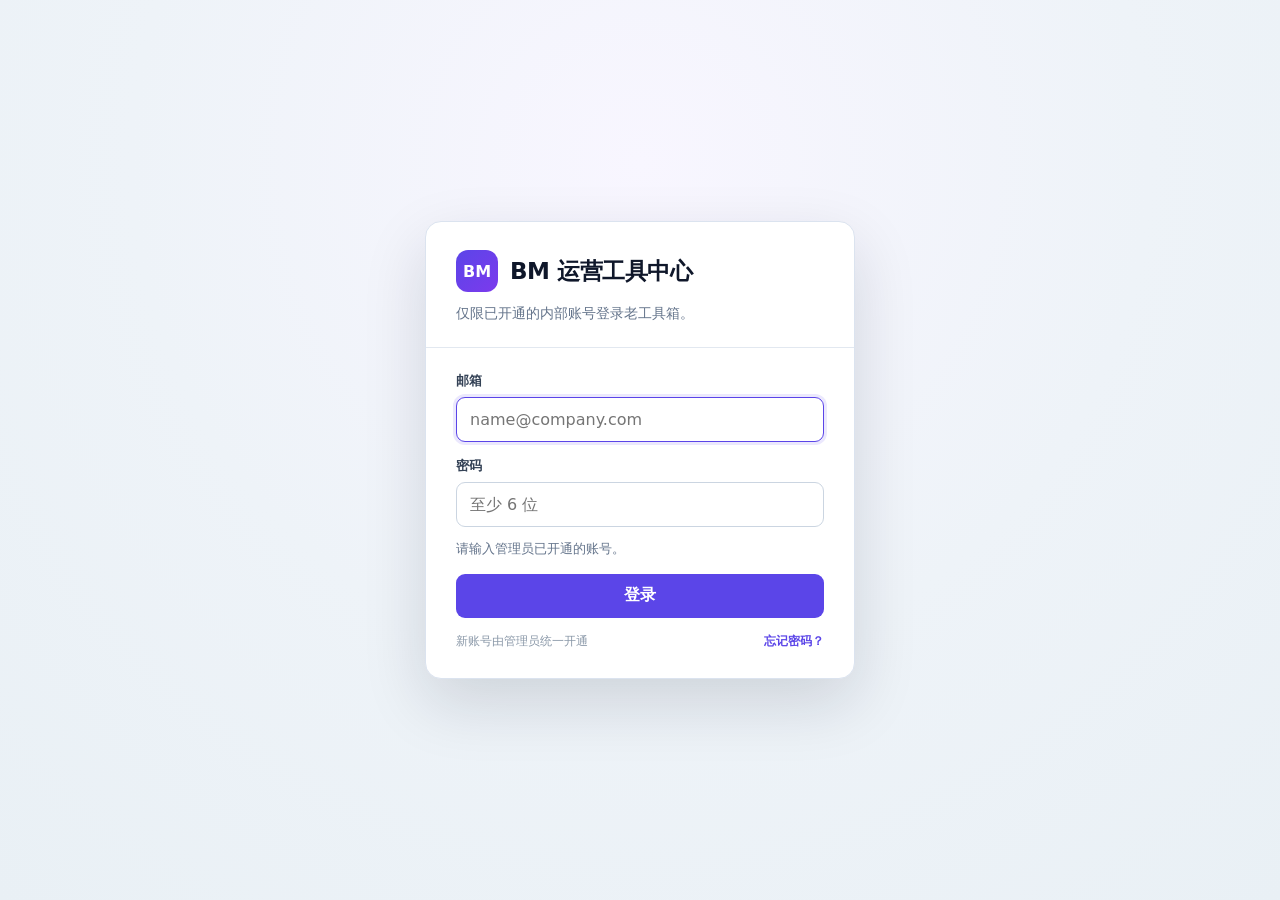
<file: index.html>
<!doctype html>
<html lang="zh-CN">
<head>
  <meta charset="UTF-8">
  <meta name="viewport" content="width=device-width, initial-scale=1.0">
  <title>BM 运营工具中心</title>
  <script>
    (function () {
      var target = "https://bm-ops-workspace.wise-mochi-2318.chatgpt.site/";
      var hash = new URLSearchParams(location.hash.replace(/^#/, ""));
      var query = new URLSearchParams(location.search);
      var isRecoveryHash = hash.get("type") === "recovery" || hash.has("error_code");
      var isPkceCallback = query.has("code");
      if (isRecoveryHash || isPkceCallback) {
        location.replace(target + location.search + location.hash);
      }
    }());
  </script>
  <script src="./assets/supabase-umd.js"></script>
  <script src="./assets/auth-gate.js?v=20260724-internal1"></script>
  <style>
    :root {
      --bg: #eef3f8;
      --panel: #ffffff;
      --text: #0f172a;
      --muted: #64748b;
      --line: #dbe3ef;
      --brand: #5b45e8;
      --brand2: #7c3aed;
      --good: #16a34a;
      --bad: #dc2626;
    }
    * { box-sizing: border-box; }
    body {
      margin: 0;
      min-height: 100vh;
      background: linear-gradient(135deg, #f5f7ff, #edf7f8);
      color: var(--text);
      font-family: Inter, system-ui, "Microsoft YaHei", Arial, sans-serif;
    }
    .shell {
      display: grid;
      grid-template-columns: 292px minmax(0, 1fr);
      min-height: 100vh;
    }
    aside {
      position: sticky;
      top: 0;
      height: 100vh;
      display: flex;
      flex-direction: column;
      gap: 14px;
      padding: 22px 16px;
      background: rgba(255,255,255,.88);
      border-right: 1px solid var(--line);
      backdrop-filter: blur(12px);
      overflow: auto;
    }
    .brand {
      padding: 8px 8px 14px;
      border-bottom: 1px solid var(--line);
    }
    .brand h1 { margin: 0; font-size: 25px; line-height: 1.2; }
    .brand p { margin: 8px 0 0; color: var(--muted); font-size: 13px; line-height: 1.6; }
    .side-card {
      display: grid;
      gap: 10px;
      padding: 12px;
      border: 1px solid #dbeafe;
      border-radius: 18px;
      background: #f8fbff;
    }
    .side-card b { font-size: 15px; }
    .side-card input,
    .side-card select {
      width: 100%;
      border: 1px solid var(--line);
      border-radius: 12px;
      background: #fff;
      padding: 10px 11px;
      color: var(--text);
      font-weight: 800;
    }
    .auth-actions, .project-actions { display: grid; grid-template-columns: 1fr 1fr; gap: 8px; }
    #loginBtn { grid-column: 1 / -1; }
    #resetPanel { display: none; gap: 8px; }
    #resetPanel.show { display: grid; }
    button, .ghost {
      border: 1px solid var(--line);
      border-radius: 14px;
      background: #fff;
      padding: 10px 12px;
      color: var(--text);
      cursor: pointer;
      font-weight: 900;
      text-decoration: none;
    }
    button.primary {
      color: #fff;
      border-color: transparent;
      background: linear-gradient(135deg, var(--brand), var(--brand2));
      box-shadow: 0 12px 24px rgba(91,69,232,.18);
    }
    button.danger { color: var(--bad); border-color: #fecaca; }
    button.link {
      width: fit-content;
      border: 0;
      background: transparent;
      padding: 0;
      color: #4f46e5;
      font-size: 12px;
      font-weight: 900;
      box-shadow: none;
    }
    button:disabled, select:disabled, input:disabled { opacity: .55; cursor: not-allowed; }
    .status {
      min-height: 18px;
      color: var(--muted);
      font-size: 12px;
      line-height: 1.5;
      font-weight: 800;
    }
    .status.ok { color: var(--good); }
    .project-name {
      color: #3730a3;
      background: #eef2ff;
      border-radius: 999px;
      padding: 6px 10px;
      font-size: 12px;
      font-weight: 900;
    }
    .nav { display: grid; gap: 10px; }
    .nav button {
      width: 100%;
      display: grid;
      gap: 4px;
      text-align: left;
      background: #fff;
      padding: 16px 18px;
    }
    .nav button span { color: var(--muted); font-size: 13px; font-weight: 800; }
    .nav button.active {
      color: #fff;
      border-color: transparent;
      background: linear-gradient(135deg, var(--brand), var(--brand2));
      box-shadow: 0 16px 32px rgba(91,69,232,.22);
    }
    .nav button.active span { color: rgba(255,255,255,.82); }
    .tip {
      margin-top: auto;
      padding: 12px;
      border: 1px solid #c7d2fe;
      border-radius: 16px;
      background: #eef2ff;
      color: #3730a3;
      font-size: 12px;
      line-height: 1.6;
      font-weight: 800;
    }
    main { min-width: 0; display: grid; grid-template-rows: minmax(0, 1fr); }
    iframe { width: 100%; height: 100%; border: 0; background: #fff; }
    @media (max-width: 900px) {
      .shell { grid-template-columns: 1fr; }
      aside { position: static; height: auto; padding: 14px; }
      .nav { grid-template-columns: 1fr 1fr; }
      .tip { margin-top: 0; }
      main { min-height: 76vh; }
    }
  </style>
</head>
<body>
  <div class="shell">
    <aside>
      <div class="brand">
        <h1>BM 运营工具中心</h1>
        <p>账号是第一层，项目是第二层。选择项目后，成本测算和商品卡分析都会读取当前项目的数据。</p>
      </div>

      <div class="side-card">
        <b>账号登录</b>
        <input id="authEmail" type="email" placeholder="邮箱">
        <input id="authPassword" type="password" placeholder="密码">
        <div class="auth-actions">
          <button class="primary" id="loginBtn">登录</button>
        </div>
        <button class="link" id="forgotPasswordBtn">忘记密码 / 重置密码</button>
        <div id="resetPanel">
          <input id="newPassword" type="password" placeholder="新密码，至少 6 位">
          <input id="confirmPassword" type="password" placeholder="确认新密码">
          <button class="primary" id="updatePasswordBtn">设置新密码</button>
        </div>
        <button class="danger" id="logoutBtn" style="display:none">退出登录</button>
        <div class="status" id="authStatus">游客模式，数据仅保存在本机或各工具本地缓存。</div>
      </div>

      <div class="side-card">
        <b>项目管理</b>
        <select id="projectSelect" disabled>
          <option value="">请先登录</option>
        </select>
        <input id="projectName" placeholder="新项目名称" disabled>
        <div class="project-actions">
          <button class="primary" id="createProjectBtn" disabled>新建项目</button>
          <button id="refreshProjectsBtn" disabled>刷新</button>
        </div>
        <div class="project-name" id="projectLabel">当前项目：未选择</div>
        <div class="status" id="projectStatus">登录后可管理多项目数据。</div>
      </div>

      <div class="nav">
        <button class="active" data-tool="profit">
          成本利润计算器
          <span>项目成本、ROI、投流空间</span>
        </button>
        <button data-tool="product-card">
          商品卡分析工具
          <span>Traffic/List、PID、诊断归因</span>
        </button>
        <button data-tool="video-analysis">
          视频素材分析工具
          <span>总表、明细、日历趋势、稳定出单</span>
        </button>
        <button data-tool="ad-creative-analysis">
          广告素材分析工具
          <span>消耗、收入、ROI、广告转化</span>
        </button>
      </div>
      <div class="tip">切换项目时，右侧工具会自动刷新。商品卡数据和成本测算数据分开保存，但都归属同一个当前项目。</div>
    </aside>
    <main>
      <iframe id="toolFrame" src="BM-profit-calculator/?v=20260810-full-excel" title="BM Tool"></iframe>
    </main>
  </div>

  <script>
    const supabaseUrl = "https://dwneujmcyuwzmflqpqxf.supabase.co";
    const supabaseAnonKey = "sb_publishable_B7sxIPezywUJNZM1YBilMQ_OSnCSxCp";
    const authLock = async (_name, _acquireTimeout, fn) => await fn();
    const supabaseGlobal = window.supabase || globalThis.supabase || (typeof supabase !== "undefined" ? supabase : null);
    const sbClient = window.__BM_SUPABASE_CLIENT__ || supabaseGlobal?.createClient(supabaseUrl, supabaseAnonKey, {
      auth: {
        storageKey: "bm_tools_auth_v1",
        lock: authLock
      }
    });
    const BM_PROJECT_KEY = "bm_current_project_v1";
    const BI_PROJECT_KEY = "product_card_bi_current_project_v1";
    const CALC_PROJECT_KEY = "profit_calculator_current_project_v1";
    const BM_PROJECT_OWNER_KEY = "bm_current_project_owner_v1";
    const BI_PROJECT_OWNER_KEY = "product_card_bi_project_owner_v1";

    const tools = {
      profit: { url: "BM-profit-calculator/?v=20260810-full-excel" },
      "product-card": { url: "BM-product-card-bi/" },
      "video-analysis": { url: "BM-video-analysis/index.html?v=20260811-large-storage" },
      "ad-creative-analysis": { url: "BM-ad-creative-analysis/index.html?v=20260805-en-headers" },
      "sku-consumption": { url: "BM-sku-consumption/" }
    };
    const navEl = document.querySelector(".nav");
    if (navEl && !navEl.querySelector('[data-tool="sku-consumption"]')) {
      navEl.insertAdjacentHTML("beforeend", `<button data-tool="sku-consumption">SKU 收入消耗归集<span>SKUID、GMV、组合拆分、周期 PID</span></button>`);
    }
    const buttons = [...document.querySelectorAll("[data-tool]")];
    const frame = document.getElementById("toolFrame");
    const authEmail = document.getElementById("authEmail");
    const authPassword = document.getElementById("authPassword");
    const authStatus = document.getElementById("authStatus");
    const resetPanel = document.getElementById("resetPanel");
    const newPassword = document.getElementById("newPassword");
    const confirmPassword = document.getElementById("confirmPassword");
    const logoutBtn = document.getElementById("logoutBtn");
    const projectSelect = document.getElementById("projectSelect");
    const projectName = document.getElementById("projectName");
    const projectLabel = document.getElementById("projectLabel");
    const projectStatus = document.getElementById("projectStatus");
    const createProjectBtn = document.getElementById("createProjectBtn");
    const refreshProjectsBtn = document.getElementById("refreshProjectsBtn");

    let currentUser = null;
    let currentProjectId = localStorage.getItem(BM_PROJECT_KEY) || "";
    let projects = [];
    let passwordRecoveryMode = false;
    let currentToolKey = location.hash.replace("#", "") || "profit";

    function setStatus(el, text, ok = false) {
      el.textContent = text;
      el.classList.toggle("ok", ok);
    }

    function withTimeout(promise, message, ms = 12000) {
      let timer;
      const timeout = new Promise((_, reject) => {
        timer = setTimeout(() => reject(new Error(message)), ms);
      });
      return Promise.race([promise, timeout]).finally(() => clearTimeout(timer));
    }

    function selectedProject() {
      return projects.find(p => p.id === currentProjectId) || null;
    }

    function syncProjectKeys(projectId) {
      currentProjectId = projectId || "";
      if (currentProjectId && currentUser?.id) {
        localStorage.setItem(BM_PROJECT_KEY, currentProjectId);
        localStorage.setItem(BI_PROJECT_KEY, currentProjectId);
        localStorage.setItem(CALC_PROJECT_KEY, currentProjectId);
        localStorage.setItem(BM_PROJECT_OWNER_KEY, currentUser.id);
        localStorage.setItem(BI_PROJECT_OWNER_KEY, currentUser.id);
      } else {
        localStorage.removeItem(BM_PROJECT_KEY);
        localStorage.removeItem(BI_PROJECT_KEY);
        localStorage.removeItem(CALC_PROJECT_KEY);
        localStorage.removeItem(BM_PROJECT_OWNER_KEY);
        localStorage.removeItem(BI_PROJECT_OWNER_KEY);
      }
      const project = selectedProject();
      projectLabel.textContent = `当前项目：${project ? project.name : "未选择"}`;
      projectSelect.value = currentProjectId;
    }

    function toolFrameUrl(key = currentToolKey) {
      const tool = tools[key] || tools.profit;
      const params = new URLSearchParams();
      if (currentProjectId) params.set("project", currentProjectId);
      params.set("v", Date.now().toString());
      return `${tool.url}?${params.toString()}`;
    }

    function refreshToolFrame() {
      frame.src = toolFrameUrl();
    }

    function hideEmbeddedAuth() {
      try {
        const doc = frame.contentDocument;
        if (!doc) return;
        const style = doc.createElement("style");
        style.textContent = `.auth-box,.authPanel{display:none!important}`;
        doc.head.appendChild(style);
      } catch {}
    }

    function renderProjects() {
      projectSelect.innerHTML = "";
      if (!currentUser) {
        projectSelect.innerHTML = `<option value="">请先登录</option>`;
        projectSelect.disabled = true;
        projectName.disabled = true;
        createProjectBtn.disabled = true;
        refreshProjectsBtn.disabled = true;
        syncProjectKeys("");
        return;
      }
      projectSelect.disabled = !projects.length;
      projectName.disabled = false;
      createProjectBtn.disabled = false;
      refreshProjectsBtn.disabled = false;
      if (!projects.length) {
        projectSelect.innerHTML = `<option value="">暂无项目</option>`;
      } else {
        projectSelect.innerHTML = projects.map(p => `<option value="${p.id}">${p.name}</option>`).join("");
      }
      const rememberedOwner = localStorage.getItem(BM_PROJECT_OWNER_KEY);
      const remembered = rememberedOwner === currentUser?.id ? localStorage.getItem(BM_PROJECT_KEY) : "";
      const nextProjectId = projects.some(p => p.id === currentProjectId) ? currentProjectId
        : projects.some(p => p.id === remembered) ? remembered
        : projects[0]?.id || "";
      syncProjectKeys(nextProjectId);
    }

    async function ensureDefaultProject() {
      if (!currentUser || projects.length) return;
      const { data, error } = await withTimeout(sbClient
        .from("bi_projects")
        .insert({ user_id: currentUser.id, name: "默认项目" })
        .select()
        .single(), "创建默认项目超时，请稍后重试。");
      if (error) {
        setStatus(projectStatus, `创建默认项目失败：${error.message}`);
        return;
      }
      await withTimeout(sbClient.from("bi_project_states").upsert({
        project_id: data.id,
        user_id: currentUser.id,
        data: { traffic: {}, list: {} },
        updated_at: new Date().toISOString()
      }), "初始化默认项目超时，请稍后重试。");
      projects = [data];
    }

    async function loadProjects(refreshFrame = false) {
      if (!currentUser) return;
      setStatus(projectStatus, "读取项目列表...");
      try {
        const { data, error } = await withTimeout(sbClient
        .from("bi_projects")
        .select("id,name,created_at,updated_at")
        .eq("user_id", currentUser.id)
        .eq("active", true)
        .order("updated_at", { ascending: false }), "读取项目列表超时，请检查网络或刷新页面。");
        if (error) {
          setStatus(projectStatus, `读取项目失败：${error.message}`);
          return;
        }
        projects = data || [];
        await ensureDefaultProject();
        renderProjects();
        setStatus(projectStatus, `已加载 ${projects.length} 个项目`, true);
        if (refreshFrame) refreshToolFrame();
      } catch (err) {
        setStatus(projectStatus, err.message || "读取项目失败，请稍后重试。");
      }
    }

    async function updateAuthUi(refreshFrame = false) {
      if (!sbClient) {
        setStatus(authStatus, "登录模块加载失败，请刷新页面。");
        return;
      }
      const beforeProjectId = currentProjectId;
      const { data } = await withTimeout(sbClient.auth.getSession(), "读取登录状态超时，请刷新页面。", 8000);
      currentUser = data.session?.user || null;
      logoutBtn.style.display = currentUser ? "" : "none";
      if (currentUser) {
        authEmail.value = currentUser.email || authEmail.value;
        setStatus(authStatus, `${currentUser.email || "已登录"}`, true);
        await loadProjects(false);
        if (refreshFrame && beforeProjectId !== currentProjectId) refreshToolFrame();
      } else {
        projects = [];
        renderProjects();
        setStatus(authStatus, "游客模式，数据仅保存在本机或各工具本地缓存。", false);
        setStatus(projectStatus, "登录后可管理多项目数据。");
      }
    }

    async function login() {
      const email = authEmail.value.trim();
      const password = authPassword.value;
      if (!email || !password) return setStatus(authStatus, "请输入邮箱和密码");
      if (!sbClient) return setStatus(authStatus, "登录模块加载失败，请刷新页面。");
      loginBtn.disabled = true;
      setStatus(authStatus, "登录中...");
      try {
        const { data, error } = await withTimeout(
          sbClient.auth.signInWithPassword({ email, password }),
          "登录超时：请检查网络，或刷新页面后重试。",
          12000
        );
        if (error) return setStatus(authStatus, `登录失败：${error.message}`);
        currentUser = data.user;
        setStatus(authStatus, `${data.user?.email || "已登录"}`, true);
        await loadProjects(true);
      } catch (err) {
        setStatus(authStatus, err.message || "登录失败，请稍后重试。");
      } finally {
        loginBtn.disabled = false;
      }
    }

    function resetRedirectUrl() {
      return "https://alakito.github.io/BM/";
    }

    async function sendPasswordReset() {
      const email = authEmail.value.trim();
      if (!email) return setStatus(authStatus, "请输入邮箱后再重置密码。");
      if (!sbClient) return setStatus(authStatus, "登录模块加载失败，请刷新页面。");
      forgotPasswordBtn.disabled = true;
      setStatus(authStatus, "正在发送重置邮件...");
      try {
        const { error } = await withTimeout(
          sbClient.auth.resetPasswordForEmail(email, { redirectTo: resetRedirectUrl() }),
          "发送重置邮件超时，请稍后重试。",
          12000
        );
        if (error) return setStatus(authStatus, `发送失败：${error.message}`);
        setStatus(authStatus, "重置邮件已发送，请打开邮箱里的链接设置新密码。", true);
      } catch (err) {
        setStatus(authStatus, err.message || "发送重置邮件失败，请稍后重试。");
      } finally {
        forgotPasswordBtn.disabled = false;
      }
    }

    async function updatePassword() {
      const next = newPassword.value;
      const confirm = confirmPassword.value;
      if (!next || next.length < 6) return setStatus(authStatus, "新密码至少需要 6 位。");
      if (next !== confirm) return setStatus(authStatus, "两次输入的新密码不一致。");
      if (!sbClient) return setStatus(authStatus, "登录模块加载失败，请刷新页面。");
      updatePasswordBtn.disabled = true;
      setStatus(authStatus, "正在设置新密码...");
      try {
        const { data, error } = await withTimeout(
          sbClient.auth.updateUser({ password: next }),
          "设置新密码超时，请重新打开邮件链接再试。",
          12000
        );
        if (error) return setStatus(authStatus, `设置失败：${error.message}`);
        passwordRecoveryMode = false;
        resetPanel.classList.remove("show");
        newPassword.value = "";
        confirmPassword.value = "";
        currentUser = data.user || currentUser;
        setStatus(authStatus, "新密码已设置成功，之后请用新密码登录。", true);
        await updateAuthUi(true);
      } catch (err) {
        setStatus(authStatus, err.message || "设置新密码失败，请重新打开邮件链接再试。");
      } finally {
        updatePasswordBtn.disabled = false;
      }
    }

    async function logout() {
      if (sbClient) await withTimeout(sbClient.auth.signOut(), "退出登录超时，请刷新页面。", 8000).catch(() => {});
      currentUser = null;
      projects = [];
      passwordRecoveryMode = false;
      resetPanel.classList.remove("show");
      renderProjects();
      setStatus(authStatus, "已退出登录。");
      refreshToolFrame();
    }

    async function createProject() {
      if (!currentUser) return setStatus(projectStatus, "请先登录");
      const name = projectName.value.trim();
      if (!name) return setStatus(projectStatus, "请输入项目名称");
      setStatus(projectStatus, "新建项目中...");
      const { data, error } = await withTimeout(sbClient
        .from("bi_projects")
        .insert({ user_id: currentUser.id, name })
        .select()
        .single(), "新建项目超时，请稍后重试。");
      if (error) return setStatus(projectStatus, `新建失败：${error.message}`);
      await withTimeout(sbClient.from("bi_project_states").upsert({
        project_id: data.id,
        user_id: currentUser.id,
        data: { traffic: {}, list: {} },
        updated_at: new Date().toISOString()
      }), "初始化项目超时，请稍后重试。");
      projects = [data, ...projects];
      projectName.value = "";
      syncProjectKeys(data.id);
      renderProjects();
      setStatus(projectStatus, `已新建项目：${data.name}`, true);
      refreshToolFrame();
    }

    function selectTool(key, push = true) {
      currentToolKey = tools[key] ? key : "profit";
      buttons.forEach(btn => btn.classList.toggle("active", btn.dataset.tool === key));
      frame.src = toolFrameUrl(currentToolKey);
      if (push) history.replaceState(null, "", "#" + currentToolKey);
    }

    const loginBtn = document.getElementById("loginBtn");
    const forgotPasswordBtn = document.getElementById("forgotPasswordBtn");
    const updatePasswordBtn = document.getElementById("updatePasswordBtn");
    loginBtn.addEventListener("click", login);
    forgotPasswordBtn.addEventListener("click", sendPasswordReset);
    updatePasswordBtn.addEventListener("click", updatePassword);
    logoutBtn.addEventListener("click", logout);
    createProjectBtn.addEventListener("click", createProject);
    refreshProjectsBtn.addEventListener("click", () => loadProjects(true));
    projectSelect.addEventListener("change", e => {
      syncProjectKeys(e.target.value);
      setStatus(projectStatus, `已切换项目：${selectedProject()?.name || "未选择"}`, true);
      refreshToolFrame();
    });
    buttons.forEach(btn => btn.addEventListener("click", () => selectTool(btn.dataset.tool)));
    window.addEventListener("hashchange", () => selectTool(location.hash.replace("#", "") || "profit", false));
    frame.addEventListener("load", () => setTimeout(hideEmbeddedAuth, 100));
    if (sbClient) sbClient.auth.onAuthStateChange((event) => {
      if (event === "PASSWORD_RECOVERY") {
        passwordRecoveryMode = true;
        resetPanel.classList.add("show");
        setStatus(authStatus, "请输入新密码完成重置。", true);
        return;
      }
      updateAuthUi(false).catch(err => setStatus(authStatus, err.message || "读取登录状态失败。"));
    });

    selectTool(currentToolKey, false);
    updateAuthUi(false).catch(err => setStatus(authStatus, err.message || "读取登录状态失败。"));
  </script>
</body>
</html>
</file>
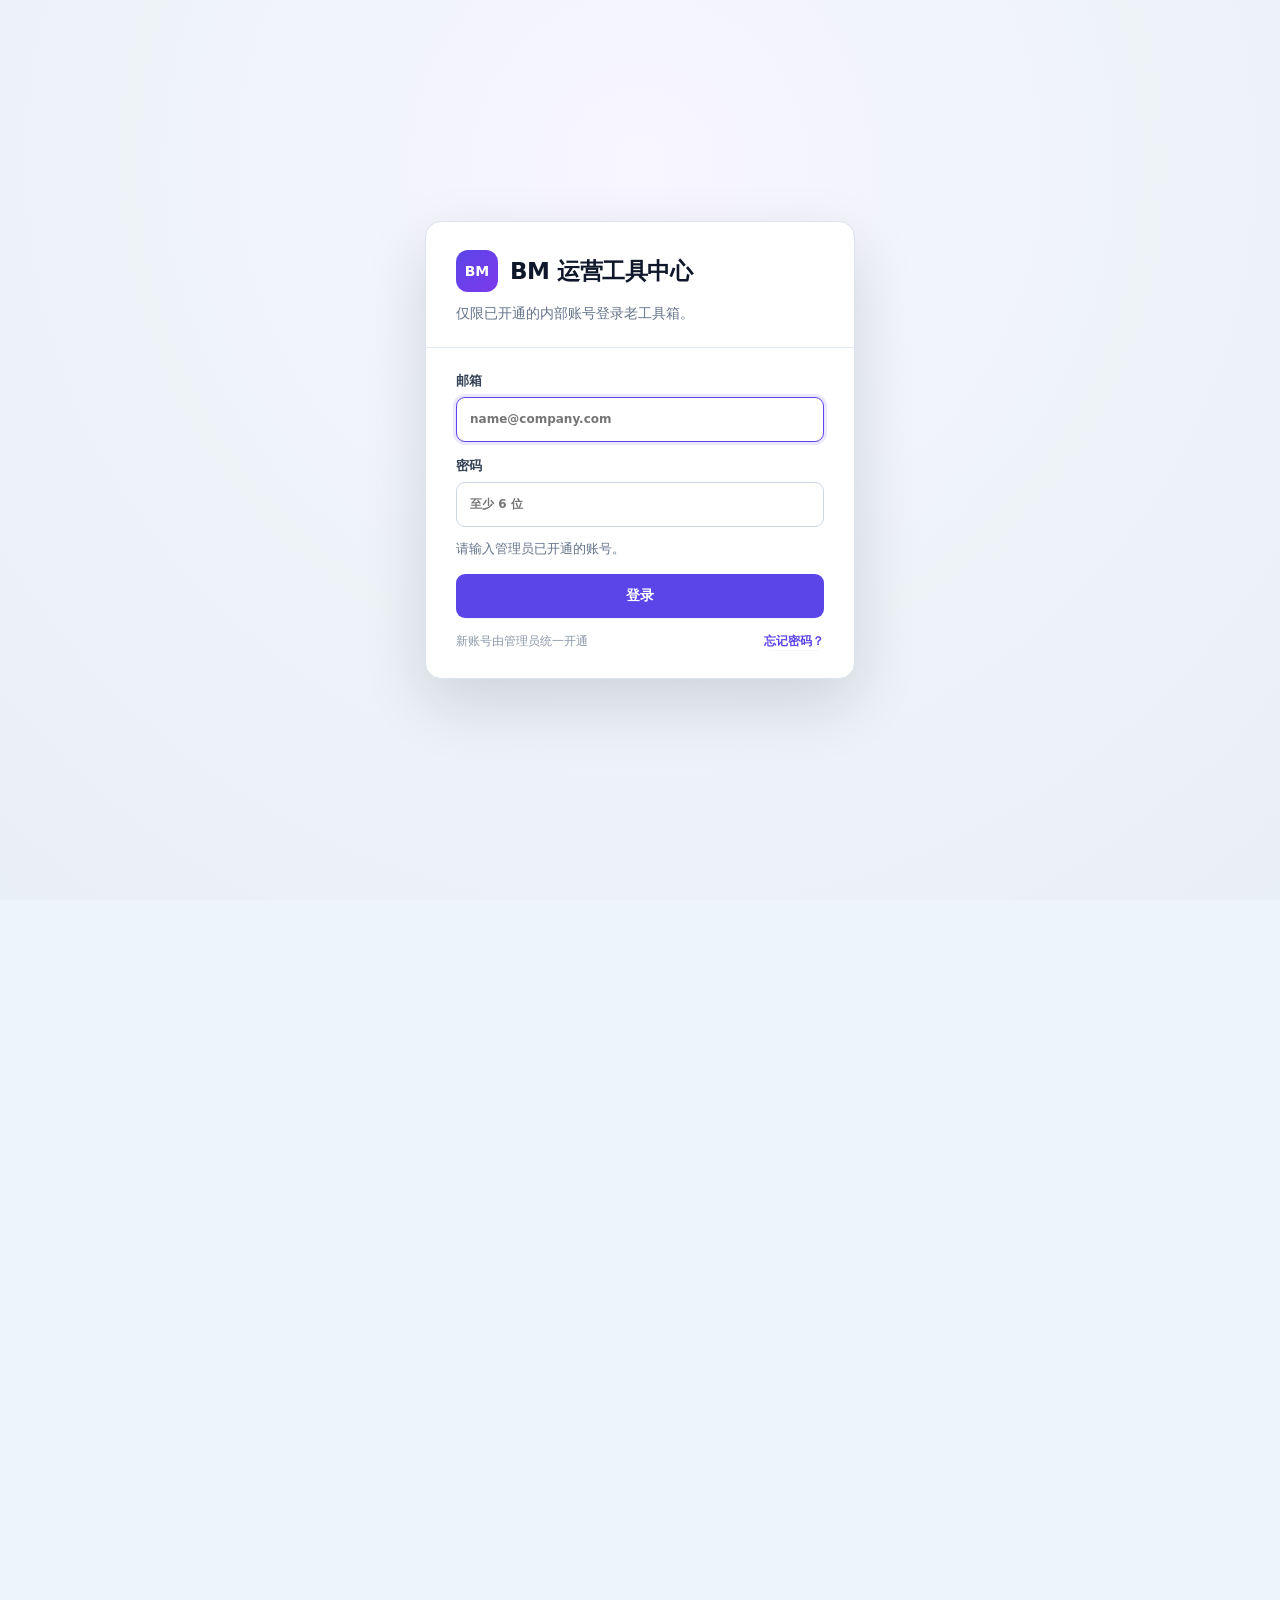
<file: BM-ad-creative-analysis/index.html>
<!doctype html>
<html lang="zh-CN">
<head>
  <meta charset="utf-8">
  <meta name="viewport" content="width=device-width, initial-scale=1">
  <title>BM-TikTok Shop TH 广告素材分析工具</title>
  <script src="../assets/supabase-umd.js"></script>
  <script src="../assets/auth-gate.js?v=20260724-internal1"></script>
  <style>
    :root {
      --bg: #eef4fb;
      --panel: #fff;
      --ink: #0f172a;
      --muted: #64748b;
      --line: #dfe7f3;
      --soft: #f8fafc;
      --primary: #6741d9;
      --primary2: #4f46e5;
      --green: #16a34a;
      --red: #ef4444;
      --orange: #d97706;
      --shadow: 0 18px 36px rgba(15, 23, 42, .06);
    }
    * { box-sizing: border-box; }
    body {
      margin: 0;
      background: var(--bg);
      color: var(--ink);
      font-family: Inter, "Microsoft YaHei", "PingFang SC", Arial, sans-serif;
      font-size: 14px;
    }
    header {
      position: sticky;
      top: 0;
      z-index: 20;
      background: rgba(255,255,255,.94);
      border-bottom: 1px solid var(--line);
      backdrop-filter: blur(12px);
    }
    .topbar {
      display: flex;
      justify-content: space-between;
      align-items: center;
      gap: 16px;
      padding: 18px 28px;
    }
    h1 { margin: 0; font-size: 26px; line-height: 1.25; font-weight: 900; }
    h2 { margin: 0; font-size: 20px; font-weight: 900; }
    .subtitle { margin: 7px 0 0; color: var(--muted); font-size: 13px; font-weight: 800; }
    main { padding: 22px 28px 40px; }
    .actions, .filters, .chart-tools { display: flex; flex-wrap: wrap; gap: 10px; align-items: end; }
    button, .file-label {
      border: 1px solid var(--line);
      background: #fff;
      color: var(--ink);
      border-radius: 12px;
      padding: 10px 14px;
      font-weight: 900;
      cursor: pointer;
      box-shadow: 0 1px 0 rgba(15,23,42,.03);
    }
    button.primary, .file-label {
      color: #fff;
      border-color: transparent;
      background: linear-gradient(135deg, var(--primary), var(--primary2));
      box-shadow: 0 12px 24px rgba(91,69,232,.18);
    }
    button.danger { color: var(--red); border-color: #fecaca; background: #fff; }
    input, select {
      width: 100%;
      min-width: 0;
      padding: 9px 11px;
      border: 1px solid #f3c98b;
      border-radius: 10px;
      background: #fffdf8;
      color: var(--ink);
      font-weight: 800;
    }
    input[type="file"] { display: none; }
    input.meta-input {
      width: 104px;
      padding: 6px 8px;
      font-size: 12px;
    }
    .meta-cell {
      min-width: 110px;
      white-space: nowrap;
    }
    .meta-text {
      font-weight: 800;
    }
    .meta-empty {
      color: var(--muted);
    }
    .meta-actions {
      display: inline-flex;
      gap: 4px;
      margin-left: 6px;
      vertical-align: middle;
    }
    button.meta-mini {
      padding: 4px 7px;
      border-radius: 999px;
      font-size: 11px;
      line-height: 1;
      box-shadow: none;
    }
    button.meta-save {
      color: #fff;
      border-color: transparent;
      background: var(--primary);
    }
    label { min-width: 145px; color: var(--muted); font-size: 12px; font-weight: 900; }
    .filters .wide { min-width: 260px; }
    .panel {
      background: var(--panel);
      border: 1px solid var(--line);
      border-radius: 20px;
      box-shadow: var(--shadow);
      overflow: hidden;
      margin-bottom: 14px;
    }
    .panel > h2 { padding: 16px 18px; border-bottom: 1px solid var(--line); background: #fff; }
    .panel-heading {
      display: flex;
      align-items: center;
      justify-content: space-between;
      gap: 12px;
      padding: 12px 16px 12px 18px;
      border-bottom: 1px solid var(--line);
      background: #fff;
    }
    .panel-heading h2 { padding: 0; border: 0; }
    button.module-export-button { padding: 7px 11px; border-radius: 10px; font-size: 12px; white-space: nowrap; }
    .panel-body { padding: 16px 18px; }
    .note { color: var(--muted); font-size: 13px; line-height: 1.7; }
    .kpis {
      display: grid;
      grid-template-columns: repeat(5, minmax(180px, 1fr));
      gap: 14px;
      margin-bottom: 14px;
    }
    .kpi {
      background: #fff;
      border-radius: 18px;
      border: 1px solid var(--line);
      padding: 18px;
      box-shadow: var(--shadow);
    }
    .kpi .label { color: var(--muted); font-size: 13px; font-weight: 900; }
    .kpi .value { margin: 10px 0; font-size: 28px; font-weight: 900; }
    .kpi .sub { color: var(--muted); font-size: 12px; font-weight: 800; }
    .good { color: var(--green); }
    .bad { color: var(--red); }
    .mid { color: var(--orange); }
    .grid.two { display: grid; grid-template-columns: minmax(430px, .95fr) minmax(520px, 1.25fr); gap: 14px; }
    .scroll { overflow: auto; max-height: 68vh; border: 1px solid var(--line); border-radius: 16px; background: #fff; }
    .compact-scroll { max-height: 34vh; }
    table { width: 100%; min-width: 1180px; border-collapse: collapse; table-layout: auto; background: #fff; }
    #recentTable { min-width: 1700px; }
    #topTable, #stableDetailTable { min-width: 1900px; }
    #trendTable { min-width: 1460px; }
    #periodCompareTable { min-width: 1260px; }
    th, td { border: 0; border-bottom: 1px solid var(--line); padding: 10px 11px; vertical-align: middle; overflow-wrap: anywhere; }
    th { position: sticky; top: 0; z-index: 2; background: #f8fafc; color: var(--ink); font-weight: 900; text-align: left; }
    td.num, th.num { text-align: right; white-space: nowrap; }
    tr:nth-child(even) td { background: #fbfdff; }
    .center { text-align: center; }
    .formula-strip {
      display: grid;
      gap: 8px;
      margin-top: 12px;
      padding: 12px;
      border: 1px solid #dbeafe;
      border-radius: 14px;
      background: #eff6ff;
    }
    .formula-item { color: #475569; font-size: 13px; line-height: 1.65; }
    .analysis-box {
      margin-top: 12px;
      padding: 12px 14px;
      border: 1px solid #bfdbfe;
      background: #f8fbff;
      border-radius: 14px;
      color: #334155;
      line-height: 1.75;
    }
    .analysis-box strong { display: block; margin-bottom: 4px; color: #0f172a; }
    .analysis-box ul { margin: 0; padding-left: 18px; }
    .metric-group {
      min-width: 270px;
      padding: 10px;
      border: 1px solid var(--line);
      border-radius: 14px;
      background: #fff;
    }
    .metric-title { margin-bottom: 8px; color: var(--muted); font-size: 12px; font-weight: 900; }
    .metric-options { display: flex; flex-wrap: wrap; gap: 8px; }
    .metric-options label {
      min-width: 0;
      display: inline-flex;
      align-items: center;
      gap: 5px;
      color: var(--ink);
      font-size: 12px;
      font-weight: 900;
    }
    .metric-options input { width: 14px; padding: 0; }
    .chart-wrap {
      min-height: 320px;
      margin-bottom: 10px;
      border: 1px solid var(--line);
      border-radius: 16px;
      background: #fff;
      overflow: hidden;
    }
    .chart-wrap svg { display: block; width: 100%; height: 320px; }
    .chart-empty { padding: 90px 18px; color: var(--muted); font-weight: 900; text-align: center; }
    .calendar-grid {
      display: grid;
      grid-template-columns: repeat(7, minmax(150px, 1fr));
      gap: 10px;
    }
    .weekday { color: var(--muted); text-align: center; font-weight: 900; }
    .day-card {
      min-height: 126px;
      border: 1px solid var(--line);
      border-radius: 14px;
      padding: 10px;
      background: #fff;
    }
    .day-card.empty { background: transparent; border-color: transparent; box-shadow: none; }
    .day-head { display: flex; justify-content: space-between; gap: 8px; align-items: center; font-weight: 900; }
    .day-head span { color: var(--muted); font-size: 12px; }
    .day-main { margin: 7px 0 5px; display: flex; align-items: baseline; justify-content: space-between; gap: 8px; }
    .day-main b { font-size: 22px; }
    .day-main span { color: var(--muted); font-size: 12px; font-weight: 800; }
    .day-metrics { display: grid; grid-template-columns: 1fr 1fr; gap: 5px 10px; color: var(--muted); font-size: 12px; }
    .bar { height: 7px; border-radius: 999px; background: #e2e8f0; overflow: hidden; }
    .bar span { display: block; height: 100%; background: linear-gradient(90deg, var(--primary), var(--primary2)); border-radius: inherit; }
    @media (max-width: 980px) {
      main, .topbar { padding-left: 14px; padding-right: 14px; }
      .grid.two, .kpis, .calendar-grid { grid-template-columns: 1fr; }
      table { min-width: 1000px; }
    }
  </style>
</head>
<body>
  <header>
    <div class="topbar">
      <div>
        <h1>BM-TikTok Shop TH 广告素材分析工具</h1>
        <p class="subtitle">导入广告端创意素材表现表，查看素材消耗、收入、ROI、点击与转化趋势。</p>
      </div>
      <div class="actions">
        <button class="primary" id="saveData">保存数据</button>
        <button id="clearCache">清除缓存</button>
        <button class="primary" id="exportSnapshot">导出分析CSV</button>
        <button class="danger" id="clearData">清空广告数据</button>
      </div>
    </div>
  </header>
  <main>
    <section class="panel">
      <h2>数据导入与分析口径</h2>
      <div class="panel-body">
        <div class="actions" style="margin-bottom:10px">
          <label class="file-label" for="detailFile">导入广告素材表</label>
          <input id="detailFile" type="file" accept=".xlsx,.xls,.csv">
          <label class="file-label" for="metadataFile">导入发布信息表</label>
          <input id="metadataFile" type="file" accept=".xlsx,.xls,.csv">
          <button class="primary save-data-action" id="saveDataInline" type="button">保存数据</button>
          <button class="clear-cache-action" id="clearCacheInline" type="button">清除缓存</button>
          <span class="note" id="importStatus">支持 Creatives video data 表。可以连续导入多天，系统会按文件日期累计；重复导入同日同视频同商品会覆盖。</span>
          <span class="note" id="metadataStatus">可选：导入发布信息汇总后，用 VID 优先、ID 兜底补充产品/方向/KOL-KOC/批次。</span>
        </div>
        <div class="filters" id="controls"></div>
        <p class="note">消耗读取“成本”，收入读取“总收入”。模块汇总统一按 收入合计 / 消耗合计 回算 ROI，按 点击合计 / 曝光合计 回算 CTR，按 SKU订单合计 / 点击合计 回算广告转化率；源表率字段保留在导出明细中供核对。</p>
      </div>
    </section>

    <div class="kpis" id="kpis"></div>

    <section class="panel">
      <div class="panel-heading"><h2>基期 vs 对比期</h2><button class="module-export-button" data-export-ad-module="period" type="button">导出计算</button></div>
      <div class="panel-body">
        <div class="scroll compact-scroll"><table id="periodCompareTable"></table></div>
        <div class="analysis-box" id="periodCompareAnalysis"></div>
      </div>
    </section>

    <section class="panel">
      <div class="panel-heading"><h2>每日广告素材表现日历</h2><button class="module-export-button" data-export-ad-module="calendar" type="button">导出计算</button></div>
      <div class="panel-body">
        <div class="calendar-grid" id="calendar"></div>
        <div class="formula-strip">
          <div class="formula-item"><b>稳单</b>当天属于“稳定成交素材”的 SKU 订单合计；稳定素材由“稳定成交天数”和“稳定日均订单”阈值共同判断。</div>
          <div class="formula-item"><b>CTR</b>按 商品广告点击数合计 / 商品广告曝光数合计 计算。</div>
          <div class="formula-item"><b>转化</b>按 SKU订单数合计 / 商品广告点击数合计 计算。</div>
          <div class="formula-item"><b>ROI</b>按 总收入合计 / 成本合计 计算。这里的收入、消耗均为广告端素材口径。</div>
        </div>
        <div class="analysis-box" id="calendarAnalysis"></div>
      </div>
    </section>

    <div class="grid two" style="margin-top:12px">
      <section class="panel">
        <div class="panel-heading"><h2>总体基准 vs 稳定成交基准</h2><button class="module-export-button" data-export-ad-module="baseline" type="button">导出计算</button></div>
        <div class="panel-body">
          <div class="scroll compact-scroll"><table id="baselineTable"></table></div>
          <div class="analysis-box" id="baselineAnalysis"></div>
        </div>
      </section>
      <section class="panel">
        <div class="panel-heading"><h2>最近新发布广告素材表现</h2><button class="module-export-button" data-export-ad-module="recent" type="button">导出计算</button></div>
        <div class="panel-body">
          <div class="scroll compact-scroll"><table id="recentTable"></table></div>
          <div class="analysis-box" id="recentAnalysis"></div>
        </div>
      </section>
    </div>

    <section class="panel" style="margin-top:12px">
      <div class="panel-heading"><h2>周期内收入好的广告素材</h2><button class="module-export-button" data-export-ad-module="top" type="button">导出计算</button></div>
      <div class="panel-body">
        <div class="scroll"><table id="topTable"></table></div>
        <div class="analysis-box" id="topAnalysis"></div>
      </div>
    </section>

    <div class="grid two" style="margin-top:12px">
      <section class="panel">
        <div class="panel-heading"><h2>周期趋势变化</h2><button class="module-export-button" data-export-ad-module="trend" type="button">导出计算</button></div>
        <div class="panel-body">
          <div class="chart-tools">
            <div class="metric-group">
              <div class="metric-title">数值柱形（可多选）</div>
              <div class="metric-options" id="trendValueMetrics"></div>
            </div>
            <div class="metric-group">
              <div class="metric-title">率指标折线（可多选）</div>
              <div class="metric-options" id="trendRateMetrics"></div>
            </div>
          </div>
          <div class="chart-wrap" id="trendChart"></div>
          <div class="scroll"><table id="trendTable"></table></div>
          <div class="analysis-box" id="trendAnalysis"></div>
        </div>
      </section>
      <section class="panel">
        <div class="panel-heading"><h2>稳定成交广告素材变化详情</h2><button class="module-export-button" data-export-ad-module="stable" type="button">导出计算</button></div>
        <div class="panel-body">
          <div class="chart-tools">
            <label class="wide">稳定素材筛选<select id="stableVideoFilter"></select></label>
            <div class="metric-group">
              <div class="metric-title">数值柱形（可多选）</div>
              <div class="metric-options" id="stableValueMetrics"></div>
            </div>
            <div class="metric-group">
              <div class="metric-title">率指标折线（可多选）</div>
              <div class="metric-options" id="stableRateMetrics"></div>
            </div>
          </div>
          <div class="chart-wrap" id="stableChart"></div>
          <div class="scroll"><table id="stableDetailTable"></table></div>
          <div class="analysis-box" id="stableDetailAnalysis"></div>
        </div>
      </section>
    </div>
  </main>

  <script src="../BM-profit-calculator/xlsx-js-style.min.js"></script>
  <script>
    const money0 = new Intl.NumberFormat("en-US", { maximumFractionDigits: 0 });
    const money2 = new Intl.NumberFormat("en-US", { minimumFractionDigits: 2, maximumFractionDigits: 2 });
    const stateKeyBase = "bmAdCreativeAnalysisStateV1";
    const stateDbName = "bmAdCreativeAnalysisDB";
    const stateStoreName = "states";
    const defaultState = {
      detailRows: [],
      detailFileName: "",
      metadataRows: [],
      metadataFileName: "",
      minSpend: 0,
      recentDays: 7,
      stableMinOrderDays: 1,
      stableMinDailyOrders: 1,
      topLimit: 30,
      analysisStart: "",
      analysisEnd: "",
      baseStart: "",
      baseEnd: "",
      compareStart: "",
      compareEnd: "",
      search: "",
      metaProduct: "",
      metaDirection: "",
      metaType: "",
      metaLot: "",
      trendValueMetrics: ["spend", "revenue"],
      trendRateMetrics: ["roi"],
      stableVideoKey: "",
      stableValueMetrics: ["spend", "revenue"],
      stableRateMetrics: ["roi"]
    };

    const valueMetrics = [
      { key: "spend", label: "消耗", picker: row => row.all.spend, format: money },
      { key: "revenue", label: "收入", picker: row => row.all.revenue, format: money },
      { key: "orders", label: "订单", picker: row => row.all.orders, format: money },
      { key: "exposure", label: "广告曝光", picker: row => row.all.exposure, format: value => money0.format(num(value)) },
      { key: "clicks", label: "广告点击", picker: row => row.all.clicks, format: value => money0.format(num(value)) }
    ];
    const rateMetrics = [
      { key: "roi", label: "ROI", picker: row => row.allRoi, format: ratio },
      { key: "avgOrderCost", label: "平均下单成本", picker: row => row.allAvgOrderCost, format: money },
      { key: "ctr", label: "广告点击率", picker: row => row.allCtr, format: pct },
      { key: "conversion", label: "广告转化率", picker: row => row.allConversion, format: pct },
      { key: "play2Rate", label: "2秒播放率", picker: row => row.allPlay2Rate, format: pct },
      { key: "play6Rate", label: "6秒播放率", picker: row => row.allPlay6Rate, format: pct }
    ];
    let state = structuredClone(defaultState);
    let hasUnsavedChanges = false;

    function projectId() {
      return new URLSearchParams(location.search).get("project") || localStorage.getItem("bm_current_project_v1") || "";
    }
    function scopedKey() {
      const id = projectId();
      return id ? `${stateKeyBase}_${id}` : stateKeyBase;
    }
    function loadState() {
      try {
        const parsed = JSON.parse(localStorage.getItem(scopedKey()) || "{}");
        return normalizeState({ ...structuredClone(defaultState), ...parsed });
      } catch {
        return structuredClone(defaultState);
      }
    }
    function openStateDb() {
      return new Promise((resolve, reject) => {
        if (!window.indexedDB) {
          reject(new Error("当前浏览器不支持大容量本地数据库 IndexedDB。"));
          return;
        }
        const request = indexedDB.open(stateDbName, 1);
        request.onupgradeneeded = () => {
          const db = request.result;
          if (!db.objectStoreNames.contains(stateStoreName)) db.createObjectStore(stateStoreName);
        };
        request.onsuccess = () => resolve(request.result);
        request.onerror = () => reject(request.error || new Error("打开本地数据库失败。"));
      });
    }
    function readIndexedState(key) {
      return openStateDb().then(db => new Promise((resolve, reject) => {
        const tx = db.transaction(stateStoreName, "readonly");
        const request = tx.objectStore(stateStoreName).get(key);
        request.onsuccess = () => resolve(request.result || null);
        request.onerror = () => reject(request.error || new Error("读取本地数据库失败。"));
        tx.oncomplete = () => db.close();
        tx.onerror = () => {
          db.close();
          reject(tx.error || new Error("读取本地数据库失败。"));
        };
      }));
    }
    function writeIndexedState(key, value) {
      return openStateDb().then(db => new Promise((resolve, reject) => {
        const tx = db.transaction(stateStoreName, "readwrite");
        tx.objectStore(stateStoreName).put(value, key);
        tx.oncomplete = () => {
          db.close();
          resolve();
        };
        tx.onerror = () => {
          db.close();
          reject(tx.error || new Error("写入本地数据库失败。"));
        };
      }));
    }
    function deleteIndexedState(key) {
      return openStateDb().then(db => new Promise((resolve, reject) => {
        const tx = db.transaction(stateStoreName, "readwrite");
        tx.objectStore(stateStoreName).delete(key);
        tx.oncomplete = () => {
          db.close();
          resolve();
        };
        tx.onerror = () => {
          db.close();
          reject(tx.error || new Error("清除本地数据库失败。"));
        };
      })).catch(() => {});
    }
    async function loadPersistedState() {
      try {
        const indexed = await readIndexedState(scopedKey());
        if (indexed) return normalizeState({ ...structuredClone(defaultState), ...indexed });
      } catch {}
      return loadState();
    }
    async function saveState() {
      state = normalizeState(state);
      const key = scopedKey();
      try {
        await writeIndexedState(key, state);
        localStorage.removeItem(key);
      } catch (error) {
        throw new Error(`浏览器大容量本地数据库写入失败。${error.message || error}`);
      }
    }
    async function clearSavedState() {
      Object.keys(localStorage)
        .filter(key => key === stateKeyBase || key.startsWith(`${stateKeyBase}_`))
        .forEach(key => localStorage.removeItem(key));
      await deleteIndexedState(scopedKey());
    }
    function markUnsaved(statusId, message) {
      hasUnsavedChanges = true;
      updateSaveButton();
      if (statusId && message) {
        const status = document.getElementById(statusId);
        if (status) status.textContent = message;
      }
    }
    function markSaved(statusId, message) {
      hasUnsavedChanges = false;
      updateSaveButton();
      if (statusId && message) {
        const status = document.getElementById(statusId);
        if (status) status.textContent = message;
      }
    }
    function updateSaveButton() {
      document.querySelectorAll("#saveData, #saveDataInline").forEach(button => {
        button.textContent = hasUnsavedChanges ? "保存数据*" : "保存数据";
        button.title = hasUnsavedChanges ? "当前页面有未保存的数据或设置" : "当前页面数据已保存";
      });
    }
    function normalizeState(next) {
      if (!Array.isArray(next.detailRows)) next.detailRows = [];
      if (!Array.isArray(next.metadataRows)) next.metadataRows = [];
      next.detailRows = next.detailRows.map(compactAdDetailRow);
      next.metadataRows = next.metadataRows.map(compactMetadataRow);
      if ("minW" in next && !("minSpend" in next)) next.minSpend = next.minW;
      ["minSpend", "recentDays", "stableMinOrderDays", "stableMinDailyOrders", "topLimit"].forEach(key => next[key] = num(next[key], defaultState[key]));
      ["analysisStart", "analysisEnd", "baseStart", "baseEnd", "compareStart", "compareEnd", "search", "metaProduct", "metaDirection", "metaType", "metaLot", "stableVideoKey"].forEach(key => next[key] = String(next[key] || defaultState[key] || ""));
      next.trendValueMetrics = normalizeMetricList(next.trendValueMetrics, next.trendValueMetric, defaultState.trendValueMetrics, valueMetrics);
      next.trendRateMetrics = normalizeMetricList(next.trendRateMetrics, next.trendRateMetric, defaultState.trendRateMetrics, rateMetrics);
      next.stableValueMetrics = normalizeMetricList(next.stableValueMetrics, next.stableValueMetric, defaultState.stableValueMetrics, valueMetrics);
      next.stableRateMetrics = normalizeMetricList(next.stableRateMetrics, next.stableRateMetric, defaultState.stableRateMetrics, rateMetrics);
      delete next.minW;
      delete next.trendValueMetric;
      delete next.trendRateMetric;
      delete next.stableValueMetric;
      delete next.stableRateMetric;
      return next;
    }
    function compactText(value, maxLength = 120) {
      const text = String(value ?? "").trim();
      return text.length > maxLength ? text.slice(0, maxLength) : text;
    }
    function compactAdDetailRow(row) {
      return {
        date: compactText(row.date, 10),
        publishDate: compactText(row.publishDate, 10),
        creator: compactText(row.creator, 80),
        creatorId: compactText(row.creatorId, 80),
        title: compactText(row.title, 180),
        videoId: compactText(row.videoId, 40),
        productId: compactText(row.productId, 60),
        product: compactText(row.product, 140),
        tag: compactText(row.tag, 80),
        source: compactText(row.source, 40),
        spend: num(row.spend),
        revenue: num(row.revenue),
        orders: num(row.orders),
        avgOrderCost: num(row.avgOrderCost),
        roi: num(row.roi),
        exposure: num(row.exposure),
        clicks: num(row.clicks),
        ctr: num(row.ctr),
        conversion: num(row.conversion),
        play2Rate: num(row.play2Rate),
        play6Rate: num(row.play6Rate)
      };
    }
    function compactMetadataRow(row) {
      return {
        idTikTok: compactText(row.idTikTok, 80),
        idKey: compactText(row.idKey, 80),
        vid: compactText(row.vid, 40),
        type: compactText(row.type, 20),
        follower: compactText(row.follower, 30),
        lot: compactText(row.lot, 20),
        product: compactText(row.product, 80),
        direction: compactText(row.direction, 80)
      };
    }
    function normalizeMetricList(value, legacyValue, fallback, metrics) {
      const allowed = new Set(metrics.map(metric => metric.key));
      const source = Array.isArray(value) ? value : (legacyValue ? [legacyValue] : fallback);
      const cleaned = [...new Set(source.map(item => String(item || "")).filter(key => allowed.has(key)))];
      return cleaned.length ? cleaned : [...fallback];
    }
    function num(v, fallback = 0) {
      const n = Number(v);
      return Number.isFinite(n) ? n : fallback;
    }
    function money(v) { return money2.format(num(v)); }
    function pct(v) { return (num(v) * 100).toFixed(2) + "%"; }
    function ratio(v) { return Number.isFinite(num(v)) ? num(v).toFixed(2) : "0.00"; }
    function escapeHtml(value) {
      return String(value ?? "").replaceAll("&", "&amp;").replaceAll("<", "&lt;").replaceAll(">", "&gt;").replaceAll('"', "&quot;");
    }
    function normalizeHeaderName(value) {
      return String(value ?? "").replace(/\s+/g, "").replace(/[()（）:：฿￥¥]/g, "").toLowerCase();
    }
    function recordFromRow(headers, row) {
      const record = {};
      headers.forEach((header, index) => {
        const key = normalizeHeaderName(header);
        if (key) record[key] = row[index];
      });
      return record;
    }
    function recordValue(record, aliases) {
      const keys = Object.keys(record);
      for (const alias of aliases) {
        const normalized = normalizeHeaderName(alias);
        if (normalized in record) return record[normalized];
      }
      for (const alias of aliases) {
        const normalized = normalizeHeaderName(alias);
        const key = keys.find(item => item.includes(normalized) || normalized.includes(item));
        if (key) return record[key];
      }
      return "";
    }
    function firstFilled(...values) {
      return values.find(value => String(value ?? "").trim() !== "") ?? "";
    }
    function recordExactValue(record, aliases) {
      for (const alias of aliases) {
        const normalized = normalizeHeaderName(alias);
        if (normalized in record) return record[normalized];
      }
      return "";
    }
    function parseMetric(value) {
      if (value == null || value === "") return 0;
      if (typeof value === "number") return Number.isFinite(value) ? value : 0;
      const cleaned = String(value).replace(/,/g, "").replace(/[฿￥¥%]/g, "").trim();
      const n = Number(cleaned);
      return Number.isFinite(n) ? n : 0;
    }
    function parseRateMetric(value, fallback = 0) {
      if (value == null || value === "") return fallback;
      const raw = String(value).trim();
      const n = parseMetric(value);
      if (!Number.isFinite(n)) return fallback;
      if (raw.includes("%")) return n / 100;
      return Math.abs(n) > 1 ? n / 100 : n;
    }
    function dateKey(value) {
      if (!value) return "";
      if (value instanceof Date && !Number.isNaN(value.getTime())) {
        return `${value.getFullYear()}-${String(value.getMonth() + 1).padStart(2, "0")}-${String(value.getDate()).padStart(2, "0")}`;
      }
      const text = String(value).trim();
      const iso = text.match(/(20\d{2})[-/](\d{1,2})[-/](\d{1,2})/);
      if (iso) return `${iso[1]}-${iso[2].padStart(2, "0")}-${iso[3].padStart(2, "0")}`;
      const us = text.match(/(\d{1,2})[-/](\d{1,2})[-/](20\d{2})/);
      if (us) return `${us[3]}-${us[1].padStart(2, "0")}-${us[2].padStart(2, "0")}`;
      return "";
    }
    function parseReportDateFromText(value) {
      const matches = [...String(value || "").matchAll(/20\d{2}[-/]\d{1,2}[-/]\d{1,2}/g)].map(match => match[0]);
      return matches.length ? dateKey(matches[matches.length - 1]) : "";
    }
    function parseReportDateFromFilename(fileName) {
      const compact = [...String(fileName || "").matchAll(/20\d{6}/g)].map(match => match[0]);
      if (compact.length) {
        const raw = compact[compact.length - 1];
        return `${raw.slice(0, 4)}-${raw.slice(4, 6)}-${raw.slice(6, 8)}`;
      }
      return parseReportDateFromText(fileName);
    }
    function addDays(dateText, delta) {
      const d = new Date(`${dateText}T00:00:00`);
      if (Number.isNaN(d.getTime())) return "";
      d.setDate(d.getDate() + delta);
      return dateKey(d);
    }
    function daysBetween(a, b) {
      const da = new Date(`${a}T00:00:00`);
      const db = new Date(`${b}T00:00:00`);
      if (Number.isNaN(da.getTime()) || Number.isNaN(db.getTime())) return null;
      return Math.round((db - da) / 86400000);
    }
    function inDateRange(date, start, end) {
      if (!date) return false;
      if (start && date < start) return false;
      if (end && date > end) return false;
      return true;
    }
    function mergeRows(existing, incoming, keyFn) {
      const merged = new Map();
      existing.forEach(row => merged.set(keyFn(row), row));
      incoming.forEach(row => merged.set(keyFn(row), row));
      return [...merged.values()].sort((a, b) => String(a.date || "").localeCompare(String(b.date || "")));
    }
    function detailDateBounds(rows) {
      const dates = [...new Set((rows || []).map(row => row.date).filter(Boolean))].sort();
      return { start: dates[0] || "", end: dates.at(-1) || "" };
    }
    function expandAnalysisRangeToImportedData(rows) {
      const next = detailDateBounds(rows);
      if (next.start && (!state.analysisStart || next.start < state.analysisStart)) state.analysisStart = next.start;
      if (next.end && (!state.analysisEnd || next.end > state.analysisEnd)) state.analysisEnd = next.end;
    }
    function detailRowKey(row) {
      return [row.date, row.videoId, row.productId, row.product || row.title || row.creator || ""].join("__");
    }
    function rowVideoKey(row) {
      return row.videoId || `${row.creator}_${row.title}_${row.productId}`;
    }
    function normalizeLookupId(value) {
      return String(value || "").trim().replace(/^@+/, "").replace(/\s+/g, "").toLowerCase();
    }
    function normalizeLookupVid(value) {
      const text = String(value || "").trim();
      if (!text || /^#?\s*n\/?a$/i.test(text)) return "";
      const digits = text.replace(/\D+/g, "");
      return digits || text.toLowerCase();
    }
    function metadataCompleteness(row) {
      return ["product", "direction", "type", "lot", "follower", "idTikTok", "vid"].reduce((score, key) => score + (String(row[key] || "").trim() ? 1 : 0), 0);
    }
    function betterMetadataRow(current, next) {
      if (!current) return next;
      if (!next) return current;
      return metadataCompleteness(next) >= metadataCompleteness(current) ? { ...current, ...next } : current;
    }
    function metadataRowKey(row) {
      const vid = normalizeLookupVid(row.vid);
      if (vid) return `vid__${vid}`;
      const id = normalizeLookupId(row.idTikTok || row.idKey);
      if (id) return `id__${id}__${row.product || ""}__${row.direction || ""}__${row.lot || ""}`;
      return [row.type || "", row.lot || "", row.product || "", row.direction || ""].join("__");
    }
    function mergeMetadataRows(existing, incoming) {
      const merged = new Map();
      existing.forEach(row => {
        const key = metadataRowKey(row);
        merged.set(key, betterMetadataRow(merged.get(key), row));
      });
      incoming.forEach(row => {
        const key = metadataRowKey(row);
        merged.set(key, betterMetadataRow(merged.get(key), row));
      });
      return [...merged.values()].sort((a, b) => String(a.idTikTok || "").localeCompare(String(b.idTikTok || "")) || String(a.vid || "").localeCompare(String(b.vid || "")));
    }
    function expandWorksheetRange(sheet) {
      const cellKeys = Object.keys(sheet).filter(key => /^[A-Z]+[0-9]+$/i.test(key));
      if (!cellKeys.length) return;
      const cells = cellKeys.map(key => XLSX.utils.decode_cell(key));
      const range = {
        s: { c: Math.min(...cells.map(cell => cell.c)), r: Math.min(...cells.map(cell => cell.r)) },
        e: { c: Math.max(...cells.map(cell => cell.c)), r: Math.max(...cells.map(cell => cell.r)) }
      };
      sheet["!ref"] = XLSX.utils.encode_range(range);
    }
    function workbookRowsFromBuffer(buffer) {
      const workbook = XLSX.read(buffer, { type: "array", cellDates: true, raw: false });
      const sheetName = workbook.SheetNames[0];
      const sheet = workbook.Sheets[sheetName];
      expandWorksheetRange(sheet);
      const rows = XLSX.utils.sheet_to_json(sheet, { header: 1, defval: "", raw: false, blankrows: false });
      return { rows, sheetName };
    }
    function findHeaderIndex(rows, requiredAliasGroups) {
      const groups = requiredAliasGroups.map(group => Array.isArray(group) ? group : [group]);
      return rows.findIndex(row => {
        const normalized = row.map(normalizeHeaderName).filter(Boolean);
        return groups.every(group => group.some(alias => {
          const key = normalizeHeaderName(alias);
          return normalized.some(cell => cell === key || cell.includes(key) || key.includes(cell));
        }));
      });
    }
    function findPublishInfoHeaderIndex(rows) {
      const idAliases = ["ID TIKTOK", "TikTok ID", "达人ID", "账号ID", "ID"];
      const infoAliases = ["TYPE", "类型", "KOL/KOC", "Product", "产品", "Direction", "方向", "LOT", "批次"];
      return rows.findIndex(row => {
        const normalized = row.map(normalizeHeaderName).filter(Boolean);
        const hasVid = normalized.some(cell => cell === "vid" || cell.includes("视频id"));
        const hasId = normalized.some(cell => idAliases.some(alias => {
          const key = normalizeHeaderName(alias);
          return cell === key || cell.includes(key);
        }));
        const hasInfo = normalized.some(cell => infoAliases.some(alias => cell.includes(normalizeHeaderName(alias))));
        return (hasVid || hasId) && hasInfo;
      });
    }
    function parsePublishInfoWorkbook(buffer) {
      const { rows, sheetName } = workbookRowsFromBuffer(buffer);
      const headerIndex = findPublishInfoHeaderIndex(rows);
      if (headerIndex < 0) throw new Error("没有找到发布信息表头，请确认至少包含 ID TIKTOK/TikTok ID 或 VID，并包含 TYPE、Product、Direction、LOT 等信息列。");
      const headers = rows[headerIndex];
      const parsed = rows.slice(headerIndex + 1).map(row => {
        const record = recordFromRow(headers, row);
        const fixed = {
          idTikTok: row[0],
          type: row[2],
          follower: row[3],
          lot: row[4],
          product: row[5],
          direction: row[6],
          vid: row[7]
        };
        const idTikTok = String(firstFilled(fixed.idTikTok, recordValue(record, ["ID TIKTOK", "TikTok ID", "达人ID", "账号ID", "ID"]))).trim();
        const vidRaw = firstFilled(fixed.vid, recordValue(record, ["VID", "Video ID", "视频ID"]));
        const vid = normalizeLookupVid(vidRaw);
        if (!idTikTok && !vid) return null;
        const lotRaw = String(firstFilled(fixed.lot, recordValue(record, ["LOT", "批次", "Batch"]))).trim();
        const lot = lotRaw ? (/^lot/i.test(lotRaw) ? lotRaw.toUpperCase() : `LOT${lotRaw}`) : "";
        return {
          idTikTok,
          idKey: normalizeLookupId(idTikTok),
          vid,
          type: String(firstFilled(fixed.type, recordValue(record, ["TYPE", "类型", "KOL/KOC"]))).trim().toUpperCase(),
          follower: String(firstFilled(fixed.follower, recordValue(record, ["Follower", "粉丝量", "粉丝"]))).trim(),
          lot,
          product: String(firstFilled(fixed.product, recordValue(record, ["Product", "产品"]))).trim(),
          direction: String(firstFilled(fixed.direction, recordValue(record, ["Direction", "方向", "产品方向"]))).trim()
        };
      }).filter(Boolean);
      if (!parsed.length) throw new Error("发布信息表没有可导入的数据。");
      return { rows: parsed, sheetName };
    }
    function publishInfoLookup() {
      const byVid = new Map();
      const byId = new Map();
      (state.metadataRows || []).forEach(row => {
        if (row.vid) byVid.set(row.vid, betterMetadataRow(byVid.get(row.vid), row));
        const key = normalizeLookupId(row.idTikTok || row.idKey);
        if (key) {
          if (!byId.has(key)) byId.set(key, []);
          byId.get(key).push(row);
        }
      });
      return { byVid, byId };
    }
    function commonMetadataRow(rows) {
      const fields = ["product", "direction", "type", "lot", "follower", "idTikTok", "idKey"];
      const common = {};
      fields.forEach(field => {
        const values = [...new Set(rows.map(row => String(row[field] || "").trim()).filter(Boolean))];
        common[field] = values.length === 1 ? values[0] : "";
      });
      common.idKey = normalizeLookupId(common.idTikTok || common.idKey || rows[0]?.idTikTok || rows[0]?.idKey);
      common.vid = "";
      return common;
    }
    function bestIdMetadataRow(rows, currentVid = "") {
      const candidates = (rows || []).filter(Boolean);
      if (!candidates.length) return null;
      const vid = normalizeLookupVid(currentVid);
      if (vid) {
        const exactVidRows = candidates.filter(row => normalizeLookupVid(row.vid) === vid);
        if (exactVidRows.length) return exactVidRows.reduce((best, row) => betterMetadataRow(best, row), null);
      }
      const idOnlyRows = candidates.filter(row => !normalizeLookupVid(row.vid));
      if (idOnlyRows.length === 1) return idOnlyRows[0];
      if (idOnlyRows.length > 1) return commonMetadataRow(idOnlyRows);
      if (candidates.length === 1) return candidates[0];
      return commonMetadataRow(candidates);
    }
    function mergeMetadataForMatch(primary, fallback, matchType) {
      const merged = { ...(primary || {}) };
      ["product", "direction", "type", "lot", "follower", "idTikTok", "idKey"].forEach(field => {
        if (!String(merged[field] || "").trim() && fallback?.[field]) merged[field] = fallback[field];
      });
      merged.matchType = matchType;
      return merged;
    }
    function publishInfoFor(row, lookup = publishInfoLookup()) {
      const vid = normalizeLookupVid(row.videoId);
      const vidMatch = vid && lookup.byVid.has(vid) ? lookup.byVid.get(vid) : null;
      const candidates = [row.creatorId, row.creator].map(normalizeLookupId).filter(Boolean);
      let idMatch = null;
      for (const id of candidates) {
        const rows = lookup.byId.get(id) || [];
        idMatch = bestIdMetadataRow(rows, vid);
        if (idMatch) break;
      }
      if (vidMatch && idMatch) return mergeMetadataForMatch({ ...vidMatch }, idMatch, "VID+ID");
      if (vidMatch) return { ...vidMatch, matchType: "VID" };
      if (idMatch) return { ...idMatch, matchType: "ID" };
      return null;
    }
    function normalizeEditableMetadataValue(field, value) {
      const text = String(value || "").trim();
      if (!text) return "";
      if (field === "type") return text.toUpperCase();
      if (field === "lot") return /^lot/i.test(text) ? text.toUpperCase() : (/^\d+$/.test(text) ? `LOT${text}` : text);
      return text;
    }
    function editablePublishField(row, meta, field, placeholder) {
      const vid = normalizeLookupVid(row.videoId || meta?.vid);
      const id = normalizeLookupId(row.creatorId || row.creator || meta?.idTikTok || meta?.idKey);
      const disabled = !vid && !id;
      const editKey = vid ? `vid__${vid}` : (id ? `id__${id}` : "");
      const editing = editKey && state.metaEditKey === editKey;
      const value = String(meta?.[field] || "");
      if (!editing) {
        const editButton = field === "product" && !disabled ? `<span class="meta-actions"><button class="meta-mini meta-edit-button" data-meta-edit-key="${escapeHtml(editKey)}" type="button">修改</button></span>` : "";
        return `<td class="meta-cell"><span class="${value ? "meta-text" : "meta-empty"}">${escapeHtml(value || "-")}</span>${editButton}</td>`;
      }
      const actions = field === "product" ? `<span class="meta-actions"><button class="meta-mini meta-save meta-save-button" data-meta-vid="${escapeHtml(vid)}" data-meta-id="${escapeHtml(id)}" data-meta-creator="${escapeHtml(row.creator || meta?.idTikTok || "")}" type="button">保存</button><button class="meta-mini meta-cancel-button" type="button">取消</button></span>` : "";
      return `<td class="meta-cell"><input class="meta-input" data-meta-field="${field}" value="${escapeHtml(value)}" placeholder="${escapeHtml(placeholder)}" ${disabled ? "disabled" : ""}>${actions}</td>`;
    }
    function publishInfoCells(row, meta) {
      return editablePublishField(row, meta, "product", "产品")
        + editablePublishField(row, meta, "direction", "方向")
        + editablePublishField(row, meta, "type", "KOL/KOC")
        + editablePublishField(row, meta, "lot", "LOT")
        + `<td>${escapeHtml(meta?.follower || "-")}</td>`;
    }
    function savePublishMetadataField(vid, id, creator, field, value) {
      if (!["product", "direction", "type", "lot"].includes(field)) return;
      savePublishMetadataFields(vid, id, creator, { [field]: value });
    }
    function savePublishMetadataFields(vid, id, creator, values) {
      const normalizedVid = normalizeLookupVid(vid);
      const normalizedId = normalizeLookupId(id || creator);
      const rows = [...(state.metadataRows || [])];
      let index = normalizedVid ? rows.findIndex(row => normalizeLookupVid(row.vid) === normalizedVid) : -1;
      if (index < 0 && normalizedId) {
        const matches = rows.map((row, i) => ({ row, i })).filter(item => normalizeLookupId(item.row.idTikTok || item.row.idKey) === normalizedId);
        if (matches.length === 1) index = matches[0].i;
      }
      const current = index >= 0 ? rows[index] : { idTikTok: creator || id || "", idKey: normalizedId, vid: normalizedVid };
      const next = { ...current };
      ["product", "direction", "type", "lot"].forEach(field => {
        if (Object.prototype.hasOwnProperty.call(values, field)) next[field] = normalizeEditableMetadataValue(field, values[field]);
      });
      if (normalizedVid) next.vid = normalizedVid;
      if (normalizedId) next.idKey = normalizedId;
      if (!next.idTikTok && creator) next.idTikTok = creator;
      if (index >= 0) rows[index] = next; else rows.push(next);
      state.metadataRows = mergeMetadataRows(rows, []);
      state.metaEditKey = "";
      markUnsaved();
      render();
      const status = document.getElementById("metadataStatus");
      if (status) status.textContent = `已更新手动补充：产品/方向/类型/批次。当前未保存，请点击「保存数据」。`;
    }
    function publishInfoFields(row) {
      const meta = publishInfoFor(row);
      return [meta?.product || "", meta?.direction || "", meta?.type || "", meta?.lot || "", meta?.follower || "", meta?.matchType || ""];
    }
    function publishInfoFilterOptions(field) {
      return [...new Set((state.metadataRows || []).map(row => String(row[field] || "").trim()).filter(Boolean))].sort((a, b) => a.localeCompare(b));
    }
    function selectOptions(values, selected, allLabel = "全部") {
      return [`<option value="">${allLabel}</option>`].concat(values.map(value => `<option value="${escapeHtml(value)}" ${value === selected ? "selected" : ""}>${escapeHtml(value)}</option>`)).join("");
    }
    function rowMatchesPublishInfoFilters(row, lookup) {
      if (!state.metaProduct && !state.metaDirection && !state.metaType && !state.metaLot) return true;
      const meta = publishInfoFor(row, lookup);
      if (!meta) return false;
      if (state.metaProduct && meta.product !== state.metaProduct) return false;
      if (state.metaDirection && meta.direction !== state.metaDirection) return false;
      if (state.metaType && meta.type !== state.metaType) return false;
      if (state.metaLot && meta.lot !== state.metaLot) return false;
      return true;
    }
    function parseAdCreativeWorkbook(buffer, fileName) {
      const { rows, sheetName } = workbookRowsFromBuffer(buffer);
      const headerIndex = findHeaderIndex(rows, [
        ["视频 ID", "视频ID", "Video ID"],
        ["成本", "消耗", "Spend", "Cost"],
        ["总收入", "收入", "Gross Revenue", "Revenue"]
      ]);
      if (headerIndex < 0) throw new Error("没有找到广告素材表头，请导入 Creatives video data。");
      const headers = rows[headerIndex];
      const reportDate = parseReportDateFromFilename(fileName) || rows.slice(0, headerIndex).map(row => row.map(parseReportDateFromText).find(Boolean)).find(Boolean) || "";
      const parsed = rows.slice(headerIndex + 1).map(row => {
        const record = recordFromRow(headers, row);
        const videoId = String(recordValue(record, ["视频 ID", "视频ID", "Video ID"])).trim();
        if (!videoId) return null;
        const productId = String(recordValue(record, ["商品 ID", "商品ID", "Product ID"])).trim();
        const spend = parseMetric(recordValue(record, ["成本", "消耗", "Spend", "Cost"]));
        const revenue = parseMetric(recordValue(record, ["总收入", "收入", "Gross Revenue", "Revenue"]));
        const orders = parseMetric(recordValue(record, ["SKU 订单数", "订单数", "SKU Orders"]));
        const avgOrderCostRaw = recordValue(record, ["平均下单成本", "Average Cost per Order", "Cost per Order"]);
        const exposure = parseMetric(recordValue(record, ["商品广告曝光数", "广告曝光数", "曝光", "Product Ad Impressions", "Ad Impressions", "Impressions"]));
        const clicks = parseMetric(recordValue(record, ["商品广告点击数", "广告点击数", "点击", "Product Ad Clicks", "Ad Clicks", "Clicks"]));
        const roiRaw = recordValue(record, ["ROI"]);
        const ctrRaw = recordValue(record, ["商品广告点击率", "广告点击率", "Product Ad Click Rate", "Ad Click Rate", "Click Rate", "CTR"]);
        const conversionRaw = recordValue(record, ["广告转化率", "转化率", "Ad Conversion Rate", "Conversion Rate"]);
        const play2Rate = parseRateMetric(recordValue(record, ["广告视频 2 秒播放率", "2 秒播放率", "2秒播放率", "2-Second Ad Video View Rate", "2 Second Ad Video View Rate", "2s Ad Video View Rate"]));
        const play6Rate = parseRateMetric(recordValue(record, ["广告视频 6 秒播放率", "6 秒播放率", "6秒播放率", "6-Second Ad Video View Rate", "6 Second Ad Video View Rate", "6s Ad Video View Rate"]));
        const publishDate = dateKey(recordValue(record, ["发布时间", "发布日期", "Time Posted", "Posted Time", "Publish Time"]));
        const explicitDate = dateKey(recordExactValue(record, ["时间", "日期", "数据日期", "数据时间", "Date"]));
        return {
          date: explicitDate || reportDate || publishDate || "",
          publishDate,
          creator: String(recordValue(record, ["用户名", "达人昵称", "达人", "Creator", "Username"])).trim(),
          title: String(recordValue(record, ["视频标题", "视频信息", "Video Title", "Video Info"])).trim(),
          videoId,
          productId,
          product: String(recordValue(record, ["商品名称", "商品", "Product Name", "Product"])).trim(),
          authType: String(recordValue(record, ["授权类型", "Authorization Type"])).trim(),
          authStatus: String(recordValue(record, ["授权状态", "Authorization Status"])).trim(),
          tag: String(recordValue(record, ["标签", "Tag"])).trim(),
          preAuditStatus: String(recordValue(record, ["预审核状态", "Pre-review Status", "Pre Review Status"])).trim(),
          source: String(recordValue(record, ["视频来源", "Video Source"])).trim(),
          currency: String(recordValue(record, ["币种", "Currency"])).trim(),
          spend,
          revenue,
          orders,
          avgOrderCost: avgOrderCostRaw === "" ? (orders > 0 ? spend / orders : 0) : parseMetric(avgOrderCostRaw),
          roi: roiRaw === "" ? (spend > 0 ? revenue / spend : 0) : parseMetric(roiRaw),
          exposure,
          clicks,
          ctr: ctrRaw === "" ? (exposure > 0 ? clicks / exposure : 0) : parseRateMetric(ctrRaw),
          conversion: conversionRaw === "" ? (clicks > 0 ? orders / clicks : 0) : parseRateMetric(conversionRaw),
          play2Rate,
          play6Rate
        };
      }).filter(Boolean);
      if (!parsed.length) throw new Error("广告素材表没有可导入的数据。");
      return { rows: parsed, sheetName, reportDate };
    }
    function sumRows(rows) {
      return rows.reduce((acc, row) => {
        acc.spend += num(row.spend);
        acc.revenue += num(row.revenue);
        acc.orders += num(row.orders);
        acc.exposure += num(row.exposure);
        acc.clicks += num(row.clicks);
        acc.ctrWeighted += num(row.ctr) * num(row.exposure);
        acc.conversionWeighted += num(row.conversion) * num(row.clicks);
        acc.play2Weighted += num(row.play2Rate) * num(row.exposure);
        acc.play6Weighted += num(row.play6Rate) * num(row.exposure);
        return acc;
      }, { spend: 0, revenue: 0, orders: 0, exposure: 0, clicks: 0, ctrWeighted: 0, conversionWeighted: 0, play2Weighted: 0, play6Weighted: 0 });
    }
    function attachRates(sum, stableSum = null) {
      const row = {
        ...sum,
        roi: sum.spend > 0 ? sum.revenue / sum.spend : 0,
        avgOrderCost: sum.orders > 0 ? sum.spend / sum.orders : 0,
        ctr: sum.exposure > 0 ? sum.clicks / sum.exposure : 0,
        conversion: sum.clicks > 0 ? sum.orders / sum.clicks : 0,
        play2Rate: sum.exposure > 0 ? sum.play2Weighted / sum.exposure : 0,
        play6Rate: sum.exposure > 0 ? sum.play6Weighted / sum.exposure : 0
      };
      if (stableSum) Object.assign(row, { stable: stableSum });
      return row;
    }
    function baselineFromAggregates(label, aggregates) {
      const activeVideoDays = aggregates.reduce((sum, row) => sum + row.activeDays, 0);
      const totals = aggregates.reduce((acc, row) => {
        acc.spend += row.spend; acc.revenue += row.revenue; acc.orders += row.orders;
        acc.exposure += row.exposure; acc.clicks += row.clicks;
        acc.ctrWeighted += row.ctrWeighted; acc.conversionWeighted += row.conversionWeighted;
        acc.play2Weighted += row.play2Weighted; acc.play6Weighted += row.play6Weighted;
        return acc;
      }, { spend: 0, revenue: 0, orders: 0, exposure: 0, clicks: 0, ctrWeighted: 0, conversionWeighted: 0, play2Weighted: 0, play6Weighted: 0 });
      const denominator = activeVideoDays || aggregates.length || 1;
      const rated = attachRates(totals);
      return {
        label, videoCount: aggregates.length, activeVideoDays,
        avgSpend: totals.spend / denominator,
        avgRevenue: totals.revenue / denominator,
        avgOrders: totals.orders / denominator,
        avgExposure: totals.exposure / denominator,
        avgClicks: totals.clicks / denominator,
        totalSpend: totals.spend,
        totalRevenue: totals.revenue,
        totalOrders: totals.orders,
        roi: rated.roi,
        avgOrderCost: rated.avgOrderCost,
        ctr: rated.ctr,
        conversion: rated.conversion,
        play2Rate: rated.play2Rate,
        play6Rate: rated.play6Rate
      };
    }
    function dailyTrendFromRows(rows, stableIds = null) {
      const dates = [...new Set(rows.map(row => row.date).filter(Boolean))].sort();
      return dates.map(date => {
        const allRows = rows.filter(row => row.date === date);
        const stableRows = stableIds ? allRows.filter(row => stableIds.has(rowVideoKey(row))) : [];
        const all = attachRates(sumRows(allRows));
        const stable = attachRates(sumRows(stableRows));
        return {
          date,
          videos: new Set(allRows.map(row => rowVideoKey(row))).size,
          stableVideos: stableRows.length ? new Set(stableRows.map(row => rowVideoKey(row))).size : 0,
          all,
          stable,
          allRoi: all.roi,
          allAvgOrderCost: all.avgOrderCost,
          allCtr: all.ctr,
          allConversion: all.conversion,
          allPlay2Rate: all.play2Rate,
          allPlay6Rate: all.play6Rate,
          stableRoi: stable.roi,
          stableAvgOrderCost: stable.avgOrderCost,
          stableCtr: stable.ctr,
          stableConversion: stable.conversion,
          stablePlay2Rate: stable.play2Rate,
          stablePlay6Rate: stable.play6Rate
        };
      });
    }
    function periodSummary(label, rows, start, end) {
      const periodRows = rows.filter(row => inDateRange(row.date, start, end));
      const totals = attachRates(sumRows(periodRows));
      const dates = [...new Set(periodRows.map(row => row.date).filter(Boolean))].sort();
      const videoCount = new Set(periodRows.map(rowVideoKey)).size;
      const days = dates.length || 1;
      return {
        label, start, end, rows: periodRows, dates, videoCount, activeDays: dates.length, totals,
        avgSpend: totals.spend / days,
        avgRevenue: totals.revenue / days,
        avgOrders: totals.orders / days,
        roi: totals.roi,
        avgOrderCost: totals.avgOrderCost,
        ctr: totals.ctr,
        conversion: totals.conversion,
        play2Rate: totals.play2Rate,
        play6Rate: totals.play6Rate,
        trend: dailyTrendFromRows(periodRows)
      };
    }
    function periodRangeText(summary) {
      if (!summary.start && !summary.end) return "未设置";
      return `${summary.start || "最早"} ~ ${summary.end || "最新"}`;
    }
    function computeAnalysis() {
      const publishLookup = publishInfoLookup();
      const qualified = state.detailRows
        .filter(row => num(row.spend) >= num(state.minSpend, 0))
        .filter(row => rowMatchesPublishInfoFilters(row, publishLookup));
      const keyword = String(state.search || "").trim().toLowerCase();
      const filteredAll = keyword ? qualified.filter(row => {
        const meta = publishInfoFor(row, publishLookup);
        return [row.videoId, row.productId, row.title, row.creator, row.product, row.tag, meta?.product, meta?.direction, meta?.type, meta?.lot, meta?.idTikTok].some(value => String(value || "").toLowerCase().includes(keyword));
      }) : qualified;
      const filtered = filteredAll.filter(row => inDateRange(row.date, state.analysisStart, state.analysisEnd));
      const detailDates = [...new Set(filtered.map(row => row.date).filter(Boolean))].sort();
      const maxDate = detailDates.at(-1) || "";
      const minDate = detailDates[0] || "";
      const recentCutoff = maxDate ? addDays(maxDate, -Math.max(1, num(state.recentDays, 7)) + 1) : "";
      const groups = new Map();
      filtered.forEach(row => {
        const key = rowVideoKey(row);
        if (!groups.has(key)) groups.set(key, {
          key, videoId: row.videoId, productId: row.productId, creator: row.creator, title: row.title, product: row.product,
          publishDate: row.publishDate, tag: row.tag, source: row.source,
          dates: new Set(), orderDates: new Set(), spend: 0, revenue: 0, orders: 0, exposure: 0, clicks: 0,
          ctrWeighted: 0, conversionWeighted: 0, play2Weighted: 0, play6Weighted: 0
        });
        const agg = groups.get(key);
        if (row.publishDate && (!agg.publishDate || row.publishDate < agg.publishDate)) agg.publishDate = row.publishDate;
        if (row.date) agg.dates.add(row.date);
        if (num(row.orders) > 0 && row.date) agg.orderDates.add(row.date);
        agg.spend += num(row.spend); agg.revenue += num(row.revenue); agg.orders += num(row.orders);
        agg.exposure += num(row.exposure); agg.clicks += num(row.clicks);
        agg.ctrWeighted += num(row.ctr) * num(row.exposure);
        agg.conversionWeighted += num(row.conversion) * num(row.clicks);
        agg.play2Weighted += num(row.play2Rate) * num(row.exposure);
        agg.play6Weighted += num(row.play6Rate) * num(row.exposure);
      });
      const aggregates = [...groups.values()].map(row => {
        const activeDays = Math.max(row.dates.size, 1);
        const rated = attachRates(row);
        return {
          ...row,
          ...rated,
          activeDays,
          orderDays: row.orderDates.size,
          avgSpend: row.spend / activeDays,
          avgRevenue: row.revenue / activeDays,
          avgOrders: row.orders / activeDays,
          avgExposure: row.exposure / activeDays,
          avgClicks: row.clicks / activeDays,
          ageDays: row.publishDate && maxDate ? daysBetween(row.publishDate, maxDate) : null
        };
      });
      const stable = aggregates.filter(row => row.orderDays >= num(state.stableMinOrderDays, 1) && row.avgOrders >= num(state.stableMinDailyOrders, 1));
      const stableIds = new Set(stable.map(row => row.key));
      const overallBaseline = baselineFromAggregates("全部有效广告素材", aggregates);
      const stableBaseline = baselineFromAggregates("稳定成交广告素材", stable);
      const top = [...aggregates].sort((a, b) => (b.revenue - a.revenue) || (b.roi - a.roi) || (b.orders - a.orders)).slice(0, Math.max(1, num(state.topLimit, 30)));
      const recent = aggregates.filter(row => row.publishDate && recentCutoff && row.publishDate >= recentCutoff).sort((a, b) => (b.revenue - a.revenue) || String(b.publishDate).localeCompare(a.publishDate));
      const periodCompare = {
        base: periodSummary("基期", filteredAll, state.baseStart, state.baseEnd),
        compare: periodSummary("对比期", filteredAll, state.compareStart, state.compareEnd)
      };
      const trend = dailyTrendFromRows(filtered, stableIds);
      const stableDetails = filtered
        .filter(row => stableIds.has(rowVideoKey(row)))
        .sort((a, b) => String(a.date).localeCompare(b.date) || num(b.revenue) - num(a.revenue));
      return { qualified, filteredAll, aggregates, stable, stableIds, overallBaseline, stableBaseline, top, recent, trend, stableDetails, periodCompare, maxDate, minDate, recentCutoff };
    }
    function videoLabel(row) {
      const title = String(row.title || "").slice(0, 60);
      const creator = String(row.creator || "").trim();
      const product = String(row.product || "").slice(0, 40);
      return `${escapeHtml(row.videoId || "")}<br><span class="note">${escapeHtml(creator)}${title ? " / " + escapeHtml(title) : ""}${product ? " / " + escapeHtml(product) : ""}</span>`;
    }
    function shortVideoName(row) {
      const title = String(row.title || row.product || row.videoId || "未命名素材").replace(/\s+/g, " ").trim();
      const creator = String(row.creator || "").trim();
      return `${creator ? creator + " / " : ""}${title}`.slice(0, 72);
    }
    function baselineRow(row) {
      return `<tr><td>${row.label}</td><td class="num">${row.videoCount}</td><td class="num">${money0.format(num(row.activeVideoDays))}</td><td class="num">${money(row.avgSpend)}</td><td class="num">${money(row.avgRevenue)}</td><td class="num">${money(row.avgOrders)}</td><td class="num">${money(row.avgOrderCost)}</td><td class="num">${ratio(row.roi)}</td><td class="num">${money0.format(num(row.avgExposure))}</td><td class="num">${money0.format(num(row.avgClicks))}</td><td class="num">${pct(row.ctr)}</td><td class="num">${pct(row.conversion)}</td><td class="num">${pct(row.play2Rate)}</td><td class="num">${pct(row.play6Rate)}</td><td class="num">${money(row.totalRevenue)}</td></tr>`;
    }
    function periodCompareRow(row) {
      return `<tr><td>${row.label}</td><td>${periodRangeText(row)}</td><td class="num">${money0.format(row.videoCount)}</td><td class="num">${money0.format(row.activeDays)}</td><td class="num">${money(row.totals.spend)}</td><td class="num">${money(row.totals.revenue)}</td><td class="num">${ratio(row.roi)}</td><td class="num">${money(row.totals.orders)}</td><td class="num">${money(row.avgOrderCost)}</td><td class="num">${money0.format(row.totals.exposure)}</td><td class="num">${money0.format(row.totals.clicks)}</td><td class="num">${pct(row.ctr)}</td><td class="num">${pct(row.conversion)}</td></tr>`;
    }
    function deltaRow(base, compare) {
      const spendDelta = compare.totals.spend - base.totals.spend;
      const revenueDelta = compare.totals.revenue - base.totals.revenue;
      const orderDelta = compare.totals.orders - base.totals.orders;
      return `<tr><td>变化</td><td>对比期 - 基期</td><td class="num">${money0.format(compare.videoCount - base.videoCount)}</td><td class="num">${money0.format(compare.activeDays - base.activeDays)}</td><td class="num ${spendDelta >= 0 ? "mid" : "good"}">${money(spendDelta)}</td><td class="num ${revenueDelta >= 0 ? "good" : "bad"}">${money(revenueDelta)}</td><td class="num">${ratio(compare.roi - base.roi)}</td><td class="num ${orderDelta >= 0 ? "good" : "bad"}">${money(orderDelta)}</td><td class="num">${money(compare.avgOrderCost - base.avgOrderCost)}</td><td class="num">${money0.format(compare.totals.exposure - base.totals.exposure)}</td><td class="num">${money0.format(compare.totals.clicks - base.totals.clicks)}</td><td class="num">${rateDiffText(compare.ctr, base.ctr)}</td><td class="num">${rateDiffText(compare.conversion, base.conversion)}</td></tr>`;
    }
    function analysisHtml(lines) {
      const useful = lines.filter(Boolean);
      if (!useful.length) return `<strong>分析建议</strong><span class="note">导入数据后自动生成结论。</span>`;
      return `<strong>分析建议</strong><ul>${useful.map(line => `<li>${escapeHtml(line)}</li>`).join("")}</ul>`;
    }
    function rateDiffText(current, base) {
      const diff = (num(current) - num(base)) * 100;
      if (Math.abs(diff) < 0.005) return "基本持平";
      return `${diff > 0 ? "高" : "低"} ${Math.abs(diff).toFixed(2)} 个百分点`;
    }
    function avgMetric(rows, picker) {
      return rows.length ? rows.reduce((sum, row) => sum + num(picker(row)), 0) / rows.length : 0;
    }
    function trendChangeText(current, previous, label, formatter = money) {
      if (!previous) return `${label}暂无前段可比数据`;
      if (!current && !previous) return `${label}前后两段均为 0`;
      const diff = current - previous;
      const change = previous ? diff / previous : 0;
      return `${label}${diff >= 0 ? "提升" : "下降"} ${formatter(Math.abs(diff))}，变化幅度 ${pct(Math.abs(change))}`;
    }
    function valueShiftText(first, last, label, formatter = money) {
      if (!first && !last) return `${label}一直为 0`;
      const diff = last - first;
      if (!first) return `${label}由 0 变为 ${formatter(last)}`;
      return `${label}由 ${formatter(first)} 变为 ${formatter(last)}，${diff >= 0 ? "提升" : "下降"} ${pct(Math.abs(diff / first))}`;
    }
    function aggregateStableAdTrend(rows) {
      const byDate = new Map();
      rows.forEach(row => {
        const date = row.date || "";
        if (!date) return;
        if (!byDate.has(date)) byDate.set(date, { date, spend: 0, revenue: 0, orders: 0, exposure: 0, clicks: 0 });
        const item = byDate.get(date);
        item.spend += num(row.spend);
        item.revenue += num(row.revenue);
        item.orders += num(row.orders);
        item.exposure += num(row.exposure);
        item.clicks += num(row.clicks);
      });
      return [...byDate.values()].sort((a, b) => String(a.date).localeCompare(b.date)).map(row => ({
        ...row,
        roi: row.spend ? row.revenue / row.spend : 0,
        ctr: row.exposure ? row.clicks / row.exposure : 0,
        conversion: row.clicks ? row.orders / row.clicks : 0
      }));
    }
    function renderModuleAnalyses(result) {
      const totalSpend = num(result.overallBaseline.totalSpend);
      const totalRevenue = num(result.overallBaseline.totalRevenue);
      const stableRevenue = result.trend.reduce((sum, row) => sum + num(row.stable.revenue), 0);
      const stableRevenueShare = totalRevenue ? stableRevenue / totalRevenue : 0;
      const peakRevenueDay = result.trend.reduce((best, row) => !best || num(row.all.revenue) > num(best.all.revenue) ? row : best, null);
      const peakSpendDay = result.trend.reduce((best, row) => !best || num(row.all.spend) > num(best.all.spend) ? row : best, null);
      const recentDays = result.trend.slice(-Math.min(7, result.trend.length));
      const previousDays = result.trend.slice(-Math.min(14, result.trend.length), -Math.min(7, result.trend.length));
      const recentAvgRevenue = avgMetric(recentDays, row => row.all.revenue);
      const previousAvgRevenue = avgMetric(previousDays, row => row.all.revenue);
      const recentRevenueUp = previousDays.length ? recentAvgRevenue >= previousAvgRevenue : null;
      const trendStart = result.trend[0]?.date || result.minDate;
      const trendEnd = result.trend.at(-1)?.date || result.maxDate;
      const stableRole = stableRevenueShare >= 0.6 ? "收入主要由稳定成交素材承接" : stableRevenueShare >= 0.3 ? "稳定素材有收入支撑，但仍需要新素材补充" : "稳定素材收入占比偏低，投放更依赖短期爆发素材";
      document.getElementById("calendarAnalysis").innerHTML = result.trend.length ? analysisHtml([
        `判断：${stableRole}；周期消耗 ${money(totalSpend)}、收入 ${money(totalRevenue)}，整体 ROI ${ratio(result.overallBaseline.roi)}。`,
        peakRevenueDay ? `依据：收入峰值在 ${peakRevenueDay.date}（${money(peakRevenueDay.all.revenue)}），消耗峰值在 ${peakSpendDay.date}（${money(peakSpendDay.all.spend)}）；稳定素材收入占比 ${pct(stableRevenueShare)}。` : "",
        result.trend.length > 7 ? `下一步：${recentRevenueUp ? "最近 7 天收入走强，优先保留 ROI 达标素材并逐步加预算。" : "最近 7 天收入走弱，先排查消耗是否过快、ROI 是否下滑，再决定控预算或换素材。"}` : "下一步：继续累计至少 7 天数据，再判断素材是否具备稳定放量价值。"
      ]) : analysisHtml(["导入广告素材表后，这里会按天判断消耗、收入、ROI 和转化的高低峰。"]);

      const overall = result.overallBaseline;
      const stable = result.stableBaseline;
      const stableRatio = overall.videoCount ? result.stable.length / overall.videoCount : 0;
      const stableRevenueMultiple = overall.avgRevenue ? stable.avgRevenue / overall.avgRevenue : 0;
      const stableDiagnosis = !result.stable.length ? "还没有形成稳定成交广告素材池" : stable.roi > overall.roi ? "稳定素材不仅出收入，ROI 也优于大盘" : stableRevenueMultiple >= 1 ? "稳定素材收入能力不错，但 ROI 优势不明显" : "稳定素材表现弱于大盘，需要复核稳定阈值或投放质量";
      const stableNext = !result.stable.length ? "下一步：先放宽稳定成交天数或日均订单阈值，找到候选素材。" : stable.roi < overall.roi ? "下一步：稳定素材要先控成本，重点看高消耗低收入素材是否拖低 ROI。" : stable.ctr < overall.ctr ? "下一步：稳定素材 CTR 偏弱，优先优化素材钩子和首屏信息。" : "下一步：把稳定素材的产品、方向、达人类型沉淀成可复制投放模板。";
      document.getElementById("baselineAnalysis").innerHTML = result.aggregates.length ? analysisHtml([
        `判断：${stableDiagnosis}；有效素材 ${overall.videoCount} 条，稳定素材 ${result.stable.length} 条，占比 ${pct(stableRatio)}。`,
        result.stable.length ? `依据：稳定素材日均收入是大盘的 ${ratio(stableRevenueMultiple)} 倍，ROI ${ratio(stable.roi)} vs 大盘 ${ratio(overall.roi)}，CTR 较大盘${rateDiffText(stable.ctr, overall.ctr)}。` : "依据：当前稳定成交素材为 0，说明没有素材同时满足持续成交和门槛要求。",
        stableNext
      ]) : analysisHtml(["导入数据后会对比全部有效广告素材和稳定成交广告素材。"]);

      const topRecent = result.recent[0];
      const recentRevenue = result.recent.reduce((sum, row) => sum + num(row.revenue), 0);
      const recentAboveStable = result.recent.filter(row => row.roi >= stable.roi && stable.roi > 0).length;
      const recentHitRate = result.recent.length ? recentAboveStable / result.recent.length : 0;
      const recentJudgement = stable.roi ? recentHitRate >= 0.3 ? "新广告素材里已经出现可加预算对象" : "新广告素材整体还没跑过稳定 ROI 基准" : "缺少稳定 ROI 基准，先按新素材自身收入和 ROI 排序";
      const recentNext = topRecent && stable.roi && topRecent.roi >= stable.roi ? "下一步：给领先新素材小步加预算，同时复制同方向素材做 AB 测试。" : topRecent && topRecent.spend > 0 && topRecent.roi < stable.roi ? "下一步：新素材先控消耗，优先检查素材点击质量和商品承接。" : "下一步：继续积累新素材消耗样本，避免太早判断 ROI。";
      document.getElementById("recentAnalysis").innerHTML = result.recent.length ? analysisHtml([
        `判断：${recentJudgement}；最近 ${num(state.recentDays, 7)} 天新素材 ${result.recent.length} 条，合计收入 ${money(recentRevenue)}。`,
        topRecent ? `依据：当前领先素材「${shortVideoName(topRecent)}」收入 ${money(topRecent.revenue)}、消耗 ${money(topRecent.spend)}、ROI ${ratio(topRecent.roi)}；达标新素材 ${recentAboveStable} 条。` : "",
        recentNext
      ]) : analysisHtml([`当前筛选周期内没有识别到最近 ${num(state.recentDays, 7)} 天发布的新素材；可检查发布时间列或扩大新素材天数。`]);

      const basePeriod = result.periodCompare.base;
      const comparePeriod = result.periodCompare.compare;
      const periodReady = (state.baseStart || state.baseEnd) && (state.compareStart || state.compareEnd);
      const revenueDelta = comparePeriod.totals.revenue - basePeriod.totals.revenue;
      const spendDelta = comparePeriod.totals.spend - basePeriod.totals.spend;
      const roiDelta = comparePeriod.roi - basePeriod.roi;
      const periodJudgement = revenueDelta > 0 && roiDelta >= 0 ? "对比期收入和效率同步变好，可以考虑放量" : revenueDelta > 0 ? "对比期收入增长，但 ROI 承压" : "对比期收入走弱，需要先控预算和查素材衰减";
      const periodNext = revenueDelta > 0 && roiDelta >= 0 ? "下一步：把预算优先给对比期 ROI 更高的素材和方向。" : spendDelta > 0 && roiDelta < 0 ? "下一步：先暂停或降预算高消耗低 ROI 素材，避免收入增长被成本吞掉。" : "下一步：复查点击率、转化率和商品承接，找到收入下滑的主要环节。";
      document.getElementById("periodCompareAnalysis").innerHTML = periodReady ? analysisHtml([
        `判断：${periodJudgement}；收入${revenueDelta >= 0 ? "增加" : "减少"} ${money(Math.abs(revenueDelta))}，消耗${spendDelta >= 0 ? "增加" : "减少"} ${money(Math.abs(spendDelta))}。`,
        `依据：ROI 由 ${ratio(basePeriod.roi)} 变为 ${ratio(comparePeriod.roi)}，CTR ${rateDiffText(comparePeriod.ctr, basePeriod.ctr)}，广告转化率${rateDiffText(comparePeriod.conversion, basePeriod.conversion)}。`,
        periodNext
      ]) : analysisHtml(["设置基期和对比期后，这里会自动比较消耗、收入、ROI、CTR 和转化率的变化。"]);

      const topRevenue = result.top.reduce((sum, row) => sum + num(row.revenue), 0);
      const topStableCount = result.top.filter(row => result.stable.some(item => item.key === row.key)).length;
      const bestTop = result.top[0];
      const topShare = totalRevenue ? topRevenue / totalRevenue : 0;
      const topJudgement = topShare >= 0.7 ? "收入高度集中在头部广告素材" : topShare >= 0.4 ? "头部素材贡献明显，但还有腰部补充" : "头部素材收入不够集中，仍需继续找爆款";
      const topNext = bestTop && bestTop.roi >= overall.roi ? "下一步：优先复制 Top 高 ROI 素材的脚本、产品和投放人群。" : "下一步：Top 素材收入高但效率未必最好，放量前要先看 ROI 和单量稳定性。";
      document.getElementById("topAnalysis").innerHTML = result.top.length ? analysisHtml([
        `判断：${topJudgement}；Top ${result.top.length} 素材贡献收入 ${money(topRevenue)}，占周期收入 ${pct(topShare)}。`,
        bestTop ? `依据：收入第一「${shortVideoName(bestTop)}」收入 ${money(bestTop.revenue)}、消耗 ${money(bestTop.spend)}、ROI ${ratio(bestTop.roi)}；Top 中稳定素材 ${topStableCount} 条。` : "",
        topNext
      ]) : analysisHtml(["导入广告素材表后，这里会判断周期内贡献收入最多的素材。"]);

      const firstDay = result.trend[0];
      const lastDay = result.trend[result.trend.length - 1];
      const peakRoiDay = result.trend.reduce((best, row) => !best || num(row.allRoi) > num(best.allRoi) ? row : best, null);
      const lastStableShare = lastDay && lastDay.all.revenue ? lastDay.stable.revenue / lastDay.all.revenue : 0;
      const trendJudgement = firstDay && lastDay && lastDay.all.revenue > firstDay.all.revenue ? "周期尾部收入高于起点，广告素材池仍有放量迹象" : "周期尾部收入没有明显放大，需要关注素材衰减和预算效率";
      const trendNext = peakRoiDay && lastDay && lastDay.allRoi < peakRoiDay.allRoi ? "下一步：复盘 ROI 峰值日的素材和出价结构，对最近低 ROI 日期先做控成本。" : "下一步：把高 ROI 日期对应的素材、产品和人群沉淀为后续投放基准。";
      document.getElementById("trendAnalysis").innerHTML = result.trend.length ? analysisHtml([
        firstDay && lastDay ? `判断：${trendJudgement}；${firstDay.date} 到 ${lastDay.date}，收入由 ${money(firstDay.all.revenue)} 变为 ${money(lastDay.all.revenue)}，消耗由 ${money(firstDay.all.spend)} 变为 ${money(lastDay.all.spend)}。` : "",
        peakRoiDay ? `依据：ROI 峰值在 ${peakRoiDay.date}（${ratio(peakRoiDay.allRoi)}），当天广告转化率 ${pct(peakRoiDay.allConversion)}；最新一天稳定素材收入占比 ${pct(lastStableShare)}。` : "",
        trendNext
      ]) : analysisHtml(["导入广告素材表后会自动比较首尾变化、最近变化和高 ROI 日期。"]);

      const visibleStableDetails = result.visibleStableDetails || result.stableDetails;
      const selectedStablePrefix = result.visibleStableLabel ? `当前筛选「${result.visibleStableLabel}」，` : "";
      const stableTrendRows = aggregateStableAdTrend(visibleStableDetails);
      const firstStableDay = stableTrendRows[0];
      const lastStableDay = stableTrendRows.at(-1);
      const bestStableDay = stableTrendRows.reduce((best, row) => !best || num(row.revenue) > num(best.revenue) ? row : best, null);
      const bestRoiDay = stableTrendRows.reduce((best, row) => !best || num(row.roi) > num(best.roi) ? row : best, null);
      const stableDetailRevenue = visibleStableDetails.reduce((sum, row) => sum + num(row.revenue), 0);
      const stableDetailSpend = visibleStableDetails.reduce((sum, row) => sum + num(row.spend), 0);
      const stableDetailRoi = stableDetailSpend ? stableDetailRevenue / stableDetailSpend : 0;
      const recentStableDays = stableTrendRows.slice(-Math.min(3, stableTrendRows.length));
      const previousStableDays = stableTrendRows.slice(-Math.min(6, stableTrendRows.length), -Math.min(3, stableTrendRows.length));
      const recentStableRevenue = avgMetric(recentStableDays, row => row.revenue);
      const previousStableRevenue = avgMetric(previousStableDays, row => row.revenue);
      const peakDrop = bestStableDay?.revenue ? (num(lastStableDay?.revenue) - num(bestStableDay.revenue)) / num(bestStableDay.revenue) : 0;
      const stableTrendJudgement = stableTrendRows.length < 2
        ? "样本天数较少，暂时只能看单日收入和 ROI"
        : peakDrop <= -0.5
          ? "收入峰值后明显回落，需要拆分是预算收缩还是投放效率下降"
          : previousStableDays.length && recentStableRevenue >= previousStableRevenue * 1.15
            ? "最近阶段收入重新抬升，仍有继续投放观察价值"
            : lastStableDay.revenue >= firstStableDay.revenue
              ? "最新收入仍高于起点，但要继续看 ROI 是否守得住"
              : "最新收入低于起点，素材进入衰退或预算收缩阶段";
      let stableDetailDriver = "";
      let stableDetailNext = "下一步：继续按天观察收入、消耗和 ROI，优先保留收入稳定且 ROI 不低于大盘的日期作为投放基准。";
      if (bestStableDay && lastStableDay && bestStableDay.date !== lastStableDay.date && lastStableDay.revenue < bestStableDay.revenue * 0.7) {
        if (lastStableDay.spend < bestStableDay.spend * 0.7) {
          stableDetailDriver = `主要变化：收入回落首先来自消耗收缩，消耗从 ${money(bestStableDay.spend)} 降到 ${money(lastStableDay.spend)}，收入从 ${money(bestStableDay.revenue)} 降到 ${money(lastStableDay.revenue)}。`;
          stableDetailNext = "下一步：如果峰值日 ROI 达标，可尝试小步恢复预算；如果恢复后 ROI 掉，说明素材热度已衰退。";
        } else if (lastStableDay.roi < bestStableDay.roi * 0.8) {
          stableDetailDriver = `主要变化：消耗没有同比例下降，但 ROI 从 ${ratio(bestStableDay.roi)} 降到 ${ratio(lastStableDay.roi)}，效率衰退更明显。`;
          stableDetailNext = "下一步：先控预算，复查点击率、转化率和商品承接，不建议直接放大消耗。";
        } else if (lastStableDay.ctr < bestStableDay.ctr - 0.01) {
          stableDetailDriver = `主要变化：点击率从 ${pct(bestStableDay.ctr)} 降到 ${pct(lastStableDay.ctr)}，素材吸引力在变弱。`;
          stableDetailNext = "下一步：保留原素材卖点，优先重做封面、前 3 秒和标题钩子。";
        } else if (lastStableDay.conversion < bestStableDay.conversion - 0.005) {
          stableDetailDriver = `主要变化：广告点击后的成交效率下降，转化率从 ${pct(bestStableDay.conversion)} 降到 ${pct(lastStableDay.conversion)}。`;
          stableDetailNext = "下一步：检查商品页、价格优惠和库存评价，先修成交承接。";
        } else {
          stableDetailDriver = "主要变化：收入回落但 ROI、CTR、转化率没有明显恶化，更像预算分配或素材生命周期问题。";
          stableDetailNext = "下一步：用峰值日设置做小预算复测，确认是否还能重新放量。";
        }
      } else if (previousStableDays.length) {
        stableDetailDriver = `阶段变化：最近 ${recentStableDays.length} 天日均收入 ${money(recentStableRevenue)}，前一段 ${money(previousStableRevenue)}，${recentStableRevenue >= previousStableRevenue ? "近期仍在抬升或维持" : "近期有走弱迹象"}。`;
      } else if (firstStableDay && lastStableDay) {
        stableDetailDriver = `首尾变化：${valueShiftText(firstStableDay.revenue, lastStableDay.revenue, "收入")}，${valueShiftText(firstStableDay.spend, lastStableDay.spend, "消耗")}。`;
      }
      document.getElementById("stableDetailAnalysis").innerHTML = visibleStableDetails.length ? analysisHtml([
        `判断：${selectedStablePrefix}${stableTrendJudgement}；共 ${stableTrendRows.length} 天趋势，收入 ${money(stableDetailRevenue)}，综合 ROI ${ratio(stableDetailRoi)}。`,
        bestStableDay ? `峰值：收入最高在 ${bestStableDay.date}，收入 ${money(bestStableDay.revenue)}、消耗 ${money(bestStableDay.spend)}、ROI ${ratio(bestStableDay.roi)}；ROI 最高在 ${bestRoiDay.date}（${ratio(bestRoiDay.roi)}）。` : "",
        stableDetailDriver,
        stableDetailNext
      ]) : analysisHtml(["还没有达到稳定成交阈值的素材；可以先降低稳定成交天数或稳定日均订单，找到候选素材池。"]);
    }
    function renderCalendar(result) {
      const weekdays = ["一", "二", "三", "四", "五", "六", "日"];
      if (!result.trend.length) {
        document.getElementById("calendar").innerHTML = `<div class="note">导入广告素材表后显示每日变化。</div>`;
        return;
      }
      const byDate = new Map(result.trend.map(row => [row.date, row]));
      const trendDates = result.trend.map(row => row.date).filter(Boolean).sort();
      const start = new Date(`${trendDates[0]}T00:00:00`);
      const end = new Date(`${trendDates.at(-1)}T00:00:00`);
      const firstOffset = (start.getDay() + 6) % 7;
      const maxRevenue = Math.max(...result.trend.map(row => row.all.revenue), 1);
      const cells = weekdays.map(day => `<div class="weekday">${day}</div>`);
      for (let i = 0; i < firstOffset; i++) cells.push(`<div class="day-card empty"></div>`);
      for (let d = new Date(start); d <= end; d.setDate(d.getDate() + 1)) {
        const key = dateKey(d);
        const row = byDate.get(key);
        if (!row) {
          cells.push(`<div class="day-card"><div class="day-head">${key.slice(5)}<span>无数据</span></div></div>`);
          continue;
        }
        const revenueShare = row.all.revenue / maxRevenue * 100;
        cells.push(`<div class="day-card">
          <div class="day-head">${key.slice(5)}<span>${row.videos} 条素材</span></div>
          <div class="day-main"><b>${money(row.all.revenue)}</b><span>收入</span></div>
          <div class="bar"><span style="width:${Math.max(4, revenueShare)}%"></span></div>
          <div class="day-metrics">
            <span>消耗 ${money(row.all.spend)}</span><span>ROI ${ratio(row.allRoi)}</span>
            <span>订单 ${money(row.all.orders)}</span><span>CTR ${pct(row.allCtr)}</span>
            <span class="good">稳收 ${money(row.stable.revenue)}</span><span>转化 ${pct(row.allConversion)}</span>
          </div>
        </div>`);
      }
      document.getElementById("calendar").innerHTML = cells.join("");
    }
    function metricCheckboxes(metrics, selected, group) {
      const selectedSet = new Set(selected || []);
      return metrics.map(metric => `<label><input class="metric-choice" data-group="${group}" type="checkbox" value="${metric.key}" ${selectedSet.has(metric.key) ? "checked" : ""}>${metric.label}</label>`).join("");
    }
    function selectedMetrics(metrics, keys) {
      const selectedSet = new Set(keys || []);
      return metrics.filter(metric => selectedSet.has(metric.key));
    }
    function chartSeriesData(baseRows, compareRows) {
      const count = Math.max(baseRows.length, compareRows.length);
      return Array.from({ length: count }, (_, index) => {
        const base = baseRows[index] || null;
        const compare = compareRows[index] || null;
        return {
          index,
          label: [base?.date?.slice(5), compare?.date?.slice(5)].filter(Boolean).join(" / ") || `D${index + 1}`,
          base,
          compare
        };
      });
    }
    function svgPath(points) {
      return points.map((point, index) => `${index ? "L" : "M"}${point.x.toFixed(1)},${point.y.toFixed(1)}`).join(" ");
    }
    function chartLegend(items, x, y, itemWidth = 132) {
      return items.map((item, index) => {
        const col = index % 6;
        const row = Math.floor(index / 6);
        const lx = x + col * itemWidth;
        const ly = y + row * 18;
        if (item.type === "line") {
          return `<line x1="${lx}" y1="${ly + 6}" x2="${lx + 18}" y2="${ly + 6}" stroke="${item.color}" stroke-width="3" ${item.dash ? `stroke-dasharray="${item.dash}"` : ""}/><text x="${lx + 24}" y="${ly + 10}" fill="#334155">${escapeHtml(item.label)}</text>`;
        }
        return `<rect x="${lx}" y="${ly}" width="12" height="12" rx="3" fill="${item.color}"/><text x="${lx + 18}" y="${ly + 10}" fill="#334155">${escapeHtml(item.label)}</text>`;
      }).join("");
    }
    function renderMetricChart(containerId, baseRows, compareRows, options) {
      const container = document.getElementById(containerId);
      const activeValueMetrics = selectedMetrics(valueMetrics, options.valueMetricKeys);
      const activeRateMetrics = selectedMetrics(rateMetrics, options.rateMetricKeys);
      const hasCompare = compareRows.length > 0;
      if (!baseRows.length && !compareRows.length) {
        container.innerHTML = `<div class="chart-empty">导入广告素材表后显示趋势图。</div>`;
        return;
      }
      if (!activeValueMetrics.length && !activeRateMetrics.length) {
        container.innerHTML = `<div class="chart-empty">请选择至少一个柱形或折线指标。</div>`;
        return;
      }
      const width = 980;
      const height = 320;
      const pad = { left: 70, right: activeRateMetrics.length ? 70 : 28, top: activeValueMetrics.length + activeRateMetrics.length > 5 ? 72 : 54, bottom: 48 };
      const plotW = width - pad.left - pad.right;
      const plotH = height - pad.top - pad.bottom;
      const data = chartSeriesData(baseRows, compareRows);
      const maxValue = Math.max(1, ...data.flatMap(row => activeValueMetrics.flatMap(metric => [
        row.base ? num(metric.picker(row.base)) : 0,
        row.compare ? num(metric.picker(row.compare)) : 0
      ])));
      const maxRate = Math.max(0.01, ...data.flatMap(row => activeRateMetrics.flatMap(metric => [
        row.base ? num(metric.picker(row.base)) : 0,
        row.compare ? num(metric.picker(row.compare)) : 0
      ])));
      const groupW = plotW / Math.max(data.length, 1);
      const barsPerGroup = activeValueMetrics.length * (hasCompare ? 2 : 1);
      const barW = barsPerGroup ? Math.min(16, Math.max(4, groupW / (barsPerGroup + 1.8))) : 0;
      const yValue = value => pad.top + plotH - (num(value) / maxValue) * plotH;
      const yRate = value => pad.top + plotH - (num(value) / maxRate) * plotH;
      const xAt = index => pad.left + groupW * index + groupW / 2;
      const labelStep = Math.max(1, Math.ceil(data.length / 10));
      const valueBaseColors = ["#ddd6fe", "#bfdbfe", "#fed7aa", "#bbf7d0", "#fecdd3", "#c7d2fe"];
      const valueCompareColors = ["#5b45e8", "#2563eb", "#d97706", "#16a34a", "#e11d48", "#4f46e5"];
      const rateBaseColors = ["#99f6e4", "#fde68a", "#fecdd3", "#bfdbfe", "#e9d5ff", "#bae6fd"];
      const rateCompareColors = ["#0f766e", "#b45309", "#be123c", "#1d4ed8", "#7e22ce", "#0369a1"];
      const activeValueBaseColors = hasCompare ? valueBaseColors : valueCompareColors;
      const activeRateBaseColors = hasCompare ? rateBaseColors : rateCompareColors;
      const grid = [0, .25, .5, .75, 1].map(t => {
        const y = pad.top + plotH * t;
        const value = maxValue * (1 - t);
        return `<line x1="${pad.left}" y1="${y}" x2="${width - pad.right}" y2="${y}" stroke="#e2e8f0"/><text x="${pad.left - 8}" y="${y + 4}" text-anchor="end" fill="#64748b" font-size="11">${money0.format(value)}</text>`;
      }).join("");
      const rightAxis = activeRateMetrics.length ? [0, .5, 1].map(t => {
        const y = pad.top + plotH * (1 - t);
        return `<text x="${width - pad.right + 8}" y="${y + 4}" fill="#64748b" font-size="11">${(maxRate * t).toFixed(maxRate > 5 ? 1 : 2)}</text>`;
      }).join("") : "";
      const bars = data.map(row => {
        const x = xAt(row.index);
        const startX = x - (barsPerGroup * barW + Math.max(0, barsPerGroup - 1) * 2) / 2;
        let barIndex = 0;
        return activeValueMetrics.map((metric, metricIndex) => {
          const baseValue = row.base ? num(metric.picker(row.base)) : 0;
          const compareValue = row.compare ? num(metric.picker(row.compare)) : 0;
          const baseX = startX + barIndex++ * (barW + 2);
          const baseH = pad.top + plotH - yValue(baseValue);
          const compareX = hasCompare ? startX + barIndex++ * (barW + 2) : 0;
          const compareH = pad.top + plotH - yValue(compareValue);
          return `
            <rect x="${baseX}" y="${yValue(baseValue)}" width="${barW}" height="${Math.max(0, baseH)}" rx="3" fill="${activeValueBaseColors[metricIndex % activeValueBaseColors.length]}"><title>${options.baseLabel} ${row.label} ${metric.label}: ${metric.format(baseValue)}</title></rect>
            ${hasCompare ? `<rect x="${compareX}" y="${yValue(compareValue)}" width="${barW}" height="${Math.max(0, compareH)}" rx="3" fill="${valueCompareColors[metricIndex % valueCompareColors.length]}"><title>${options.compareLabel} ${row.label} ${metric.label}: ${metric.format(compareValue)}</title></rect>` : ""}`;
        }).join("");
      }).join("");
      const xLabels = data.map(row => row.index % labelStep === 0 ? `<text x="${xAt(row.index)}" y="${height - 18}" text-anchor="middle" fill="#64748b" font-size="11">${row.label}</text>` : "").join("");
      const rateLines = activeRateMetrics.map((metric, metricIndex) => {
        const basePoints = data.map(row => ({ x: xAt(row.index), y: yRate(row.base ? num(metric.picker(row.base)) : 0) }));
        const comparePoints = data.map(row => ({ x: xAt(row.index), y: yRate(row.compare ? num(metric.picker(row.compare)) : 0) }));
        const baseColor = activeRateBaseColors[metricIndex % activeRateBaseColors.length];
        const compareColor = rateCompareColors[metricIndex % rateCompareColors.length];
        return `
          <path d="${svgPath(basePoints)}" fill="none" stroke="${baseColor}" stroke-width="3" ${hasCompare ? `stroke-dasharray="6 5"` : ""}><title>${options.baseLabel} ${metric.label}</title></path>
          ${hasCompare ? `<path d="${svgPath(comparePoints)}" fill="none" stroke="${compareColor}" stroke-width="3"><title>${options.compareLabel} ${metric.label}</title></path>` : ""}
          ${basePoints.map((point, index) => `<circle cx="${point.x}" cy="${point.y}" r="3" fill="${baseColor}"><title>${options.baseLabel} ${data[index].label} ${metric.label}: ${metric.format(data[index].base ? metric.picker(data[index].base) : 0)}</title></circle>`).join("")}
          ${hasCompare ? comparePoints.map((point, index) => `<circle cx="${point.x}" cy="${point.y}" r="3" fill="${compareColor}"><title>${options.compareLabel} ${data[index].label} ${metric.label}: ${metric.format(data[index].compare ? metric.picker(data[index].compare) : 0)}</title></circle>`).join("") : ""}`;
      }).join("");
      const legendItems = [
        ...activeValueMetrics.flatMap((metric, index) => [
          { type: "bar", color: activeValueBaseColors[index % activeValueBaseColors.length], label: `${options.baseLabel} ${metric.label}` },
          ...(hasCompare ? [{ type: "bar", color: valueCompareColors[index % valueCompareColors.length], label: `${options.compareLabel} ${metric.label}` }] : [])
        ]),
        ...activeRateMetrics.flatMap((metric, index) => [
          { type: "line", color: activeRateBaseColors[index % activeRateBaseColors.length], dash: hasCompare ? "6 5" : "", label: `${options.baseLabel} ${metric.label}` },
          ...(hasCompare ? [{ type: "line", color: rateCompareColors[index % rateCompareColors.length], label: `${options.compareLabel} ${metric.label}` }] : [])
        ])
      ];
      const legend = `<g font-size="11" font-weight="800">${chartLegend(legendItems, pad.left, 12)}</g>`;
      container.innerHTML = `<svg viewBox="0 0 ${width} ${height}" role="img" aria-label="${options.title}">
        <rect x="0" y="0" width="${width}" height="${height}" fill="#fff"/>
        ${legend}
        ${grid}
        <line x1="${pad.left}" y1="${pad.top + plotH}" x2="${width - pad.right}" y2="${pad.top + plotH}" stroke="#cbd5e1"/>
        <line x1="${pad.left}" y1="${pad.top}" x2="${pad.left}" y2="${pad.top + plotH}" stroke="#cbd5e1"/>
        ${activeRateMetrics.length ? `<line x1="${width - pad.right}" y1="${pad.top}" x2="${width - pad.right}" y2="${pad.top + plotH}" stroke="#cbd5e1"/>${rightAxis}` : ""}
        ${bars}
        ${rateLines}
        ${xLabels}
      </svg>`;
    }
    function renderCharts(result) {
      const periodReady = (state.baseStart || state.baseEnd) && (state.compareStart || state.compareEnd);
      renderMetricChart("trendChart", periodReady ? result.periodCompare.base.trend : result.trend, periodReady ? result.periodCompare.compare.trend : [], {
        valueMetricKeys: state.trendValueMetrics,
        rateMetricKeys: state.trendRateMetrics,
        baseLabel: periodReady ? "基期" : "当前周期",
        compareLabel: "对比期",
        title: "周期趋势变化"
      });
      const selected = String(state.stableVideoKey || "");
      const stableSource = result.filteredAll.filter(row => result.stableIds.has(rowVideoKey(row)) && (!selected || rowVideoKey(row) === selected));
      const currentStableRows = stableSource.filter(row => inDateRange(row.date, state.analysisStart, state.analysisEnd));
      const baseStableRows = stableSource.filter(row => inDateRange(row.date, state.baseStart, state.baseEnd));
      const compareStableRows = stableSource.filter(row => inDateRange(row.date, state.compareStart, state.compareEnd));
      renderMetricChart("stableChart", periodReady ? dailyTrendFromRows(baseStableRows) : dailyTrendFromRows(currentStableRows), periodReady ? dailyTrendFromRows(compareStableRows) : [], {
        valueMetricKeys: state.stableValueMetrics,
        rateMetricKeys: state.stableRateMetrics,
        baseLabel: periodReady ? "基期" : "当前周期",
        compareLabel: "对比期",
        title: "稳定成交广告素材变化"
      });
    }
    function render() {
      const result = computeAnalysis();
      if (state.stableVideoKey && !result.stable.some(row => row.key === state.stableVideoKey)) {
        state.stableVideoKey = "";
        markUnsaved();
      }
      document.getElementById("controls").innerHTML = `
        <label class="wide">搜索素材/达人/商品<input id="search" type="search" value="${escapeHtml(state.search)}" placeholder="输入关键词筛选"></label>
        <label>分析开始<input id="analysisStart" type="date" value="${escapeHtml(state.analysisStart)}"></label>
        <label>分析结束<input id="analysisEnd" type="date" value="${escapeHtml(state.analysisEnd)}"></label>
        <label>基期开始<input id="baseStart" type="date" value="${escapeHtml(state.baseStart)}"></label>
        <label>基期结束<input id="baseEnd" type="date" value="${escapeHtml(state.baseEnd)}"></label>
        <label>对比期开始<input id="compareStart" type="date" value="${escapeHtml(state.compareStart)}"></label>
        <label>对比期结束<input id="compareEnd" type="date" value="${escapeHtml(state.compareEnd)}"></label>
        <label>产品<select id="metaProduct">${selectOptions(publishInfoFilterOptions("product"), state.metaProduct)}</select></label>
        <label>方向<select id="metaDirection">${selectOptions(publishInfoFilterOptions("direction"), state.metaDirection)}</select></label>
        <label>类型<select id="metaType">${selectOptions(publishInfoFilterOptions("type"), state.metaType)}</select></label>
        <label>批次<select id="metaLot">${selectOptions(publishInfoFilterOptions("lot"), state.metaLot)}</select></label>
        <label>剔除低消耗<input id="minSpend" type="number" step="0.01" value="${num(state.minSpend, 0)}"></label>
        <label>新素材天数<input id="recentDays" type="number" step="1" value="${num(state.recentDays, 7)}"></label>
        <label>稳定成交天数<input id="stableOrderDays" type="number" step="1" value="${num(state.stableMinOrderDays, 1)}"></label>
        <label>稳定日均订单<input id="stableDailyOrders" type="number" step="0.01" value="${num(state.stableMinDailyOrders, 1)}"></label>
        <label>Top条数<input id="topLimit" type="number" step="1" value="${num(state.topLimit, 30)}"></label>
        <span class="note">明细累计 ${state.detailRows.length} 行</span>`;
      const kpis = [
        ["有效广告素材数", money0.format(result.aggregates.length), `剔除消耗 < ${money(num(state.minSpend, 0))}`],
        ["稳定成交素材", money0.format(result.stable.length), `日均订单 >= ${num(state.stableMinDailyOrders, 1)}`],
        ["周期总消耗", money(result.overallBaseline.totalSpend), "广告端成本"],
        ["周期总收入", money(result.overallBaseline.totalRevenue), "广告端总收入", result.overallBaseline.totalRevenue > 0 ? "good" : ""],
        ["整体ROI", ratio(result.overallBaseline.roi), "收入 / 消耗", result.overallBaseline.roi >= 1 ? "good" : "mid"]
      ];
      document.getElementById("kpis").innerHTML = kpis.map(([label, value, sub, cls = ""]) => `<div class="kpi"><div class="label">${label}</div><div class="value ${cls}">${value}</div><div class="sub">${sub}</div></div>`).join("");
      const basePeriod = result.periodCompare.base;
      const comparePeriod = result.periodCompare.compare;
      const periodRows = [basePeriod, comparePeriod];
      const periodReady = (state.baseStart || state.baseEnd) && (state.compareStart || state.compareEnd);
      document.getElementById("periodCompareTable").innerHTML = `<tr><th>周期</th><th>日期范围</th><th class="num">素材数</th><th class="num">有数据天数</th><th class="num">消耗</th><th class="num">收入</th><th class="num">ROI</th><th class="num">订单</th><th class="num">平均下单成本</th><th class="num">广告曝光</th><th class="num">广告点击</th><th class="num">CTR</th><th class="num">广告转化率</th></tr>` +
        (periodReady ? periodRows.map(periodCompareRow).join("") + deltaRow(basePeriod, comparePeriod) : `<tr><td colspan="13">设置基期和对比期后显示对比。</td></tr>`);
      renderCalendar(result);
      const baselines = [result.overallBaseline, result.stableBaseline].filter(Boolean);
      document.getElementById("baselineTable").innerHTML = `<tr><th>口径</th><th class="num">素材数</th><th class="num">活跃素材天</th><th class="num">日均消耗</th><th class="num">日均收入</th><th class="num">日均订单</th><th class="num">平均下单成本</th><th class="num">ROI</th><th class="num">日均广告曝光</th><th class="num">日均广告点击</th><th class="num">CTR</th><th class="num">广告转化率</th><th class="num">2秒播放率</th><th class="num">6秒播放率</th><th class="num">总收入</th></tr>` + baselines.map(baselineRow).join("");
      document.getElementById("recentTable").innerHTML = `<tr><th>广告素材</th><th>产品</th><th>方向</th><th>类型</th><th>批次</th><th>粉丝</th><th>发布时间</th><th class="num">发布天数</th><th class="num">消耗</th><th class="num">收入</th><th class="num">ROI</th><th class="num">订单</th><th class="num">CTR</th><th class="num">广告转化率</th><th class="num">2秒播放率</th></tr>` +
        (result.recent.length ? result.recent.map(row => {
          const publishInfo = publishInfoFor(row);
          return `<tr><td>${videoLabel(row)}</td>${publishInfoCells(row, publishInfo)}<td>${row.publishDate || ""}</td><td class="num">${row.ageDays == null ? "" : row.ageDays + 1}</td><td class="num">${money(row.spend)}</td><td class="num">${money(row.revenue)}</td><td class="num">${ratio(row.roi)}</td><td class="num">${money(row.orders)}</td><td class="num">${pct(row.ctr)}</td><td class="num">${pct(row.conversion)}</td><td class="num">${pct(row.play2Rate)}</td></tr>`;
        }).join("") : `<tr><td colspan="15" class="center">当前周期内没有识别到最近新发布广告素材。</td></tr>`);
      document.getElementById("topTable").innerHTML = `<tr><th>广告素材</th><th>产品</th><th>方向</th><th>类型</th><th>批次</th><th>粉丝</th><th>发布时间</th><th class="num">活跃天</th><th class="num">成交天</th><th class="num">消耗</th><th class="num">收入</th><th class="num">ROI</th><th class="num">订单</th><th class="num">平均下单成本</th><th class="num">广告曝光</th><th class="num">广告点击</th><th class="num">CTR</th><th class="num">广告转化率</th><th>标签/状态</th></tr>` +
        (result.top.length ? result.top.map(row => {
          const stable = result.stable.some(item => item.key === row.key);
          const status = [row.tag, stable ? "稳定成交" : "观察"].filter(Boolean).join(" / ");
          const publishInfo = publishInfoFor(row);
          return `<tr><td>${videoLabel(row)}</td>${publishInfoCells(row, publishInfo)}<td>${row.publishDate || ""}</td><td class="num">${row.activeDays}</td><td class="num">${row.orderDays}</td><td class="num">${money(row.spend)}</td><td class="num">${money(row.revenue)}</td><td class="num ${row.roi >= 1 ? "good" : "mid"}">${ratio(row.roi)}</td><td class="num">${money(row.orders)}</td><td class="num">${money(row.avgOrderCost)}</td><td class="num">${money0.format(row.exposure)}</td><td class="num">${money0.format(row.clicks)}</td><td class="num">${pct(row.ctr)}</td><td class="num">${pct(row.conversion)}</td><td class="${stable ? "good" : "mid"}">${escapeHtml(status)}</td></tr>`;
        }).join("") : `<tr><td colspan="19">导入广告素材表后显示。</td></tr>`);
      document.getElementById("trendTable").innerHTML = `<tr><th>日期</th><th class="num">素材数</th><th class="num">消耗</th><th class="num">收入</th><th class="num">ROI</th><th class="num">订单</th><th class="num">广告曝光</th><th class="num">广告点击</th><th class="num">CTR</th><th class="num">广告转化率</th><th class="num">2秒播放率</th><th class="num">6秒播放率</th><th class="num">稳定收入</th><th class="num">稳定ROI</th></tr>` +
        (result.trend.length ? result.trend.map(row => `<tr><td>${row.date}</td><td class="num">${row.videos}</td><td class="num">${money(row.all.spend)}</td><td class="num">${money(row.all.revenue)}</td><td class="num">${ratio(row.allRoi)}</td><td class="num">${money(row.all.orders)}</td><td class="num">${money0.format(row.all.exposure)}</td><td class="num">${money0.format(row.all.clicks)}</td><td class="num">${pct(row.allCtr)}</td><td class="num">${pct(row.allConversion)}</td><td class="num">${pct(row.allPlay2Rate)}</td><td class="num">${pct(row.allPlay6Rate)}</td><td class="num">${money(row.stable.revenue)}</td><td class="num">${ratio(row.stableRoi)}</td></tr>`).join("") : `<tr><td colspan="14">导入广告素材表后显示趋势。</td></tr>`);
      const visibleStableDetails = state.stableVideoKey ? result.stableDetails.filter(row => rowVideoKey(row) === state.stableVideoKey) : result.stableDetails;
      result.visibleStableDetails = visibleStableDetails;
      result.visibleStableLabel = state.stableVideoKey ? shortVideoName(result.stable.find(row => row.key === state.stableVideoKey) || {}) : "";
      document.getElementById("stableDetailTable").innerHTML = `<tr><th>日期</th><th>广告素材</th><th>产品</th><th>方向</th><th>类型</th><th>批次</th><th>粉丝</th><th class="num">消耗</th><th class="num">收入</th><th class="num">ROI</th><th class="num">订单</th><th class="num">平均下单成本</th><th class="num">广告曝光</th><th class="num">广告点击</th><th class="num">CTR</th><th class="num">广告转化率</th><th>标签</th></tr>` +
        (visibleStableDetails.length ? visibleStableDetails.slice(0, 500).map(row => {
          const publishInfo = publishInfoFor(row);
          return `<tr><td>${row.date}</td><td>${videoLabel(row)}</td>${publishInfoCells(row, publishInfo)}<td class="num">${money(row.spend)}</td><td class="num">${money(row.revenue)}</td><td class="num">${ratio(row.roi)}</td><td class="num">${money(row.orders)}</td><td class="num">${money(row.avgOrderCost)}</td><td class="num">${money0.format(row.exposure)}</td><td class="num">${money0.format(row.clicks)}</td><td class="num">${pct(row.ctr)}</td><td class="num">${pct(row.conversion)}</td><td>${escapeHtml(row.tag || "")}</td></tr>`;
        }).join("") : `<tr><td colspan="17">暂无稳定成交广告素材明细。</td></tr>`);
      document.getElementById("trendValueMetrics").innerHTML = metricCheckboxes(valueMetrics, state.trendValueMetrics, "trendValueMetrics");
      document.getElementById("trendRateMetrics").innerHTML = metricCheckboxes(rateMetrics, state.trendRateMetrics, "trendRateMetrics");
      document.getElementById("stableValueMetrics").innerHTML = metricCheckboxes(valueMetrics, state.stableValueMetrics, "stableValueMetrics");
      document.getElementById("stableRateMetrics").innerHTML = metricCheckboxes(rateMetrics, state.stableRateMetrics, "stableRateMetrics");
      const stableOptions = [`<option value="">全部稳定成交素材</option>`].concat(result.stable.map(row => {
        const key = row.key;
        return `<option value="${escapeHtml(key)}" ${key === state.stableVideoKey ? "selected" : ""}>${escapeHtml(row.videoId || "")} / ${escapeHtml(shortVideoName(row))}</option>`;
      }));
      document.getElementById("stableVideoFilter").innerHTML = stableOptions.join("");
      renderCharts(result);
      renderModuleAnalyses(result);
      bindControls();
      updateSaveButton();
    }
    const adModuleDefinitions = {
      period: { title: "基期 vs 对比期", tableId: "periodCompareTable", formulas: ["消耗、收入、订单、曝光和点击按期间内广告日明细求和。", "ROI = 收入合计 / 消耗合计；平均下单成本 = 消耗合计 / 订单合计。", "CTR = 点击合计 / 曝光合计；广告转化率 = 订单合计 / 点击合计。"] },
      calendar: { title: "每日广告素材表现日历", formulas: ["按日期汇总当天所有纳入筛选的广告素材明细。", "每日ROI = 当日收入合计 / 当日消耗合计。", "稳单 = 当天属于稳定成交素材的订单合计。"] },
      baseline: { title: "总体基准 vs 稳定成交基准", tableId: "baselineTable", formulas: ["先按广告视频素材汇总周期表现，再计算总体和稳定素材基准。", "素材日均指标 = 素材周期合计 / 素材活跃天数。", "稳定素材需同时达到稳定成交天数和稳定日均订单阈值。"] },
      recent: { title: "最近新发布广告素材表现", tableId: "recentTable", formulas: ["新素材由发布时间与当前分析周期末日的间隔判断。", "日均消耗、收入和订单 = 新素材周期合计 / 发布后有效天数。", "ROI、CTR和转化率均使用汇总后的加权口径。"] },
      top: { title: "周期内收入好的广告素材", tableId: "topTable", formulas: ["按素材汇总分析周期内明细，并按总收入、ROI、订单依次排序。", "平均下单成本 = 素材总消耗 / 素材总订单。", "ROI = 总收入 / 总消耗。"] },
      trend: { title: "周期趋势变化", tableId: "trendTable", formulas: ["按日期汇总消耗、收入、订单、曝光和点击。", "设置基期与对比期后，图表按两段周期相同序号的日期对齐。", "ROI、CTR、转化率、2秒播放率和6秒播放率均按对应分母加权计算。"] },
      stable: { title: "稳定成交广告素材变化详情", tableId: "stableDetailTable", formulas: ["仅纳入达到稳定成交天数和稳定日均订单阈值的广告素材。", "选择单条稳定素材后，仅导出该视频；未选择时导出全部稳定素材。", "每日ROI = 收入 / 消耗；每日下单成本 = 消耗 / 订单。"] }
    };
    function styleAdModuleSheet(sheet) {
      if (!sheet["!ref"]) return;
      const range = XLSX.utils.decode_range(sheet["!ref"]);
      for (let col = range.s.c; col <= range.e.c; col += 1) {
        const cell = sheet[XLSX.utils.encode_cell({ r: 0, c: col })];
        if (cell) cell.s = { font: { bold: true, color: { rgb: "FFFFFF" } }, fill: { fgColor: { rgb: "4F46E5" } }, alignment: { horizontal: "center", vertical: "center", wrapText: true } };
      }
      sheet["!freeze"] = { xSplit: 0, ySplit: 1 };
      sheet["!autofilter"] = { ref: XLSX.utils.encode_range({ r: 0, c: range.s.c }, { r: range.e.r, c: range.e.c }) };
    }
    function adModuleResultAoa(moduleKey, result) {
      const definition = adModuleDefinitions[moduleKey];
      if (definition?.tableId) {
        const table = document.getElementById(definition.tableId);
        return table ? [...table.querySelectorAll("tr")].map(tr => [...tr.querySelectorAll("th,td")].map(cell => cell.textContent.trim())) : [];
      }
      if (moduleKey === "calendar") {
        return [["日期", "素材数", "消耗", "收入", "ROI", "订单", "平均下单成本", "广告曝光", "广告点击", "CTR", "广告转化率", "稳定订单"], ...result.trend.map(row => [row.date, row.videos, row.all.spend, row.all.revenue, row.allRoi, row.all.orders, row.allCostPerOrder, row.all.exposure, row.all.clicks, row.allCtr, row.allConversion, row.stable.orders])];
      }
      return [];
    }
    function adPeriodReady() { return Boolean((state.baseStart || state.baseEnd) && (state.compareStart || state.compareEnd)); }
    function adModuleSourceRows(moduleKey, result) {
      const currentRows = result.filteredAll.filter(row => inDateRange(row.date, state.analysisStart, state.analysisEnd));
      const periodRows = () => ({ baseRows: result.filteredAll.filter(row => inDateRange(row.date, state.baseStart, state.baseEnd)), compareRows: result.filteredAll.filter(row => inDateRange(row.date, state.compareStart, state.compareEnd)) });
      if (moduleKey === "period") {
        if (!adPeriodReady()) return [];
        const periods = periodRows();
        return [...periods.baseRows.map(row => ({ period: "基期", row })), ...periods.compareRows.map(row => ({ period: "对比期", row }))];
      }
      if (moduleKey === "trend" && adPeriodReady()) {
        const periods = periodRows();
        return [...periods.baseRows.map(row => ({ period: "基期", row })), ...periods.compareRows.map(row => ({ period: "对比期", row }))];
      }
      if (moduleKey === "recent") {
        const ids = new Set(result.recent.map(row => row.key));
        return currentRows.filter(row => ids.has(rowVideoKey(row))).map(row => ({ period: "分析周期", row }));
      }
      if (moduleKey === "top") {
        const ids = new Set(result.top.map(row => row.key));
        return currentRows.filter(row => ids.has(rowVideoKey(row))).map(row => ({ period: "分析周期", row }));
      }
      if (moduleKey === "stable") {
        const selected = String(state.stableVideoKey || "");
        return currentRows.filter(row => result.stableIds.has(rowVideoKey(row)) && (!selected || rowVideoKey(row) === selected)).map(row => ({ period: "分析周期", row }));
      }
      return currentRows.map(row => ({ period: "分析周期", row }));
    }
    function adModuleDetailAoa(sourceRows, result) {
      const lookup = publishInfoLookup();
      const headers = ["期间", "日期", "视频ID", "视频标题", "达人", "商品ID", "商品", "产品", "方向", "类型", "批次", "粉丝", "匹配方式", "是否稳定素材", "消耗", "收入", "源表ROI", "模块回算ROI", "订单", "平均下单成本", "广告曝光", "广告点击", "源表CTR", "模块回算CTR", "源表广告转化率", "模块回算广告转化率", "2秒播放率", "6秒播放率"];
      const rows = sourceRows.map(({ period, row }) => {
        const meta = publishInfoFor(row, lookup);
        const roiBack = num(row.spend) > 0 ? num(row.revenue) / num(row.spend) : 0;
        const ctrBack = num(row.exposure) > 0 ? num(row.clicks) / num(row.exposure) : 0;
        const conversionBack = num(row.clicks) > 0 ? num(row.orders) / num(row.clicks) : 0;
        return [period, row.date || "", row.videoId || "", row.title || "", row.creator || meta?.idTikTok || "", row.productId || "", row.product || "", meta?.product || "", meta?.direction || "", meta?.type || "", meta?.lot || "", meta?.follower || "", meta?.matchType || "", result.stableIds.has(rowVideoKey(row)) ? "是" : "否", num(row.spend), num(row.revenue), num(row.roi, roiBack), roiBack, num(row.orders), num(row.orders) > 0 ? num(row.spend) / num(row.orders) : 0, num(row.exposure), num(row.clicks), num(row.ctr, ctrBack), ctrBack, num(row.conversion, conversionBack), conversionBack, num(row.play2Rate), num(row.play6Rate)];
      });
      return [headers, ...rows];
    }
    function adModuleFormulaAoa(moduleKey) {
      const definition = adModuleDefinitions[moduleKey];
      const filters = [state.metaProduct, state.metaDirection, state.metaType, state.metaLot].map(value => value || "全部");
      return [["项目", "当前口径/公式"], ["模块", definition.title], ["分析周期", `${state.analysisStart || "最早"} ~ ${state.analysisEnd || "最新"}`], ["基期", `${state.baseStart || "未设置"} ~ ${state.baseEnd || "未设置"}`], ["对比期", `${state.compareStart || "未设置"} ~ ${state.compareEnd || "未设置"}`], ["页面筛选", `产品=${filters[0]}；方向=${filters[1]}；类型=${filters[2]}；批次=${filters[3]}；搜索=${state.search || "无"}`], ["低消耗过滤", `仅纳入消耗 >= ${num(state.minSpend, 0)} 的广告素材日明细。`], ["稳定素材规则", `成交天数 >= ${num(state.stableMinOrderDays, 1)} 且日均订单 >= ${num(state.stableMinDailyOrders, 1)}。`], ["指标核对", "模块汇总统一使用收入/消耗、点击/曝光、订单/点击回算指标；导出明细同时保留源表率和模块回算值。"], ...definition.formulas.map((formula, index) => [`公式${index + 1}`, formula]), ["明细说明", "“纳入计算明细”保留实际参与本模块计算的广告素材日记录，可按视频ID、商品ID、日期和期间回查。"]];
    }
    function exportAdModuleWorkbook(moduleKey) {
      const definition = adModuleDefinitions[moduleKey];
      if (!definition) return;
      if (moduleKey === "period" && !adPeriodReady()) { alert("请先设置基期和对比期，再导出该模块。"); return; }
      const result = computeAnalysis();
      const resultAoa = adModuleResultAoa(moduleKey, result);
      const detailAoa = adModuleDetailAoa(adModuleSourceRows(moduleKey, result), result);
      const workbook = XLSX.utils.book_new();
      const formulaSheet = XLSX.utils.aoa_to_sheet(adModuleFormulaAoa(moduleKey));
      formulaSheet["!cols"] = [{ wch: 20 }, { wch: 100 }];
      styleAdModuleSheet(formulaSheet);
      XLSX.utils.book_append_sheet(workbook, formulaSheet, "计算口径");
      const resultSheet = XLSX.utils.aoa_to_sheet(resultAoa.length ? resultAoa : [["说明"], ["当前模块暂无结果"]]);
      resultSheet["!cols"] = (resultAoa[0] || ["说明"]).map(value => ({ wch: Math.max(14, Math.min(36, String(value).length * 2 + 4)) }));
      styleAdModuleSheet(resultSheet);
      XLSX.utils.book_append_sheet(workbook, resultSheet, "模块结果");
      const detailSheet = XLSX.utils.aoa_to_sheet(detailAoa);
      detailSheet["!cols"] = detailAoa[0].map((value, index) => ({ wch: [2, 3].includes(index) ? 36 : Math.max(12, Math.min(24, String(value).length * 2 + 4)) }));
      styleAdModuleSheet(detailSheet);
      const detailRange = XLSX.utils.decode_range(detailSheet["!ref"]);
      for (let row = 1; row <= detailRange.e.r; row += 1) [22, 23, 24, 25, 26, 27].forEach(col => { const cell = detailSheet[XLSX.utils.encode_cell({ r: row, c: col })]; if (cell) cell.z = "0.00%"; });
      XLSX.utils.book_append_sheet(workbook, detailSheet, "纳入计算明细");
      XLSX.writeFile(workbook, `广告素材-${definition.title}-计算明细-${new Date().toISOString().slice(0, 10)}.xlsx`);
    }
    function bindControls() {
      [
        ["search", "search", "text"], ["analysisStart", "analysisStart", "text"], ["analysisEnd", "analysisEnd", "text"],
        ["baseStart", "baseStart", "text"], ["baseEnd", "baseEnd", "text"], ["compareStart", "compareStart", "text"], ["compareEnd", "compareEnd", "text"],
        ["metaProduct", "metaProduct", "text"], ["metaDirection", "metaDirection", "text"], ["metaType", "metaType", "text"], ["metaLot", "metaLot", "text"],
        ["minSpend", "minSpend"], ["recentDays", "recentDays"],
        ["stableOrderDays", "stableMinOrderDays"], ["stableDailyOrders", "stableMinDailyOrders"], ["topLimit", "topLimit"],
        ["stableVideoFilter", "stableVideoKey", "text"]
      ].forEach(([id, key, type]) => {
        const el = document.getElementById(id);
        const handler = () => {
          state[key] = type === "text" ? el.value : num(el.value);
          markUnsaved();
          render();
        };
        el.onchange = handler;
        if (type === "text") el.oninput = handler;
      });
      ["trendValueMetrics", "trendRateMetrics", "stableValueMetrics", "stableRateMetrics"].forEach(group => {
        document.querySelectorAll(`.metric-choice[data-group="${group}"]`).forEach(input => {
          input.onchange = () => {
            state[group] = [...document.querySelectorAll(`.metric-choice[data-group="${group}"]:checked`)].map(item => item.value);
            markUnsaved();
            render();
          };
        });
      });
    }
    document.addEventListener("click", event => {
      const target = event.target;
      if (target?.dataset?.exportAdModule) {
        exportAdModuleWorkbook(target.dataset.exportAdModule);
        return;
      }
      if (target?.classList?.contains("meta-edit-button")) {
        state.metaEditKey = target.dataset.metaEditKey || "";
        render();
        return;
      }
      if (target?.classList?.contains("meta-cancel-button")) {
        state.metaEditKey = "";
        render();
        return;
      }
      if (target?.classList?.contains("meta-save-button")) {
        const row = target.closest("tr");
        const values = {};
        row?.querySelectorAll(".meta-input").forEach(input => values[input.dataset.metaField] = input.value);
        savePublishMetadataFields(target.dataset.metaVid, target.dataset.metaId, target.dataset.metaCreator, values);
      }
    });
    document.addEventListener("keydown", event => {
      const target = event.target;
      if (!target?.classList?.contains("meta-input")) return;
      if (event.key === "Enter") {
        event.preventDefault();
        target.closest("tr")?.querySelector(".meta-save-button")?.click();
      }
      if (event.key === "Escape") {
        event.preventDefault();
        state.metaEditKey = "";
        render();
      }
    });
    document.getElementById("detailFile").onchange = async event => {
      const file = event.target.files?.[0];
      if (!file) return;
      document.getElementById("importStatus").textContent = "正在读取广告素材表...";
      try {
        const result = parseAdCreativeWorkbook(await file.arrayBuffer(), file.name);
        const before = state.detailRows.length;
        state.detailRows = mergeRows(state.detailRows, result.rows, detailRowKey);
        expandAnalysisRangeToImportedData(state.detailRows);
        state.detailFileName = file.name;
        markUnsaved();
        render();
        document.getElementById("importStatus").textContent = `广告素材表导入成功：本次 ${result.rows.length} 行，累计 ${state.detailRows.length} 行（更新/覆盖 ${Math.max(0, before + result.rows.length - state.detailRows.length)} 行；工作表：${result.sheetName}；数据日期：${result.reportDate || "未识别"}）。当前未保存，请点击「保存数据」。`;
      } catch (error) {
        document.getElementById("importStatus").textContent = `广告素材表导入失败：${error.message || error}`;
      } finally {
        event.target.value = "";
      }
    };
    document.getElementById("metadataFile").onchange = async event => {
      const file = event.target.files?.[0];
      if (!file) return;
      document.getElementById("metadataStatus").textContent = "正在读取发布信息表...";
      try {
        const result = parsePublishInfoWorkbook(await file.arrayBuffer());
        const before = state.metadataRows.length;
        state.metadataRows = mergeMetadataRows(state.metadataRows, result.rows);
        state.metadataFileName = file.name;
        markUnsaved();
        render();
        document.getElementById("metadataStatus").textContent = `发布信息表导入成功：本次 ${result.rows.length} 行，累计 ${state.metadataRows.length} 行（更新/覆盖 ${Math.max(0, before + result.rows.length - state.metadataRows.length)} 行；工作表：${result.sheetName}）。当前未保存，请点击「保存数据」。`;
      } catch (error) {
        document.getElementById("metadataStatus").textContent = `发布信息表导入失败：${error.message || error}`;
      } finally {
        event.target.value = "";
      }
    };
    async function handleSaveData() {
      try {
        await saveState();
        markSaved("importStatus", `已保存当前广告素材分析数据：明细 ${state.detailRows.length} 行，发布信息 ${state.metadataRows.length} 行。`);
      } catch (error) {
        document.getElementById("importStatus").textContent = `保存失败：${error.message || error}`;
      }
    }
    async function handleClearCache() {
      if (!confirm("确认清除当前项目的广告素材缓存？当前页面已导入的数据会保留，但刷新页面后未保存的数据会消失。")) return;
      try {
        await clearSavedState();
        hasUnsavedChanges = state.detailRows.length > 0 || state.metadataRows.length > 0;
        updateSaveButton();
        document.getElementById("importStatus").textContent = hasUnsavedChanges
          ? "已清除当前项目广告素材缓存。当前页面数据仍保留，如需下次打开继续使用，请点击「保存数据」。"
          : "已清除当前项目广告素材缓存。";
      } catch (error) {
        document.getElementById("importStatus").textContent = `清除缓存失败：${error.message || error}`;
      }
    }
    document.getElementById("saveData").onclick = handleSaveData;
    document.getElementById("saveDataInline").onclick = handleSaveData;
    document.getElementById("clearCache").onclick = handleClearCache;
    document.getElementById("clearCacheInline").onclick = handleClearCache;
    document.getElementById("clearData").onclick = async () => {
      if (!confirm("确认清空当前项目的广告素材分析数据？")) return;
      state = structuredClone(defaultState);
      await clearSavedState();
      hasUnsavedChanges = false;
      render();
      document.getElementById("importStatus").textContent = "已清空广告数据。";
    };
    document.getElementById("exportSnapshot").onclick = () => {
      const result = computeAnalysis();
      const headers = ["类型", "日期/视频ID", "达人", "发布时间", "发布表产品", "发布表方向", "KOL/KOC", "批次", "粉丝", "匹配方式", "消耗", "收入", "ROI", "订单", "平均下单成本", "广告曝光", "广告点击", "CTR", "广告转化率", "2秒播放率", "6秒播放率"];
      const rows = [
        ...result.trend.map(row => ["每日趋势", row.date, "", "", "", "", "", "", "", "", row.all.spend, row.all.revenue, row.allRoi, row.all.orders, row.allAvgOrderCost, row.all.exposure, row.all.clicks, row.allCtr, row.allConversion, row.allPlay2Rate, row.allPlay6Rate]),
        ...result.top.map(row => ["Top素材", row.videoId, row.creator, row.publishDate, ...publishInfoFields(row), row.spend, row.revenue, row.roi, row.orders, row.avgOrderCost, row.exposure, row.clicks, row.ctr, row.conversion, row.play2Rate, row.play6Rate])
      ];
      const csv = [headers, ...rows].map(row => row.map(value => `"${String(value ?? "").replaceAll('"', '""')}"`).join(",")).join("\n");
      const a = document.createElement("a");
      a.href = URL.createObjectURL(new Blob(["\ufeff" + csv], { type: "text/csv;charset=utf-8" }));
      a.download = `ad-creative-analysis-${new Date().toISOString().slice(0, 10)}.csv`;
      a.click();
      URL.revokeObjectURL(a.href);
    };
    async function initializePage() {
      state = await loadPersistedState();
      render();
      updateSaveButton();
    }
    initializePage();
  </script>
</body>
</html>
</file>
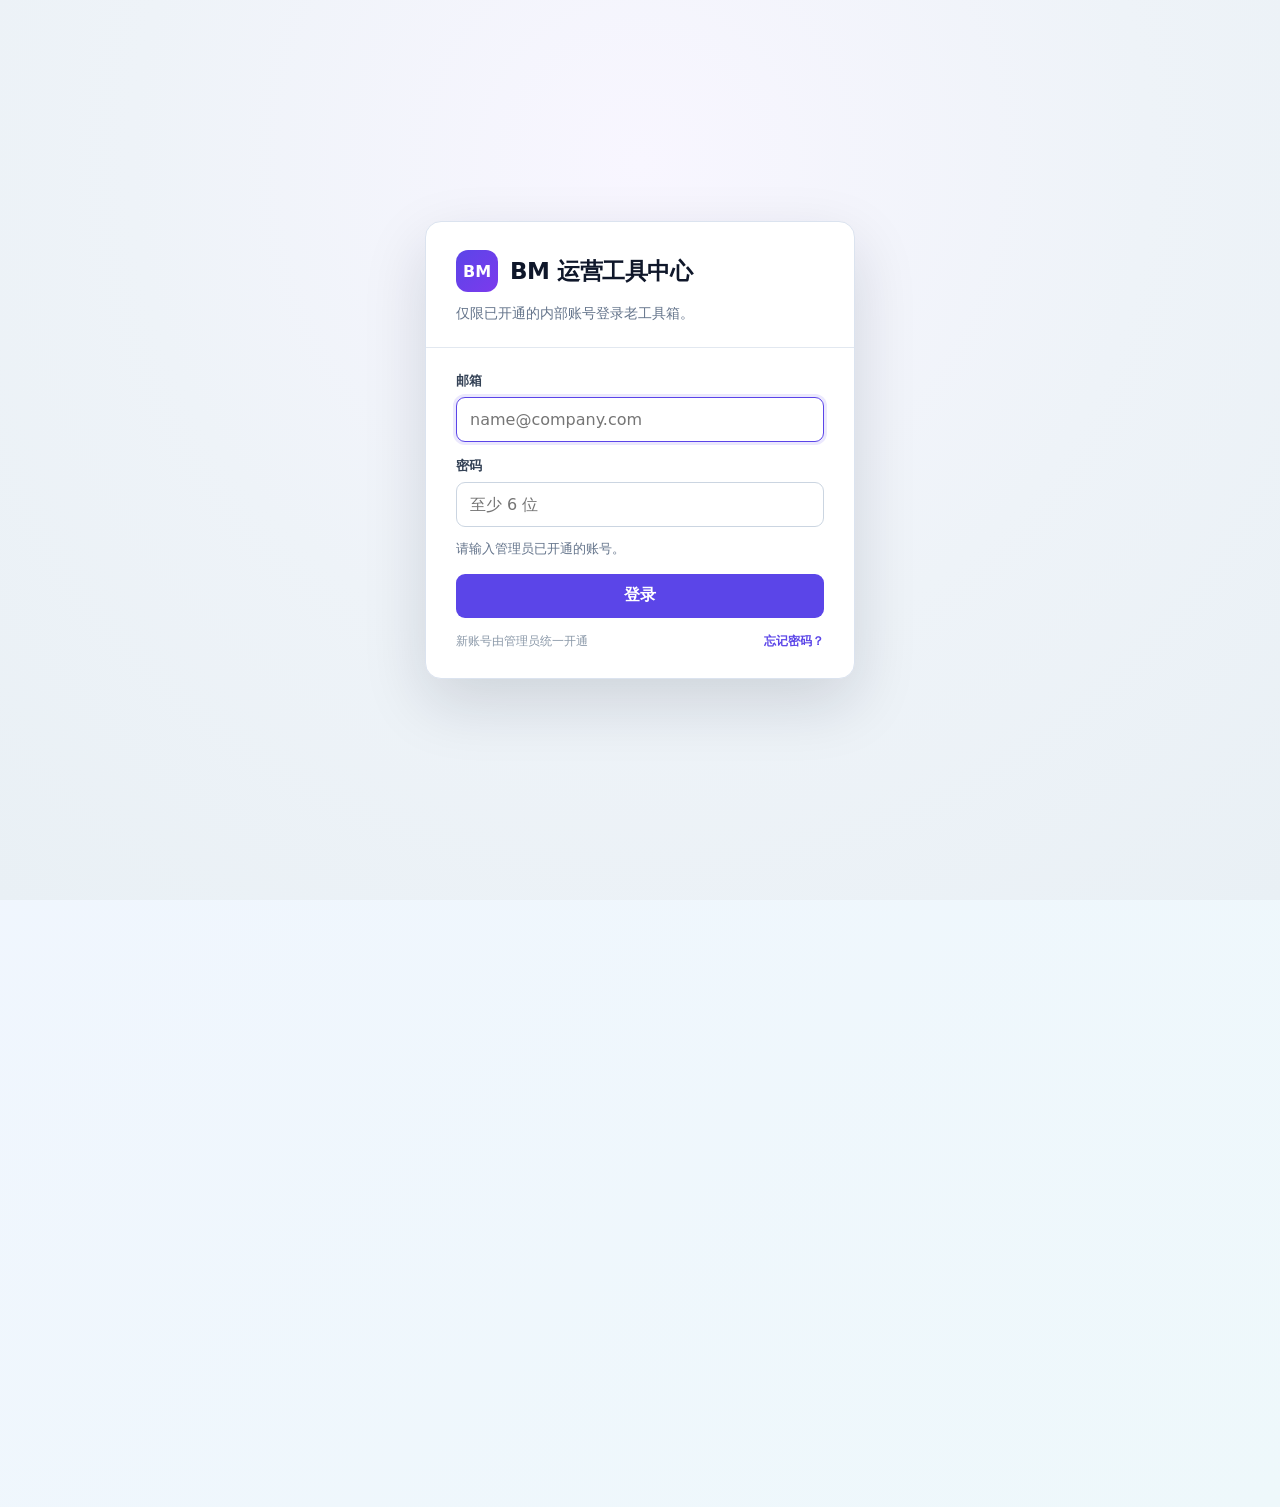
<file: BM-product-card-bi/index.html>
<!doctype html>
<html lang="zh-CN">
  <head>
    <meta charset="UTF-8" />
    <meta name="viewport" content="width=device-width, initial-scale=1.0" />
    <title>BM-TikTok Shop TH 商品卡分析工具</title>
    <script src="../assets/supabase-umd.js"></script>
    <script src="../assets/auth-gate.js?v=20260724-internal1"></script>
    <script type="module" crossorigin src="./assets/index-xxpoXwLq.js?v=20260724-internal1"></script>
    <link rel="stylesheet" crossorigin href="./assets/index-D9cl205N.css">
  </head>
  <body>
    <div id="root"></div>
  </body>
</html>
</file>
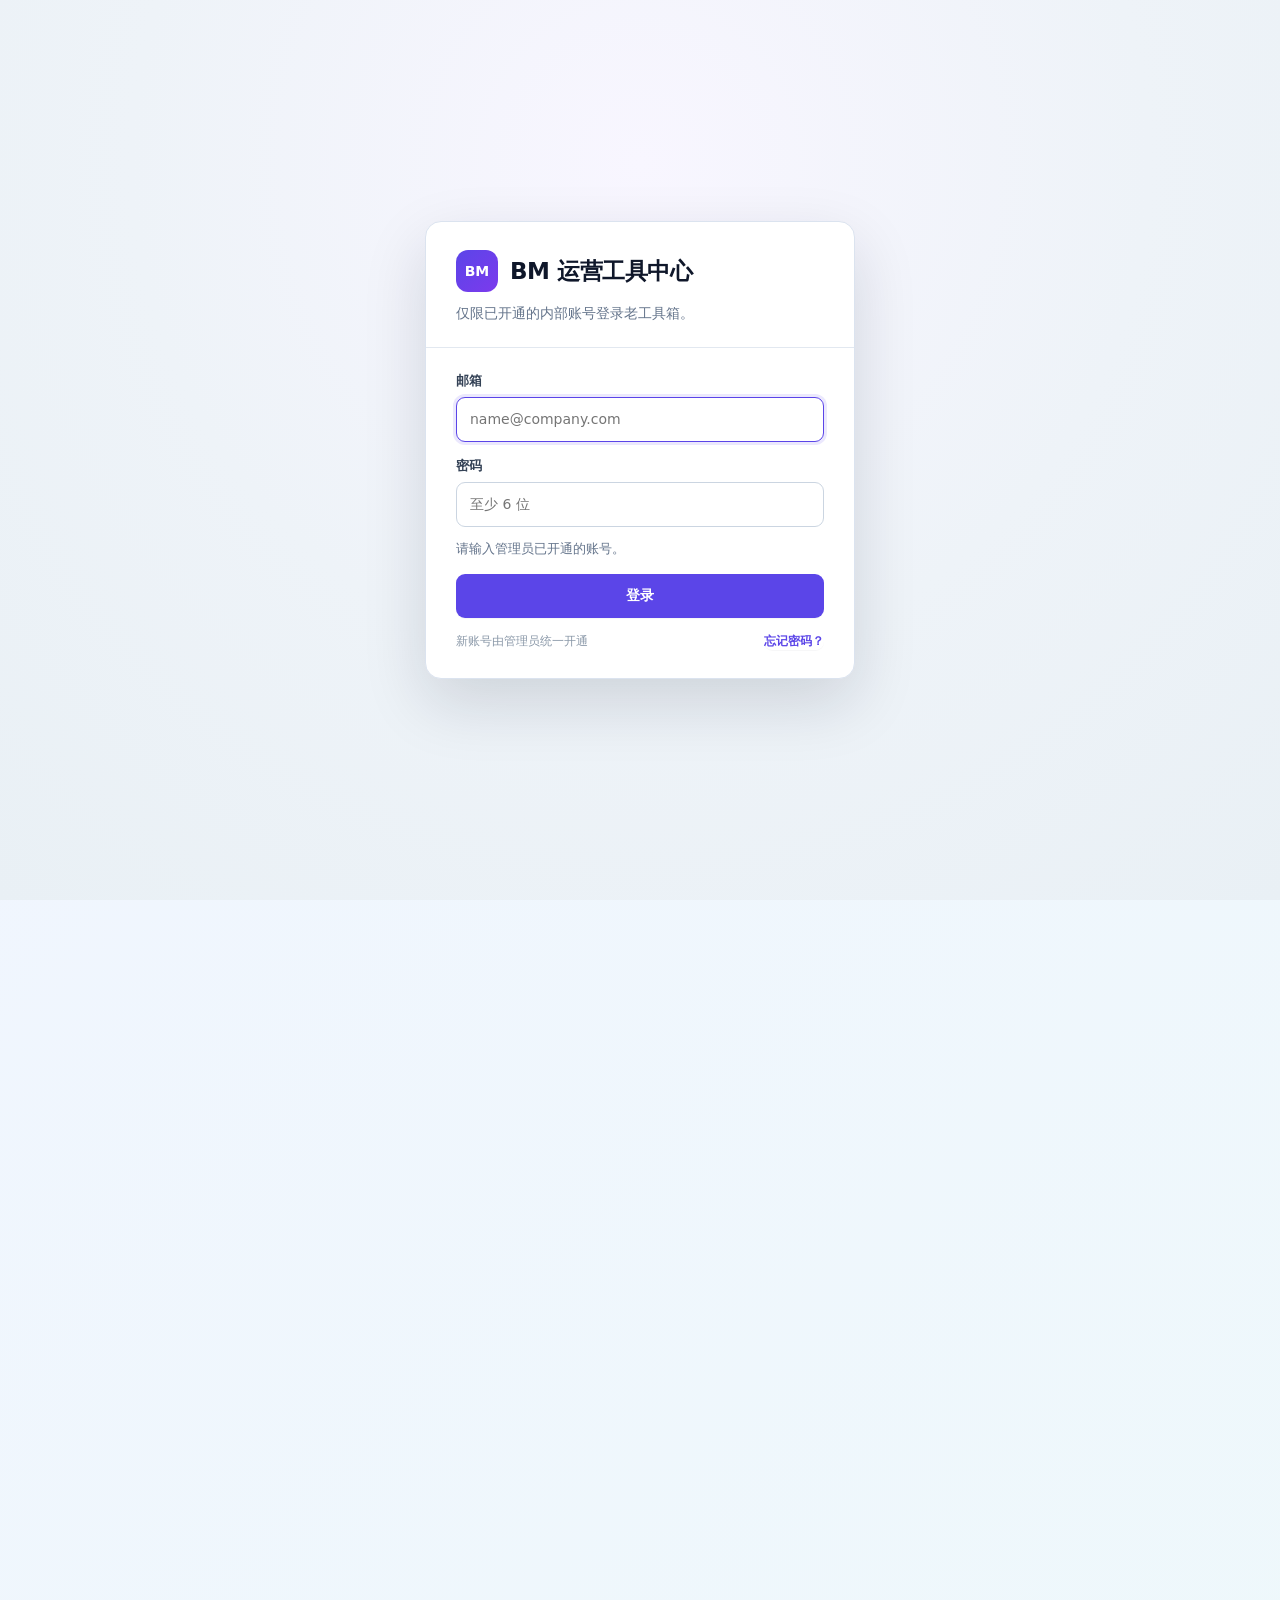
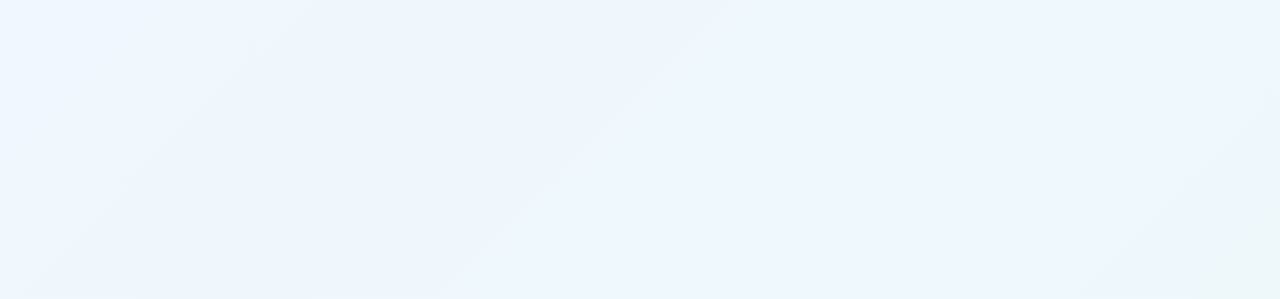
<file: BM-profit-calculator/index.html>
<!doctype html>
<html lang="zh-CN">
<head>
  <meta charset="utf-8">
  <meta name="viewport" content="width=device-width, initial-scale=1">
  <title>BM-TikTok Shop TH 项目利润测算器</title>
  <script src="../assets/supabase-umd.js"></script>
  <script src="../assets/auth-gate.js?v=20260724-internal1"></script>
  <style>
    :root {
      --ink: #17212b;
      --muted: #5f6c78;
      --line: #d9e2ea;
      --panel: #ffffff;
      --soft: #f5f8fb;
      --blue: #1f4e79;
      --green: #287a4b;
      --red: #b23a3a;
      --amber: #a16012;
      --input: #fff4cc;
      --calc: #e9f4e4;
      --warn: #fde8dc;
      --shadow: 0 8px 28px rgba(28, 45, 62, .08);
    }
    * { box-sizing: border-box; }
    body {
      margin: 0;
      color: var(--ink);
      background: #eef3f7;
      font-family: "Microsoft YaHei", "Segoe UI", Arial, sans-serif;
      font-size: 14px;
    }
    header {
      position: sticky;
      top: 0;
      z-index: 4;
      background: var(--blue);
      color: #fff;
      box-shadow: var(--shadow);
    }
    .topbar {
      display: flex;
      align-items: center;
      justify-content: space-between;
      gap: 16px;
      max-width: 1680px;
      margin: 0 auto;
      padding: 12px 18px;
    }
    h1 {
      margin: 0;
      font-size: 18px;
      font-weight: 700;
      letter-spacing: 0;
    }
    .actions { display: flex; gap: 8px; align-items: center; flex-wrap: wrap; }
    .analysis-filters {
      display: flex;
      gap: 8px;
      align-items: end;
      flex-wrap: wrap;
    }
    .analysis-filters label {
      display: grid;
      gap: 4px;
      min-width: 140px;
      color: var(--muted);
      font-size: 12px;
    }
    .analysis-filters .search-filter { min-width: 220px; }
    .analysis-filters .toggle-filter {
      display: flex;
      align-items: center;
      gap: 7px;
      min-height: 31px;
      padding: 5px 9px;
      border: 1px solid #b9c8d5;
      border-radius: 6px;
      background: #fff;
      color: var(--ink);
      font-weight: 700;
    }
    .analysis-filters .toggle-filter input { width: auto; }
    .sort-button {
      width: 100%;
      padding: 0;
      border: 0;
      background: transparent;
      color: inherit;
      font-weight: 700;
      text-align: inherit;
      white-space: normal;
    }
    .sort-button:hover { color: #2563eb; }
    #videoBaselineTable,
    #videoRecentTable,
    #videoTopTable,
    #videoTrendTable,
    #videoStableDetailTable {
      min-width: 1120px;
      table-layout: auto;
    }
    #videoTopTable,
    #videoStableDetailTable {
      min-width: 1480px;
    }
    #videoTrendTable {
      min-width: 1320px;
    }
    .auth-box {
      display: flex;
      gap: 6px;
      align-items: center;
      flex-wrap: wrap;
      padding-left: 8px;
      border-left: 1px solid rgba(255,255,255,.28);
    }
    .auth-box input {
      width: 150px;
      padding: 7px 8px;
      background: #fff;
    }
    .auth-box .auth-status {
      min-width: 120px;
      color: #dcecff;
      font-size: 12px;
    }
    button, .file-label {
      border: 1px solid #b9c8d5;
      background: #fff;
      color: var(--ink);
      border-radius: 6px;
      padding: 8px 11px;
      font: inherit;
      cursor: pointer;
      line-height: 1;
      white-space: nowrap;
    }
    button.primary { background: #dcecff; border-color: #93b7dc; }
    button.danger { color: var(--red); }
    button.small { padding: 5px 8px; font-size: 12px; }
    input[type=file] { display: none; }
    main {
      max-width: 1680px;
      margin: 0 auto;
      padding: 14px 18px 36px;
    }
    .tabs {
      display: flex;
      gap: 6px;
      margin: 4px 0 14px;
      overflow-x: auto;
    }
    .tab {
      background: #dfeaf2;
      border-color: #c3d2df;
      color: #20364a;
    }
    .tab.active { background: #fff; border-bottom-color: #fff; font-weight: 700; }
    section.view { display: none; }
    section.view.active { display: block; }
    .grid {
      display: grid;
      gap: 12px;
    }
    .grid.two { grid-template-columns: minmax(420px, 1fr) minmax(520px, 1.25fr); }
    .grid.three { grid-template-columns: repeat(3, minmax(260px, 1fr)); }
    .panel {
      background: var(--panel);
      border: 1px solid var(--line);
      border-radius: 8px;
      box-shadow: var(--shadow);
      overflow: hidden;
    }
    .panel h2 {
      margin: 0;
      background: var(--blue);
      color: #fff;
      font-size: 15px;
      padding: 9px 11px;
    }
    .panel-body { padding: 12px; }
    .kpis {
      display: grid;
      grid-template-columns: repeat(5, minmax(160px, 1fr));
      gap: 10px;
      margin-bottom: 14px;
    }
    .kpi {
      background: #fff;
      border: 1px solid var(--line);
      border-radius: 8px;
      padding: 10px;
      min-height: 74px;
      box-shadow: var(--shadow);
    }
    .kpi .label { color: var(--muted); font-size: 12px; margin-bottom: 6px; }
    .kpi .value { font-size: 22px; font-weight: 700; }
    .kpi .sub { color: var(--muted); font-size: 12px; margin-top: 5px; }
    .good { color: var(--green); }
    .bad { color: var(--red); }
    .mid { color: var(--amber); }
    table {
      width: 100%;
      border-collapse: collapse;
      table-layout: fixed;
      background: #fff;
    }
    th, td {
      border: 1px solid var(--line);
      padding: 6px 7px;
      vertical-align: middle;
      overflow-wrap: anywhere;
    }
    th {
      background: #d9eaf7;
      font-weight: 700;
      text-align: left;
    }
    td.num, th.num { text-align: right; }
    td.center, th.center { text-align: center; }
    td.input-cell, .input-cell { background: var(--input); }
    td.calc-cell, .calc-cell { background: var(--calc); }
    td.warn-cell, .warn-cell { background: var(--warn); }
    input, select {
      width: 100%;
      min-width: 0;
      border: 1px solid #c3ced8;
      border-radius: 5px;
      padding: 5px 6px;
      font: inherit;
      background: #fff;
    }
    .input-cell input, .input-cell select { background: #fffaf0; }
    .row-actions { display: flex; gap: 5px; justify-content: center; }
    .scroll {
      overflow: auto;
      max-height: 68vh;
      border: 1px solid var(--line);
    }
    .scroll table { border: 0; }
    .sticky th {
      position: sticky;
      top: 0;
      z-index: 2;
    }
    .note {
      color: var(--muted);
      font-size: 12px;
      line-height: 1.55;
    }
    .subhead {
      margin: 16px 0 8px;
      color: var(--ink);
      font-size: 14px;
      font-weight: 900;
    }
    .compact-scroll {
      max-height: 280px;
      margin-bottom: 10px;
    }
    #targetProductInputs { min-width: 720px; }
    #targetProductInputs .product-group-row td {
      background: #e8f3ee;
      border-top: 2px solid #b9d8c8;
      font-weight: 800;
    }
    #targetProductInputs .product-group-row td:first-child {
      color: #174f39;
    }
    #targetProductInputs .product-spec-row td:first-child {
      padding-left: 26px;
      background: #f7fbf8;
    }
    .product-level-label {
      display: block;
      margin-top: 2px;
      color: var(--muted);
      font-size: 11px;
      font-weight: 400;
    }
    .weight-input-stack {
      display: grid;
      gap: 3px;
    }
    .final-weight-hint {
      color: var(--green);
      font-size: 11px;
      font-weight: 700;
      text-align: right;
    }
    .split {
      display: grid;
      grid-template-columns: 1fr 1fr;
      gap: 12px;
    }
    .bar {
      height: 8px;
      background: #e6edf4;
      border-radius: 10px;
      overflow: hidden;
      margin-top: 6px;
    }
    .bar > span { display: block; height: 100%; background: var(--blue); }
    .status {
      display: inline-block;
      border-radius: 999px;
      padding: 3px 8px;
      font-size: 12px;
      font-weight: 700;
      background: #e9f4e4;
      color: var(--green);
    }
    .status.bad { background: #fde8dc; color: var(--red); }
    .status.mid { background: #fff4cc; color: var(--amber); }
    @media (max-width: 980px) {
      .grid.two, .grid.three, .split { grid-template-columns: 1fr; }
      .kpis { grid-template-columns: repeat(2, minmax(150px, 1fr)); }
      .topbar { align-items: flex-start; flex-direction: column; }
    }
    /* BM unified visual refresh: aligned with the product-card BI dashboard. */
    :root {
      --ink: #0f172a;
      --muted: #64748b;
      --line: #e2e8f0;
      --panel: #ffffff;
      --soft: #f8fafc;
      --blue: #5b45e8;
      --green: #16a34a;
      --red: #dc2626;
      --amber: #d97706;
      --input: #fff7ed;
      --calc: #ecfdf5;
      --warn: #fef2f2;
      --shadow: 0 18px 36px rgba(15, 23, 42, .06);
    }
    body {
      color: var(--ink);
      background: linear-gradient(135deg, #f1f5ff, #eef8fb);
      font-family: Inter, system-ui, "Microsoft YaHei", Arial, sans-serif;
    }
    header {
      position: relative;
      background: rgba(255,255,255,.78);
      color: var(--ink);
      border-bottom: 1px solid var(--line);
      box-shadow: none;
      backdrop-filter: blur(10px);
    }
    .topbar {
      max-width: none;
      padding: 24px 40px;
      align-items: flex-start;
    }
    h1 {
      font-size: 26px;
      line-height: 1.25;
      font-weight: 900;
    }
    .actions {
      gap: 10px;
      align-items: center;
    }
    .auth-box {
      border-left: 0;
      padding: 10px;
      border: 1px solid #dbeafe;
      border-radius: 18px;
      background: #f8fbff;
      gap: 8px;
    }
    .auth-box input {
      width: 160px;
      padding: 9px 11px;
    }
    .auth-box .auth-status {
      min-width: 110px;
      color: var(--green);
      font-weight: 800;
    }
    button, .file-label, input, select {
      border-color: var(--line);
      border-radius: 12px;
      background: #fff;
      color: var(--ink);
      font-weight: 800;
    }
    button, .file-label {
      padding: 10px 12px;
      box-shadow: 0 1px 0 rgba(15,23,42,.03);
    }
    button:hover, .file-label:hover {
      border-color: #a5b4fc;
      color: #4f46e5;
    }
    button.primary,
    #loginBtn,
    #cloudSaveBtn,
    .tab.active {
      color: #fff;
      border-color: transparent;
      background: linear-gradient(135deg, #5b45e8, #7c3aed);
      box-shadow: 0 12px 24px rgba(91,69,232,.18);
    }
    button.danger {
      color: var(--red);
      background: #fff;
      border-color: #fecaca;
    }
    button.small {
      border-radius: 999px;
      padding: 7px 10px;
      font-size: 12px;
    }
    main {
      max-width: none;
      padding: 24px 40px 40px;
    }
    .tabs {
      gap: 10px;
      margin: 0 0 18px;
    }
    .tab {
      background: #fff;
      border-color: var(--line);
      color: var(--ink);
      border-radius: 14px;
      padding: 11px 14px;
      box-shadow: 0 10px 20px rgba(15,23,42,.04);
    }
    .panel {
      border-color: var(--line);
      border-radius: 22px;
      box-shadow: var(--shadow);
      overflow: hidden;
      background: #fff;
    }
    .panel h2 {
      background: #fff;
      color: var(--ink);
      border-bottom: 1px solid var(--line);
      padding: 16px 18px;
      font-size: 20px;
      font-weight: 900;
    }
    .panel-body {
      padding: 16px;
    }
    .kpis {
      gap: 18px;
      margin-bottom: 18px;
    }
    .kpi {
      border-color: var(--line);
      border-radius: 22px;
      min-height: 112px;
      padding: 18px;
      box-shadow: 0 15px 30px rgba(15,23,42,.06);
    }
    .kpi .label {
      color: var(--muted);
      font-size: 13px;
      font-weight: 800;
    }
    .kpi .value {
      margin: 10px 0;
      font-size: 28px;
      font-weight: 900;
    }
    .kpi .sub {
      color: var(--muted);
    }
    .scroll {
      border-color: var(--line);
      border-radius: 16px;
      background: #fff;
    }
    table {
      background: #fff;
    }
    th, td {
      border: 0;
      border-bottom: 1px solid var(--line);
      padding: 10px 11px;
    }
    th {
      background: #f8fafc;
      color: var(--ink);
      font-weight: 900;
    }
    tr:hover td {
      background: #f8fafc;
    }
    td.input-cell, .input-cell {
      background: #fff7ed;
    }
    td.calc-cell, .calc-cell {
      background: #f0fdf4;
    }
    td.warn-cell, .warn-cell {
      background: #fff1f2;
    }
    input, select {
      padding: 8px 10px;
      border-radius: 10px;
    }
    .input-cell input, .input-cell select {
      background: #fff;
      border-color: #fed7aa;
    }
    .note {
      color: var(--muted);
      font-size: 13px;
    }
    .subhead {
      margin: 18px 0 10px;
      font-size: 15px;
      line-height: 1.25;
    }
    .compact-scroll {
      max-height: 320px;
    }
    .bar {
      background: #e2e8f0;
      border-radius: 999px;
    }
    .bar > span {
      background: linear-gradient(135deg, #5b45e8, #7c3aed);
    }
    .status {
      background: #dcfce7;
      color: #15803d;
      font-weight: 900;
    }
    .status.bad {
      background: #fee2e2;
      color: #b91c1c;
    }
    .status.mid {
      background: #fef3c7;
      color: #b45309;
    }
    @media (max-width: 980px) {
      .topbar, main { padding: 16px; }
      .kpis { grid-template-columns: 1fr; }
      .auth-box input { width: 100%; }
    }
  </style>
</head>
<body>
  <header>
    <div class="topbar">
      <h1>BM-TikTok Shop TH 项目成本利润测算器</h1>
      <div class="actions">
        <button class="primary" id="exportJson">导出参数</button>
        <label class="file-label" for="importJson">导入参数</label>
        <input id="importJson" type="file" accept="application/json">
        <button id="exportCsv">导出明细CSV</button>
        <button class="primary" id="exportWorkbook">导出完整测算Excel</button>
        <button class="primary" id="editSaveBtn">编辑数据</button>
        <button class="danger" id="resetData">恢复空白模板</button>
        <div class="auth-box">
          <input id="authEmail" type="email" placeholder="邮箱">
          <input id="authPassword" type="password" placeholder="密码">
          <button id="loginBtn">登录</button>
          <button id="cloudSaveBtn">云端保存</button>
          <button id="logoutBtn" style="display:none">退出</button>
          <span class="auth-status" id="authStatus">游客模式</span>
        </div>
      </div>
    </div>
  </header>
  <main>
    <div class="tabs">
      <button class="tab active" data-tab="dashboard">项目总览</button>
      <button class="tab" data-tab="inputs">项目输入</button>
      <button class="tab" data-tab="targetPlan">目标拆解</button>
      <button class="tab" data-tab="sku">SKU 数据</button>
      <button class="tab" data-tab="rules">券规则</button>
      <button class="tab" data-tab="details">场景明细</button>
      <button class="tab" data-tab="cartDeals">凑单订单</button>
      <button class="tab" data-tab="unitSpace">利润空间测算</button>
      <button class="tab" data-tab="giftMechanism">活动机制测算</button>
      <button class="tab" data-tab="optimize">优化模拟</button>
    </div>

    <section id="dashboard" class="view active">
      <div class="panel" style="margin-bottom:14px">
        <h2>共资券口径对比</h2>
        <div class="panel-body">
          <div class="actions" id="cofundModeActions" style="margin-bottom:10px"></div>
          <p class="note" id="cofundModeNote"></p>
          <div class="scroll compact-scroll">
            <table id="cofundComparisonTable"></table>
          </div>
        </div>
      </div>
      <div class="kpis" id="kpis"></div>
      <div class="grid two">
        <div class="panel">
          <h2>品牌方项目利润总览</h2>
          <div class="panel-body">
            <table id="summaryTable"></table>
          </div>
        </div>
        <div class="panel">
          <h2>成本结构</h2>
          <div class="panel-body">
            <table id="costTable"></table>
          </div>
        </div>
      </div>
    </section>

    <section id="inputs" class="view">
      <div class="grid two">
        <div class="grid">
          <div class="panel">
            <h2>项目基础输入</h2>
            <div class="panel-body">
              <table id="projectInputs"></table>
              <h3 class="subhead">SKU 订单成本反推</h3>
              <p class="note">系统先按大单品与规格权重拆分 GMV，再用各 SKU 到手价推算订单；货品成本按“有效订单（扣退货） × 每单件数 × 到仓成本”计算。额外达人寄样请在上方单独填写。</p>
              <div class="scroll compact-scroll">
                <table id="skuCostBreakdown"></table>
              </div>
            </div>
          </div>
        </div>
        <div class="panel">
          <h2>目标拆解参数</h2>
          <div class="panel-body">
            <p class="note">这里先维护月份、场景、渠道、产品的比重和漏斗目标；目标拆解页会直接读取项目总览 GMV 并自动分配。AOV 由 SKU 价格和产品权重自动反推，点击成交率影响点击目标，CTR 影响曝光目标。</p>
            <h3 class="subhead">场景 GMV 占比</h3>
            <div class="scroll compact-scroll">
              <table class="sticky" id="scenarioInputs"></table>
            </div>
            <h3 class="subhead">月份比重与漏斗目标</h3>
            <div class="scroll compact-scroll">
              <table class="sticky" id="targetMonthInputs"></table>
            </div>
            <h3 class="subhead">渠道 GMV 占比与转化目标</h3>
            <div class="scroll compact-scroll">
              <table class="sticky" id="targetChannelInputs"></table>
            </div>
            <h3 class="subhead">产品 GMV 权重（大单品 → 规格）</h3>
            <div class="scroll compact-scroll">
              <table class="sticky" id="targetProductInputs"></table>
            </div>
            <p class="note">先填写大单品占整体 GMV 的比例，再填写各规格在该大单品内部的比例。例如美白片占 80%，其中单片占 60%，最终单片占整体 GMV 的 48%。同组可填 80/20 或 0.8/0.2，系统会自动归一化；渠道 CTR / 点击成交率留空时，默认沿用对应月份目标。</p>
          </div>
        </div>
      </div>
    </section>

    <section id="targetPlan" class="view">
      <div class="kpis" id="targetKpis"></div>
      <div class="panel">
        <h2>目标总控</h2>
        <div class="panel-body">
          <table id="targetOverviewInputs"></table>
          <p class="note">本页只展示自动拆解结果；月份、场景、渠道、产品比重和 CTR / 点击成交率请到“项目输入”页右侧维护，AOV 会由 SKU 数据自动反推。</p>
        </div>
      </div>
      <div class="panel" style="margin-top:12px">
        <h2>月度目标倒推</h2>
        <div class="panel-body">
          <div class="scroll">
            <table class="sticky" id="targetMonthlyResult"></table>
          </div>
        </div>
      </div>
      <div class="panel" style="margin-top:12px">
        <h2>渠道曝光倒推</h2>
        <div class="panel-body">
          <div class="scroll">
            <table class="sticky" id="targetChannelResult"></table>
          </div>
        </div>
      </div>
      <div class="panel" style="margin-top:12px">
        <h2>单品目标拆解</h2>
        <div class="panel-body">
          <div class="scroll">
            <table class="sticky" id="targetProductResult"></table>
          </div>
        </div>
      </div>
    </section>

    <section id="sku" class="view">
      <div class="panel">
        <h2>SKU 基础数据</h2>
        <div class="panel-body">
          <div class="actions" style="margin-bottom:8px">
            <button class="small" id="addSku">新增 SKU</button>
            <button class="small" id="downloadSkuTemplate">下载导入模板</button>
            <label class="file-label" for="skuImportFile">导入 SKU 表格</label>
            <input id="skuImportFile" type="file" accept=".xlsx,.xls,.csv">
            <button class="small primary" id="saveSkuData">保存 SKU 数据</button>
            <span class="note" id="skuImportStatus">支持 Excel / CSV；导入后覆盖当前 SKU 列表。</span>
          </div>
          <div class="scroll">
            <table class="sticky" id="skuTable"></table>
          </div>
        </div>
      </div>
    </section>

    <section id="rules" class="view">
      <div class="grid two">
        <div class="panel">
          <h2>店铺券规则</h2>
          <div class="panel-body">
            <p class="note">店铺端口默认只生效最大力度：新人券和场景券会自动取最大值。</p>
            <div class="scroll">
              <table class="sticky" id="storeCouponTable"></table>
            </div>
          </div>
        </div>
        <div class="panel">
          <h2>共资券规则库</h2>
          <div class="panel-body">
            <div class="actions" style="margin-bottom:8px">
              <button class="small" id="addCofund">新增共资券</button>
              <button class="small" id="downloadCofundTemplate">下载券模板</button>
              <label class="file-label" for="cofundImportFile">导入共资券</label>
              <input id="cofundImportFile" type="file" accept=".xlsx,.xls,.csv">
              <button class="small" id="exportCofundFile">导出共资券</button>
              <button class="small primary" id="saveCofundData">保存共资券</button>
              <span class="note" id="cofundImportStatus">支持 Excel / CSV；导入后覆盖当前规则。</span>
            </div>
            <p class="note">默认仅大促匹配共资券。以划线价匹配门槛，选择门槛内优惠金额最大的券，平台补贴进入结算收入。</p>
            <div class="scroll">
              <table class="sticky" id="cofundTable"></table>
            </div>
          </div>
        </div>
      </div>
    </section>

    <section id="details" class="view">
      <div class="panel">
        <h2>SKU 场景测算明细</h2>
        <div class="panel-body">
          <div class="scroll">
            <table class="sticky" id="detailTable"></table>
          </div>
        </div>
      </div>
    </section>

    <section id="unitSpace" class="view">
      <div class="panel">
        <h2>利润空间测算</h2>
        <div class="panel-body">
          <p class="note">计算口径：毛利率 =（收入计算基准 - 成本合计/件）÷ 收入计算基准；投流空间 = 毛利率 - 平台总费率 - 达人佣金率 - 货损率；剩余利润/件 = 收入计算基准 × 投流空间；单品保本ROI = 1 ÷ 投流空间。关闭共资开关后，所有行会忽略共资券并立即重算。</p>
          <div class="actions" id="unitSpaceControls" style="margin-bottom:8px"></div>
          <div class="scroll">
            <table class="sticky" id="unitSpaceTable"></table>
          </div>
        </div>
      </div>
    </section>

    <section id="giftMechanism" class="view">
      <div class="panel">
        <h2>赠品成本库</h2>
        <div class="panel-body">
          <div class="actions" style="margin-bottom:8px">
            <button class="small" id="addGift">新增赠品</button>
            <button class="small primary" id="exportGiftMechanism">导出活动测算</button>
          </div>
          <div class="scroll compact-scroll">
            <table class="sticky" id="giftLibraryTable"></table>
          </div>
        </div>
      </div>
      <div class="panel" style="margin-top:12px">
        <h2>活动机制方案</h2>
        <div class="panel-body">
          <p class="note">赠品可以选择“无”，此时赠品成本按 0 计算且方案仍参与单笔利润测算。预期销量 = 计划赠品数量 × 预计核销率 ÷ 每单赠品数。广告后台ROI = 用户实付GMV ÷ 广告费；填写ROI后会自动反推广告费，并对比投流前、投流后利润。</p>
          <div class="actions" style="margin-bottom:8px">
            <button class="small" id="addGiftPlan">新增活动方案</button>
          </div>
          <div class="scroll compact-scroll">
            <table class="sticky" id="giftPlanTable"></table>
          </div>
        </div>
      </div>
      <div class="grid" style="margin-top:12px">
        <div class="panel">
          <h2>单笔机制利润</h2>
          <div class="panel-body">
            <div class="scroll">
              <table class="sticky" id="giftUnitResultTable"></table>
            </div>
          </div>
        </div>
        <div class="panel">
          <h2>整场活动投入与回报</h2>
          <div class="panel-body">
            <div class="scroll">
              <table class="sticky" id="giftCampaignResultTable"></table>
            </div>
          </div>
        </div>
      </div>
    </section>

    <section id="cartDeals" class="view">
      <div class="panel">
        <h2>凑单订单场景测算</h2>
        <div class="panel-body">
          <p class="note">订单包口径：先计算订单内商品券合计，再和店铺满减券比较，店铺端口只取优惠最大的一个；之后再匹配共资券。收入计算基准 = 用户实付 + 平台共资补贴，赠品、平台费、达人佣金、物流和货损都会进入订单利润。</p>
          <div class="actions" style="margin-bottom:8px">
            <button class="small" id="addCartDeal">新增凑单场景</button>
          </div>
          <div class="scroll">
            <table class="sticky" id="cartDealInputTable"></table>
          </div>
          <div class="scroll" style="margin-top:12px">
            <table class="sticky" id="cartDealResultTable"></table>
          </div>
        </div>
      </div>
    </section>

    <section id="optimize" class="view">
      <div class="grid two">
        <div class="panel">
          <h2>运营可控优化建议</h2>
          <div class="panel-body">
            <table id="optimizationTable"></table>
          </div>
        </div>
        <div class="panel">
          <h2>手动调控模拟</h2>
          <div class="panel-body">
            <table id="manualSimTable"></table>
            <p class="note">成本类填调整后的金额；收入/AOV/ROAS类填调整后的目标值。多个项目一起填时，下方“组合调控结果”会合并计算；若直接填写“目标结算收入”，则以该收入为准，不再叠加AOV/ROAS。</p>
          </div>
        </div>
      </div>
    </section>
  </main>

  <script src="./xlsx-js-style.min.js"></script>
  <script>
    const scenarios = ["日常", "小促", "大促"];
    const money0 = new Intl.NumberFormat("en-US", { maximumFractionDigits: 0 });
    const money2 = new Intl.NumberFormat("en-US", { minimumFractionDigits: 2, maximumFractionDigits: 2 });
    const storageKey = "profitCalculatorStateBMBlankV2";
    const projectStorageKey = "profit_calculator_current_project_v1";
    const supabaseUrl = "https://dwneujmcyuwzmflqpqxf.supabase.co";
    const supabaseAnonKey = "sb_publishable_B7sxIPezywUJNZM1YBilMQ_OSnCSxCp";
    const authLock = async (_name, _acquireTimeout, fn) => await fn();
    const supabaseGlobal = window.supabase || globalThis.supabase || (typeof supabase !== "undefined" ? supabase : null);
    const sbClient = window.__BM_SUPABASE_CLIENT__ || supabaseGlobal?.createClient(supabaseUrl, supabaseAnonKey, {
      auth: {
        storageKey: "bm_tools_auth_v1",
        lock: authLock
      }
    });
    let currentUser = null;
    let cloudTimer = null;
    let syncingCloud = false;
    let isEditing = false;
    let isDirty = false;

    const defaultState = {
      project: {
        name: "",
        period: "",
        gmv: 0,
        targetROI: 0,
        returnRate: 0,
        nonResaleReturnRate: 0,
        returnProcessCost: 0,
        adSpend: 0,
        creatorBuying: 0,
        cofundMode: "with",
        sampleCostRate: 0,
        sampleCost: 0,
        otherCost: 0,
        agencyRate: 0,
        logisticsRate: 0,
        lossRate: 0,
        platformInfraPerOrder: 1.07,
        platformCommissionRate: 0.1177,
        transactionRate: 0.0321,
        commerceGrowthRate: 0.0803,
        bcdFlashRate: 0.0321,
        resourcePackRate: 0.01,
        sfpRate: 0.005,
        voucherXtraRate: 0.005,
        creatorCommissionRate: 0
      },
      scenarioShares: { "日常": 0, "小促": 0, "大促": 0 },
      unitSpace: { sceneFilter: "全部", search: "", statusFilter: "全部", cofundEnabled: true, sortKey: "sku", sortDir: "asc", adjustments: {} },
      giftMechanism: { gifts: [], plans: [] },
      videoAnalysis: {
        detailRows: [],
        coreRows: [],
        detailFileName: "",
        coreFileName: "",
        minW: 1,
        recentDays: 7,
        stableMinOrderDays: 1,
        stableMinDailyOrders: 1,
        topLimit: 30,
        search: ""
      },
      skus: [],
      storeCoupon: { newUser: 0 },
      cartDeals: [],
      cofundRules: [
        { name: "12% off", scene: "大促", discountRate: 0.12, threshold: 199, cap: 200, platformShare: 0.40, merchantShare: 0.60 },
        { name: "15% off cap250", scene: "大促", discountRate: 0.15, threshold: 999, cap: 250, platformShare: 0.50, merchantShare: 0.50 },
        { name: "15% off cap600", scene: "大促", discountRate: 0.15, threshold: 300, cap: 600, platformShare: 0.40, merchantShare: 0.60 },
        { name: "20% off", scene: "大促", discountRate: 0.20, threshold: 390, cap: 350, platformShare: 0.40, merchantShare: 0.60 },
        { name: "25% off cap750", scene: "大促", discountRate: 0.25, threshold: 399, cap: 750, platformShare: 0.40, merchantShare: 0.60 },
        { name: "35% off", scene: "大促", discountRate: 0.35, threshold: 100, cap: 1000, platformShare: 0.60, merchantShare: 0.40 }
      ],
      targetPlan: {
        name: "Q3目标拆解",
        totalGmv: 4000000,
        note: "AOV由SKU用户实付价和产品权重自动反推；订单=GMV÷AOV；曝光=订单÷点击成交率÷CTR；后台广告预算按GMV占比分配；广告后台ROI=GMV÷后台广告预算",
        months: [
          { name: "7月", stage: "正式运营首月：打开市场与口碑", gmvShare: 0.15, aov: 220, ctrRate: 0.05, clickOrderRate: 0.03, roi: 1.5 },
          { name: "8月", stage: "增长放大：核心IP与达人素材拉升", gmvShare: 0.35, aov: 250, ctrRate: 0.05, clickOrderRate: 0.03, roi: 2 },
          { name: "9月", stage: "规模冲刺：完成季度400万目标", gmvShare: 0.50, aov: 250, ctrRate: 0.05, clickOrderRate: 0.03, roi: 2.2222222222 }
        ],
        channels: [
          { name: "短视频", role: "达人/短视频素材跑量主渠道", shares: [0.80, 0.75, 0.65], ctrRate: "", clickOrderRate: "" },
          { name: "直播", role: "中后期承接与活动放大", shares: [0, 0, 0.15], ctrRate: "", clickOrderRate: "" },
          { name: "商城/商品卡", role: "搜索、推荐流与自然转化承接", shares: [0.20, 0.25, 0.20], ctrRate: "", clickOrderRate: "" }
        ],
        products: [
          { name: "Blooms", role: "核心认知款", weights: [0.25, 0.30, 0.30] },
          { name: "GUARDIAN ANGEL", role: "稳定承接款", weights: [0.20, 0.20, 0.20] },
          { name: "Miraculous/灵光", role: "IP/记忆点款", weights: [0.15, 0.10, 0.10] },
          { name: "AURUM", role: "核心拉动款", weights: [0.25, 0.30, 0.30] },
          { name: "Blue", role: "补充款", weights: [0.15, 0.10, 0.10] }
        ],
        productGroups: []
      },
      manual: { adSpend: "", creatorBuying: "", fixedOther: "", settlementIncome: "", aov: "", roas: "" }
    };

    let state = loadState();

    function currentProjectId() {
      const urlProject = new URLSearchParams(window.location.search).get("project") || "";
      return urlProject || localStorage.getItem(projectStorageKey) || localStorage.getItem("bm_current_project_v1") || "";
    }
    function scopedStorageKey() {
      const id = currentProjectId();
      return id ? `${storageKey}_${id}` : storageKey;
    }
    function storageKeyForProject(projectId = currentProjectId()) {
      return projectId ? `${storageKey}_${projectId}` : storageKey;
    }
    function loadState() {
      const raw = localStorage.getItem(storageKeyForProject()) || localStorage.getItem(storageKey);
      if (!raw) return structuredClone(defaultState);
      try { return normalizeRateLikeFields({ ...structuredClone(defaultState), ...JSON.parse(raw) }); }
      catch { return structuredClone(defaultState); }
    }
    function saveState() {
      state = normalizeRateLikeFields(state);
      state._updatedAt = new Date().toISOString();
      const projectId = currentProjectId();
      localStorage.setItem(storageKeyForProject(projectId), JSON.stringify(state));
      isDirty = false;
      scheduleCloudSave(projectId, structuredClone(state));
    }
    function markDirty() {
      isDirty = true;
      updateEditUi();
    }
    function updateEditUi() {
      const btn = document.getElementById("editSaveBtn");
      if (!btn) return;
      btn.textContent = isEditing ? (isDirty ? "保存数据*" : "保存数据") : "编辑数据";
      btn.classList.toggle("danger", isEditing && isDirty);
    }
    function setAuthStatus(text) {
      const el = document.getElementById("authStatus");
      if (el) el.textContent = text;
    }
    function withTimeout(promise, message, ms = 12000) {
      let timer;
      const timeout = new Promise((_, reject) => {
        timer = setTimeout(() => reject(new Error(message)), ms);
      });
      return Promise.race([promise, timeout]).finally(() => clearTimeout(timer));
    }
    function sanitizeCloudData(data) {
      return normalizeRateLikeFields({ ...structuredClone(defaultState), ...(data || {}) });
    }
    function scheduleCloudSave(projectId = currentProjectId(), snapshot = structuredClone(state)) {
      if (!currentUser || !projectId || syncingCloud) return;
      clearTimeout(cloudTimer);
      cloudTimer = setTimeout(() => saveCloudData(false, projectId, snapshot), 800);
    }
    async function saveCloudData(showMessage = true, projectIdOverride = "", dataOverride = null) {
      if (!sbClient) { setAuthStatus("云端未启用"); return false; }
      if (!currentUser) { setAuthStatus("请先登录"); return false; }
      const projectId = projectIdOverride || currentProjectId();
      if (!projectId) { setAuthStatus("请先选择项目"); return false; }
      const payload = normalizeRateLikeFields(dataOverride ? structuredClone(dataOverride) : structuredClone(state));
      const { error } = await withTimeout(sbClient
        .from("calculator_project_states")
        .upsert({
          project_id: projectId,
          user_id: currentUser.id,
          data: payload,
          updated_at: new Date().toISOString()
        }, { onConflict: "project_id" }), "保存云端超时，请稍后重试。");
      if (error) {
        setAuthStatus("保存失败");
        if (showMessage) alert(error.message);
        return false;
      }
      setAuthStatus(showMessage ? "已保存到云端" : "已自动保存");
      return true;
    }
    async function persistStateNow(label = "数据") {
      saveState();
      const projectId = currentProjectId();
      if (currentUser && projectId) {
        clearTimeout(cloudTimer);
        const saved = await saveCloudData(false, projectId, structuredClone(state));
        setAuthStatus(saved ? `${label}已保存并同步云端` : `${label}已保存到本机，云端同步失败`);
        return saved;
      }
      setAuthStatus(`${label}已保存到本机`);
      return true;
    }
    async function loadCloudData(user) {
      const projectId = currentProjectId();
      if (!projectId) {
        state = loadState();
        render();
        setAuthStatus("请选择项目");
        return;
      }
      const localKey = storageKeyForProject(projectId);
      const localBeforeLoad = localStorage.getItem(localKey);
      let localState = null;
      try { localState = localBeforeLoad ? sanitizeCloudData(JSON.parse(localBeforeLoad)) : null; } catch {}
      syncingCloud = true;
      setAuthStatus("读取云端...");
      const { data, error } = await withTimeout(sbClient
        .from("calculator_project_states")
        .select("data")
        .eq("project_id", projectId)
        .eq("user_id", user.id)
        .maybeSingle(), "读取云端超时，请稍后重试。");
      syncingCloud = false;
      if (currentProjectId() !== projectId) {
        setAuthStatus("项目已切换，已忽略旧项目读取结果");
        return;
      }
      if (isEditing || isDirty) {
        setAuthStatus("正在编辑，已暂停云端覆盖");
        return;
      }
      if (error) {
        setAuthStatus("读取失败");
        alert(error.message);
        return;
      }
      if (data?.data) {
        const cloudState = sanitizeCloudData(data.data);
        const localUpdated = Date.parse(localState?._updatedAt || "") || 0;
        const cloudUpdated = Date.parse(cloudState?._updatedAt || "") || 0;
        if (localState && localUpdated > cloudUpdated) {
          state = localState;
          await saveCloudData(false, projectId, state);
          setAuthStatus("已恢复并同步本机最新数据");
        } else {
          state = cloudState;
          localStorage.setItem(localKey, JSON.stringify(state));
          setAuthStatus("已加载当前项目数据");
        }
      } else {
        const { data: legacyData } = await withTimeout(sbClient
          .from("calculator_profiles")
          .select("data")
          .eq("user_id", user.id)
          .maybeSingle(), "读取旧账号数据超时，请稍后重试。");
        if (legacyData?.data) {
          state = sanitizeCloudData(legacyData.data);
          localStorage.setItem(localKey, JSON.stringify(state));
          await saveCloudData(false, projectId, state);
          setAuthStatus("已迁移旧账号数据到当前项目");
        } else if (localStorage.getItem(localKey) || localBeforeLoad) {
          state = loadState();
          setAuthStatus("已加载本机项目数据");
        } else {
          state = structuredClone(defaultState);
          localStorage.setItem(localKey, JSON.stringify(state));
          setAuthStatus("当前项目暂无成本数据");
        }
      }
      render();
    }
    function updateAuthUi() {
      document.getElementById("logoutBtn").style.display = currentUser ? "" : "none";
      document.getElementById("cloudSaveBtn").disabled = !currentUser;
      if (currentUser) {
        document.getElementById("authEmail").value = currentUser.email || "";
        setAuthStatus(currentUser.email || "已登录");
      } else {
        setAuthStatus("游客模式");
      }
    }
    async function initAuth() {
      if (!sbClient) {
        setAuthStatus("云端未启用");
        return;
      }
      const { data } = await withTimeout(sbClient.auth.getSession(), "读取登录状态超时，请刷新页面。", 8000);
      currentUser = data.session?.user || null;
      updateAuthUi();
      if (currentUser) await loadCloudData(currentUser);
      sbClient.auth.onAuthStateChange(async (_event, session) => {
        currentUser = session?.user || null;
        updateAuthUi();
        if (currentUser) await loadCloudData(currentUser);
      });
    }
    function num(v, fallback = 0) {
      const n = Number(v);
      return Number.isFinite(n) ? n : fallback;
    }
    function pct(v) { return (num(v) * 100).toFixed(2) + "%"; }
    function money(v) { return money2.format(num(v)); }
    function ratio(v) { return Number.isFinite(num(v)) ? num(v).toFixed(2) : "不可达"; }
    function isRatePath(path = "") {
      return /Rate|Share|share|shares|weight|Weight|scenarioShares|salesShare|orderShare/.test(path);
    }
    function normalizeRateNumber(value) {
      const n = Number(value);
      if (!Number.isFinite(n)) return value;
      return Math.abs(n) > 1 ? n / 100 : n;
    }
    function normalizeRateLikeFields(data) {
      const next = data || structuredClone(defaultState);
      const p = next.project || {};
      p.cofundMode = p.cofundMode === "without" ? "without" : "with";
      [
        "returnRate", "nonResaleReturnRate", "sampleCostRate", "agencyRate", "logisticsRate", "lossRate",
        "platformCommissionRate", "transactionRate", "commerceGrowthRate", "bcdFlashRate",
        "resourcePackRate", "sfpRate", "voucherXtraRate", "creatorCommissionRate"
      ].forEach(k => { if (p[k] !== "" && p[k] != null) p[k] = normalizeRateNumber(p[k]); });
      if (p.sampleCostRate == null || p.sampleCostRate === "") {
        p.sampleCostRate = num(p.gmv) > 0 && num(p.sampleCost) > 0 ? num(p.sampleCost) / num(p.gmv) : 0;
      }
      Object.keys(next.scenarioShares || {}).forEach(k => {
        next.scenarioShares[k] = normalizeRateNumber(next.scenarioShares[k]);
      });
      (next.skus || []).forEach(s => {
        if (s.salesShare !== "" && s.salesShare != null) s.salesShare = normalizeRateNumber(s.salesShare);
        if (s.creatorCommissionRate !== "" && s.creatorCommissionRate != null) s.creatorCommissionRate = normalizeRateNumber(s.creatorCommissionRate);
      });
      (next.cofundRules || []).forEach(r => {
        ["discountRate", "platformShare", "merchantShare"].forEach(k => {
          if (r[k] !== "" && r[k] != null) r[k] = normalizeRateNumber(r[k]);
        });
      });
      (next.cartDeals || []).forEach(d => {
        if (d.orderShare !== "" && d.orderShare != null) d.orderShare = normalizeRateNumber(d.orderShare);
      });
      (next.targetPlan?.months || []).forEach(m => {
        ["gmvShare", "ctrRate", "clickOrderRate"].forEach(k => {
          if (m[k] !== "" && m[k] != null) m[k] = normalizeRateNumber(m[k]);
        });
      });
      (next.targetPlan?.channels || []).forEach(ch => {
        ["ctrRate", "clickOrderRate"].forEach(k => {
          if (ch[k] !== "" && ch[k] != null) ch[k] = normalizeRateNumber(ch[k]);
        });
        (ch.shares || []).forEach((v, i) => {
          if (v !== "" && v != null) ch.shares[i] = normalizeRateNumber(v);
        });
      });
      (next.targetPlan?.products || []).forEach(p => {
        (p.weights || []).forEach((v, i) => {
          if (v !== "" && v != null) p.weights[i] = normalizeRateNumber(v);
        });
      });
      (next.targetPlan?.productGroups || []).forEach(group => {
        (group.weights || []).forEach((v, i) => {
          if (v !== "" && v != null) group.weights[i] = normalizeRateNumber(v);
        });
      });
      (next.giftMechanism?.plans || []).forEach(plan => {
        if (plan.utilizationRate !== "" && plan.utilizationRate != null) {
          plan.utilizationRate = normalizeRateNumber(plan.utilizationRate);
        }
      });
      if (!next.videoAnalysis || typeof next.videoAnalysis !== "object") next.videoAnalysis = {};
      const videoDefaults = structuredClone(defaultState.videoAnalysis);
      next.videoAnalysis = { ...videoDefaults, ...next.videoAnalysis };
      if (!Array.isArray(next.videoAnalysis.detailRows)) next.videoAnalysis.detailRows = [];
      if (!Array.isArray(next.videoAnalysis.coreRows)) next.videoAnalysis.coreRows = [];
      return next;
    }
    function input(value, path, type = "number", step = "0.01") {
      const escaped = String(value ?? "").replaceAll('"', "&quot;");
      if (type === "checkbox") {
        return `<input type="checkbox" data-path="${path}" ${value ? "checked" : ""}>`;
      }
      const rateAttrs = type === "number" && isRatePath(path)
        ? ` placeholder="如25%填0.25" title="率/占比请填小数，例如25%填0.25、10%填0.1"`
        : "";
      return `<input type="${type}" step="${step}" data-path="${path}" value="${escaped}"${rateAttrs}>`;
    }
    function select(value, path, options) {
      return `<select data-path="${path}">${options.map(o => `<option value="${o}" ${o === value ? "selected" : ""}>${o}</option>`).join("")}</select>`;
    }
    function escapeHtml(value) {
      return String(value ?? "").replaceAll("&", "&amp;").replaceAll("<", "&lt;").replaceAll(">", "&gt;").replaceAll('"', "&quot;");
    }
    function labeledSelect(value, path, options, emptyLabel = "请选择") {
      return `<select data-path="${path}"><option value="">${emptyLabel}</option>${options.map(option => `<option value="${escapeHtml(option.value)}" ${option.value === value ? "selected" : ""}>${escapeHtml(option.label)}</option>`).join("")}</select>`;
    }
    function setPath(path, value, isCheckbox = false) {
      if (!isEditing) return;
      const parts = path.split(".");
      let obj = state;
      for (let i = 0; i < parts.length - 1; i++) {
        const key = parts[i];
        if (!obj[key] || typeof obj[key] !== "object") obj[key] = {};
        obj = obj[key];
      }
      obj[parts.at(-1)] = isCheckbox ? value : (value === "" ? "" : (isNaN(Number(value)) ? value : Number(value)));
      if (path.endsWith(".skuRef")) syncGiftPlanSkuFromRef(path, value);
      markDirty();
      render();
    }
    function writePath(path, value, isCheckbox = false) {
      if (!isEditing) return;
      const parts = path.split(".");
      let obj = state;
      for (let i = 0; i < parts.length - 1; i++) {
        const key = parts[i];
        if (!obj[key] || typeof obj[key] !== "object") obj[key] = {};
        obj = obj[key];
      }
      obj[parts.at(-1)] = isCheckbox ? value : (value === "" ? "" : (isNaN(Number(value)) ? value : Number(value)));
      markDirty();
    }
    function normalizeShares() {
      const enabled = state.skus.filter(s => s.enabled);
      const groupedShares = groupedTargetSkuShares();
      const groupedTotal = enabled.reduce((sum, sku) => sum + num(groupedShares.get(sku.sku)), 0);
      if (groupedTotal > 0) {
        return new Map(enabled.map(sku => [sku.sku, num(groupedShares.get(sku.sku)) / groupedTotal]));
      }
      const total = enabled.reduce((a, s) => a + num(s.salesShare), 0) || 1;
      return new Map(enabled.map(s => [s.sku, num(s.salesShare) / total]));
    }
    function platformRate() {
      const p = state.project;
      return num(p.platformCommissionRate) + num(p.transactionRate) + num(p.commerceGrowthRate) + num(p.bcdFlashRate) + num(p.resourcePackRate) + num(p.sfpRate) + num(p.voucherXtraRate);
    }
    function effectiveStoreCoupon(sku, scene) {
      return Math.max(num(state.storeCoupon.newUser), num(sku.coupons?.[scene]));
    }
    function cofundModeEnabled() {
      return state.project?.cofundMode !== "without";
    }
    function matchCofund(sku, scene, enabled = cofundModeEnabled()) {
      if (!enabled || !sku.cofund || scene !== "大促") return null;
      let best = null;
      for (const rule of state.cofundRules) {
        if (rule.scene !== "大促") continue;
        if (num(sku.listPrice) < num(rule.threshold)) continue;
        const userDiscount = Math.min(num(sku.listPrice) * num(rule.discountRate), num(rule.cap));
        if (!best || userDiscount > best.userDiscount) {
          best = { ...rule, userDiscount };
        }
      }
      return best;
    }
    function matchCofundByAmount(amount, scene, enabled = cofundModeEnabled()) {
      if (!enabled || scene !== "大促") return null;
      let best = null;
      for (const rule of state.cofundRules) {
        if (rule.scene !== "大促") continue;
        if (num(amount) < num(rule.threshold)) continue;
        const userDiscount = Math.min(num(amount) * num(rule.discountRate), num(rule.cap));
        if (!best || userDiscount > best.userDiscount) best = { ...rule, userDiscount };
      }
      return best;
    }
    function parseSkuMix(text) {
      return String(text || "").split(/[,，;；\n]+/).map(part => {
        const [rawSku, rawQty] = part.split(/[:：xX*＊]/).map(v => String(v || "").trim());
        const sku = state.skus.find(s => s.sku === rawSku);
        const qty = num(rawQty, 1);
        return sku && qty > 0 ? { sku, qty } : null;
      }).filter(Boolean);
    }
    function unitAdjustmentKey(sku, scene) {
      return `${sku.sku}__${scene}`;
    }
    function unitSpaceState() {
      if (!state.unitSpace) state.unitSpace = {};
      const defaults = {
        sceneFilter: "全部",
        search: "",
        statusFilter: "全部",
        cofundEnabled: true,
        sortKey: "sku",
        sortDir: "asc",
        adjustments: {}
      };
      Object.entries(defaults).forEach(([key, value]) => {
        if (state.unitSpace[key] == null) state.unitSpace[key] = value;
      });
      return state.unitSpace;
    }
    function unitAdjustment(sku, scene) {
      const unitState = unitSpaceState();
      if (!unitState.adjustments) unitState.adjustments = {};
      const key = unitAdjustmentKey(sku, scene);
      if (!unitState.adjustments[key]) unitState.adjustments[key] = { mechanism: "", giftCost: "" };
      return unitState.adjustments[key];
    }
    function giftMechanismState() {
      if (!state.giftMechanism) state.giftMechanism = {};
      if (!Array.isArray(state.giftMechanism.gifts)) state.giftMechanism.gifts = [];
      if (!Array.isArray(state.giftMechanism.plans)) state.giftMechanism.plans = [];
      return state.giftMechanism;
    }
    function makeLocalId(prefix) {
      return `${prefix}_${Date.now()}_${Math.random().toString(36).slice(2, 7)}`;
    }
    function giftSkuRef(sku) {
      return JSON.stringify([String(sku?.sku || ""), String(sku?.name || "")]);
    }
    function resolveGiftPlanSku(plan) {
      const enabledSkus = state.skus.filter(item => item.enabled);
      if (plan.skuRef) return enabledSkus.find(item => giftSkuRef(item) === plan.skuRef) || null;
      if (plan.skuName) {
        return enabledSkus.find(item => item.sku === plan.sku && item.name === plan.skuName) || null;
      }
      const legacyMatches = enabledSkus.filter(item => item.sku === plan.sku);
      return legacyMatches.length === 1 ? legacyMatches[0] : null;
    }
    function syncGiftPlanSkuFromRef(path, skuRef) {
      const match = path.match(/^giftMechanism\.plans\.(\d+)\.skuRef$/);
      if (!match) return;
      const plan = giftMechanismState().plans[Number(match[1])];
      const sku = state.skus.find(item => item.enabled && giftSkuRef(item) === skuRef);
      if (!plan) return;
      plan.sku = sku?.sku || "";
      plan.skuName = sku?.name || "";
    }
    function computeDetails({ cofundEnabled = cofundModeEnabled() } = {}) {
      const shares = normalizeShares();
      const rows = [];
      const p = state.project;
      for (const sku of state.skus.filter(s => s.enabled)) {
        for (const scene of scenarios) {
          const skuShare = shares.get(sku.sku) || 0;
          const sceneShare = num(state.scenarioShares[scene]);
          const sceneGMV = num(p.gmv) * skuShare * sceneShare;
          const storeCoupon = effectiveStoreCoupon(sku, scene);
          const afterStore = Math.max(0, num(sku.listPrice) - storeCoupon);
          const cofund = matchCofund(sku, scene, cofundEnabled);
          const userCofund = cofund ? cofund.userDiscount : 0;
          const merchantCofund = userCofund * (cofund ? num(cofund.merchantShare) : 0);
          const platformSubsidyPerUnit = userCofund * (cofund ? num(cofund.platformShare) : 0);
          const userPay = Math.max(0, afterStore - userCofund);
          const settlementPerUnit = Math.max(0, afterStore - merchantCofund);
          const originalPrice = num(sku.originalPrice, num(sku.listPrice));
          const discountRate = originalPrice > 0 ? Math.max(0, 1 - userPay / originalPrice) : 0;
          const orderAov = userPay * num(sku.unitPerOrder);
          const orders = orderAov > 0 ? sceneGMV / orderAov : 0;
          const effectiveOrders = orders * (1 - num(p.returnRate));
          const units = orders * num(sku.unitPerOrder);
          const effectiveUnits = effectiveOrders * num(sku.unitPerOrder);
          const settlementIncome = effectiveUnits * settlementPerUnit;
          const userPaidEffectiveGMV = effectiveOrders * orderAov;
          const platformSubsidy = effectiveUnits * platformSubsidyPerUnit;
          const platformFee = settlementIncome * platformRate() + effectiveOrders * num(p.platformInfraPerOrder);
          const creatorCommission = settlementIncome * (num(sku.creatorCommissionRate, num(p.creatorCommissionRate)) || num(p.creatorCommissionRate));
          const cogs = effectiveUnits * num(sku.cost);
          const logistics = settlementIncome * num(p.logisticsRate);
          const loss = settlementIncome * num(p.lossRate);
          const adAlloc = num(p.adSpend) * skuShare * sceneShare;
          const creatorBuyingAlloc = num(p.creatorBuying) * skuShare * sceneShare;
          const sceneCost = platformFee + creatorCommission + cogs + logistics + loss + adAlloc + creatorBuyingAlloc;
          const sceneProfit = settlementIncome - sceneCost;
          rows.push({
            sku: sku.sku, name: sku.name, skuRef: giftSkuRef(sku), scene, skuShare, sceneShare, sceneGMV,
            originalPrice, listPrice: num(sku.listPrice), storeCoupon, afterStore, discountRate,
            cofundName: cofund ? cofund.name : (scene === "大促" && sku.cofund ? "无可用券" : "不匹配"),
            userCofund, merchantCofund, platformSubsidyPerUnit, userPay, settlementPerUnit,
            orderAov, orders, effectiveOrders, units, effectiveUnits, settlementIncome,
            userPaidEffectiveGMV, platformSubsidy, platformFee, creatorCommission, cogs, logistics,
            loss, adAlloc, creatorBuyingAlloc, sceneCost, sceneProfit
          });
        }
      }
      return rows;
    }
    function computeUnitSpaces() {
      const p = state.project;
      const feeRate = platformRate();
      const unitState = unitSpaceState();
      const sceneFilter = unitState.sceneFilter;
      const rows = [];
      for (const sku of state.skus.filter(s => s.enabled)) {
        for (const scene of scenarios) {
          if (sceneFilter !== "全部" && scene !== sceneFilter) continue;
          const adj = unitAdjustment(sku, scene);
          const storeCoupon = effectiveStoreCoupon(sku, scene);
          const afterStore = Math.max(0, num(sku.listPrice) - storeCoupon);
          const cofund = unitState.cofundEnabled ? matchCofund(sku, scene) : null;
          const userCofund = cofund ? cofund.userDiscount : 0;
          const merchantCofund = userCofund * (cofund ? num(cofund.merchantShare) : 0);
          const platformSubsidyPerUnit = userCofund * (cofund ? num(cofund.platformShare) : 0);
          const userPay = Math.max(0, afterStore - userCofund);
          const settlementPerUnit = Math.max(0, afterStore - merchantCofund);
          const creatorRate = num(sku.creatorCommissionRate, num(p.creatorCommissionRate)) || num(p.creatorCommissionRate);
          const giftCost = adj.giftCost === "" ? 0 : num(adj.giftCost);
          const baseCost = num(sku.cost) + num(p.platformInfraPerOrder) + giftCost;
          const costRate = settlementPerUnit > 0 ? baseCost / settlementPerUnit : 0;
          const grossMargin = settlementPerUnit > 0 ? 1 - costRate : 0;
          const adSpace = settlementPerUnit > 0 ? grossMargin - feeRate - creatorRate - num(p.lossRate) : 0;
          const remainingProfit = settlementPerUnit * adSpace;
          const status = adSpace > 0.2 ? "空间充足" : adSpace > 0 ? "空间偏窄" : "不可投";
          rows.push({
            sku: sku.sku,
            name: sku.name,
            scene,
            adjustmentKey: unitAdjustmentKey(sku, scene),
            mechanism: adj.mechanism || "",
            listPrice: num(sku.listPrice),
            storeCoupon,
            afterStore,
            cofundName: cofund ? cofund.name : !unitState.cofundEnabled ? "未参与" : (scene === "大促" && sku.cofund ? "无可用券" : "不匹配"),
            cofundApplied: Boolean(cofund),
            userCofund,
            merchantCofund,
            platformSubsidyPerUnit,
            userPay,
            settlementPerUnit,
            cost: num(sku.cost),
            infra: num(p.platformInfraPerOrder),
            giftCost,
            giftCostInput: adj.giftCost ?? "",
            baseCost,
            costRate,
            grossMargin,
            platformRate: feeRate,
            creatorRate,
            lossRate: num(p.lossRate),
            adSpace,
            remainingProfit,
            breakevenRoi: adSpace > 0 ? 1 / adSpace : null,
            status
          });
        }
      }
      const search = String(unitState.search || "").trim().toLowerCase();
      const filtered = rows.filter(row => {
        if (search && ![row.sku, row.name, row.mechanism, row.cofundName].some(v => String(v || "").toLowerCase().includes(search))) return false;
        if (unitState.statusFilter !== "全部" && row.status !== unitState.statusFilter) return false;
        return true;
      });
      const direction = unitState.sortDir === "desc" ? -1 : 1;
      const key = unitState.sortKey || "sku";
      filtered.sort((a, b) => {
        const av = a[key];
        const bv = b[key];
        if (typeof av === "number" || typeof bv === "number") return (num(av) - num(bv)) * direction;
        return String(av ?? "").localeCompare(String(bv ?? ""), "zh-CN", { numeric: true }) * direction;
      });
      return filtered;
    }
    function computeGiftMechanisms() {
      const mechanismState = giftMechanismState();
      const p = state.project;
      const feeRate = platformRate();
      const detailRows = computeDetails();
      return mechanismState.plans.filter(plan => plan.enabled !== false).map(plan => {
        const sku = resolveGiftPlanSku(plan);
        const selectedGift = mechanismState.gifts.find(item => item.id === plan.giftId && item.enabled !== false);
        if (!sku || (plan.giftId && !selectedGift)) return null;
        const hasGift = Boolean(selectedGift);
        const gift = selectedGift || { id: "", name: "无赠品", unitCost: 0, enabled: true };
        const scene = scenarios.includes(plan.scene) ? plan.scene : "日常";
        const detailRow = detailRows.find(row => row.skuRef === giftSkuRef(sku) && row.scene === scene);
        if (!detailRow) return null;
        const cofundEnabled = plan.cofund !== false && cofundModeEnabled();
        const userPayPerUnit = cofundEnabled ? detailRow.userPay : detailRow.afterStore;
        const settlementPerUnit = cofundEnabled ? detailRow.settlementPerUnit : detailRow.afterStore;
        const unitsPerOrder = Math.max(1, num(sku.unitPerOrder, 1));
        const userPayPerOrder = userPayPerUnit * unitsPerOrder;
        const settlementPerOrder = settlementPerUnit * unitsPerOrder;
        const goodsCostPerOrder = num(sku.cost) * unitsPerOrder;
        const infraPerOrder = num(p.platformInfraPerOrder);
        const creatorRate = num(sku.creatorCommissionRate, num(p.creatorCommissionRate)) || num(p.creatorCommissionRate);
        const lossRate = num(p.lossRate);
        const platformFeePerOrder = settlementPerOrder * feeRate;
        const creatorCommissionPerOrder = settlementPerOrder * creatorRate;
        const lossPerOrder = settlementPerOrder * lossRate;
        const operatingFeesPerOrder = platformFeePerOrder + creatorCommissionPerOrder + lossPerOrder;
        const baseProfitPerOrder = settlementPerOrder - goodsCostPerOrder - infraPerOrder - operatingFeesPerOrder;
        const giftQtyPerOrder = hasGift ? Math.max(0, num(plan.giftQtyPerOrder)) : 0;
        const plannedGiftQty = Math.max(0, num(plan.plannedGiftQty));
        const utilizationRate = Math.max(0, Math.min(1, num(plan.utilizationRate, 1)));
        const giftCostPerOrder = num(gift.unitCost) * giftQtyPerOrder;
        const profitAfterGiftPerOrder = baseProfitPerOrder - giftCostPerOrder;
        const remainingMargin = settlementPerOrder > 0 ? profitAfterGiftPerOrder / settlementPerOrder : 0;
        const adRoi = Math.max(0, num(plan.adRoi));
        const adSpendPerOrder = adRoi > 0 ? userPayPerOrder / adRoi : 0;
        const profitAfterAdPerOrder = profitAfterGiftPerOrder - adSpendPerOrder;
        const profitAfterAdMargin = settlementPerOrder > 0 ? profitAfterAdPerOrder / settlementPerOrder : 0;
        const maxSupportedSales = giftQtyPerOrder > 0 ? plannedGiftQty / giftQtyPerOrder : 0;
        const expectedSales = maxSupportedSales * utilizationRate;
        const plannedGiftCost = plannedGiftQty * num(gift.unitCost);
        const expectedGiftConsumption = expectedSales * giftQtyPerOrder;
        const expectedConsumedGiftCost = expectedGiftConsumption * num(gift.unitCost);
        const expectedGmv = expectedSales * userPayPerOrder;
        const expectedSettlement = expectedSales * settlementPerOrder;
        const expectedProfitBeforeGift = expectedSales * baseProfitPerOrder;
        const totalProfitBeforeAd = expectedProfitBeforeGift - plannedGiftCost;
        const expectedAdSpend = adRoi > 0 ? expectedGmv / adRoi : 0;
        const totalProfitAfterAd = totalProfitBeforeAd - expectedAdSpend;
        return {
          plan,
          sku,
          gift,
          hasGift,
          scene,
          cofundName: cofundEnabled ? detailRow.cofundName : "未参与",
          activityPricePerUnit: detailRow.afterStore,
          userPayPerUnit,
          settlementPerUnit,
          unitsPerOrder,
          userPayPerOrder,
          settlementPerOrder,
          goodsCostPerOrder,
          infraPerOrder,
          platformRate: feeRate,
          platformFeePerOrder,
          creatorRate,
          creatorCommissionPerOrder,
          lossRate,
          lossPerOrder,
          baseProfitPerOrder,
          giftQtyPerOrder,
          giftCostPerOrder,
          profitAfterGiftPerOrder,
          remainingMargin,
          adRoi,
          adSpendPerOrder,
          profitAfterAdPerOrder,
          profitAfterAdMargin,
          plannedGiftQty,
          utilizationRate,
          maxSupportedSales,
          expectedSales,
          plannedGiftCost,
          expectedGiftConsumption,
          expectedConsumedGiftCost,
          expectedGmv,
          expectedSettlement,
          totalProfitBeforeAd,
          expectedAdSpend,
          totalProfitAfterAd
        };
      }).filter(Boolean);
    }
    function computeCartDeals() {
      const p = state.project;
      const rows = [];
      for (const deal of (state.cartDeals || []).filter(d => d.enabled)) {
        const items = parseSkuMix(deal.skuMix);
        const scene = deal.scene || "大促";
        const listTotal = items.reduce((sum, it) => sum + num(it.sku.listPrice) * it.qty, 0);
        const productCouponTotal = items.reduce((sum, it) => sum + effectiveStoreCoupon(it.sku, scene) * it.qty, 0);
        const fullReduction = listTotal >= num(deal.threshold) ? num(deal.discount) : 0;
        const activeStoreDiscount = Math.max(productCouponTotal, fullReduction);
        const activeStoreType = activeStoreDiscount === 0 ? "无店铺券" : (fullReduction > productCouponTotal ? "满减券" : "商品券");
        const afterStore = Math.max(0, listTotal - activeStoreDiscount);
        const cofund = matchCofundByAmount(listTotal, scene, deal.cofund && cofundModeEnabled());
        const userCofund = cofund ? cofund.userDiscount : 0;
        const merchantCofund = userCofund * (cofund ? num(cofund.merchantShare) : 0);
        const platformSubsidy = userCofund * (cofund ? num(cofund.platformShare) : 0);
        const userPay = Math.max(0, afterStore - userCofund);
        const settlement = Math.max(0, afterStore - merchantCofund);
        const cogs = items.reduce((sum, it) => sum + num(it.sku.cost) * it.qty, 0);
        const units = items.reduce((sum, it) => sum + it.qty, 0);
        const infra = num(p.platformInfraPerOrder);
        const giftCost = num(deal.giftCost);
        const platformFee = settlement * platformRate() + infra;
        const creatorCommission = settlement * num(p.creatorCommissionRate);
        const logistics = settlement * num(p.logisticsRate);
        const loss = settlement * num(p.lossRate);
        const preAdCost = cogs + giftCost + platformFee + creatorCommission + logistics + loss;
        const availableAd = settlement - preAdCost;
        const adSpace = settlement > 0 ? availableAd / settlement : 0;
        const breakevenRoi = availableAd > 0 ? settlement / availableAd : null;
        const orderGmv = num(p.gmv) * num(deal.orderShare);
        const orderCount = userPay > 0 ? orderGmv / userPay : 0;
        const totalSettlement = settlement * orderCount;
        const totalProfitBeforeAd = availableAd * orderCount;
        rows.push({
          deal,
          scene,
          items,
          units,
          listTotal,
          productCouponTotal,
          fullReduction,
          activeStoreDiscount,
          activeStoreType,
          afterStore,
          cofundName: cofund ? cofund.name : (scene === "大促" && deal.cofund ? "无可用券" : "不匹配"),
          userCofund,
          merchantCofund,
          platformSubsidy,
          userPay,
          settlement,
          cogs,
          infra,
          giftCost,
          platformFee,
          creatorCommission,
          logistics,
          loss,
          preAdCost,
          availableAd,
          adSpace,
          breakevenRoi,
          orderGmv,
          orderCount,
          totalSettlement,
          totalProfitBeforeAd
        });
      }
      return rows;
    }
    function computeSummary(options = {}) {
      const rows = computeDetails(options);
      const p = state.project;
      const sum = key => rows.reduce((a, r) => a + num(r[key]), 0);
      const settlementIncome = sum("settlementIncome");
      const userPaidEffectiveGMV = sum("userPaidEffectiveGMV");
      const platformSubsidy = sum("platformSubsidy");
      const effectiveOrders = sum("effectiveOrders");
      const units = sum("effectiveUnits");
      const platformFee = sum("platformFee");
      const creatorCommission = sum("creatorCommission");
      const cogs = sum("cogs");
      const logistics = settlementIncome * num(p.logisticsRate);
      const loss = settlementIncome * num(p.lossRate);
      const agency = num(p.gmv) * num(p.agencyRate);
      const adSpend = num(p.adSpend);
      const creatorBuying = num(p.creatorBuying);
      const sampleCost = num(p.sampleCost);
      const otherCost = num(p.otherCost);
      const totalCost = adSpend + platformFee + creatorCommission + cogs + logistics + loss + creatorBuying + agency + sampleCost + otherCost;
      const profit = settlementIncome - totalCost;
      const variableCost = platformFee + creatorCommission + cogs + logistics + loss + agency;
      const fixedCost = adSpend + creatorBuying + sampleCost + otherCost;
      const contribution = settlementIncome - variableCost;
      const contributionRate = settlementIncome ? contribution / settlementIncome : 0;
      const breakevenAdBudget = settlementIncome - (totalCost - adSpend);
      const roasBreakevenBudget = breakevenAdBudget > 0 ? num(p.gmv) / breakevenAdBudget : null;
      const fixedAdBreakevenGMV = contribution > 0 ? num(p.gmv) * fixedCost / contribution : null;
      const fixedAdBreakevenRoas = fixedAdBreakevenGMV && adSpend > 0 ? fixedAdBreakevenGMV / adSpend : null;
      const targetAllowedAd = settlementIncome / num(p.targetROI) - (totalCost - adSpend);
      const targetRequiredRoas = targetAllowedAd > 0 ? num(p.gmv) / targetAllowedAd : null;
      return {
        rows, gmv: num(p.gmv), effectiveUserPaidGMV: userPaidEffectiveGMV, platformSubsidy, settlementIncome,
        effectiveOrders, units, aov: effectiveOrders ? userPaidEffectiveGMV / effectiveOrders : 0,
        adSpend, platformFee, creatorCommission, cogs, logistics, loss, creatorBuying, agency, sampleCost, otherCost,
        totalCost, profit, profitRate: settlementIncome ? profit / settlementIncome : 0,
        backendRoas: adSpend ? num(p.gmv) / adSpend : 0,
        effectiveRoas: adSpend ? userPaidEffectiveGMV / adSpend : 0,
        totalRoi: totalCost ? settlementIncome / totalCost : 0,
        marketingRoi: (adSpend + creatorBuying + sampleCost) ? settlementIncome / (adSpend + creatorBuying + sampleCost) : 0,
        nonAdCost: totalCost - adSpend, zeroAdProfit: settlementIncome - (totalCost - adSpend),
        breakevenAdBudget, roasBreakevenBudget, targetAllowedAd, targetRequiredRoas,
        variableCost, fixedCost, contribution, contributionRate, fixedAdBreakevenGMV, fixedAdBreakevenRoas,
        targetCost: settlementIncome / num(p.targetROI), gapToTarget: Math.max(totalCost - settlementIncome / num(p.targetROI), 0),
        status: profit > 0 ? "盈利" : (profit === 0 ? "持平" : "亏损")
      };
    }
    function manualScenario(summary) {
      const m = state.manual;
      const aovFactor = m.aov !== "" ? num(m.aov) / (summary.aov || 1) : 1;
      const roasFactor = m.roas !== "" ? num(m.roas) / (summary.backendRoas || 1) : 1;
      const income = m.settlementIncome !== ""
        ? num(m.settlementIncome)
        : summary.settlementIncome * aovFactor * roasFactor;
      const variableScaled = income * (summary.variableCost / (summary.settlementIncome || 1));
      const ad = m.adSpend !== "" ? num(m.adSpend) : summary.adSpend;
      const creatorBuying = m.creatorBuying !== "" ? num(m.creatorBuying) : summary.creatorBuying;
      const fixedOther = m.fixedOther !== "" ? num(m.fixedOther) : summary.sampleCost + summary.otherCost;
      const totalCost = variableScaled + ad + creatorBuying + fixedOther;
      const profit = income - totalCost;
      return { income, totalCost, profit, profitDelta: profit - summary.profit, roi: totalCost ? income / totalCost : 0, status: profit > 0 ? "盈利" : profit === 0 ? "持平" : "亏损" };
    }
    function render() {
      const withCofund = computeSummary({ cofundEnabled: true });
      const withoutCofund = computeSummary({ cofundEnabled: false });
      const summary = cofundModeEnabled() ? withCofund : withoutCofund;
      renderCofundComparison(withCofund, withoutCofund);
      renderKpis(summary);
      renderSummary(summary);
      renderCosts(summary);
      renderInputs(summary);
      renderSkuCostBreakdown(summary.rows);
      renderSku();
      renderRules();
      renderDetails(summary.rows);
      renderCartDeals(computeCartDeals());
      renderUnitSpace(computeUnitSpaces());
      renderGiftMechanism();
      renderVideoAnalysis();
      renderOptimization(summary);
      renderTargetPlan();
      bindInputs();
    }
    function renderCofundComparison(withCofund, withoutCofund) {
      const activeMode = cofundModeEnabled() ? "with" : "without";
      document.getElementById("cofundModeActions").innerHTML = `
        <strong>当前整套测算：</strong>
        <button class="small ${activeMode === "with" ? "primary" : ""}" data-cofund-mode="with">使用共资券</button>
        <button class="small ${activeMode === "without" ? "primary" : ""}" data-cofund-mode="without">不使用共资券</button>`;
      document.getElementById("cofundModeNote").textContent = activeMode === "with"
        ? "当前总览、成本、SKU订单、目标拆解及活动测算均按共资券口径联动；下表同时展示不使用共资券时的另一套结果。"
        : "当前总览、成本、SKU订单、目标拆解及活动测算均不计共资券；店铺券仍然保留。下表同时展示使用共资券时的另一套结果。";
      const rows = [
        ["项目目标GMV", withCofund.gmv, withoutCofund.gmv, "money"],
        ["平台共资补贴", withCofund.platformSubsidy, withoutCofund.platformSubsidy, "money"],
        ["补贴 / 目标GMV", withCofund.gmv ? withCofund.platformSubsidy / withCofund.gmv : 0, 0, "pct"],
        ["有效订单数", withCofund.effectiveOrders, withoutCofund.effectiveOrders, "number"],
        ["综合AOV", withCofund.aov, withoutCofund.aov, "money"],
        ["结算收入", withCofund.settlementIncome, withoutCofund.settlementIncome, "money"],
        ["货品成本", withCofund.cogs, withoutCofund.cogs, "money"],
        ["品牌方总成本", withCofund.totalCost, withoutCofund.totalCost, "money"],
        ["品牌方净利润", withCofund.profit, withoutCofund.profit, "money"],
        ["项目总ROI", withCofund.totalRoi, withoutCofund.totalRoi, "ratio"]
      ];
      const formatValue = (value, type) => type === "pct" ? pct(value) : type === "ratio" ? ratio(value) : type === "number" ? money0.format(value) : money(value);
      document.getElementById("cofundComparisonTable").innerHTML = `<tr><th>对比指标</th><th class="num">使用共资券</th><th class="num">不使用共资券</th><th class="num">不使用后的变化</th></tr>` +
        rows.map(([label, withValue, withoutValue, type]) => {
          const delta = withoutValue - withValue;
          const deltaText = `${delta > 0 ? "+" : ""}${formatValue(delta, type)}`;
          return `<tr><td>${label}</td><td class="num ${activeMode === "with" ? "calc-cell" : ""}">${formatValue(withValue, type)}</td><td class="num ${activeMode === "without" ? "calc-cell" : ""}">${formatValue(withoutValue, type)}</td><td class="num">${deltaText}</td></tr>`;
        }).join("");
      document.querySelectorAll("[data-cofund-mode]").forEach(button => {
        button.onclick = () => {
          const mode = button.dataset.cofundMode === "without" ? "without" : "with";
          if (state.project.cofundMode === mode) return;
          state.project.cofundMode = mode;
          saveState();
          render();
        };
      });
    }
    function renderKpis(s) {
      const kpis = [
        ["结算收入基准", money(s.settlementIncome), "用户实付 + 平台补贴"],
        ["品牌方净利润", money(s.profit), pct(s.profitRate), s.profit >= 0 ? "good" : "bad"],
        ["项目总ROI", ratio(s.totalRoi), `目标 ${ratio(state.project.targetROI)}`, s.totalRoi >= state.project.targetROI ? "good" : "mid"],
        ["当前后台ROAS", ratio(s.backendRoas), `保本 ${s.fixedAdBreakevenRoas ? ratio(s.fixedAdBreakevenRoas) : "不可达"}`],
        ["综合AOV", money(s.aov), `${money0.format(s.effectiveOrders)} 单`]
      ];
      document.getElementById("kpis").innerHTML = kpis.map(([l, v, sub, cls = ""]) =>
        `<div class="kpi"><div class="label">${l}</div><div class="value ${cls}">${v}</div><div class="sub">${sub}</div></div>`).join("");
    }
    function renderSummary(s) {
      const rows = [
        ["项目目标GMV/用户实付GMV", s.gmv, "", "后台GMV/用户实付GMV"],
        ["有效用户实付GMV", s.effectiveUserPaidGMV, s.effectiveUserPaidGMV / s.settlementIncome, "扣退货后的用户实付GMV"],
        ["平台共资补贴", s.platformSubsidy, s.platformSubsidy / s.settlementIncome, "平台补贴进入收入基准"],
        ["结算收入基准", s.settlementIncome, 1, "收入=用户实付+平台补贴"],
        ["有效订单数", s.effectiveOrders, "", "SKU和场景汇总"],
        ["综合AOV/订单实付", s.aov, "", "自动反推，不手填"],
        ["品牌方总成本", s.totalCost, s.totalCost / s.settlementIncome, "全部成本合计"],
        ["品牌方净利润", s.profit, s.profitRate, "结算收入 - 总成本"],
        ["当前后台广告ROAS", s.backendRoas, "", "后台GMV / 广告费"],
        ["当前有效广告ROAS", s.effectiveRoas, "", "有效用户实付GMV / 广告费"],
        ["项目总ROI", s.totalRoi, "", "结算收入 / 总成本"],
        ["项目营销ROI", s.marketingRoi, "", "结算收入 /（广告+达人采买+额外寄样）"],
        ["固定广告费口径-保本后台ROAS", s.fixedAdBreakevenRoas, "", "广告费不变，提高ROAS带来增长"],
        ["目标ROI所需后台ROAS", s.targetRequiredRoas, "", "GMV固定预算口径"],
        ["安全状态", s.status, "", "项目整体状态"]
      ];
      document.getElementById("summaryTable").innerHTML = `<tr><th>项目</th><th class="num">金额/指标</th><th class="num">占收入</th><th>说明</th></tr>` +
        rows.map(r => `<tr><td>${r[0]}</td><td class="num ${r[0].includes("净利润") ? (num(r[1]) >= 0 ? "good" : "bad") : ""}">${formatMixed(r[1])}</td><td class="num">${r[2] === "" ? "" : pct(r[2])}</td><td>${r[3]}</td></tr>`).join("");
    }
    function renderCosts(s) {
      const costs = [
        ["广告投流费用", s.adSpend],
        ["平台扣费", s.platformFee],
        ["达人佣金", s.creatorCommission],
        ["货品成本", s.cogs],
        ["物流成本", s.logistics],
        ["货损成本", s.loss],
        ["达人采买费用", s.creatorBuying],
        ["代运营服务费", s.agency],
        ["额外达人寄样成本", s.sampleCost],
        ["其他费用", s.otherCost]
      ];
      const max = Math.max(...costs.map(r => r[1]), 1);
      document.getElementById("costTable").innerHTML = `<tr><th>成本项</th><th class="num">金额</th><th class="num">占结算收入</th><th>结构</th></tr>` +
        costs.map(([name, value]) => `<tr><td>${name}</td><td class="num">${money(value)}</td><td class="num">${pct(value / s.settlementIncome)}</td><td><div class="bar"><span style="width:${Math.min(100, value / max * 100)}%"></span></div></td></tr>`).join("");
    }
    function renderInputs(summary) {
      const fields = [
        ["项目名称", "project.name", "text"], ["测算周期", "project.period", "text"],
        ["项目目标GMV/用户实付GMV", "project.gmv"], ["目标项目ROI", "project.targetROI"],
        ["退货率（小数，如25%=0.25）", "project.returnRate"], ["后台广告ROAS对应广告费", "project.adSpend"],
        ["达人采买费用（含内容）", "project.creatorBuying"], ["自动货品成本（按SKU订单反推）", "__skuCostAmount", "calc"], ["额外达人寄样成本（手填）", "project.sampleCost"],
        ["其他费用", "project.otherCost"], ["代运营服务费率（小数）", "project.agencyRate"],
        ["物流费率（小数）", "project.logisticsRate"], ["货损率（小数）", "project.lossRate"],
        ["平台基础设施费/单", "project.platformInfraPerOrder"], ["平台类目佣金率（小数）", "project.platformCommissionRate"],
        ["交易手续费率（小数）", "project.transactionRate"], ["商业增长费率（小数）", "project.commerceGrowthRate"],
        ["BCD/Flash佣金率（小数）", "project.bcdFlashRate"], ["活动资源包费率（小数）", "project.resourcePackRate"],
        ["SFP/运费项目费率（小数）", "project.sfpRate"], ["Voucher Xtra费率（小数）", "project.voucherXtraRate"],
        ["默认达人佣金率（小数）", "project.creatorCommissionRate"]
      ];
      document.getElementById("projectInputs").innerHTML = `<tr><th>字段</th><th>值</th></tr>` +
        fields.map(([label, path, type = "number"]) => {
          if (type === "calc") return `<tr><td>${label}</td><td class="calc-cell num">${money(summary.cogs)}</td></tr>`;
          return `<tr><td>${label}</td><td class="input-cell">${input(pathGet(path), path, type)}</td></tr>`;
        }).join("");
      document.getElementById("scenarioInputs").innerHTML = `<tr><th>场景</th><th>GMV占比（小数，如25%=0.25）</th></tr>` +
        scenarios.map(sc => `<tr><td>${sc}</td><td class="input-cell">${input(state.scenarioShares[sc], `scenarioShares.${sc}`)}</td></tr>`).join("");
    }
    function renderSkuCostBreakdown(rows) {
      const bySku = new Map();
      rows.forEach(row => {
        const key = row.skuRef || row.sku || row.name;
        const current = bySku.get(key) || {
          sku: row.sku,
          name: row.name,
          orders: 0,
          effectiveOrders: 0,
          effectiveUnits: 0,
          unitPerOrder: 0,
          unitCost: 0,
          cogs: 0
        };
        current.orders += num(row.orders);
        current.effectiveOrders += num(row.effectiveOrders);
        current.effectiveUnits += num(row.effectiveUnits);
        current.cogs += num(row.cogs);
        bySku.set(key, current);
      });
      bySku.forEach(item => {
        const sku = state.skus.find(candidate => candidate.sku === item.sku && candidate.enabled);
        item.unitPerOrder = num(sku?.unitPerOrder);
        item.unitCost = num(sku?.cost);
      });
      const items = [...bySku.values()].sort((a, b) => b.cogs - a.cogs);
      const totals = items.reduce((sum, item) => {
        sum.orders += item.orders;
        sum.effectiveOrders += item.effectiveOrders;
        sum.effectiveUnits += item.effectiveUnits;
        sum.cogs += item.cogs;
        return sum;
      }, { orders: 0, effectiveOrders: 0, effectiveUnits: 0, cogs: 0 });
      document.getElementById("skuCostBreakdown").innerHTML = `<tr>
        <th>SKU / 规格</th><th class="num">预计订单</th><th class="num">有效订单</th><th class="num">每单件数</th><th class="num">有效件数</th><th class="num">到仓成本/件</th><th class="num">货品成本</th></tr>` +
        items.map(item => `<tr>
          <td><strong>${item.name || item.sku}</strong><div class="note">${item.sku || ""}</div></td>
          <td class="num">${money(item.orders)}</td><td class="num">${money(item.effectiveOrders)}</td><td class="num">${money(item.unitPerOrder)}</td>
          <td class="num">${money(item.effectiveUnits)}</td><td class="num">${money(item.unitCost)}</td><td class="num">${money(item.cogs)}</td>
        </tr>`).join("") +
        `<tr class="calc-cell"><td><strong>合计</strong></td><td class="num">${money(totals.orders)}</td><td class="num">${money(totals.effectiveOrders)}</td><td></td><td class="num">${money(totals.effectiveUnits)}</td><td></td><td class="num"><strong>${money(totals.cogs)}</strong></td></tr>`;
    }
    function renderSku() {
      document.getElementById("skuTable").innerHTML = `<tr>
        <th style="width:95px">SKU</th><th style="width:160px">产品名</th><th class="center" style="width:70px">启用</th>
        <th class="num">原价</th><th class="num">划线价</th><th class="num">到仓成本/件</th>
        <th class="center">参与共资</th><th class="num">日常券</th><th class="num">小促券</th><th class="num">大促券</th><th class="center">操作</th></tr>` +
        state.skus.map((s, i) => `<tr>
          <td class="input-cell">${input(s.sku, `skus.${i}.sku`, "text")}</td>
          <td class="input-cell">${input(s.name, `skus.${i}.name`, "text")}</td>
          <td class="center input-cell">${input(s.enabled, `skus.${i}.enabled`, "checkbox")}</td>
          <td class="input-cell">${input(s.originalPrice ?? "", `skus.${i}.originalPrice`)}</td>
          <td class="input-cell">${input(s.listPrice, `skus.${i}.listPrice`)}</td>
          <td class="input-cell">${input(s.cost, `skus.${i}.cost`)}</td>
          <td class="center input-cell">${input(s.cofund, `skus.${i}.cofund`, "checkbox")}</td>
          <td class="input-cell">${input(s.coupons["日常"], `skus.${i}.coupons.日常`)}</td>
          <td class="input-cell">${input(s.coupons["小促"], `skus.${i}.coupons.小促`)}</td>
          <td class="input-cell">${input(s.coupons["大促"], `skus.${i}.coupons.大促`)}</td>
          <td class="center"><button class="small danger" data-remove-sku="${i}">删除</button></td>
        </tr>`).join("");
    }
    function renderRules() {
      document.getElementById("storeCouponTable").innerHTML = `<tr><th>项目</th><th>金额</th><th>说明</th></tr>
        <tr><td>新人优惠券</td><td class="input-cell">${input(state.storeCoupon.newUser, "storeCoupon.newUser")}</td><td>与场景店铺券取最大值</td></tr>`;
      document.getElementById("cofundTable").innerHTML = `<tr><th>券类型</th><th>场景</th><th class="num">折扣率（小数）</th><th class="num">门槛</th><th class="num">封顶</th><th class="num">平台承担（小数）</th><th class="num">商家承担（小数）</th><th>操作</th></tr>` +
        state.cofundRules.map((r, i) => `<tr>
          <td class="input-cell">${input(r.name, `cofundRules.${i}.name`, "text")}</td>
          <td class="input-cell">${select(r.scene, `cofundRules.${i}.scene`, scenarios)}</td>
          <td class="input-cell">${input(r.discountRate, `cofundRules.${i}.discountRate`)}</td>
          <td class="input-cell">${input(r.threshold, `cofundRules.${i}.threshold`)}</td>
          <td class="input-cell">${input(r.cap, `cofundRules.${i}.cap`)}</td>
          <td class="input-cell">${input(r.platformShare, `cofundRules.${i}.platformShare`)}</td>
          <td class="input-cell">${input(r.merchantShare, `cofundRules.${i}.merchantShare`)}</td>
          <td class="center"><button class="small danger" data-remove-cofund="${i}">删除</button></td>
        </tr>`).join("");
    }
    function renderDetails(rows) {
      document.getElementById("detailTable").innerHTML = `<tr>
        <th>SKU</th><th>产品名</th><th>场景</th><th class="num">SKU销售占比</th><th class="num">场景GMV占比</th><th class="num">场景目标GMV</th>
        <th class="num">原价</th><th class="num">划线价</th><th class="num">店铺券</th><th class="num">店铺券后价</th><th>匹配共资券</th>
        <th class="num">用户共资优惠/件</th><th class="num">商家承担/件</th><th class="num">平台补贴/件</th>
        <th class="num">用户实付价/件</th><th class="num">优惠力度</th><th class="num">结算收入/件</th><th class="num">AOV</th><th class="num">订单数</th>
        <th class="num">有效订单数</th><th class="num">结算收入</th><th class="num">平台扣费</th><th class="num">达人佣金</th>
        <th class="num">货品成本</th><th class="num">物流</th><th class="num">货损</th><th class="num">广告分摊</th><th class="num">达人采买分摊</th><th class="num">场景净利润</th></tr>` +
        rows.map(r => `<tr>
          <td>${r.sku}</td><td>${r.name}</td><td>${r.scene}</td><td class="num">${pct(r.skuShare)}</td><td class="num">${pct(r.sceneShare)}</td><td class="num">${money(r.sceneGMV)}</td>
          <td class="num">${money(r.originalPrice)}</td><td class="num">${money(r.listPrice)}</td><td class="num">${money(r.storeCoupon)}</td><td class="num">${money(r.afterStore)}</td><td>${r.cofundName}</td>
          <td class="num">${money(r.userCofund)}</td><td class="num">${money(r.merchantCofund)}</td><td class="num">${money(r.platformSubsidyPerUnit)}</td>
          <td class="num">${money(r.userPay)}</td><td class="num">${pct(r.discountRate)}</td><td class="num">${money(r.settlementPerUnit)}</td><td class="num">${money(r.orderAov)}</td><td class="num">${money(r.orders)}</td>
          <td class="num">${money(r.effectiveOrders)}</td><td class="num">${money(r.settlementIncome)}</td><td class="num">${money(r.platformFee)}</td><td class="num">${money(r.creatorCommission)}</td>
          <td class="num">${money(r.cogs)}</td><td class="num">${money(r.logistics)}</td><td class="num">${money(r.loss)}</td><td class="num">${money(r.adAlloc)}</td><td class="num">${money(r.creatorBuyingAlloc)}</td><td class="num ${r.sceneProfit >= 0 ? "good" : "bad"}">${money(r.sceneProfit)}</td>
        </tr>`).join("");
    }
    function renderCartDeals(rows) {
      document.getElementById("cartDealInputTable").innerHTML = `<tr>
        <th>订单场景</th><th class="center">启用</th><th>场景</th><th>SKU组合</th>
        <th class="num">满减门槛</th><th class="num">满减金额</th><th class="num">赠品成本/单</th><th class="num">订单GMV占比（小数）</th><th class="center">参与共资</th><th>操作</th></tr>` +
        (state.cartDeals || []).map((d, i) => `<tr>
          <td class="input-cell">${input(d.name, `cartDeals.${i}.name`, "text")}</td>
          <td class="center input-cell">${input(d.enabled, `cartDeals.${i}.enabled`, "checkbox")}</td>
          <td class="input-cell">${select(d.scene, `cartDeals.${i}.scene`, scenarios)}</td>
          <td class="input-cell">${input(d.skuMix, `cartDeals.${i}.skuMix`, "text")}</td>
          <td class="input-cell">${input(d.threshold, `cartDeals.${i}.threshold`)}</td>
          <td class="input-cell">${input(d.discount, `cartDeals.${i}.discount`)}</td>
          <td class="input-cell">${input(d.giftCost, `cartDeals.${i}.giftCost`)}</td>
          <td class="input-cell">${input(d.orderShare, `cartDeals.${i}.orderShare`)}</td>
          <td class="center input-cell">${input(d.cofund, `cartDeals.${i}.cofund`, "checkbox")}</td>
          <td class="center"><button class="small danger" data-remove-cart="${i}">删除</button></td>
        </tr>`).join("");
      document.getElementById("cartDealResultTable").innerHTML = `<tr>
        <th>订单场景</th><th>场景</th><th>SKU组合</th><th class="num">划线合计</th>
        <th class="num">商品券合计</th><th class="num">满减优惠</th><th>生效店铺券</th><th class="num">店铺券后金额</th>
        <th>匹配共资券</th><th class="num">用户共资优惠</th><th class="num">商家承担</th><th class="num">平台补贴</th>
        <th class="num">用户实付</th><th class="num">收入计算基准</th><th class="num">货品成本</th><th class="num">赠品成本</th>
        <th class="num">平台扣费</th><th class="num">达人佣金</th><th class="num">物流</th><th class="num">货损</th>
        <th class="num">可投流金额/单</th><th class="num">可投流空间</th><th class="num">保本ROI</th>
        <th class="num">预估订单数</th><th class="num">场景收入</th><th class="num">场景投前利润</th></tr>` +
        rows.map(r => {
          const skuMix = r.items.map(it => `${it.sku.sku}×${it.qty}`).join(" + ");
          const cls = r.availableAd > 0 ? "good" : "bad";
          return `<tr>
            <td>${r.deal.name}</td><td>${r.scene}</td><td>${skuMix}</td><td class="num">${money(r.listTotal)}</td>
            <td class="num">${money(r.productCouponTotal)}</td><td class="num">${money(r.fullReduction)}</td><td>${r.activeStoreType}</td><td class="num">${money(r.afterStore)}</td>
            <td>${r.cofundName}</td><td class="num">${money(r.userCofund)}</td><td class="num">${money(r.merchantCofund)}</td><td class="num">${money(r.platformSubsidy)}</td>
            <td class="num">${money(r.userPay)}</td><td class="num">${money(r.settlement)}</td><td class="num">${money(r.cogs)}</td><td class="num">${money(r.giftCost)}</td>
            <td class="num">${money(r.platformFee)}</td><td class="num">${money(r.creatorCommission)}</td><td class="num">${money(r.logistics)}</td><td class="num">${money(r.loss)}</td>
            <td class="num ${cls}">${money(r.availableAd)}</td><td class="num ${cls}">${pct(r.adSpace)}</td><td class="num">${r.breakevenRoi ? ratio(r.breakevenRoi) : "不可投"}</td>
            <td class="num">${money(r.orderCount)}</td><td class="num">${money(r.totalSettlement)}</td><td class="num ${cls}">${money(r.totalProfitBeforeAd)}</td>
          </tr>`;
        }).join("");
    }
    const unitSpaceColumns = [
      ["sku", "SKU"], ["name", "产品名"], ["scene", "场景"], ["mechanism", "活动机制"],
      ["listPrice", "划线价", true], ["storeCoupon", "店铺券", true], ["afterStore", "店铺券后价", true], ["cofundName", "匹配共资券"],
      ["userCofund", "用户共资优惠/件", true], ["merchantCofund", "商家承担/件", true], ["platformSubsidyPerUnit", "平台补贴/件", true],
      ["userPay", "券后到手价", true], ["settlementPerUnit", "收入计算基准", true], ["cost", "到仓成本/件", true],
      ["infra", "平台基础设施费/单", true], ["giftCost", "赠品成本/单", true], ["baseCost", "成本合计/件", true],
      ["costRate", "成本费率", true], ["grossMargin", "毛利率", true], ["platformRate", "平台总费率", true],
      ["creatorRate", "达人佣金率", true], ["lossRate", "货损率", true], ["adSpace", "可投流空间", true],
      ["remainingProfit", "剩余利润/件", true], ["breakevenRoi", "单品保本ROI", true], ["status", "状态"]
    ];
    function unitSpaceHeaderHtml(column) {
      const [key, label, numeric] = column;
      const unitState = unitSpaceState();
      const indicator = unitState.sortKey === key ? (unitState.sortDir === "desc" ? " ↓" : " ↑") : "";
      return `<th class="${numeric ? "num" : ""}"><button class="sort-button" data-unit-sort="${key}" title="按${label}排序">${label}${indicator}</button></th>`;
    }
    function renderUnitSpaceTable(rows) {
      const table = document.getElementById("unitSpaceTable");
      table.innerHTML = `<tr>${unitSpaceColumns.map(unitSpaceHeaderHtml).join("")}</tr>` +
        (rows.length ? rows.map(r => {
          const cls = r.adSpace > 0.2 ? "good" : r.adSpace > 0 ? "mid" : "bad";
          const mechanismPath = `unitSpace.adjustments.${r.adjustmentKey}.mechanism`;
          const giftPath = `unitSpace.adjustments.${r.adjustmentKey}.giftCost`;
          return `<tr>
            <td>${r.sku}</td><td>${r.name}</td><td>${r.scene}</td><td class="input-cell">${input(r.mechanism, mechanismPath, "text")}</td>
            <td class="num">${money(r.listPrice)}</td><td class="num">${money(r.storeCoupon)}</td><td class="num">${money(r.afterStore)}</td><td>${r.cofundName}</td>
            <td class="num">${money(r.userCofund)}</td><td class="num">${money(r.merchantCofund)}</td><td class="num">${money(r.platformSubsidyPerUnit)}</td><td class="num">${money(r.userPay)}</td><td class="num">${money(r.settlementPerUnit)}</td>
            <td class="num">${money(r.cost)}</td><td class="num">${money(r.infra)}</td><td class="input-cell">${input(r.giftCostInput, giftPath)}</td><td class="num">${money(r.baseCost)}</td>
            <td class="num">${pct(r.costRate)}</td><td class="num">${pct(r.grossMargin)}</td><td class="num">${pct(r.platformRate)}</td><td class="num">${pct(r.creatorRate)}</td><td class="num">${pct(r.lossRate)}</td>
            <td class="num ${cls}">${pct(r.adSpace)}</td><td class="num ${cls}">${money(r.remainingProfit)}</td><td class="num">${r.breakevenRoi ? ratio(r.breakevenRoi) : "不可投"}</td><td class="${cls}">${r.status}</td>
          </tr>`;
        }).join("") : `<tr><td colspan="${unitSpaceColumns.length}" class="calc-cell center">没有符合当前筛选条件的数据。</td></tr>`);
      const count = document.getElementById("unitSpaceResultCount");
      if (count) count.textContent = `当前 ${rows.length} 行`;
      table.querySelectorAll("[data-unit-sort]").forEach(button => {
        button.onclick = () => {
          const unitState = unitSpaceState();
          const key = button.dataset.unitSort;
          unitState.sortDir = unitState.sortKey === key && unitState.sortDir === "asc" ? "desc" : "asc";
          unitState.sortKey = key;
          renderUnitSpaceTable(computeUnitSpaces());
          bindInputs();
        };
      });
    }
    function renderUnitSpace(rows) {
      const unitState = unitSpaceState();
      const globalCofundEnabled = cofundModeEnabled();
      const escapedSearch = String(unitState.search || "").replaceAll('"', "&quot;");
      document.getElementById("unitSpaceControls").innerHTML = `<div class="analysis-filters">
        <label class="search-filter">搜索 SKU / 产品 / 活动 / 共资券<input id="unitSpaceSearch" type="search" value="${escapedSearch}" placeholder="输入关键词筛选"></label>
        <label>场景<select id="unitSpaceSceneFilter">${["全部", "日常", "小促", "大促"].map(v => `<option ${v === unitState.sceneFilter ? "selected" : ""}>${v}</option>`).join("")}</select></label>
        <label>空间状态<select id="unitSpaceStatusFilter">${["全部", "空间充足", "空间偏窄", "不可投"].map(v => `<option ${v === unitState.statusFilter ? "selected" : ""}>${v}</option>`).join("")}</select></label>
        <label class="toggle-filter"><input id="unitSpaceCofundToggle" type="checkbox" ${globalCofundEnabled && unitState.cofundEnabled ? "checked" : ""} ${globalCofundEnabled ? "" : "disabled"}>${globalCofundEnabled ? "参与共资券测算" : "全局已关闭共资券"}</label>
        <span class="note" id="unitSpaceResultCount"></span>
      </div>`;
      renderUnitSpaceTable(rows);
      document.getElementById("unitSpaceSearch").oninput = e => {
        unitSpaceState().search = e.target.value;
        renderUnitSpaceTable(computeUnitSpaces());
        bindInputs();
      };
      document.getElementById("unitSpaceSceneFilter").onchange = e => {
        unitSpaceState().sceneFilter = e.target.value;
        renderUnitSpaceTable(computeUnitSpaces());
        bindInputs();
      };
      document.getElementById("unitSpaceStatusFilter").onchange = e => {
        unitSpaceState().statusFilter = e.target.value;
        renderUnitSpaceTable(computeUnitSpaces());
        bindInputs();
      };
      document.getElementById("unitSpaceCofundToggle").onchange = e => {
        unitSpaceState().cofundEnabled = e.target.checked;
        saveState();
        renderUnitSpaceTable(computeUnitSpaces());
        bindInputs();
      };
    }
    function renderGiftMechanism() {
      const mechanismState = giftMechanismState();
      const skuOptions = state.skus.filter(sku => sku.enabled).map(sku => ({
        value: giftSkuRef(sku),
        label: `${sku.sku} / ${sku.name || "未命名产品"}`
      }));
      const giftOptions = mechanismState.gifts.filter(gift => gift.enabled !== false).map(gift => ({
        value: gift.id,
        label: `${gift.name || "未命名赠品"} / ${money(gift.unitCost)}`
      }));
      document.getElementById("giftLibraryTable").innerHTML = `<tr>
        <th>赠品名称</th><th class="num">单个成本</th><th>规格 / 备注</th><th class="center">启用</th><th class="center">操作</th></tr>` +
        (mechanismState.gifts.length ? mechanismState.gifts.map((gift, index) => `<tr>
          <td class="input-cell">${input(gift.name, `giftMechanism.gifts.${index}.name`, "text")}</td>
          <td class="input-cell">${input(gift.unitCost, `giftMechanism.gifts.${index}.unitCost`)}</td>
          <td class="input-cell">${input(gift.note, `giftMechanism.gifts.${index}.note`, "text")}</td>
          <td class="center input-cell">${input(gift.enabled !== false, `giftMechanism.gifts.${index}.enabled`, "checkbox")}</td>
          <td class="center"><button class="small danger" data-remove-gift="${index}">删除</button></td>
        </tr>`).join("") : `<tr><td colspan="5" class="calc-cell center">先新增赠品并填写单个成本。</td></tr>`);

      document.getElementById("giftPlanTable").innerHTML = `<tr>
        <th>机制名称</th><th class="center">启用</th><th>SKU / 产品</th><th>场景</th><th>赠品</th>
        <th class="num">每单赠品数</th><th class="num">计划赠品数量</th><th class="num">预计核销率</th><th class="num">广告后台ROI</th><th class="center">参与共资券</th><th>联动状态</th><th class="center">操作</th></tr>` +
        (mechanismState.plans.length ? mechanismState.plans.map((plan, index) => {
          const selectedSku = resolveGiftPlanSku(plan);
          const selectedSkuRef = selectedSku ? giftSkuRef(selectedSku) : (plan.skuRef || "");
          const giftReady = !plan.giftId || giftOptions.some(item => item.value === plan.giftId);
          const ready = Boolean(selectedSku) && giftReady;
          const statusText = ready ? "已按 SKU + 产品名联动" : (plan.sku ? "同 SKU 可能有多个产品，请重新选择" : "待选择 SKU / 赠品");
          return `<tr>
            <td class="input-cell">${input(plan.name, `giftMechanism.plans.${index}.name`, "text")}</td>
            <td class="center input-cell">${input(plan.enabled !== false, `giftMechanism.plans.${index}.enabled`, "checkbox")}</td>
            <td class="input-cell">${labeledSelect(selectedSkuRef, `giftMechanism.plans.${index}.skuRef`, skuOptions, "选择 SKU + 产品名")}</td>
            <td class="input-cell">${select(plan.scene || "日常", `giftMechanism.plans.${index}.scene`, scenarios)}</td>
            <td class="input-cell">${labeledSelect(plan.giftId, `giftMechanism.plans.${index}.giftId`, giftOptions, "无")}</td>
            <td class="input-cell">${input(plan.giftQtyPerOrder, `giftMechanism.plans.${index}.giftQtyPerOrder`, "number", "1")}</td>
            <td class="input-cell">${input(plan.plannedGiftQty, `giftMechanism.plans.${index}.plannedGiftQty`, "number", "1")}</td>
            <td class="input-cell">${input(plan.utilizationRate, `giftMechanism.plans.${index}.utilizationRate`)}</td>
            <td class="input-cell">${input(plan.adRoi ?? "", `giftMechanism.plans.${index}.adRoi`)}</td>
            <td class="center input-cell">${input(plan.cofund !== false, `giftMechanism.plans.${index}.cofund`, "checkbox")}</td>
            <td class="${ready ? "good" : "mid"}">${statusText}</td>
            <td class="center"><button class="small danger" data-remove-gift-plan="${index}">删除</button></td>
          </tr>`;
        }).join("") : `<tr><td colspan="12" class="calc-cell center">新增活动方案后，系统会自动联动 SKU 场景利润。</td></tr>`);

      const rows = computeGiftMechanisms();
      document.getElementById("giftUnitResultTable").innerHTML = `<tr>
        <th>机制</th><th>SKU / 产品</th><th>场景</th><th>赠品机制</th><th>共资券</th>
        <th class="num">活动价/件<br>（不含共资）</th><th class="num">用户实付/件</th><th class="num">场景结算收入/件</th><th class="num">件单比</th><th class="num">结算收入/单</th>
        <th class="num">货品成本/单</th><th class="num">平台基础费/单</th><th class="num">赠品成本/单</th>
        <th class="num">平台总费率</th><th class="num">平台扣费/单</th><th class="num">达人佣金率</th><th class="num">达人佣金/单</th><th class="num">货损率</th><th class="num">货损/单</th>
        <th class="num">投流前剩余利润/单</th><th class="num">投流前利润率</th><th class="num">广告后台ROI</th><th class="num">预计广告费/单</th><th class="num">投流后剩余利润/单</th><th class="num">投流后利润率</th><th>状态</th></tr>` +
        (rows.length ? rows.map(row => {
          const hasAdRoi = row.adRoi > 0;
          const resultProfit = hasAdRoi ? row.profitAfterAdPerOrder : row.profitAfterGiftPerOrder;
          const cls = resultProfit > 0 ? "good" : "bad";
          const status = hasAdRoi ? (resultProfit > 0 ? "投流后盈利" : "投流后亏损") : "待输入广告ROI";
          return `<tr>
            <td>${escapeHtml(row.plan.name || "未命名机制")}</td><td>${escapeHtml(row.sku.sku)} / ${escapeHtml(row.sku.name)}</td><td>${row.scene}</td>
            <td>${row.hasGift ? `${escapeHtml(row.gift.name)} × ${money(row.giftQtyPerOrder)}` : "无赠品"}</td><td>${escapeHtml(row.cofundName)}</td>
            <td class="num">${money(row.activityPricePerUnit)}</td><td class="num">${money(row.userPayPerUnit)}</td><td class="num">${money(row.settlementPerUnit)}</td><td class="num">${money(row.unitsPerOrder)}</td><td class="num">${money(row.settlementPerOrder)}</td>
            <td class="num">${money(row.goodsCostPerOrder)}</td><td class="num">${money(row.infraPerOrder)}</td><td class="num">${money(row.giftCostPerOrder)}</td>
            <td class="num">${pct(row.platformRate)}</td><td class="num">${money(row.platformFeePerOrder)}</td><td class="num">${pct(row.creatorRate)}</td><td class="num">${money(row.creatorCommissionPerOrder)}</td><td class="num">${pct(row.lossRate)}</td><td class="num">${money(row.lossPerOrder)}</td>
            <td class="num ${row.profitAfterGiftPerOrder > 0 ? "good" : "bad"}">${money(row.profitAfterGiftPerOrder)}</td><td class="num">${pct(row.remainingMargin)}</td><td class="num">${hasAdRoi ? ratio(row.adRoi) : "未填写"}</td>
            <td class="num">${hasAdRoi ? money(row.adSpendPerOrder) : "未测算"}</td><td class="num ${cls}">${hasAdRoi ? money(row.profitAfterAdPerOrder) : "未测算"}</td><td class="num ${cls}">${hasAdRoi ? pct(row.profitAfterAdMargin) : "未测算"}</td>
            <td class="${hasAdRoi ? cls : "mid"}">${status}</td>
          </tr>`;
        }).join("") : `<tr><td colspan="26" class="calc-cell center">完善赠品与活动方案后显示单笔利润。</td></tr>`);

      document.getElementById("giftCampaignResultTable").innerHTML = `<tr>
        <th>机制</th><th class="num">计划赠品数</th><th class="num">预计核销率</th><th class="num">最大支持销量</th><th class="num">预期销量</th>
        <th class="num">计划赠品成本</th><th class="num">预计消耗赠品成本</th><th class="num">预期用户实付GMV</th><th class="num">预期结算收入</th><th class="num">广告后台ROI</th><th class="num">预计广告费</th><th class="num">投流前总体利润</th><th class="num">投流后总体利润</th><th>状态</th></tr>` +
        (rows.length ? rows.map(row => {
          const hasAdRoi = row.adRoi > 0;
          const resultProfit = hasAdRoi ? row.totalProfitAfterAd : row.totalProfitBeforeAd;
          const cls = resultProfit > 0 ? "good" : "bad";
          const status = hasAdRoi ? (resultProfit > 0 ? "投流后盈利" : "投流后亏损") : "待输入广告ROI";
          return `<tr>
            <td>${escapeHtml(row.plan.name || "未命名机制")}</td><td class="num">${money(row.plannedGiftQty)}</td><td class="num">${pct(row.utilizationRate)}</td>
            <td class="num">${money(row.maxSupportedSales)}</td><td class="num">${money(row.expectedSales)}</td><td class="num">${money(row.plannedGiftCost)}</td>
            <td class="num">${money(row.expectedConsumedGiftCost)}</td><td class="num">${money(row.expectedGmv)}</td><td class="num">${money(row.expectedSettlement)}</td>
            <td class="num">${hasAdRoi ? ratio(row.adRoi) : "未填写"}</td><td class="num">${hasAdRoi ? money(row.expectedAdSpend) : "未测算"}</td><td class="num ${row.totalProfitBeforeAd > 0 ? "good" : "bad"}">${money(row.totalProfitBeforeAd)}</td>
            <td class="num ${cls}">${hasAdRoi ? money(row.totalProfitAfterAd) : "未测算"}</td><td class="${hasAdRoi ? cls : "mid"}">${status}</td>
          </tr>`;
        }).join("") : `<tr><td colspan="14" class="calc-cell center">暂无可计算的活动方案。</td></tr>`);
    }
    function videoAnalysisState() {
      if (!state.videoAnalysis || typeof state.videoAnalysis !== "object") state.videoAnalysis = {};
      const defaults = structuredClone(defaultState.videoAnalysis);
      state.videoAnalysis = { ...defaults, ...state.videoAnalysis };
      if (!Array.isArray(state.videoAnalysis.detailRows)) state.videoAnalysis.detailRows = [];
      if (!Array.isArray(state.videoAnalysis.coreRows)) state.videoAnalysis.coreRows = [];
      return state.videoAnalysis;
    }
    function normalizeHeaderName(value) {
      return String(value ?? "").replace(/\s+/g, "").replace(/[()（）:：฿￥¥]/g, "").toLowerCase();
    }
    function recordFromRow(headers, row) {
      const record = {};
      headers.forEach((header, index) => {
        const key = normalizeHeaderName(header);
        if (key) record[key] = row[index];
      });
      return record;
    }
    function recordValue(record, aliases) {
      const keys = Object.keys(record);
      for (const alias of aliases) {
        const normalized = normalizeHeaderName(alias);
        if (normalized in record) return record[normalized];
      }
      for (const alias of aliases) {
        const normalized = normalizeHeaderName(alias);
        const key = keys.find(item => item.includes(normalized) || normalized.includes(item));
        if (key) return record[key];
      }
      return "";
    }
    function parseMetric(value) {
      if (value == null || value === "") return 0;
      if (typeof value === "number") return Number.isFinite(value) ? value : 0;
      const cleaned = String(value).replace(/,/g, "").replace(/[฿￥¥%]/g, "").trim();
      const n = Number(cleaned);
      return Number.isFinite(n) ? n : 0;
    }
    function parseRateMetric(value, fallback = 0) {
      if (value == null || value === "") return fallback;
      const raw = String(value).trim();
      const n = parseMetric(value);
      if (!Number.isFinite(n)) return fallback;
      if (raw.includes("%")) return n / 100;
      return Math.abs(n) > 1 ? n / 100 : n;
    }
    function parseReportDateFromText(value) {
      const text = String(value || "");
      const matches = [...text.matchAll(/20\d{2}[-/]\d{1,2}[-/]\d{1,2}/g)].map(match => match[0]);
      return matches.length ? dateKey(matches[matches.length - 1]) : "";
    }
    function dateKey(value) {
      if (!value) return "";
      if (value instanceof Date && !Number.isNaN(value.getTime())) {
        return `${value.getFullYear()}-${String(value.getMonth() + 1).padStart(2, "0")}-${String(value.getDate()).padStart(2, "0")}`;
      }
      const text = String(value).trim();
      const match = text.match(/(20\d{2})[-/](\d{1,2})[-/](\d{1,2})/);
      if (!match) return "";
      return `${match[1]}-${match[2].padStart(2, "0")}-${match[3].padStart(2, "0")}`;
    }
    function daysBetween(a, b) {
      const da = new Date(`${a}T00:00:00`);
      const db = new Date(`${b}T00:00:00`);
      if (Number.isNaN(da.getTime()) || Number.isNaN(db.getTime())) return null;
      return Math.round((db - da) / 86400000);
    }
    function addDays(dateText, delta) {
      const d = new Date(`${dateText}T00:00:00`);
      if (Number.isNaN(d.getTime())) return "";
      d.setDate(d.getDate() + delta);
      return dateKey(d);
    }
    function workbookRowsFromBuffer(buffer) {
      const workbook = XLSX.read(buffer, { type: "array", cellDates: true, raw: false });
      const sheetName = workbook.SheetNames[0];
      const sheet = workbook.Sheets[sheetName];
      const rows = XLSX.utils.sheet_to_json(sheet, { header: 1, defval: "", raw: false, blankrows: false });
      return { rows, sheetName };
    }
    function findHeaderIndex(rows, requiredAliases) {
      return rows.findIndex(row => {
        const normalized = row.map(normalizeHeaderName).filter(Boolean);
        return requiredAliases.every(alias => normalized.some(cell => cell.includes(normalizeHeaderName(alias))));
      });
    }
    function parseVideoDetailWorkbook(buffer, fileName = "") {
      const { rows, sheetName } = workbookRowsFromBuffer(buffer);
      const headerIndex = findHeaderIndex(rows, ["视频ID", "VV"]);
      if (headerIndex < 0) throw new Error("没有找到视频明细表头，请导入 Video Performance List。");
      const headers = rows[headerIndex];
      const reportDate = rows.slice(0, headerIndex).map(row => row.map(parseReportDateFromText).find(Boolean)).find(Boolean) || "";
      const parsed = rows.slice(headerIndex + 1).map(row => {
        const record = recordFromRow(headers, row);
        const videoId = String(recordValue(record, ["视频ID", "Video ID"])).trim();
        if (!videoId) return null;
        const w = parseMetric(recordValue(record, ["VV", "W", "播放量"]));
        const exposure = parseMetric(recordValue(record, ["商品曝光次数", "商品曝光数", "商品曝光"]));
        const clicks = parseMetric(recordValue(record, ["商品点击次数", "商品点击数", "商品点击"]));
        const orders = parseMetric(recordValue(record, ["视频 SKU 订单数", "归因 SKU 订单数", "SKU 订单数"]));
        const salesQty = parseMetric(recordValue(record, ["视频商品成交件数", "视频归因成交件数", "成交件数"]));
        const gmv = parseMetric(recordValue(record, ["视频 GMV", "视频归因 GMV", "GMV"]));
        const ctrRaw = recordValue(record, ["点击率（视频）", "点击率", "CTR"]);
        const conversionRaw = recordValue(record, ["CTOR（SKU 订单）", "CTOR", "转化率"]);
        const ctr = ctrRaw === "" ? (w > 0 ? clicks / w : 0) : parseRateMetric(ctrRaw);
        const conversion = conversionRaw === "" ? (clicks > 0 ? orders / clicks : 0) : parseRateMetric(conversionRaw);
        const publishDate = dateKey(recordValue(record, ["发布时间", "发布日期", "Publish Time"]));
        const date = dateKey(recordValue(record, ["时间", "日期", "数据日期"])) || reportDate || publishDate;
        return {
          date,
          publishDate,
          creator: String(recordValue(record, ["达人昵称", "达人", "Creator"])).trim(),
          creatorId: String(recordValue(record, ["达人ID", "Creator ID"])).trim(),
          title: String(recordValue(record, ["视频信息", "视频标题", "Video Info"])).trim(),
          videoId,
          product: String(recordValue(record, ["商品", "Product"])).trim(),
          w,
          likes: parseMetric(recordValue(record, ["点赞数"])),
          comments: parseMetric(recordValue(record, ["评论数"])),
          shares: parseMetric(recordValue(record, ["分享数"])),
          exposure,
          clicks,
          orders,
          salesQty,
          gmv,
          indirectOrders: parseMetric(recordValue(record, ["视频间接 SKU 订单数", "间接 SKU 订单数"])),
          indirectGmv: parseMetric(recordValue(record, ["视频间接 GMV"])),
          gpm: parseMetric(recordValue(record, ["GPM"])),
          ctr,
          conversion,
          diagnosis: String(recordValue(record, ["诊断"])).trim()
        };
      }).filter(Boolean);
      if (!parsed.length) throw new Error("视频明细表没有可导入的数据。");
      return { rows: parsed, sheetName, fileName };
    }
    function parseVideoCoreWorkbook(buffer, fileName = "") {
      const { rows, sheetName } = workbookRowsFromBuffer(buffer);
      const headerIndex = findHeaderIndex(rows, ["时间", "VV"]);
      if (headerIndex < 0) throw new Error("没有找到核心指标表头，请导入 Video Performance Core Stats。");
      const headers = rows[headerIndex];
      const parsed = rows.slice(headerIndex + 1).map(row => {
        const record = recordFromRow(headers, row);
        const date = dateKey(recordValue(record, ["时间", "日期"]));
        if (!date) return null;
        const w = parseMetric(recordValue(record, ["VV", "W", "播放量"]));
        const exposure = parseMetric(recordValue(record, ["商品曝光数", "商品曝光次数", "商品曝光"]));
        const clicks = parseMetric(recordValue(record, ["商品点击数", "商品点击次数", "商品点击"]));
        const orders = parseMetric(recordValue(record, ["视频 SKU 订单数", "归因 SKU 订单数", "SKU 订单数"]));
        const gmv = parseMetric(recordValue(record, ["视频 GMV", "视频归因 GMV", "GMV"]));
        return {
          date,
          w,
          gmv,
          gpm: parseMetric(recordValue(record, ["GPM"])),
          orders,
          exposure,
          clicks,
          ctr: parseRateMetric(recordValue(record, ["点击率（视频）", "点击率", "CTR"]), w > 0 ? clicks / w : 0),
          conversion: parseRateMetric(recordValue(record, ["CTOR（SKU 订单）", "CTOR", "转化率"]), clicks > 0 ? orders / clicks : 0),
          visitors: parseMetric(recordValue(record, ["视频商详页访问用户数", "商详页访问用户数"])),
          customers: parseMetric(recordValue(record, ["日均客户数", "客户数"]))
        };
      }).filter(Boolean);
      if (!parsed.length) throw new Error("核心指标表没有可导入的数据。");
      return { rows: parsed, sheetName, fileName };
    }
    function sumVideoRows(rows) {
      return rows.reduce((acc, row) => {
        acc.w += num(row.w); acc.exposure += num(row.exposure); acc.clicks += num(row.clicks);
        acc.orders += num(row.orders); acc.salesQty += num(row.salesQty); acc.gmv += num(row.gmv);
        return acc;
      }, { w: 0, exposure: 0, clicks: 0, orders: 0, salesQty: 0, gmv: 0 });
    }
    function baselineFromAggregates(label, aggregates) {
      const activeVideoDays = aggregates.reduce((sum, row) => sum + row.activeDays, 0);
      const totals = aggregates.reduce((acc, row) => {
        acc.w += row.w; acc.exposure += row.exposure; acc.clicks += row.clicks; acc.orders += row.orders; acc.salesQty += row.salesQty; acc.gmv += row.gmv;
        return acc;
      }, { w: 0, exposure: 0, clicks: 0, orders: 0, salesQty: 0, gmv: 0 });
      const denominator = activeVideoDays || aggregates.length || 1;
      return {
        label,
        videoCount: aggregates.length,
        activeVideoDays,
        avgOrders: totals.orders / denominator,
        avgSalesQty: totals.salesQty / denominator,
        avgW: totals.w / denominator,
        avgExposure: totals.exposure / denominator,
        avgClicks: totals.clicks / denominator,
        ctr: totals.w > 0 ? totals.clicks / totals.w : 0,
        conversion: totals.clicks > 0 ? totals.orders / totals.clicks : 0,
        avgGmv: totals.gmv / denominator,
        totalOrders: totals.orders,
        totalGmv: totals.gmv
      };
    }
    function coreBaseline(rows) {
      const days = rows.length || 1;
      const totals = rows.reduce((acc, row) => {
        acc.w += num(row.w); acc.exposure += num(row.exposure); acc.clicks += num(row.clicks); acc.orders += num(row.orders); acc.gmv += num(row.gmv);
        return acc;
      }, { w: 0, exposure: 0, clicks: 0, orders: 0, gmv: 0 });
      return {
        label: "平台整体核心指标",
        videoCount: "",
        activeVideoDays: days,
        avgOrders: totals.orders / days,
        avgSalesQty: "",
        avgW: totals.w / days,
        avgExposure: totals.exposure / days,
        avgClicks: totals.clicks / days,
        ctr: totals.w > 0 ? totals.clicks / totals.w : 0,
        conversion: totals.clicks > 0 ? totals.orders / totals.clicks : 0,
        avgGmv: totals.gmv / days,
        totalOrders: totals.orders,
        totalGmv: totals.gmv
      };
    }
    function computeVideoAnalysis() {
      const v = videoAnalysisState();
      const qualified = v.detailRows.filter(row => num(row.w) >= num(v.minW, 1));
      const filtered = String(v.search || "").trim().toLowerCase()
        ? qualified.filter(row => [row.videoId, row.title, row.creator, row.product].some(value => String(value || "").toLowerCase().includes(String(v.search).trim().toLowerCase())))
        : qualified;
      const maxDate = [...filtered.map(r => r.date), ...v.coreRows.map(r => r.date)].filter(Boolean).sort().at(-1) || "";
      const recentCutoff = maxDate ? addDays(maxDate, -Math.max(1, num(v.recentDays, 7)) + 1) : "";
      const groups = new Map();
      filtered.forEach(row => {
        const key = row.videoId || `${row.creator}_${row.title}`;
        if (!groups.has(key)) {
          groups.set(key, { key, videoId: row.videoId, creator: row.creator, title: row.title, product: row.product, publishDate: row.publishDate, dates: new Set(), orderDates: new Set(), rows: [], w: 0, exposure: 0, clicks: 0, orders: 0, salesQty: 0, gmv: 0 });
        }
        const agg = groups.get(key);
        if (row.publishDate && (!agg.publishDate || row.publishDate < agg.publishDate)) agg.publishDate = row.publishDate;
        if (row.date) agg.dates.add(row.date);
        if (num(row.orders) > 0 && row.date) agg.orderDates.add(row.date);
        agg.rows.push(row);
        agg.w += num(row.w); agg.exposure += num(row.exposure); agg.clicks += num(row.clicks);
        agg.orders += num(row.orders); agg.salesQty += num(row.salesQty); agg.gmv += num(row.gmv);
      });
      const aggregates = [...groups.values()].map(row => {
        const activeDays = Math.max(row.dates.size, 1);
        const avgOrders = row.orders / activeDays;
        return {
          ...row,
          activeDays,
          orderDays: row.orderDates.size,
          avgOrders,
          avgSalesQty: row.salesQty / activeDays,
          avgW: row.w / activeDays,
          avgExposure: row.exposure / activeDays,
          avgClicks: row.clicks / activeDays,
          ctr: row.w > 0 ? row.clicks / row.w : 0,
          conversion: row.clicks > 0 ? row.orders / row.clicks : 0,
          avgGmv: row.gmv / activeDays,
          ageDays: row.publishDate && maxDate ? daysBetween(row.publishDate, maxDate) : null
        };
      });
      const stable = aggregates.filter(row => row.orderDays >= num(v.stableMinOrderDays, 1) && row.avgOrders >= num(v.stableMinDailyOrders, 1));
      const stableIds = new Set(stable.map(row => row.key));
      const overallBaseline = baselineFromAggregates("全部有效素材", aggregates);
      const stableBaseline = baselineFromAggregates("稳定出单素材", stable);
      const core = v.coreRows.length ? coreBaseline(v.coreRows) : null;
      const top = aggregates.sort((a, b) => (b.orders - a.orders) || (b.gmv - a.gmv)).slice(0, Math.max(1, num(v.topLimit, 30)));
      const recent = aggregates.filter(row => row.publishDate && recentCutoff && row.publishDate >= recentCutoff).sort((a, b) => (b.orders - a.orders) || String(b.publishDate).localeCompare(a.publishDate));
      const dateKeys = [...new Set(filtered.map(row => row.date).filter(Boolean))].sort();
      const trend = dateKeys.map(date => {
        const allRows = filtered.filter(row => row.date === date);
        const stableRows = allRows.filter(row => stableIds.has(row.videoId || `${row.creator}_${row.title}`));
        const all = sumVideoRows(allRows);
        const stableSum = sumVideoRows(stableRows);
        return {
          date,
          videos: new Set(allRows.map(row => row.videoId)).size,
          stableVideos: new Set(stableRows.map(row => row.videoId)).size,
          all,
          stable: stableSum,
          allCtr: all.w > 0 ? all.clicks / all.w : 0,
          allConversion: all.clicks > 0 ? all.orders / all.clicks : 0,
          stableCtr: stableSum.w > 0 ? stableSum.clicks / stableSum.w : 0,
          stableConversion: stableSum.clicks > 0 ? stableSum.orders / stableSum.clicks : 0
        };
      });
      const stableDetails = filtered
        .filter(row => stableIds.has(row.videoId || `${row.creator}_${row.title}`))
        .sort((a, b) => String(a.date).localeCompare(b.date) || num(b.orders) - num(a.orders));
      return { qualified, aggregates, stable, overallBaseline, stableBaseline, core, top, recent, trend, stableDetails, maxDate, recentCutoff };
    }
    function videoLabel(row) {
      const title = String(row.title || "").slice(0, 54);
      return `${escapeHtml(row.videoId || "")}<br><span class="note">${escapeHtml(row.creator || "")}${title ? " / " + escapeHtml(title) : ""}</span>`;
    }
    function renderBaselineRow(row) {
      return `<tr><td>${row.label}</td><td class="num">${row.videoCount}</td><td class="num">${money0.format(num(row.activeVideoDays))}</td><td class="num">${money(row.avgOrders)}</td><td class="num">${money(row.avgSalesQty)}</td><td class="num">${money0.format(num(row.avgW))}</td><td class="num">${money0.format(num(row.avgExposure))}</td><td class="num">${money0.format(num(row.avgClicks))}</td><td class="num">${pct(row.ctr)}</td><td class="num">${pct(row.conversion)}</td><td class="num">${money(row.avgGmv)}</td><td class="num">${money(row.totalGmv)}</td></tr>`;
    }
    function renderVideoAnalysis() {
      if (!document.getElementById("videoAnalysisControls")) return;
      const v = videoAnalysisState();
      const result = computeVideoAnalysis();
      document.getElementById("videoAnalysisControls").innerHTML = `
        <label class="search-filter">搜索素材/达人/商品<input id="videoSearch" type="search" value="${escapeHtml(v.search)}" placeholder="输入关键词筛选"></label>
        <label>剔除低 W<input id="videoMinW" type="number" step="1" value="${num(v.minW, 1)}"></label>
        <label>新素材天数<input id="videoRecentDays" type="number" step="1" value="${num(v.recentDays, 7)}"></label>
        <label>稳定出单天数<input id="videoStableOrderDays" type="number" step="1" value="${num(v.stableMinOrderDays, 1)}"></label>
        <label>稳定日均订单<input id="videoStableDailyOrders" type="number" step="0.01" value="${num(v.stableMinDailyOrders, 1)}"></label>
        <label>Top条数<input id="videoTopLimit" type="number" step="1" value="${num(v.topLimit, 30)}"></label>
        <span class="note">明细 ${v.detailRows.length} 行 / 核心 ${v.coreRows.length} 行</span>`;
      const kpis = [
        ["有效素材数", money0.format(result.aggregates.length), `剔除 W < ${num(v.minW, 1)}`],
        ["稳定出单素材", money0.format(result.stable.length), `日均订单 >= ${num(v.stableMinDailyOrders, 1)}`],
        ["周期总订单", money(result.overallBaseline.totalOrders), "SKU 订单数"],
        ["稳定素材日均销量", money(result.stableBaseline.avgOrders), "按素材活跃天均值", result.stableBaseline.avgOrders > 0 ? "good" : "mid"],
        ["最近新素材", money0.format(result.recent.length), result.recentCutoff ? `${result.recentCutoff} 后发布` : "待导入"]
      ];
      document.getElementById("videoKpis").innerHTML = kpis.map(([label, value, sub, cls = ""]) => `<div class="kpi"><div class="label">${label}</div><div class="value ${cls}">${value}</div><div class="sub">${sub}</div></div>`).join("");
      const baselineRows = [result.overallBaseline, result.stableBaseline, result.core].filter(Boolean);
      document.getElementById("videoBaselineTable").innerHTML = `<tr><th>口径</th><th class="num">素材数</th><th class="num">活跃素材天</th><th class="num">日均订单</th><th class="num">日均成交件</th><th class="num">日均W</th><th class="num">日均商品曝光</th><th class="num">日均点击</th><th class="num">CTR</th><th class="num">转化率</th><th class="num">日均GMV</th><th class="num">总GMV</th></tr>` + baselineRows.map(renderBaselineRow).join("");
      document.getElementById("videoTopTable").innerHTML = `<tr><th>视频素材</th><th>发布时间</th><th class="num">活跃天</th><th class="num">出单天</th><th class="num">总订单</th><th class="num">日均订单</th><th class="num">总成交件</th><th class="num">W</th><th class="num">商品曝光</th><th class="num">点击</th><th class="num">CTR</th><th class="num">转化率</th><th class="num">GMV</th><th>状态</th></tr>` +
        (result.top.length ? result.top.map(row => {
          const stable = result.stable.some(item => item.key === row.key);
          return `<tr><td>${videoLabel(row)}</td><td>${row.publishDate || ""}</td><td class="num">${row.activeDays}</td><td class="num">${row.orderDays}</td><td class="num">${money(row.orders)}</td><td class="num">${money(row.avgOrders)}</td><td class="num">${money(row.salesQty)}</td><td class="num">${money0.format(row.w)}</td><td class="num">${money0.format(row.exposure)}</td><td class="num">${money0.format(row.clicks)}</td><td class="num">${pct(row.ctr)}</td><td class="num">${pct(row.conversion)}</td><td class="num">${money(row.gmv)}</td><td class="${stable ? "good" : "mid"}">${stable ? "稳定出单" : "观察"}</td></tr>`;
        }).join("") : `<tr><td colspan="14" class="calc-cell center">导入视频明细后显示。</td></tr>`);
      document.getElementById("videoRecentTable").innerHTML = `<tr><th>视频素材</th><th>发布时间</th><th class="num">发布天数</th><th class="num">日均订单</th><th class="num">vs稳定订单</th><th class="num">日均W</th><th class="num">日均曝光</th><th class="num">CTR</th><th class="num">转化率</th><th class="num">GMV</th></tr>` +
        (result.recent.length ? result.recent.map(row => {
          const orderRatio = result.stableBaseline.avgOrders > 0 ? row.avgOrders / result.stableBaseline.avgOrders : 0;
          return `<tr><td>${videoLabel(row)}</td><td>${row.publishDate || ""}</td><td class="num">${row.ageDays == null ? "" : row.ageDays + 1}</td><td class="num">${money(row.avgOrders)}</td><td class="num ${orderRatio >= 1 ? "good" : "mid"}">${ratio(orderRatio)}x</td><td class="num">${money0.format(row.avgW)}</td><td class="num">${money0.format(row.avgExposure)}</td><td class="num">${pct(row.ctr)}</td><td class="num">${pct(row.conversion)}</td><td class="num">${money(row.gmv)}</td></tr>`;
        }).join("") : `<tr><td colspan="10" class="calc-cell center">当前周期内没有识别到最近新发布素材。</td></tr>`);
      document.getElementById("videoTrendTable").innerHTML = `<tr><th>日期</th><th class="num">素材数</th><th class="num">订单</th><th class="num">W</th><th class="num">商品曝光</th><th class="num">点击</th><th class="num">CTR</th><th class="num">转化率</th><th class="num">GMV</th><th class="num">稳定订单</th><th class="num">稳定W</th><th class="num">稳定曝光</th><th class="num">稳定CTR</th><th class="num">稳定转化率</th></tr>` +
        (result.trend.length ? result.trend.map(row => `<tr><td>${row.date}</td><td class="num">${row.videos}</td><td class="num">${money(row.all.orders)}</td><td class="num">${money0.format(row.all.w)}</td><td class="num">${money0.format(row.all.exposure)}</td><td class="num">${money0.format(row.all.clicks)}</td><td class="num">${pct(row.allCtr)}</td><td class="num">${pct(row.allConversion)}</td><td class="num">${money(row.all.gmv)}</td><td class="num">${money(row.stable.orders)}</td><td class="num">${money0.format(row.stable.w)}</td><td class="num">${money0.format(row.stable.exposure)}</td><td class="num">${pct(row.stableCtr)}</td><td class="num">${pct(row.stableConversion)}</td></tr>`).join("") : `<tr><td colspan="14" class="calc-cell center">导入视频明细后显示趋势。</td></tr>`);
      document.getElementById("videoStableDetailTable").innerHTML = `<tr><th>日期</th><th>视频素材</th><th class="num">订单</th><th class="num">成交件</th><th class="num">W</th><th class="num">商品曝光</th><th class="num">点击</th><th class="num">CTR</th><th class="num">转化率</th><th class="num">GMV</th></tr>` +
        (result.stableDetails.length ? result.stableDetails.slice(0, 300).map(row => `<tr><td>${row.date}</td><td>${videoLabel(row)}</td><td class="num">${money(row.orders)}</td><td class="num">${money(row.salesQty)}</td><td class="num">${money0.format(row.w)}</td><td class="num">${money0.format(row.exposure)}</td><td class="num">${money0.format(row.clicks)}</td><td class="num">${pct(row.ctr)}</td><td class="num">${pct(row.conversion)}</td><td class="num">${money(row.gmv)}</td></tr>`).join("") : `<tr><td colspan="10" class="calc-cell center">暂无稳定出单素材明细。</td></tr>`);
      [
        ["videoSearch", "search", "text"], ["videoMinW", "minW"], ["videoRecentDays", "recentDays"],
        ["videoStableOrderDays", "stableMinOrderDays"], ["videoStableDailyOrders", "stableMinDailyOrders"], ["videoTopLimit", "topLimit"]
      ].forEach(([id, key, type]) => {
        const el = document.getElementById(id);
        if (!el) return;
        const handler = () => {
          videoAnalysisState()[key] = type === "text" ? el.value : num(el.value);
          saveState();
          renderVideoAnalysis();
        };
        el.onchange = handler;
        if (type === "text") el.oninput = handler;
      });
    }
    function renderOptimization(s) {
      const gap = s.gapToTarget;
      const rows = [
        ["广告投流费用", s.adSpend, "运营可控", "控制预算、提升ROAS、优化投放结构"],
        ["达人采买费用", s.creatorBuying, "运营可控", "调整KOL/KOC/爆品包预算和投产效率"],
        ["额外寄样+其他费用", s.sampleCost + s.otherCost, "运营可控", "压缩固定费用"],
        ["平台扣费", s.platformFee, "不可控", "平台费率不能调，只能通过价格/优惠/SKU结构间接改善"],
        ["货品成本", s.cogs, "不可控", "物值/到仓成本默认不作为运营优化项"],
        ["代运营服务费", s.agency, "不可控", "默认GMV 10%，不作为优化项"]
      ];
      document.getElementById("optimizationTable").innerHTML = `<tr><th>成本项</th><th class="num">当前金额</th><th class="num">占收入</th><th>属性</th><th>建议</th></tr>` +
        rows.map(r => `<tr><td>${r[0]}</td><td class="num">${money(r[1])}</td><td class="num">${pct(r[1] / s.settlementIncome)}</td><td>${r[2]}</td><td>${r[3]}</td></tr>`).join("") +
        `<tr class="warn-cell"><td>距离目标ROI成本缺口</td><td class="num">${money(gap)}</td><td class="num">${pct(gap / s.settlementIncome)}</td><td colspan="2">${gap > 0 ? "需要通过可控项组合优化，或提高收入/AOV/ROAS。" : "当前已达到目标ROI。"}</td></tr>`;
      const sim = manualScenario(s);
      const manualRows = [
        ["降低广告投流费用", s.adSpend, "manual.adSpend", "填调整后的广告费"],
        ["降低达人采买费用", s.creatorBuying, "manual.creatorBuying", "填调整后的达人采买"],
        ["压缩额外寄样+其他费用", s.sampleCost + s.otherCost, "manual.fixedOther", "填调整后的固定杂费"],
        ["提升结算收入/少让利", s.settlementIncome, "manual.settlementIncome", "填目标结算收入"],
        ["每单到手价需提升", s.aov, "manual.aov", "填目标综合AOV"],
        ["固定广告费口径提升ROAS", s.backendRoas, "manual.roas", "填目标后台ROAS"]
      ];
      document.getElementById("manualSimTable").innerHTML = `<tr><th>动作</th><th class="num">当前值</th><th>手动输入调整后值</th><th class="num">变化/改善额</th><th>说明</th></tr>` +
        manualRows.map(([name, current, path, note]) => {
          const v = pathGet(path);
          const delta = v === "" ? 0 : (name.includes("降低") || name.includes("压缩") ? current - num(v) : num(v) - current);
          return `<tr><td>${name}</td><td class="num">${formatMixed(current)}</td><td class="input-cell">${input(v, path)}</td><td class="num">${formatMixed(delta)}</td><td>${note}</td></tr>`;
        }).join("") +
        `<tr class="calc-cell"><td>组合调控结果</td><td colspan="2">调后结算收入 ${money(sim.income)} / 调后总成本 ${money(sim.totalCost)}</td><td class="num ${sim.profit >= 0 ? "good" : "bad"}">${money(sim.profit)}</td><td>净利润变化 ${money(sim.profitDelta)}，ROI ${ratio(sim.roi)}，<span class="status ${sim.status === "亏损" ? "bad" : ""}">${sim.status}</span></td></tr>`;
    }
    function getTargetPlan() {
      if (!state.targetPlan) state.targetPlan = structuredClone(defaultState.targetPlan);
      if (!Array.isArray(state.targetPlan.months) || !state.targetPlan.months.length) state.targetPlan.months = structuredClone(defaultState.targetPlan.months);
      if (!Array.isArray(state.targetPlan.channels) || !state.targetPlan.channels.length) state.targetPlan.channels = structuredClone(defaultState.targetPlan.channels);
      if (!Array.isArray(state.targetPlan.products)) state.targetPlan.products = [];
      if (!Array.isArray(state.targetPlan.productGroups)) state.targetPlan.productGroups = [];
      return state.targetPlan;
    }
    function skuProductKey(s, i) {
      return String(s?.sku || s?.name || `sku_${i + 1}`).trim();
    }
    function skuProductName(s, i) {
      return String(s?.name || s?.sku || `SKU${String(i + 1).padStart(3, "0")}`).trim();
    }
    function productFamilyName(value) {
      const text = String(value || "").trim();
      if (!text) return "未分组产品";
      const spaced = text.match(/^(.+?)\s+(?=\d+\s*(?:pc|pcs|strip|strips|片|盒|瓶|袋|包|支|粒|条))/i);
      if (spaced?.[1]) return spaced[1].trim();
      const compact = text.match(/^(.+?)(?=\d+\s*(?:pc|pcs|strip|strips|片|盒|瓶|袋|包|支|粒|条))/i);
      return compact?.[1]?.trim() || text;
    }
    function displayWeight(value) {
      if (value === "" || value == null) return "";
      return Number(num(value).toFixed(4));
    }
    function syncTargetProductsFromSkus(plan) {
      const groupedMode = plan.productWeightMode === "grouped-v1";
      const existingByKey = new Map((plan.products || []).map(p => [String(p.sku || p.key || p.name || "").trim(), p]));
      const existingByName = new Map((plan.products || []).map(p => [String(p.name || "").trim(), p]));
      const skuProducts = (state.skus || [])
        .filter(s => s.enabled !== false)
        .map((s, i) => ({ key: skuProductKey(s, i), name: skuProductName(s, i) }))
        .filter(p => p.key || p.name);
      const products = skuProducts.map(p => {
        const old = existingByKey.get(p.key) || existingByName.get(p.name) || {};
        const weights = plan.months.map((_, mi) => old.weights?.[mi] ?? 0);
        return { sku: p.key, name: p.name, group: old.group || productFamilyName(p.name), weights };
      });
      const groupNames = [...new Set(products.map(product => product.group))];
      const existingGroups = new Map((plan.productGroups || []).map(group => [String(group.name || "").trim(), group]));
      let productGroups;
      if (!groupedMode) {
        const legacyTotals = plan.months.map((_, mi) => products.reduce((sum, product) => sum + num(product.weights?.[mi]), 0));
        productGroups = groupNames.map(name => {
          const members = products.filter(product => product.group === name);
          const weights = plan.months.map((_, mi) => {
            const groupTotal = members.reduce((sum, product) => sum + num(product.weights?.[mi]), 0);
            return legacyTotals[mi] > 0 ? groupTotal / legacyTotals[mi] : (groupNames.length ? 1 / groupNames.length : 0);
          });
          plan.months.forEach((_, mi) => {
            const groupTotal = members.reduce((sum, product) => sum + num(product.weights?.[mi]), 0);
            members.forEach(product => {
              product.weights[mi] = groupTotal > 0 ? num(product.weights?.[mi]) / groupTotal : (members.length ? 1 / members.length : 0);
            });
          });
          return { name, weights };
        });
      } else {
        productGroups = groupNames.map(name => {
          const old = existingGroups.get(name) || {};
          return { name, weights: plan.months.map((_, mi) => old.weights?.[mi] ?? 0) };
        });
      }
      plan.products = products;
      plan.productGroups = productGroups;
      plan.productWeightMode = "grouped-v1";
      return { products, groups: productGroups };
    }
    function normalizedWeight(raw, total, count) {
      if (total > 0) return num(raw) / total;
      return count > 0 ? 1 / count : 0;
    }
    function monthWeightValue(m, fallbackTotal) {
      if (m.gmvShare !== "" && m.gmvShare != null) return num(m.gmvShare);
      if (m.share !== "" && m.share != null) return num(m.share);
      if (m.gmv !== "" && m.gmv != null && fallbackTotal > 0) return num(m.gmv) / fallbackTotal;
      return 0;
    }
    function normalizedScenarioWeightsForAov() {
      const raw = scenarios.map(sc => Math.max(0, num(state.scenarioShares?.[sc])));
      const total = raw.reduce((sum, v) => sum + v, 0);
      return scenarios.map((scene, i) => ({
        scene,
        weight: total > 0 ? raw[i] / total : (i === 0 ? 1 : 0)
      }));
    }
    function targetSkuAov(sku) {
      if (!sku || sku.enabled === false) return 0;
      const unitPerOrder = num(sku.unitPerOrder, 1) || 1;
      let weightedAov = 0;
      let totalWeight = 0;
      normalizedScenarioWeightsForAov().forEach(({ scene, weight }) => {
        if (weight <= 0) return;
        const storeCoupon = effectiveStoreCoupon(sku, scene);
        const afterStore = Math.max(0, num(sku.listPrice) - storeCoupon);
        const cofund = matchCofund(sku, scene);
        const userCofund = cofund ? cofund.userDiscount : 0;
        const userPay = Math.max(0, afterStore - userCofund);
        weightedAov += userPay * unitPerOrder * weight;
        totalWeight += weight;
      });
      return totalWeight > 0 ? weightedAov / totalWeight : 0;
    }
    function groupedTargetSkuShares() {
      const plan = getTargetPlan();
      const { products, groups } = syncTargetProductsFromSkus(plan);
      const shares = new Map(products.map(product => [product.sku, 0]));
      if (!products.length || !groups.length || !plan.months.length) return shares;
      const legacyMonthTotal = plan.months.reduce((sum, month) => sum + num(month.gmv), 0);
      const rawMonthWeights = plan.months.map(month => monthWeightValue(month, legacyMonthTotal));
      const monthWeightTotal = rawMonthWeights.reduce((sum, value) => sum + num(value), 0);
      const groupTotals = plan.months.map((_, mi) => groups.reduce((sum, group) => sum + num(group.weights?.[mi]), 0));
      plan.months.forEach((_, mi) => {
        const monthShare = normalizedWeight(rawMonthWeights[mi], monthWeightTotal, plan.months.length);
        groups.forEach(group => {
          const members = products.filter(product => product.group === group.name);
          const memberTotal = members.reduce((sum, product) => sum + num(product.weights?.[mi]), 0);
          const groupShare = normalizedWeight(group.weights?.[mi], groupTotals[mi], groups.length);
          members.forEach(product => {
            const specShare = normalizedWeight(product.weights?.[mi], memberTotal, members.length);
            shares.set(product.sku, num(shares.get(product.sku)) + monthShare * groupShare * specShare);
          });
        });
      });
      return shares;
    }
    function targetProductAov(product) {
      const sku = (state.skus || []).find(s => skuProductKey(s, 0) === product.sku || s.sku === product.sku || s.name === product.name);
      return targetSkuAov(sku);
    }
    function computeTargetPlan() {
      const plan = getTargetPlan();
      const { products: targetProducts, groups: targetGroups } = syncTargetProductsFromSkus(plan);
      const legacyMonthTotal = plan.months.reduce((sum, m) => sum + num(m.gmv), 0);
      const totalTargetGmv = num(state.project?.gmv);
      const rawMonthWeights = plan.months.map(m => monthWeightValue(m, legacyMonthTotal));
      const monthWeightTotal = rawMonthWeights.reduce((sum, v) => sum + num(v), 0);
      const months = plan.months.map((m, mi) => {
        const gmvShare = normalizedWeight(rawMonthWeights[mi], monthWeightTotal, plan.months.length);
        const gmv = totalTargetGmv * gmvShare;
        const ctr = num(m.ctrRate);
        const clickOrder = num(m.clickOrderRate);
        const budget = num(state.project?.adSpend) * gmvShare;
        const roi = budget > 0 ? gmv / budget : 0;
        return { ...m, monthIndex: mi, gmvShare, gmv, aov: 0, ctr, clickOrder, roi, orders: 0, clicks: 0, exposure: 0, budget };
      });
      const productRows = [];
      const productMonthOrders = months.map(() => 0);
      const productAovs = targetProducts.map(p => targetProductAov(p));
      const groupWeightTotals = months.map((m, mi) => targetGroups.reduce((sum, group) => sum + num(group.weights?.[mi]), 0));
      targetGroups.forEach((group, groupIndex) => {
        const members = targetProducts.map((product, productIndex) => ({ product, productIndex })).filter(item => item.product.group === group.name);
        months.forEach((m, mi) => {
          const groupWeight = normalizedWeight(group.weights?.[mi], groupWeightTotals[mi], targetGroups.length);
          const specWeightTotal = members.reduce((sum, item) => sum + num(item.product.weights?.[mi]), 0);
          members.forEach(({ product, productIndex }) => {
            const specWeight = normalizedWeight(product.weights?.[mi], specWeightTotal, members.length);
            const weight = groupWeight * specWeight;
            const gmv = m.gmv * weight;
            const aov = productAovs[productIndex] || 0;
            const orders = aov > 0 ? gmv / aov : 0;
            productMonthOrders[mi] += orders;
            productRows.push({ groupIndex, productIndex, monthIndex: mi, month: m.name, group: group.name, product: product.name, groupWeight, specWeight, weight, gmv, aov, orders });
          });
        });
      });
      months.forEach((m, mi) => {
        m.orders = productMonthOrders[mi];
        m.aov = m.orders > 0 ? m.gmv / m.orders : 0;
        m.clicks = m.clickOrder > 0 ? m.orders / m.clickOrder : 0;
        m.exposure = m.ctr > 0 ? m.clicks / m.ctr : 0;
      });
      const monthTotals = months.reduce((a, m) => {
        a.gmv += m.gmv; a.orders += m.orders; a.clicks += m.clicks; a.exposure += m.exposure; a.budget += m.budget;
        return a;
      }, { gmv: 0, orders: 0, clicks: 0, exposure: 0, budget: 0 });
      monthTotals.roi = monthTotals.budget > 0 ? monthTotals.gmv / monthTotals.budget : 0;
      monthTotals.aov = monthTotals.orders > 0 ? monthTotals.gmv / monthTotals.orders : 0;
      const channelRows = [];
      const channelShareTotals = months.map((m, mi) => plan.channels.reduce((sum, ch) => sum + num(ch.shares?.[mi]), 0));
      plan.channels.forEach((ch, ci) => {
        months.forEach((m, mi) => {
          const share = normalizedWeight(ch.shares?.[mi], channelShareTotals[mi], plan.channels.length);
          const gmv = m.gmv * share;
          const ctr = ch.ctrRate === "" || ch.ctrRate == null ? m.ctr : num(ch.ctrRate);
          const clickOrder = ch.clickOrderRate === "" || ch.clickOrderRate == null ? m.clickOrder : num(ch.clickOrderRate);
          const orders = m.aov > 0 ? gmv / m.aov : 0;
          const clicks = clickOrder > 0 ? orders / clickOrder : 0;
          const exposure = ctr > 0 ? clicks / ctr : 0;
          const budget = m.budget * share;
          channelRows.push({ channelIndex: ci, monthIndex: mi, month: m.name, channel: ch.name, role: ch.role, share, gmv, aov: m.aov, ctr, clickOrder, orders, clicks, exposure, budget });
        });
      });
      return { plan, months, monthTotals, channelRows, productRows, targetProducts, targetGroups };
    }
    function renderTargetPlan() {
      const t = computeTargetPlan();
      document.getElementById("targetKpis").innerHTML = [
        ["拆解总GMV", money(t.monthTotals.gmv), "来自项目总览目标"],
        ["订单目标", money0.format(t.monthTotals.orders), `综合AOV ${money(t.monthTotals.aov)}`],
        ["曝光目标", money0.format(t.monthTotals.exposure), `点击 ${money0.format(t.monthTotals.clicks)}`],
        ["后台广告预算", money(t.monthTotals.budget), `广告后台ROI ${ratio(t.monthTotals.roi)}`],
        ["成本测算GMV", money(computeSummary().gmv), "与利润模型保持一致"]
      ].map(([l, v, sub]) => `<div class="kpi"><div class="label">${l}</div><div class="value">${v}</div><div class="sub">${sub}</div></div>`).join("");

      document.getElementById("targetOverviewInputs").innerHTML = `<tr><th>字段</th><th>值</th></tr>
        <tr><td>方案名称</td><td class="calc-cell">${t.plan.name || "-"}</td></tr>
        <tr><td>项目总览目标GMV</td><td class="calc-cell num">${money(num(state.project?.gmv))}</td></tr>
        <tr><td>当前拆解GMV</td><td class="calc-cell num">${money(t.monthTotals.gmv)}</td></tr>
        <tr><td>拆解后台广告预算</td><td class="calc-cell num">${money(t.monthTotals.budget)}</td></tr>
        <tr><td>广告后台ROI</td><td class="calc-cell num">${ratio(t.monthTotals.roi)}</td></tr>
        <tr><td>测算口径说明</td><td class="calc-cell">${t.plan.note || "-"}</td></tr>`;

      document.getElementById("targetMonthInputs").innerHTML = `<tr><th>月份</th><th>阶段定位</th><th class="num">GMV占比</th><th class="num">自动拆解GMV</th><th class="num">自动AOV</th><th class="num">曝光点击率CTR</th><th class="num">点击成交率（订单/点击）</th><th class="num">自动点击目标</th><th class="num">自动曝光目标</th><th class="num">后台广告预算</th><th class="num">广告后台ROI</th></tr>` +
        t.plan.months.map((m, i) => `<tr>
          <td class="input-cell">${input(m.name, `targetPlan.months.${i}.name`, "text")}</td>
          <td class="input-cell">${input(m.stage, `targetPlan.months.${i}.stage`, "text")}</td>
          <td class="input-cell">${input(t.months[i]?.gmvShare ?? 0, `targetPlan.months.${i}.gmvShare`)}</td>
          <td class="calc-cell num">${money(t.months[i]?.gmv)}</td>
          <td class="calc-cell num">${money(t.months[i]?.aov)}</td>
          <td class="input-cell">${input(m.ctrRate, `targetPlan.months.${i}.ctrRate`)}</td>
          <td class="input-cell">${input(m.clickOrderRate, `targetPlan.months.${i}.clickOrderRate`)}</td>
          <td class="calc-cell num">${money0.format(t.months[i]?.clicks || 0)}</td>
          <td class="calc-cell num">${money0.format(t.months[i]?.exposure || 0)}</td>
          <td class="calc-cell num">${money(t.months[i]?.budget)}</td>
          <td class="calc-cell num">${ratio(t.months[i]?.roi)}</td>
        </tr>`).join("");

      document.getElementById("targetChannelInputs").innerHTML = `<tr><th>渠道</th><th>角色定位</th>${t.months.map(m => `<th class="num">${m.name} GMV占比</th>`).join("")}<th class="num">渠道曝光点击率CTR</th><th class="num">渠道点击成交率</th></tr>` +
        t.plan.channels.map((ch, i) => `<tr>
          <td class="input-cell">${input(ch.name, `targetPlan.channels.${i}.name`, "text")}</td>
          <td class="input-cell">${input(ch.role, `targetPlan.channels.${i}.role`, "text")}</td>
          ${t.months.map((m, mi) => `<td class="input-cell">${input(ch.shares?.[mi] ?? 0, `targetPlan.channels.${i}.shares.${mi}`)}</td>`).join("")}
          <td class="input-cell">${input(ch.ctrRate ?? "", `targetPlan.channels.${i}.ctrRate`)}</td>
          <td class="input-cell">${input(ch.clickOrderRate ?? "", `targetPlan.channels.${i}.clickOrderRate`)}</td>
        </tr>`).join("");

      const productInputRows = t.targetGroups.flatMap((group, groupIndex) => {
        const members = t.targetProducts.map((product, productIndex) => ({ product, productIndex })).filter(item => item.product.group === group.name);
        const groupRow = `<tr class="product-group-row">
          <td>${escapeHtml(group.name)}<span class="product-level-label">大单品占整体 GMV</span></td>
          ${t.months.map((m, mi) => `<td class="input-cell">${input(displayWeight(group.weights?.[mi] ?? 0), `targetPlan.productGroups.${groupIndex}.weights.${mi}`)}</td>`).join("")}
        </tr>`;
        const specRows = members.map(({ product, productIndex }) => `<tr class="product-spec-row">
          <td>↳ ${escapeHtml(product.name)}<span class="product-level-label">该规格占“${escapeHtml(group.name)}”内部份额</span></td>
          ${t.months.map((m, mi) => {
            const result = t.productRows.find(row => row.productIndex === productIndex && row.monthIndex === mi);
            return `<td class="input-cell"><div class="weight-input-stack">${input(displayWeight(product.weights?.[mi] ?? 0), `targetPlan.products.${productIndex}.weights.${mi}`)}<span class="final-weight-hint">最终占整体 ${pct(result?.weight || 0)}</span></div></td>`;
          }).join("")}
        </tr>`).join("");
        return groupRow + specRows;
      }).join("");
      document.getElementById("targetProductInputs").innerHTML = `<tr><th>大单品 / 规格</th>${t.months.map(m => `<th class="num">${m.name}占比</th>`).join("")}</tr>` +
        (productInputRows || `<tr><td colspan="${1 + t.months.length}" class="calc-cell center">请先在“SKU 数据”页录入并启用 SKU，系统会自动按产品名称归组。</td></tr>`);

      document.getElementById("targetMonthlyResult").innerHTML = `<tr><th>月份</th><th>阶段</th><th class="num">GMV目标</th><th class="num">AOV</th><th class="num">订单目标</th><th class="num">曝光点击率CTR</th><th class="num">点击成交率</th><th class="num">点击目标</th><th class="num">曝光目标</th><th class="num">广告后台ROI</th><th class="num">后台广告预算</th></tr>` +
        t.months.map(m => `<tr><td>${m.name}</td><td>${m.stage}</td><td class="num">${money(m.gmv)}</td><td class="num">${money(m.aov)}</td><td class="num">${money0.format(m.orders)}</td><td class="num">${pct(m.ctr)}</td><td class="num">${pct(m.clickOrder)}</td><td class="num">${money0.format(m.clicks)}</td><td class="num">${money0.format(m.exposure)}</td><td class="num">${ratio(m.roi)}</td><td class="num">${money(m.budget)}</td></tr>`).join("") +
        `<tr class="calc-cell"><td colspan="2">Q3合计</td><td class="num">${money(t.monthTotals.gmv)}</td><td class="num">${money(t.monthTotals.aov)}</td><td class="num">${money0.format(t.monthTotals.orders)}</td><td></td><td></td><td class="num">${money0.format(t.monthTotals.clicks)}</td><td class="num">${money0.format(t.monthTotals.exposure)}</td><td class="num">${ratio(t.monthTotals.roi)}</td><td class="num">${money(t.monthTotals.budget)}</td></tr>`;

      document.getElementById("targetChannelResult").innerHTML = `<tr><th>月份</th><th>渠道</th><th>角色</th><th class="num">GMV占比</th><th class="num">GMV目标</th><th class="num">订单目标</th><th class="num">曝光点击率CTR</th><th class="num">点击成交率</th><th class="num">点击目标</th><th class="num">曝光目标</th><th class="num">后台预算参考</th></tr>` +
        t.channelRows.map(r => `<tr><td>${r.month}</td><td>${r.channel}</td><td>${r.role}</td><td class="num">${pct(r.share)}</td><td class="num">${money(r.gmv)}</td><td class="num">${money0.format(r.orders)}</td><td class="num">${pct(r.ctr)}</td><td class="num">${pct(r.clickOrder)}</td><td class="num">${money0.format(r.clicks)}</td><td class="num">${money0.format(r.exposure)}</td><td class="num">${money(r.budget)}</td></tr>`).join("");

      document.getElementById("targetProductResult").innerHTML = `<tr><th>月份</th><th>大单品</th><th>规格</th><th class="num">大单品占比</th><th class="num">组内规格占比</th><th class="num">最终GMV权重</th><th class="num">GMV目标</th><th class="num">自动AOV</th><th class="num">订单/销量目标</th></tr>` +
        (t.productRows.length ? t.productRows.map(r => `<tr><td>${r.month}</td><td>${escapeHtml(r.group)}</td><td>${escapeHtml(r.product)}</td><td class="num">${pct(r.groupWeight)}</td><td class="num">${pct(r.specWeight)}</td><td class="num">${pct(r.weight)}</td><td class="num">${money(r.gmv)}</td><td class="num">${money(r.aov)}</td><td class="num">${money0.format(r.orders)}</td></tr>`).join("") : `<tr><td colspan="9" class="calc-cell center">请先在“SKU 数据”页录入并启用 SKU。</td></tr>`);
    }
    function formatMixed(v) {
      if (v === null || v === undefined) return "不可达";
      if (typeof v === "string") return v;
      if (!Number.isFinite(v)) return "不可达";
      return Math.abs(v) < 20 && !Number.isInteger(v) ? v.toFixed(2) : money(v);
    }
    function pathGet(path) {
      return path.split(".").reduce((obj, key) => obj?.[key], state);
    }
    const skuImportAliases = {
      sku: ["sku", "skuid", "商品sku", "商品skuid", "sku编号", "sku编码"],
      name: ["产品名", "产品名称", "商品名", "商品名称", "sku简称", "简称"],
      enabled: ["启用", "是否启用", "状态"],
      originalPrice: ["原价", "商品原价", "前端原价"],
      listPrice: ["划线价", "销售价", "商品价格", "价格"],
      cost: ["到仓成本件", "到仓成本", "成本件", "货品成本", "商品成本"],
      cofund: ["参与共资", "是否参与共资", "是否共资", "共资"],
      dailyCoupon: ["日常券", "日常优惠券", "日常"],
      smallCoupon: ["小促券", "小促优惠券", "小促"],
      bigCoupon: ["大促券", "大促优惠券", "大促"]
    };
    function normalizeSkuImportHeader(value) {
      return String(value ?? "").trim().toLowerCase().replace(/[\s_\-（）()\/\\]/g, "");
    }
    function skuImportFieldMap(headers) {
      const normalized = headers.map(normalizeSkuImportHeader);
      return Object.fromEntries(Object.entries(skuImportAliases).map(([field, aliases]) => {
        const candidates = aliases.map(normalizeSkuImportHeader);
        return [field, normalized.findIndex(h => candidates.includes(h))];
      }));
    }
    function skuImportBoolean(value, fallback) {
      if (value === "" || value == null) return fallback;
      const normalized = String(value).trim().toLowerCase();
      if (["0", "false", "否", "禁用", "未启用", "no", "n"].includes(normalized)) return false;
      if (["1", "true", "是", "启用", "yes", "y"].includes(normalized)) return true;
      return Boolean(value);
    }
    function skuImportCell(row, index) {
      return index >= 0 ? row[index] : "";
    }
    function skuImportNumber(row, index, fallback = 0) {
      const value = skuImportCell(row, index);
      return value === "" || value == null ? fallback : num(value, fallback);
    }
    function parseSkuWorkbook(buffer) {
      if (typeof XLSX === "undefined") throw new Error("Excel 解析组件加载失败，请刷新页面后重试。");
      const workbook = XLSX.read(buffer, { type: "array", cellDates: true });
      const sheet = workbook.Sheets[workbook.SheetNames[0]];
      const matrix = XLSX.utils.sheet_to_json(sheet, { header: 1, defval: "", raw: false });
      const skuHeaders = skuImportAliases.sku.map(normalizeSkuImportHeader);
      const headerIndex = matrix.findIndex(row => row.some(cell => skuHeaders.includes(normalizeSkuImportHeader(cell))));
      if (headerIndex < 0) throw new Error("没有找到 SKU 列，请使用导入模板或将表头命名为 SKU / SKUID。");
      const fieldMap = skuImportFieldMap(matrix[headerIndex]);
      const existingBySku = new Map((state.skus || []).map(s => [String(s.sku || "").trim(), s]));
      const parsed = matrix.slice(headerIndex + 1).map(row => {
        const sku = String(skuImportCell(row, fieldMap.sku) ?? "").trim();
        if (!sku) return null;
        const old = existingBySku.get(sku) || {};
        const oldCoupons = old.coupons || {};
        return {
          ...old,
          sku,
          name: String(skuImportCell(row, fieldMap.name) || old.name || "").trim(),
          enabled: skuImportBoolean(skuImportCell(row, fieldMap.enabled), old.enabled ?? true),
          originalPrice: skuImportNumber(row, fieldMap.originalPrice, num(old.originalPrice)),
          listPrice: skuImportNumber(row, fieldMap.listPrice, num(old.listPrice)),
          cost: skuImportNumber(row, fieldMap.cost, num(old.cost)),
          giftCost: num(old.giftCost),
          unitPerOrder: num(old.unitPerOrder, 1) || 1,
          salesShare: num(old.salesShare),
          cofund: skuImportBoolean(skuImportCell(row, fieldMap.cofund), old.cofund ?? false),
          coupons: {
            "日常": skuImportNumber(row, fieldMap.dailyCoupon, num(oldCoupons["日常"])),
            "小促": skuImportNumber(row, fieldMap.smallCoupon, num(oldCoupons["小促"])),
            "大促": skuImportNumber(row, fieldMap.bigCoupon, num(oldCoupons["大促"]))
          }
        };
      }).filter(Boolean);
      const deduped = [...new Map(parsed.map(s => [s.sku, s])).values()];
      if (!deduped.length) throw new Error("表格中没有可导入的 SKU 数据。");
      return { rows: deduped, sheetName: workbook.SheetNames[0], sourceRows: parsed.length };
    }
    function downloadSkuTemplate() {
      if (typeof XLSX === "undefined") return alert("Excel 组件尚未加载，请刷新页面后重试。");
      const templateRows = [{
        "SKU": "SKU001", "产品名": "示例产品", "启用": "是", "原价": 399,
        "划线价": 349, "到仓成本/件": 46, "参与共资": "否",
        "日常券": 0, "小促券": 20, "大促券": 50
      }];
      const workbook = XLSX.utils.book_new();
      const sheet = XLSX.utils.json_to_sheet(templateRows);
      sheet["!cols"] = [12, 20, 10, 12, 12, 16, 12, 12, 12, 12].map(wch => ({ wch }));
      XLSX.utils.book_append_sheet(workbook, sheet, "SKU导入模板");
      XLSX.writeFile(workbook, "BM-SKU导入模板.xlsx");
    }
    const cofundImportAliases = {
      name: ["券类型", "券名称", "共资券", "名称"],
      scene: ["场景", "活动场景"],
      discountRate: ["折扣率", "折扣率小数", "优惠率", "折扣", "discountrate"],
      threshold: ["门槛", "使用门槛", "threshold"],
      cap: ["封顶", "优惠封顶", "cap"],
      platformShare: ["平台承担", "平台承担小数", "平台承担比例", "平台比例"],
      merchantShare: ["商家承担", "商家承担小数", "商家承担比例", "商家比例"]
    };
    function cofundImportFieldMap(headers) {
      const normalized = headers.map(normalizeSkuImportHeader);
      return Object.fromEntries(Object.entries(cofundImportAliases).map(([field, aliases]) => {
        const candidates = aliases.map(normalizeSkuImportHeader);
        return [field, normalized.findIndex(h => candidates.includes(h))];
      }));
    }
    function cofundImportRate(row, index, fallback = 0) {
      const raw = skuImportCell(row, index);
      if (raw === "" || raw == null) return fallback;
      const text = String(raw).trim();
      if (text.endsWith("%")) return num(text.slice(0, -1)) / 100;
      return normalizeRateNumber(num(raw, fallback));
    }
    function parseCofundWorkbook(buffer) {
      if (typeof XLSX === "undefined") throw new Error("Excel 解析组件加载失败，请刷新页面后重试。");
      const workbook = XLSX.read(buffer, { type: "array", cellDates: true });
      const sheet = workbook.Sheets[workbook.SheetNames[0]];
      const matrix = XLSX.utils.sheet_to_json(sheet, { header: 1, defval: "", raw: false });
      const nameHeaders = cofundImportAliases.name.map(normalizeSkuImportHeader);
      const headerIndex = matrix.findIndex(row => row.some(cell => nameHeaders.includes(normalizeSkuImportHeader(cell))));
      if (headerIndex < 0) throw new Error("没有找到券类型列，请使用共资券模板。");
      const fieldMap = cofundImportFieldMap(matrix[headerIndex]);
      const parsed = matrix.slice(headerIndex + 1).map(row => {
        const name = String(skuImportCell(row, fieldMap.name) ?? "").trim();
        if (!name) return null;
        const rawScene = String(skuImportCell(row, fieldMap.scene) || "大促").trim();
        const scene = scenarios.includes(rawScene) ? rawScene : "大促";
        const platformRaw = skuImportCell(row, fieldMap.platformShare);
        const merchantRaw = skuImportCell(row, fieldMap.merchantShare);
        let platformShare = cofundImportRate(row, fieldMap.platformShare, 0);
        let merchantShare = cofundImportRate(row, fieldMap.merchantShare, 0);
        if ((platformRaw === "" || platformRaw == null) && merchantShare > 0) platformShare = Math.max(0, 1 - merchantShare);
        if ((merchantRaw === "" || merchantRaw == null) && platformShare > 0) merchantShare = Math.max(0, 1 - platformShare);
        return {
          name,
          scene,
          discountRate: cofundImportRate(row, fieldMap.discountRate, 0),
          threshold: skuImportNumber(row, fieldMap.threshold, 0),
          cap: skuImportNumber(row, fieldMap.cap, 0),
          platformShare,
          merchantShare
        };
      }).filter(Boolean);
      const deduped = [...new Map(parsed.map(rule => [
        `${rule.scene}__${rule.name}__${rule.threshold}__${rule.cap}`,
        rule
      ])).values()];
      if (!deduped.length) throw new Error("表格中没有可导入的共资券规则。");
      return { rows: deduped, sheetName: workbook.SheetNames[0] };
    }
    function cofundWorkbookRows(rules = state.cofundRules || []) {
      return rules.map(rule => ({
        "券类型": rule.name,
        "场景": rule.scene,
        "折扣率（小数）": num(rule.discountRate),
        "门槛": num(rule.threshold),
        "封顶": num(rule.cap),
        "平台承担（小数）": num(rule.platformShare),
        "商家承担（小数）": num(rule.merchantShare)
      }));
    }
    function writeCofundWorkbook(rows, filename) {
      if (typeof XLSX === "undefined") return alert("Excel 组件尚未加载，请刷新页面后重试。");
      const headers = ["券类型", "场景", "折扣率（小数）", "门槛", "封顶", "平台承担（小数）", "商家承担（小数）"];
      const sheet = XLSX.utils.json_to_sheet(rows, { header: headers });
      sheet["!cols"] = [22, 12, 18, 14, 14, 20, 20].map(wch => ({ wch }));
      const workbook = XLSX.utils.book_new();
      XLSX.utils.book_append_sheet(workbook, sheet, "共资券规则");
      XLSX.writeFile(workbook, filename);
    }
    function downloadCofundTemplate() {
      writeCofundWorkbook([{
        "券类型": "12% off", "场景": "大促", "折扣率（小数）": 0.12,
        "门槛": 199, "封顶": 200, "平台承担（小数）": 0.4, "商家承担（小数）": 0.6
      }], "BM-共资券导入模板.xlsx");
    }
    function exportCofundWorkbook() {
      writeCofundWorkbook(cofundWorkbookRows(), "BM-共资券规则.xlsx");
    }
    function exportGiftMechanismWorkbook() {
      if (typeof XLSX === "undefined") return alert("Excel 组件尚未加载，请刷新页面后重试。");
      const mechanismState = giftMechanismState();
      const computedRows = computeGiftMechanisms();
      const sections = [
        {
          title: "赠品成本库",
          headers: ["赠品名称", "单个成本", "规格 / 备注", "启用"],
          types: ["text", "money", "text", "text"],
          rows: mechanismState.gifts.map(gift => [gift.name || "未命名赠品", num(gift.unitCost), gift.note || "", gift.enabled !== false ? "是" : "否"])
        },
        {
          title: "活动机制方案",
          headers: ["机制名称", "启用", "SKU / 产品", "场景", "赠品", "每单赠品数", "计划赠品数量", "预计核销率", "广告后台ROI", "参与共资券", "联动状态"],
          types: ["text", "text", "text", "text", "text", "number", "number", "percent", "roi", "text", "text"],
          rows: mechanismState.plans.map(plan => {
            const sku = resolveGiftPlanSku(plan);
            const gift = mechanismState.gifts.find(item => item.id === plan.giftId && item.enabled !== false);
            const ready = Boolean(sku) && (!plan.giftId || Boolean(gift));
            return [
              plan.name || "未命名机制", plan.enabled !== false ? "是" : "否",
              sku ? `${sku.sku} / ${sku.name}` : `${plan.sku || ""} / ${plan.skuName || "待重新选择"}`,
              plan.scene || "日常", gift ? gift.name : "无赠品", gift ? num(plan.giftQtyPerOrder) : 0,
              num(plan.plannedGiftQty), num(plan.utilizationRate, 1), plan.adRoi === "" || plan.adRoi == null ? "" : num(plan.adRoi),
              plan.cofund !== false ? "是" : "否", ready ? "已按 SKU + 产品名联动" : "待完善"
            ];
          })
        },
        {
          title: "单笔机制利润",
          headers: [
            "机制", "SKU / 产品", "场景", "赠品机制", "共资券", "活动价/件（不含共资）", "用户实付/件", "场景结算收入/件", "件单比", "结算收入/单",
            "货品成本/单", "平台基础费/单", "赠品成本/单", "平台总费率", "平台扣费/单", "达人佣金率", "达人佣金/单", "货损率", "货损/单",
            "投流前剩余利润/单", "投流前利润率", "广告后台ROI", "预计广告费/单", "投流后剩余利润/单", "投流后利润率", "状态"
          ],
          types: [
            "text", "text", "text", "text", "text", "money", "money", "money", "number", "money",
            "money", "money", "money", "percent", "money", "percent", "money", "percent", "money",
            "money", "percent", "roi", "money", "money", "percent", "text"
          ],
          rows: computedRows.map(row => {
            const hasAdRoi = row.adRoi > 0;
            const resultProfit = hasAdRoi ? row.profitAfterAdPerOrder : row.profitAfterGiftPerOrder;
            return [
              row.plan.name || "未命名机制", `${row.sku.sku} / ${row.sku.name}`, row.scene,
              row.hasGift ? `${row.gift.name} × ${row.giftQtyPerOrder}` : "无赠品", row.cofundName,
              row.activityPricePerUnit, row.userPayPerUnit, row.settlementPerUnit, row.unitsPerOrder, row.settlementPerOrder,
              row.goodsCostPerOrder, row.infraPerOrder, row.giftCostPerOrder, row.platformRate, row.platformFeePerOrder,
              row.creatorRate, row.creatorCommissionPerOrder, row.lossRate, row.lossPerOrder,
              row.profitAfterGiftPerOrder, row.remainingMargin, hasAdRoi ? row.adRoi : "", hasAdRoi ? row.adSpendPerOrder : "",
              hasAdRoi ? row.profitAfterAdPerOrder : "", hasAdRoi ? row.profitAfterAdMargin : "",
              hasAdRoi ? (resultProfit > 0 ? "投流后盈利" : "投流后亏损") : "待输入广告ROI"
            ];
          })
        },
        {
          title: "整场活动投入与回报",
          headers: [
            "机制", "计划赠品数", "预计核销率", "最大支持销量", "预期销量", "计划赠品成本", "预计消耗赠品成本", "预期用户实付GMV",
            "预期结算收入", "广告后台ROI", "预计广告费", "投流前总体利润", "投流后总体利润", "状态"
          ],
          types: ["text", "number", "percent", "number", "number", "money", "money", "money", "money", "roi", "money", "money", "money", "text"],
          rows: computedRows.map(row => {
            const hasAdRoi = row.adRoi > 0;
            const resultProfit = hasAdRoi ? row.totalProfitAfterAd : row.totalProfitBeforeAd;
            return [
              row.plan.name || "未命名机制", row.plannedGiftQty, row.utilizationRate, row.maxSupportedSales, row.expectedSales,
              row.plannedGiftCost, row.expectedConsumedGiftCost, row.expectedGmv, row.expectedSettlement, hasAdRoi ? row.adRoi : "",
              hasAdRoi ? row.expectedAdSpend : "", row.totalProfitBeforeAd, hasAdRoi ? row.totalProfitAfterAd : "",
              hasAdRoi ? (resultProfit > 0 ? "投流后盈利" : "投流后亏损") : "待输入广告ROI"
            ];
          })
        }
      ];
      const maxColumns = Math.max(...sections.map(section => section.headers.length));
      const aoa = [];
      const merges = [];
      const sectionTitleRows = [];
      const headerRows = [];
      const formattedRows = [];
      const projectName = String(state.project.name || "未命名项目").trim() || "未命名项目";
      aoa.push([`${projectName} - 活动机制测算`]);
      merges.push({ s: { r: 0, c: 0 }, e: { r: 0, c: maxColumns - 1 } });
      aoa.push([`导出时间：${new Date().toLocaleString("zh-CN", { hour12: false })}`]);
      merges.push({ s: { r: 1, c: 0 }, e: { r: 1, c: maxColumns - 1 } });
      aoa.push([]);
      sections.forEach((section, sectionIndex) => {
        const titleRow = aoa.length;
        sectionTitleRows.push(titleRow);
        aoa.push([section.title]);
        merges.push({ s: { r: titleRow, c: 0 }, e: { r: titleRow, c: section.headers.length - 1 } });
        const headerRow = aoa.length;
        headerRows.push({ row: headerRow, columns: section.headers.length });
        aoa.push(section.headers);
        const rows = section.rows.length ? section.rows : [["暂无数据"]];
        rows.forEach(row => {
          const rowIndex = aoa.length;
          aoa.push(row);
          if (section.rows.length) formattedRows.push({ row: rowIndex, types: section.types });
        });
        if (sectionIndex < sections.length - 1) aoa.push([]);
      });
      const sheet = XLSX.utils.aoa_to_sheet(aoa);
      sheet["!merges"] = merges;
      sheet["!rows"] = aoa.map((_, index) => ({ hpt: index === 0 ? 28 : (sectionTitleRows.includes(index) ? 24 : (headerRows.some(item => item.row === index) ? 34 : 24)) }));
      sheet["!cols"] = Array.from({ length: maxColumns }, (_, column) => {
        const maxLength = aoa.reduce((max, row, rowIndex) => {
          if (rowIndex <= 1) return max;
          return Math.max(max, String(row[column] ?? "").length);
        }, 0);
        return { wch: Math.min(28, Math.max(11, maxLength + 2)) };
      });
      const titleStyle = { font: { bold: true, sz: 16, color: { rgb: "FFFFFF" } }, fill: { patternType: "solid", fgColor: { rgb: "5B45E8" } }, alignment: { vertical: "center" } };
      const sectionStyle = { font: { bold: true, sz: 13, color: { rgb: "1E293B" } }, fill: { patternType: "solid", fgColor: { rgb: "E8EEFF" } }, alignment: { vertical: "center" } };
      const headerStyle = { font: { bold: true, color: { rgb: "1E293B" } }, fill: { patternType: "solid", fgColor: { rgb: "F1F5F9" } }, alignment: { horizontal: "center", vertical: "center", wrapText: true }, border: { bottom: { style: "thin", color: { rgb: "CBD5E1" } } } };
      if (sheet.A1) sheet.A1.s = titleStyle;
      sectionTitleRows.forEach(row => { const cell = sheet[XLSX.utils.encode_cell({ r: row, c: 0 })]; if (cell) cell.s = sectionStyle; });
      headerRows.forEach(({ row, columns }) => {
        for (let column = 0; column < columns; column++) {
          const cell = sheet[XLSX.utils.encode_cell({ r: row, c: column })];
          if (cell) cell.s = headerStyle;
        }
      });
      formattedRows.forEach(({ row, types }) => {
        types.forEach((type, column) => {
          const cell = sheet[XLSX.utils.encode_cell({ r: row, c: column })];
          if (!cell) return;
          if (type === "money" || type === "number" || type === "roi") cell.z = "#,##0.00";
          if (type === "percent") cell.z = "0.00%";
          cell.s = { alignment: { vertical: "center", wrapText: true } };
        });
      });
      const workbook = XLSX.utils.book_new();
      XLSX.utils.book_append_sheet(workbook, sheet, "活动机制测算");
      const safeProjectName = projectName.replace(/[\\/:*?"<>|]/g, "-");
      const date = new Date().toISOString().slice(0, 10);
      XLSX.writeFile(workbook, `BM-活动机制测算-${safeProjectName}-${date}.xlsx`);
    }
    function exportFullProfitWorkbook() {
      if (typeof XLSX === "undefined") return alert("Excel 组件尚未加载，请刷新页面后重试。");
      const projectName = String(state.project?.name || "未命名项目").trim() || "未命名项目";
      const safeProjectName = projectName.replace(/[\\/:*?"<>|]/g, "-");
      const exportDate = new Date().toISOString().slice(0, 10);
      const summaryWith = computeSummary({ cofundEnabled: true });
      const summaryWithout = computeSummary({ cofundEnabled: false });
      const detailsWith = summaryWith.rows;
      const detailsWithout = summaryWithout.rows;
      const normalizedSkuShares = normalizeShares();
      const exportSkus = state.skus.length ? state.skus : [{
        sku: "SKU001", name: "待填写 SKU", enabled: true, originalPrice: 0, listPrice: 0,
        cost: 0, unitPerOrder: 1, cofund: false, coupons: { 日常: 0, 小促: 0, 大促: 0 },
        creatorCommissionRate: "", salesShare: 1
      }];
      const exportRules = state.cofundRules.length ? state.cofundRules : [{
        name: "待填写规则", scene: "大促", discountRate: 0, threshold: 0, cap: 0,
        platformShare: 0, merchantShare: 0
      }];
      const workbook = XLSX.utils.book_new();
      workbook.Workbook = workbook.Workbook || {};
      workbook.Workbook.CalcPr = { calcMode: "auto", fullCalcOnLoad: true, forceFullCalc: true };

      const colors = {
        dark: "173B33", accent: "C9F36A", titleText: "FFFFFF", header: "E8F0EC",
        input: "FFF7DF", inputText: "1565C0", formula: "F1F8F4", border: "CBD5E1",
        note: "64748B", danger: "FEE2E2"
      };
      const titleStyle = { font: { bold: true, sz: 16, color: { rgb: colors.titleText } }, fill: { patternType: "solid", fgColor: { rgb: colors.dark } }, alignment: { vertical: "center" } };
      const headerStyle = { font: { bold: true, color: { rgb: colors.dark } }, fill: { patternType: "solid", fgColor: { rgb: colors.header } }, alignment: { horizontal: "center", vertical: "center", wrapText: true }, border: { bottom: { style: "thin", color: { rgb: colors.border } } } };
      const baseStyle = { font: { color: { rgb: "1F2937" } }, fill: { patternType: "solid", fgColor: { rgb: "FFFFFF" } }, alignment: { vertical: "center", wrapText: true } };
      const inputStyle = { font: { color: { rgb: colors.inputText } }, fill: { patternType: "solid", fgColor: { rgb: colors.input } }, alignment: { vertical: "center", wrapText: true } };
      const formulaStyle = { fill: { patternType: "solid", fgColor: { rgb: colors.formula } }, alignment: { vertical: "center", wrapText: true } };
      const formulaCell = (formula, value = 0, format = "#,##0.00") => ({ t: "n", f: formula, v: Number.isFinite(Number(value)) ? Number(value) : 0, z: format });
      const textFormulaCell = (formula, value = "") => ({ t: "str", f: formula, v: String(value ?? "") });
      const ref = (sheet, column, row) => `'${sheet}'!$${column}$${row}`;
      const styleRange = (sheet, range, style) => {
        const decoded = XLSX.utils.decode_range(range);
        for (let r = decoded.s.r; r <= decoded.e.r; r++) {
          for (let c = decoded.s.c; c <= decoded.e.c; c++) {
            const cell = sheet[XLSX.utils.encode_cell({ r, c })];
            if (cell) cell.s = { ...(cell.s || {}), ...style };
          }
        }
      };
      const addSheet = (name, aoa, options = {}) => {
        const sheet = XLSX.utils.aoa_to_sheet(aoa);
        if (sheet["!ref"]) styleRange(sheet, sheet["!ref"], baseStyle);
        if (options.merges) sheet["!merges"] = options.merges;
        if (options.cols) sheet["!cols"] = options.cols.map(wch => typeof wch === "number" ? ({ wch }) : wch);
        if (options.rows) sheet["!rows"] = options.rows;
        if (options.autofilter) sheet["!autofilter"] = { ref: options.autofilter };
        if (options.titleRange) styleRange(sheet, options.titleRange, titleStyle);
        if (options.headerRange) styleRange(sheet, options.headerRange, headerStyle);
        (options.inputRanges || []).forEach(range => styleRange(sheet, range, inputStyle));
        (options.formulaRanges || []).forEach(range => styleRange(sheet, range, formulaStyle));
        XLSX.utils.book_append_sheet(workbook, sheet, name);
        return sheet;
      };

      const inputRows = [
        [`${projectName} - 利润测算输入`],
        ["蓝色字体/浅黄色底纹为可编辑输入；修改后 Excel 会自动重算所有场景、双口径利润与 ROI。"],
        ["字段", "值", "口径说明"]
      ];
      const inputRow = {};
      const addInput = (key, label, value, note) => {
        inputRows.push([label, value, note]);
        inputRow[key] = inputRows.length;
      };
      const p = state.project;
      addInput("name", "项目名称", projectName, "仅作标识");
      addInput("period", "测算周期", p.period || "", "例如 Q4 / 2026-08");
      addInput("cofundMode", "当前总览口径", cofundModeEnabled() ? "使用共资券" : "不使用共资券", "可填：使用共资券 / 不使用共资券");
      addInput("gmv", "项目目标GMV/用户实付GMV", num(p.gmv), "场景明细的分配基准");
      addInput("targetROI", "目标项目ROI", num(p.targetROI), "结算收入 ÷ 总成本");
      addInput("returnRate", "退货率", num(p.returnRate), "有效订单 = 原始订单 × (1-退货率)");
      addInput("adSpend", "广告投流费用", num(p.adSpend), "按 SKU 与场景权重分摊");
      addInput("creatorBuying", "达人采买费用", num(p.creatorBuying), "按 SKU 与场景权重分摊");
      addInput("sampleCost", "额外样品成本", num(p.sampleCost), "固定金额，不按 GMV 比例估算");
      addInput("otherCost", "其他费用", num(p.otherCost), "固定金额");
      addInput("agencyRate", "代运营服务费率", num(p.agencyRate), "按目标 GMV 计提");
      addInput("logisticsRate", "物流费率", num(p.logisticsRate), "按结算收入计提");
      addInput("lossRate", "货损率", num(p.lossRate), "按结算收入计提");
      addInput("platformInfraPerOrder", "平台基础设施费/有效订单", num(p.platformInfraPerOrder), "每个有效订单固定费用");
      addInput("platformCommissionRate", "平台类目佣金率", num(p.platformCommissionRate), "按结算收入计提");
      addInput("transactionRate", "交易手续费率", num(p.transactionRate), "按结算收入计提");
      addInput("commerceGrowthRate", "商业增长费率", num(p.commerceGrowthRate), "按结算收入计提");
      addInput("bcdFlashRate", "BCD/Flash佣金率", num(p.bcdFlashRate), "按结算收入计提");
      addInput("resourcePackRate", "活动资源包费率", num(p.resourcePackRate), "按结算收入计提");
      addInput("sfpRate", "SFP/运费项目费率", num(p.sfpRate), "按结算收入计提");
      addInput("voucherXtraRate", "Voucher Xtra费率", num(p.voucherXtraRate), "按结算收入计提");
      addInput("creatorCommissionRate", "默认达人佣金率", num(p.creatorCommissionRate), "SKU 未单独填写时使用");
      addInput("newUserCoupon", "全店新客券", num(state.storeCoupon?.newUser), "与 SKU 场景券取较大值");
      scenarios.forEach(scene => addInput(`scene_${scene}`, `${scene}GMV占比`, num(state.scenarioShares?.[scene]), "三种场景建议合计 100%"));
      inputRows.push(["平台总费率", formulaCell([
        "platformCommissionRate", "transactionRate", "commerceGrowthRate", "bcdFlashRate",
        "resourcePackRate", "sfpRate", "voucherXtraRate"
      ].map(key => `$B$${inputRow[key]}`).join("+"), platformRate(), "0.00%"), "上述平台费率合计"]);
      inputRow.platformTotalRate = inputRows.length;
      const inputSheet = addSheet("项目输入", inputRows, {
        merges: [{ s: { r: 0, c: 0 }, e: { r: 0, c: 2 } }, { s: { r: 1, c: 0 }, e: { r: 1, c: 2 } }],
        cols: [32, 20, 48], rows: inputRows.map((_, i) => ({ hpt: i === 0 ? 28 : (i === 1 ? 30 : 22) })),
        titleRange: "A1:C1", headerRange: "A3:C3", inputRanges: [`B4:B${inputRows.length - 1}`],
        formulaRanges: [`B${inputRows.length}:B${inputRows.length}`]
      });
      ["returnRate", "agencyRate", "logisticsRate", "lossRate", "platformCommissionRate", "transactionRate", "commerceGrowthRate", "bcdFlashRate", "resourcePackRate", "sfpRate", "voucherXtraRate", "creatorCommissionRate", "scene_日常", "scene_小促", "scene_大促"].forEach(key => {
        const cell = inputSheet[`B${inputRow[key]}`]; if (cell) cell.z = "0.00%";
      });
      const targetRoiCell = inputSheet[`B${inputRow.targetROI}`]; if (targetRoiCell) targetRoiCell.z = "0.00";

      const skuRows = [
        [`${projectName} - SKU 数据与销售权重`],
        ["启用状态、价格、成本、场景券、佣金率和销售权重均可直接修改；SKU 权重会在启用 SKU 内自动归一化。"],
        ["序号", "SKU", "产品名", "启用", "原价", "售价", "单件成本", "每单件数", "参与共资券", "日常券", "小促券", "大促券", "SKU达人佣金率", "SKU销售权重", "权重说明"]
      ];
      exportSkus.forEach((sku, index) => {
        const currentShare = sku.enabled ? num(normalizedSkuShares.get(sku.sku)) : num(sku.salesShare);
        skuRows.push([
          index + 1, sku.sku || "", sku.name || "", sku.enabled !== false ? "是" : "否",
          num(sku.originalPrice, num(sku.listPrice)), num(sku.listPrice), num(sku.cost), num(sku.unitPerOrder, 1) || 1,
          sku.cofund !== false ? "是" : "否", num(sku.coupons?.日常), num(sku.coupons?.小促), num(sku.coupons?.大促),
          sku.creatorCommissionRate === "" || sku.creatorCommissionRate == null ? "" : num(sku.creatorCommissionRate),
          currentShare, sku.enabled ? "当前网站归一化占比" : "停用 SKU 不参与计算"
        ]);
      });
      const skuStartRow = 4;
      const skuEndRow = skuRows.length;
      const skuSheet = addSheet("SKU数据", skuRows, {
        merges: [{ s: { r: 0, c: 0 }, e: { r: 0, c: 14 } }, { s: { r: 1, c: 0 }, e: { r: 1, c: 14 } }],
        cols: [7, 26, 24, 9, 12, 12, 13, 11, 13, 11, 11, 11, 16, 15, 25],
        rows: skuRows.map((_, i) => ({ hpt: i === 0 ? 28 : (i === 1 ? 30 : 23) })),
        titleRange: "A1:O1", headerRange: "A3:O3", inputRanges: [`B4:N${skuEndRow}`], autofilter: `A3:O${skuEndRow}`
      });
      for (let row = skuStartRow; row <= skuEndRow; row++) {
        ["E", "F", "G", "J", "K", "L"].forEach(col => { if (skuSheet[`${col}${row}`]) skuSheet[`${col}${row}`].z = "#,##0.00"; });
        ["M", "N"].forEach(col => { if (skuSheet[`${col}${row}`] && skuSheet[`${col}${row}`].t === "n") skuSheet[`${col}${row}`].z = "0.00%"; });
      }

      const ruleRows = [
        [`${projectName} - 共资券规则`],
        ["场景明细会逐条比较可用券，并选择用户优惠金额最大的规则。平台承担 + 商家承担应等于 100%。"],
        ["序号", "券名", "场景", "折扣率", "门槛", "封顶", "平台承担", "商家承担", "分摊校验"]
      ];
      exportRules.forEach((rule, index) => ruleRows.push([
        index + 1, rule.name || "", rule.scene || "大促", num(rule.discountRate), num(rule.threshold), num(rule.cap),
        num(rule.platformShare), num(rule.merchantShare), formulaCell(`G${index + 4}+H${index + 4}`, num(rule.platformShare) + num(rule.merchantShare), "0.00%")
      ]));
      const ruleStartRow = 4;
      const ruleEndRow = ruleRows.length;
      const ruleSheet = addSheet("共资券规则", ruleRows, {
        merges: [{ s: { r: 0, c: 0 }, e: { r: 0, c: 8 } }, { s: { r: 1, c: 0 }, e: { r: 1, c: 8 } }],
        cols: [7, 20, 12, 12, 12, 12, 13, 13, 13],
        rows: ruleRows.map((_, i) => ({ hpt: i === 0 ? 28 : (i === 1 ? 30 : 23) })),
        titleRange: "A1:I1", headerRange: "A3:I3", inputRanges: [`B4:H${ruleEndRow}`], formulaRanges: [`I4:I${ruleEndRow}`], autofilter: `A3:I${ruleEndRow}`
      });
      for (let row = ruleStartRow; row <= ruleEndRow; row++) {
        ["D", "G", "H", "I"].forEach(col => { if (ruleSheet[`${col}${row}`]) ruleSheet[`${col}${row}`].z = "0.00%"; });
        ["E", "F"].forEach(col => { if (ruleSheet[`${col}${row}`]) ruleSheet[`${col}${row}`].z = "#,##0.00"; });
      }

      const detailHeaders = [
        "口径", "SKU行", "SKU", "产品名", "场景", "SKU占比", "场景占比", "场景目标GMV", "原价", "售价", "店铺券", "券后价",
        "匹配共资券", "共资券面额", "用户共资优惠", "商家承担", "平台补贴/件", "用户实付/件", "结算/件", "每单件数",
        "订单AOV", "原始订单数", "有效订单数", "有效件数", "有效用户实付GMV", "平台补贴", "结算收入", "平台扣费", "达人佣金",
        "货品成本", "物流", "货损", "广告分摊", "达人采买分摊", "场景总成本", "场景净利润", "最佳券序号",
        ...exportRules.map((rule, index) => `候选券${index + 1}:${rule.name || "未命名"}`)
      ];
      const detailRows = [
        [`${projectName} - SKU × 场景 × 共资券口径明细`],
        ["此表为公式计算层。请优先在“项目输入”“SKU数据”“共资券规则”修改参数，避免直接覆盖本表公式。"],
        detailHeaders
      ];
      const websiteDetails = new Map();
      const detailKey = (mode, row) => `${mode}|${row?.sku || ""}|${row?.name || ""}|${row?.scene || ""}`;
      detailsWith.forEach(row => websiteDetails.set(detailKey("使用共资券", row), row));
      detailsWithout.forEach(row => websiteDetails.set(detailKey("不使用共资券", row), row));
      const helperStartIndex = 37;
      const helperStartCol = XLSX.utils.encode_col(helperStartIndex);
      const helperEndCol = XLSX.utils.encode_col(helperStartIndex + exportRules.length - 1);
      const currentRuleIndex = (sku, scene, enabled) => {
        if (!enabled || !sku.cofund || scene !== "大促") return 0;
        let bestIndex = 0;
        let bestAmount = 0;
        exportRules.forEach((rule, index) => {
          if ((rule.scene || "大促") !== scene || num(sku.listPrice) < num(rule.threshold)) return;
          const amount = Math.min(num(sku.listPrice) * num(rule.discountRate), num(rule.cap));
          if (amount > bestAmount) { bestAmount = amount; bestIndex = index + 1; }
        });
        return bestIndex;
      };
      ["使用共资券", "不使用共资券"].forEach(mode => {
        exportSkus.forEach((sku, skuIndex) => {
          const skuRowNumber = skuStartRow + skuIndex;
          scenarios.forEach(scene => {
            const excelRow = detailRows.length + 1;
            const cached = websiteDetails.get(`${mode}|${sku.sku || ""}|${sku.name || ""}|${scene}`) || {};
            const enabled = sku.enabled !== false;
            const activeMode = mode === "使用共资券";
            const helperCells = exportRules.map((rule, ruleIndex) => {
              const ruleRow = ruleStartRow + ruleIndex;
              const formula = `IF(AND($A${excelRow}="使用共资券",$E${excelRow}="大促",${ref("共资券规则", "C", ruleRow)}="大促",${ref("SKU数据", "I", skuRowNumber)}="是",${ref("SKU数据", "F", skuRowNumber)}>=${ref("共资券规则", "E", ruleRow)}),MIN(${ref("SKU数据", "F", skuRowNumber)}*${ref("共资券规则", "D", ruleRow)},${ref("共资券规则", "F", ruleRow)}),0)`;
              let cachedAmount = 0;
              if (activeMode && enabled && sku.cofund !== false && scene === (rule.scene || "大促") && num(sku.listPrice) >= num(rule.threshold)) {
                cachedAmount = Math.min(num(sku.listPrice) * num(rule.discountRate), num(rule.cap));
              }
              return formulaCell(formula, cachedAmount);
            });
            const bestIndex = currentRuleIndex(sku, scene, activeMode);
            const bestRule = bestIndex ? exportRules[bestIndex - 1] : null;
            const candidateRange = `$${helperStartCol}${excelRow}:$${helperEndCol}${excelRow}`;
            const skuShareFormula = `IFERROR(IF(${ref("SKU数据", "D", skuRowNumber)}="是",${ref("SKU数据", "N", skuRowNumber)}/SUMIF(${ref("SKU数据", "D", skuStartRow)}:${ref("SKU数据", "D", skuEndRow)},"是",${ref("SKU数据", "N", skuStartRow)}:${ref("SKU数据", "N", skuEndRow)}),0),0)`;
            const sceneShareFormula = `${ref("项目输入", "B", inputRow[`scene_${scene}`])}`;
            const couponColumn = scene === "日常" ? "J" : (scene === "小促" ? "K" : "L");
            const row = [
              mode,
              skuIndex + 1,
              textFormulaCell(`${ref("SKU数据", "B", skuRowNumber)}`, sku.sku || ""),
              textFormulaCell(`${ref("SKU数据", "C", skuRowNumber)}`, sku.name || ""),
              scene,
              formulaCell(skuShareFormula, cached.skuShare || 0, "0.00%"),
              formulaCell(sceneShareFormula, cached.sceneShare || num(state.scenarioShares?.[scene]), "0.00%"),
              formulaCell(`${ref("项目输入", "B", inputRow.gmv)}*$F${excelRow}*$G${excelRow}`, cached.sceneGMV || 0),
              formulaCell(`${ref("SKU数据", "E", skuRowNumber)}`, num(sku.originalPrice, num(sku.listPrice))),
              formulaCell(`${ref("SKU数据", "F", skuRowNumber)}`, num(sku.listPrice)),
              formulaCell(`MAX(${ref("项目输入", "B", inputRow.newUserCoupon)},${ref("SKU数据", couponColumn, skuRowNumber)})`, cached.storeCoupon || 0),
              formulaCell(`MAX(0,$J${excelRow}-$K${excelRow})`, cached.afterStore || 0),
              textFormulaCell(`IF($A${excelRow}="不使用共资券","未使用",IF($AK${excelRow}=0,"无可用券",INDEX('共资券规则'!$B$${ruleStartRow}:$B$${ruleEndRow},$AK${excelRow})))`, cached.cofundName || (activeMode ? "无可用券" : "未使用")),
              formulaCell(`MAX(${candidateRange})`, cached.userCofund || 0),
              formulaCell(`$N${excelRow}`, cached.userCofund || 0),
              formulaCell(`IF($AK${excelRow}=0,0,$N${excelRow}*INDEX('共资券规则'!$H$${ruleStartRow}:$H$${ruleEndRow},$AK${excelRow}))`, cached.merchantCofund || 0),
              formulaCell(`IF($AK${excelRow}=0,0,$N${excelRow}*INDEX('共资券规则'!$G$${ruleStartRow}:$G$${ruleEndRow},$AK${excelRow}))`, cached.platformSubsidyPerUnit || 0),
              formulaCell(`MAX(0,$L${excelRow}-$O${excelRow})`, cached.userPay || 0),
              formulaCell(`MAX(0,$L${excelRow}-$P${excelRow})`, cached.settlementPerUnit || 0),
              formulaCell(`${ref("SKU数据", "H", skuRowNumber)}`, num(sku.unitPerOrder, 1) || 1, "#,##0.00"),
              formulaCell(`$R${excelRow}*$T${excelRow}`, cached.orderAov || 0),
              formulaCell(`IFERROR($H${excelRow}/$U${excelRow},0)`, cached.orders || 0),
              formulaCell(`$V${excelRow}*(1-${ref("项目输入", "B", inputRow.returnRate)})`, cached.effectiveOrders || 0),
              formulaCell(`$W${excelRow}*$T${excelRow}`, cached.effectiveUnits || 0),
              formulaCell(`$W${excelRow}*$U${excelRow}`, cached.userPaidEffectiveGMV || 0),
              formulaCell(`$X${excelRow}*$Q${excelRow}`, cached.platformSubsidy || 0),
              formulaCell(`$X${excelRow}*$S${excelRow}`, cached.settlementIncome || 0),
              formulaCell(`$AA${excelRow}*${ref("项目输入", "B", inputRow.platformTotalRate)}+$W${excelRow}*${ref("项目输入", "B", inputRow.platformInfraPerOrder)}`, cached.platformFee || 0),
              formulaCell(`$AA${excelRow}*IF(${ref("SKU数据", "M", skuRowNumber)}>0,${ref("SKU数据", "M", skuRowNumber)},${ref("项目输入", "B", inputRow.creatorCommissionRate)})`, cached.creatorCommission || 0),
              formulaCell(`$X${excelRow}*${ref("SKU数据", "G", skuRowNumber)}`, cached.cogs || 0),
              formulaCell(`$AA${excelRow}*${ref("项目输入", "B", inputRow.logisticsRate)}`, cached.logistics || 0),
              formulaCell(`$AA${excelRow}*${ref("项目输入", "B", inputRow.lossRate)}`, cached.loss || 0),
              formulaCell(`${ref("项目输入", "B", inputRow.adSpend)}*$F${excelRow}*$G${excelRow}`, cached.adAlloc || 0),
              formulaCell(`${ref("项目输入", "B", inputRow.creatorBuying)}*$F${excelRow}*$G${excelRow}`, cached.creatorBuyingAlloc || 0),
              formulaCell(`SUM($AB${excelRow}:$AH${excelRow})`, cached.sceneCost || 0),
              formulaCell(`$AA${excelRow}-$AI${excelRow}`, cached.sceneProfit || 0),
              formulaCell(`IF($N${excelRow}=0,0,MATCH($N${excelRow},${candidateRange},0))`, bestIndex, "0"),
              ...helperCells
            ];
            detailRows.push(row);
          });
        });
      });
      const detailEndRow = detailRows.length;
      const detailSheet = addSheet("场景明细", detailRows, {
        merges: [{ s: { r: 0, c: 0 }, e: { r: 0, c: detailHeaders.length - 1 } }, { s: { r: 1, c: 0 }, e: { r: 1, c: detailHeaders.length - 1 } }],
        cols: detailHeaders.map((_, index) => index === 0 ? 14 : ([2, 3, 12].includes(index) ? 22 : (index >= helperStartIndex ? ({ wch: 12, hidden: true }) : 14))),
        rows: detailRows.map((_, i) => ({ hpt: i === 0 ? 28 : (i === 1 ? 30 : 22) })),
        titleRange: `A1:${XLSX.utils.encode_col(detailHeaders.length - 1)}1`, headerRange: `A3:${XLSX.utils.encode_col(detailHeaders.length - 1)}3`,
        formulaRanges: [`C4:${XLSX.utils.encode_col(detailHeaders.length - 1)}${detailEndRow}`], autofilter: `A3:AJ${detailEndRow}`
      });
      ["F", "G"].forEach(col => { for (let row = 4; row <= detailEndRow; row++) if (detailSheet[`${col}${row}`]) detailSheet[`${col}${row}`].z = "0.00%"; });

      const summaryByMode = { "使用共资券": summaryWith, "不使用共资券": summaryWithout };
      const compareRows = [
        [`${projectName} - 共资券双口径对比`],
        ["两套口径共用同一组项目、SKU 与费率输入；差异列 = 使用共资券 - 不使用共资券。"],
        ["指标", "使用共资券", "不使用共资券", "差异", "说明"]
      ];
      const compareRow = {};
      const addCompare = (key, label, formulas, values, format, note) => {
        const rowNumber = compareRows.length + 1;
        compareRow[key] = rowNumber;
        compareRows.push([
          label,
          formulaCell(formulas[0], values[0], format),
          formulaCell(formulas[1], values[1], format),
          formulaCell(`B${rowNumber}-C${rowNumber}`, values[0] - values[1], format),
          note
        ]);
      };
      const sumifs = (column, modeColumn) => `SUMIFS('场景明细'!$${column}$4:$${column}$${detailEndRow},'场景明细'!$A$4:$A$${detailEndRow},${modeColumn}$3)`;
      const modeFormulas = column => [sumifs(column, "B"), sumifs(column, "C")];
      addCompare("gmv", "项目目标GMV", [ref("项目输入", "B", inputRow.gmv), ref("项目输入", "B", inputRow.gmv)], [num(p.gmv), num(p.gmv)], "#,##0.00", "用户实付GMV分配基准");
      addCompare("effectiveGmv", "有效用户实付GMV", modeFormulas("Y"), [summaryWith.effectiveUserPaidGMV, summaryWithout.effectiveUserPaidGMV], "#,##0.00", "扣除退货后的用户实付");
      addCompare("subsidy", "平台共资补贴", modeFormulas("Z"), [summaryWith.platformSubsidy, summaryWithout.platformSubsidy], "#,##0.00", "平台承担的券补贴");
      addCompare("settlement", "结算收入", modeFormulas("AA"), [summaryWith.settlementIncome, summaryWithout.settlementIncome], "#,##0.00", "有效用户实付 + 平台补贴");
      addCompare("orders", "有效订单数", modeFormulas("W"), [summaryWith.effectiveOrders, summaryWithout.effectiveOrders], "#,##0.00", "扣除退货后的订单");
      addCompare("aov", "综合AOV/订单实付", [`IFERROR(B${compareRow.effectiveGmv}/B${compareRow.orders},0)`, `IFERROR(C${compareRow.effectiveGmv}/C${compareRow.orders},0)`], [summaryWith.aov, summaryWithout.aov], "#,##0.00", "自动反推");
      addCompare("ad", "广告投流费用", [ref("项目输入", "B", inputRow.adSpend), ref("项目输入", "B", inputRow.adSpend)], [summaryWith.adSpend, summaryWithout.adSpend], "#,##0.00", "固定投入");
      addCompare("platformFee", "平台扣费", modeFormulas("AB"), [summaryWith.platformFee, summaryWithout.platformFee], "#,##0.00", "平台费率 + 每单固定费");
      addCompare("creator", "达人佣金", modeFormulas("AC"), [summaryWith.creatorCommission, summaryWithout.creatorCommission], "#,##0.00", "按 SKU 或默认佣金率");
      addCompare("cogs", "货品成本", modeFormulas("AD"), [summaryWith.cogs, summaryWithout.cogs], "#,##0.00", "有效 SKU 件数 × 单件成本");
      addCompare("logistics", "物流成本", modeFormulas("AE"), [summaryWith.logistics, summaryWithout.logistics], "#,##0.00", "按结算收入计提");
      addCompare("loss", "货损成本", modeFormulas("AF"), [summaryWith.loss, summaryWithout.loss], "#,##0.00", "按结算收入计提");
      addCompare("creatorBuying", "达人采买费用", [ref("项目输入", "B", inputRow.creatorBuying), ref("项目输入", "B", inputRow.creatorBuying)], [summaryWith.creatorBuying, summaryWithout.creatorBuying], "#,##0.00", "固定投入");
      addCompare("agency", "代运营服务费", [`${ref("项目输入", "B", inputRow.gmv)}*${ref("项目输入", "B", inputRow.agencyRate)}`, `${ref("项目输入", "B", inputRow.gmv)}*${ref("项目输入", "B", inputRow.agencyRate)}`], [summaryWith.agency, summaryWithout.agency], "#,##0.00", "目标GMV × 服务费率");
      addCompare("sample", "额外样品成本", [ref("项目输入", "B", inputRow.sampleCost), ref("项目输入", "B", inputRow.sampleCost)], [summaryWith.sampleCost, summaryWithout.sampleCost], "#,##0.00", "按实际额外投入填写");
      addCompare("other", "其他费用", [ref("项目输入", "B", inputRow.otherCost), ref("项目输入", "B", inputRow.otherCost)], [summaryWith.otherCost, summaryWithout.otherCost], "#,##0.00", "固定投入");
      const costKeys = ["ad", "platformFee", "creator", "cogs", "logistics", "loss", "creatorBuying", "agency", "sample", "other"];
      addCompare("totalCost", "品牌方总成本", [
        costKeys.map(key => `B${compareRow[key]}`).join("+"), costKeys.map(key => `C${compareRow[key]}`).join("+")
      ], [summaryWith.totalCost, summaryWithout.totalCost], "#,##0.00", "全部成本合计");
      addCompare("profit", "品牌方净利润", [`B${compareRow.settlement}-B${compareRow.totalCost}`, `C${compareRow.settlement}-C${compareRow.totalCost}`], [summaryWith.profit, summaryWithout.profit], "#,##0.00", "结算收入 - 总成本");
      addCompare("profitRate", "净利率", [`IFERROR(B${compareRow.profit}/B${compareRow.settlement},0)`, `IFERROR(C${compareRow.profit}/C${compareRow.settlement},0)`], [summaryWith.profitRate, summaryWithout.profitRate], "0.00%", "净利润 ÷ 结算收入");
      addCompare("roi", "项目总ROI", [`IFERROR(B${compareRow.settlement}/B${compareRow.totalCost},0)`, `IFERROR(C${compareRow.settlement}/C${compareRow.totalCost},0)`], [summaryWith.totalRoi, summaryWithout.totalRoi], "0.00", "结算收入 ÷ 总成本");
      addCompare("backendRoas", "后台广告ROAS", [`IFERROR(B${compareRow.gmv}/B${compareRow.ad},0)`, `IFERROR(C${compareRow.gmv}/C${compareRow.ad},0)`], [summaryWith.backendRoas, summaryWithout.backendRoas], "0.00", "目标GMV ÷ 广告费");
      addCompare("effectiveRoas", "有效广告ROAS", [`IFERROR(B${compareRow.effectiveGmv}/B${compareRow.ad},0)`, `IFERROR(C${compareRow.effectiveGmv}/C${compareRow.ad},0)`], [summaryWith.effectiveRoas, summaryWithout.effectiveRoas], "0.00", "有效用户实付GMV ÷ 广告费");
      const compareSheet = addSheet("口径对比", compareRows, {
        merges: [{ s: { r: 0, c: 0 }, e: { r: 0, c: 4 } }, { s: { r: 1, c: 0 }, e: { r: 1, c: 4 } }],
        cols: [28, 20, 20, 20, 40], rows: compareRows.map((_, i) => ({ hpt: i === 0 ? 28 : (i === 1 ? 30 : 23) })),
        titleRange: "A1:E1", headerRange: "A3:E3", formulaRanges: [`B4:D${compareRows.length}`], autofilter: `A3:E${compareRows.length}`
      });
      [compareRow.profit, compareRow.profitRate, compareRow.roi].forEach(row => {
        for (const col of ["B", "C", "D"]) {
          const cell = compareSheet[`${col}${row}`];
          if (cell && Number(cell.v) < 0) cell.s = { ...(cell.s || {}), fill: { patternType: "solid", fgColor: { rgb: colors.danger } } };
        }
      });

      const activeSummary = cofundModeEnabled() ? summaryWith : summaryWithout;
      const activeCompareColumn = cofundModeEnabled() ? "B" : "C";
      const activeFormula = key => `IF($B$3="使用共资券",'口径对比'!$B$${compareRow[key]},'口径对比'!$C$${compareRow[key]})`;
      const overviewRows = [
        [`${projectName} - 利润测算总览`],
        [`导出时间：${new Date().toLocaleString("zh-CN", { hour12: false })}；输入工作表修改后将自动联动重算。`],
        ["当前口径", textFormulaCell(ref("项目输入", "B", inputRow.cofundMode), cofundModeEnabled() ? "使用共资券" : "不使用共资券"), "项目", projectName, "周期", p.period || ""],
        [""],
        ["核心指标", "当前值", "计算口径", "检查项", "状态", "说明"],
        ["结算收入", formulaCell(activeFormula("settlement"), activeSummary.settlementIncome), "用户实付 + 平台补贴", "场景占比合计", textFormulaCell(`IF(ABS(SUM(${ref("项目输入", "B", inputRow["scene_日常"])}:${ref("项目输入", "B", inputRow["scene_大促"])})-1)<0.0001,"PASS","FAIL")`, Math.abs(scenarios.reduce((sum, scene) => sum + num(state.scenarioShares?.[scene]), 0) - 1) < 0.0001 ? "PASS" : "FAIL"), "应为 100%"],
        ["品牌方总成本", formulaCell(activeFormula("totalCost"), activeSummary.totalCost), "全部成本合计", "启用SKU权重合计", textFormulaCell(`IF(ABS(SUMIF('SKU数据'!$D$${skuStartRow}:$D$${skuEndRow},"是",'SKU数据'!$N$${skuStartRow}:$N$${skuEndRow})-1)<0.0001,"PASS","FAIL")`, Math.abs(exportSkus.filter(sku => sku.enabled !== false).reduce((sum, sku) => sum + num(normalizedSkuShares.get(sku.sku)), 0) - 1) < 0.0001 ? "PASS" : "FAIL"), "应为 100%"],
        ["品牌方净利润", formulaCell(activeFormula("profit"), activeSummary.profit), "结算收入 - 总成本", "结算勾稽", textFormulaCell(`IF(ABS(SUMIFS('场景明细'!$AA$4:$AA$${detailEndRow},'场景明细'!$A$4:$A$${detailEndRow},$B$3)-SUMIFS('场景明细'!$Y$4:$Y$${detailEndRow},'场景明细'!$A$4:$A$${detailEndRow},$B$3)-SUMIFS('场景明细'!$Z$4:$Z$${detailEndRow},'场景明细'!$A$4:$A$${detailEndRow},$B$3))<0.01,"PASS","FAIL")`, "PASS"), "结算 = 实付 + 平台补贴"],
        ["净利率", formulaCell(activeFormula("profitRate"), activeSummary.profitRate, "0.00%"), "净利润 ÷ 结算收入", "成本勾稽", textFormulaCell(`IF(ABS(${activeFormula("totalCost")}-(${costKeys.map(key => activeFormula(key)).join("+")}))<0.01,"PASS","FAIL")`, "PASS"), "总成本 = 各成本项合计"],
        ["项目总ROI", formulaCell(activeFormula("roi"), activeSummary.totalRoi, "0.00"), "结算收入 ÷ 总成本", "共资券分摊", textFormulaCell(`IF(COUNTIF('共资券规则'!$I$${ruleStartRow}:$I$${ruleEndRow},"<>1")=0,"PASS","FAIL")`, exportRules.every(rule => Math.abs(num(rule.platformShare) + num(rule.merchantShare) - 1) < 0.0001) ? "PASS" : "FAIL"), "平台 + 商家应为 100%"],
        ["综合AOV", formulaCell(activeFormula("aov"), activeSummary.aov), "有效实付 ÷ 有效订单", "当前口径", textFormulaCell(`IF(OR($B$3="使用共资券",$B$3="不使用共资券"),"PASS","FAIL")`, "PASS"), "只接受两种口径名称"],
        ["有效订单数", formulaCell(activeFormula("orders"), activeSummary.effectiveOrders), "扣除退货后的订单", "公式刷新", "打开 Excel 后自动重算", "若使用 WPS，请确认开启自动重算"],
        ["平台共资补贴", formulaCell(activeFormula("subsidy"), activeSummary.platformSubsidy), "平台承担的券补贴", "模型结构", "输入→明细→对比→总览", "不要覆盖场景明细公式"]
      ];
      const overviewSheet = addSheet("说明与总览", overviewRows, {
        merges: [{ s: { r: 0, c: 0 }, e: { r: 0, c: 5 } }, { s: { r: 1, c: 0 }, e: { r: 1, c: 5 } }, { s: { r: 3, c: 0 }, e: { r: 3, c: 5 } }],
        cols: [24, 20, 32, 24, 18, 36], rows: overviewRows.map((_, i) => ({ hpt: i === 0 ? 30 : (i === 1 ? 28 : 24) })),
        titleRange: "A1:F1", headerRange: "A5:F5", formulaRanges: [`B6:B${overviewRows.length}`, `E6:E${overviewRows.length}`]
      });
      styleRange(overviewSheet, "A4:F4", { fill: { patternType: "solid", fgColor: { rgb: colors.dark } } });
      if (overviewSheet.B3) overviewSheet.B3.s = inputStyle;
      workbook.SheetNames = ["说明与总览", "项目输入", "SKU数据", "共资券规则", "场景明细", "口径对比"];
      workbook.Sheets = Object.fromEntries(workbook.SheetNames.map(name => [name, workbook.Sheets[name]]));
      XLSX.writeFile(workbook, `BM-完整利润测算-${safeProjectName}-${exportDate}.xlsx`, { bookType: "xlsx", cellStyles: true });
    }
    function bindInputs() {
      document.querySelectorAll("[data-path]").forEach(el => {
        el.disabled = !isEditing;
        if (el.type === "checkbox" || el.tagName === "SELECT") {
          el.onchange = e => setPath(e.target.dataset.path, e.target.type === "checkbox" ? e.target.checked : e.target.value, e.target.type === "checkbox");
          return;
        }
        el.oninput = e => writePath(e.target.dataset.path, e.target.value, false);
        el.onchange = e => setPath(e.target.dataset.path, e.target.value, false);
      });
      document.querySelectorAll("[data-remove-sku]").forEach(btn => { btn.disabled = !isEditing; btn.onclick = () => { if (!isEditing) return; state.skus.splice(Number(btn.dataset.removeSku), 1); markDirty(); render(); }; });
      document.querySelectorAll("[data-remove-cofund]").forEach(btn => { btn.disabled = !isEditing; btn.onclick = () => { if (!isEditing) return; state.cofundRules.splice(Number(btn.dataset.removeCofund), 1); markDirty(); render(); }; });
      document.querySelectorAll("[data-remove-cart]").forEach(btn => { btn.disabled = !isEditing; btn.onclick = () => { if (!isEditing) return; state.cartDeals.splice(Number(btn.dataset.removeCart), 1); markDirty(); render(); }; });
      document.querySelectorAll("[data-remove-gift]").forEach(btn => {
        btn.disabled = !isEditing;
        btn.onclick = () => {
          if (!isEditing) return;
          const mechanismState = giftMechanismState();
          const removed = mechanismState.gifts.splice(Number(btn.dataset.removeGift), 1)[0];
          mechanismState.plans.forEach(plan => { if (plan.giftId === removed?.id) plan.giftId = ""; });
          markDirty(); render();
        };
      });
      document.querySelectorAll("[data-remove-gift-plan]").forEach(btn => {
        btn.disabled = !isEditing;
        btn.onclick = () => {
          if (!isEditing) return;
          giftMechanismState().plans.splice(Number(btn.dataset.removeGiftPlan), 1);
          markDirty(); render();
        };
      });
      ["addSku","addCartDeal","addCofund","addGift","addGiftPlan","resetData"].forEach(id => {
        const btn = document.getElementById(id);
        if (btn) btn.disabled = !isEditing;
      });
      updateEditUi();
    }
    document.querySelectorAll(".tab").forEach(btn => {
      btn.onclick = () => {
        document.querySelectorAll(".tab").forEach(b => b.classList.remove("active"));
        document.querySelectorAll(".view").forEach(v => v.classList.remove("active"));
        btn.classList.add("active");
        document.getElementById(btn.dataset.tab).classList.add("active");
      };
    });
    document.getElementById("editSaveBtn").onclick = async () => {
      if (!isEditing) {
        isEditing = true;
        updateEditUi();
        render();
        return;
      }
      await persistStateNow("数据");
      isEditing = false;
      updateEditUi();
      render();
    };
    document.getElementById("downloadSkuTemplate").onclick = downloadSkuTemplate;
    document.getElementById("saveSkuData").onclick = async () => {
      await persistStateNow("SKU数据");
      document.getElementById("skuImportStatus").textContent = "SKU 数据已保存。";
    };
    document.getElementById("skuImportFile").onchange = async e => {
      const file = e.target.files?.[0];
      const status = document.getElementById("skuImportStatus");
      if (!file) return;
      status.textContent = "正在读取表格...";
      try {
        const result = parseSkuWorkbook(await file.arrayBuffer());
        if (state.skus.length && !confirm(`将用表格中的 ${result.rows.length} 个 SKU 覆盖当前 ${state.skus.length} 个 SKU，确认继续？`)) {
          status.textContent = "已取消导入。";
          return;
        }
        state.skus = result.rows;
        await persistStateNow("SKU数据");
        render();
        document.getElementById("skuImportStatus").textContent = `导入并保存成功：${result.rows.length} 个 SKU（工作表：${result.sheetName}）。`;
      } catch (error) {
        status.textContent = `导入失败：${error.message || error}`;
      } finally {
        e.target.value = "";
      }
    };
    document.getElementById("downloadCofundTemplate").onclick = downloadCofundTemplate;
    document.getElementById("exportCofundFile").onclick = exportCofundWorkbook;
    document.getElementById("exportGiftMechanism").onclick = exportGiftMechanismWorkbook;
    document.getElementById("saveCofundData").onclick = async () => {
      await persistStateNow("共资券规则");
      document.getElementById("cofundImportStatus").textContent = "共资券规则已保存。";
    };
    document.getElementById("cofundImportFile").onchange = async e => {
      const file = e.target.files?.[0];
      const status = document.getElementById("cofundImportStatus");
      if (!file) return;
      status.textContent = "正在读取共资券表格...";
      try {
        const result = parseCofundWorkbook(await file.arrayBuffer());
        if (state.cofundRules.length && !confirm(`将用表格中的 ${result.rows.length} 条规则覆盖当前 ${state.cofundRules.length} 条共资券规则，确认继续？`)) {
          status.textContent = "已取消导入。";
          return;
        }
        state.cofundRules = result.rows;
        await persistStateNow("共资券规则");
        render();
        document.getElementById("cofundImportStatus").textContent = `导入并保存成功：${result.rows.length} 条规则（工作表：${result.sheetName}）。`;
      } catch (error) {
        status.textContent = `导入失败：${error.message || error}`;
      } finally {
        e.target.value = "";
      }
    };
    const videoDetailInput = document.getElementById("videoDetailFile");
    if (videoDetailInput) videoDetailInput.onchange = async e => {
      const file = e.target.files?.[0];
      const status = document.getElementById("videoImportStatus");
      if (!file) return;
      status.textContent = "正在读取视频明细表...";
      try {
        const result = parseVideoDetailWorkbook(await file.arrayBuffer(), file.name);
        const v = videoAnalysisState();
        v.detailRows = result.rows;
        v.detailFileName = file.name;
        await persistStateNow("视频明细");
        render();
        document.getElementById("videoImportStatus").textContent = `视频明细导入成功：${result.rows.length} 行（工作表：${result.sheetName}）。`;
      } catch (error) {
        status.textContent = `视频明细导入失败：${error.message || error}`;
      } finally {
        e.target.value = "";
      }
    };
    const videoCoreInput = document.getElementById("videoCoreFile");
    if (videoCoreInput) videoCoreInput.onchange = async e => {
      const file = e.target.files?.[0];
      const status = document.getElementById("videoImportStatus");
      if (!file) return;
      status.textContent = "正在读取视频核心指标表...";
      try {
        const result = parseVideoCoreWorkbook(await file.arrayBuffer(), file.name);
        const v = videoAnalysisState();
        v.coreRows = result.rows;
        v.coreFileName = file.name;
        await persistStateNow("视频核心指标");
        render();
        document.getElementById("videoImportStatus").textContent = `核心指标导入成功：${result.rows.length} 行（工作表：${result.sheetName}）。`;
      } catch (error) {
        status.textContent = `核心指标导入失败：${error.message || error}`;
      } finally {
        e.target.value = "";
      }
    };
    const clearVideoDataBtn = document.getElementById("clearVideoData");
    if (clearVideoDataBtn) clearVideoDataBtn.onclick = async () => {
      if (!confirm("确认清空当前项目的视频素材分析数据？")) return;
      state.videoAnalysis = structuredClone(defaultState.videoAnalysis);
      await persistStateNow("视频素材分析");
      render();
    };
    document.getElementById("addSku").onclick = () => {
      if (!isEditing) return;
      state.skus.push({ sku: "SKU" + String(state.skus.length + 1).padStart(3, "0"), name: "", enabled: true, originalPrice: 0, listPrice: 0, cost: 0, giftCost: 0, unitPerOrder: 1, salesShare: 0, cofund: false, coupons: { "日常": 0, "小促": 0, "大促": 0 } });
      markDirty(); render();
    };
    document.getElementById("addCartDeal").onclick = () => {
      if (!isEditing) return;
      if (!state.cartDeals) state.cartDeals = [];
      state.cartDeals.push({ name: "", enabled: true, scene: "大促", skuMix: "", threshold: 0, discount: 0, giftCost: 0, orderShare: 0, cofund: false });
      markDirty(); render();
    };
    document.getElementById("addCofund").onclick = () => {
      if (!isEditing) return;
      state.cofundRules.push({ name: "", scene: "大促", discountRate: 0, threshold: 0, cap: 0, platformShare: 0, merchantShare: 0 });
      markDirty(); render();
    };
    document.getElementById("addGift").onclick = () => {
      if (!isEditing) return;
      giftMechanismState().gifts.push({ id: makeLocalId("gift"), name: "", unitCost: 0, note: "", enabled: true });
      markDirty(); render();
    };
    document.getElementById("addGiftPlan").onclick = () => {
      if (!isEditing) return;
      const mechanismState = giftMechanismState();
      const firstSku = state.skus.find(sku => sku.enabled);
      const firstGift = mechanismState.gifts.find(gift => gift.enabled !== false);
      mechanismState.plans.push({
        id: makeLocalId("gift_plan"),
        name: "",
        enabled: true,
        sku: firstSku?.sku || "",
        skuName: firstSku?.name || "",
        skuRef: firstSku ? giftSkuRef(firstSku) : "",
        scene: "日常",
        giftId: firstGift?.id || "",
        giftQtyPerOrder: 1,
        plannedGiftQty: 0,
        utilizationRate: 1,
        adRoi: "",
        cofund: true
      });
      markDirty(); render();
    };
    document.getElementById("resetData").onclick = () => {
      if (confirm("确认恢复空白模板？当前输入会被覆盖。")) { state = structuredClone(defaultState); saveState(); render(); }
    };
    document.getElementById("exportJson").onclick = () => download("profit-calculator-params.json", JSON.stringify(state, null, 2), "application/json");
    document.getElementById("exportWorkbook").onclick = exportFullProfitWorkbook;
    document.getElementById("importJson").onchange = async e => {
      const file = e.target.files[0]; if (!file) return;
      state = { ...structuredClone(defaultState), ...JSON.parse(await file.text()) };
      saveState(); render();
    };
    document.getElementById("loginBtn").onclick = async () => {
      if (!sbClient) return setAuthStatus("云端未启用");
      const email = document.getElementById("authEmail").value.trim();
      const password = document.getElementById("authPassword").value;
      if (!email || !password) return setAuthStatus("请输入邮箱密码");
      setAuthStatus("登录中...");
      try {
        const { data, error } = await withTimeout(
          sbClient.auth.signInWithPassword({ email, password }),
          "登录超时：请检查网络，或刷新页面后重试。",
          12000
        );
        if (error) {
          setAuthStatus("登录失败");
          alert(error.message);
          return;
        }
        currentUser = data.user;
        updateAuthUi();
        await loadCloudData(currentUser);
      } catch (err) {
        setAuthStatus(err.message || "登录失败");
      }
    };
    document.getElementById("logoutBtn").onclick = async () => {
      if (!sbClient) return;
      await withTimeout(sbClient.auth.signOut(), "退出登录超时，请刷新页面。", 8000).catch(() => {});
      currentUser = null;
      state = structuredClone(defaultState);
      localStorage.removeItem(storageKey);
      updateAuthUi();
      render();
    };
    document.getElementById("cloudSaveBtn").onclick = () => {
      if (isDirty) saveState();
      saveCloudData(true);
    };
    document.getElementById("exportCsv").onclick = () => {
      const rows = computeDetails();
      const headers = ["SKU","产品名","场景","场景目标GMV","匹配共资券","用户实付价/件","结算收入/件","订单数","结算收入","平台扣费","达人佣金","货品成本","广告分摊","达人采买分摊","场景净利润"];
      const csv = [headers, ...rows.map(r => [r.sku,r.name,r.scene,r.sceneGMV,r.cofundName,r.userPay,r.settlementPerUnit,r.orders,r.settlementIncome,r.platformFee,r.creatorCommission,r.cogs,r.adAlloc,r.creatorBuyingAlloc,r.sceneProfit])]
        .map(row => row.map(v => `"${String(v).replaceAll('"','""')}"`).join(",")).join("\n");
      download("sku-scenario-detail.csv", "\ufeff" + csv, "text/csv;charset=utf-8");
    };
    function download(name, text, type) {
      const a = document.createElement("a");
      a.href = URL.createObjectURL(new Blob([text], { type }));
      a.download = name;
      a.click();
      URL.revokeObjectURL(a.href);
    }
    render();
    initAuth();
  </script>
</body>
</html>
</file>
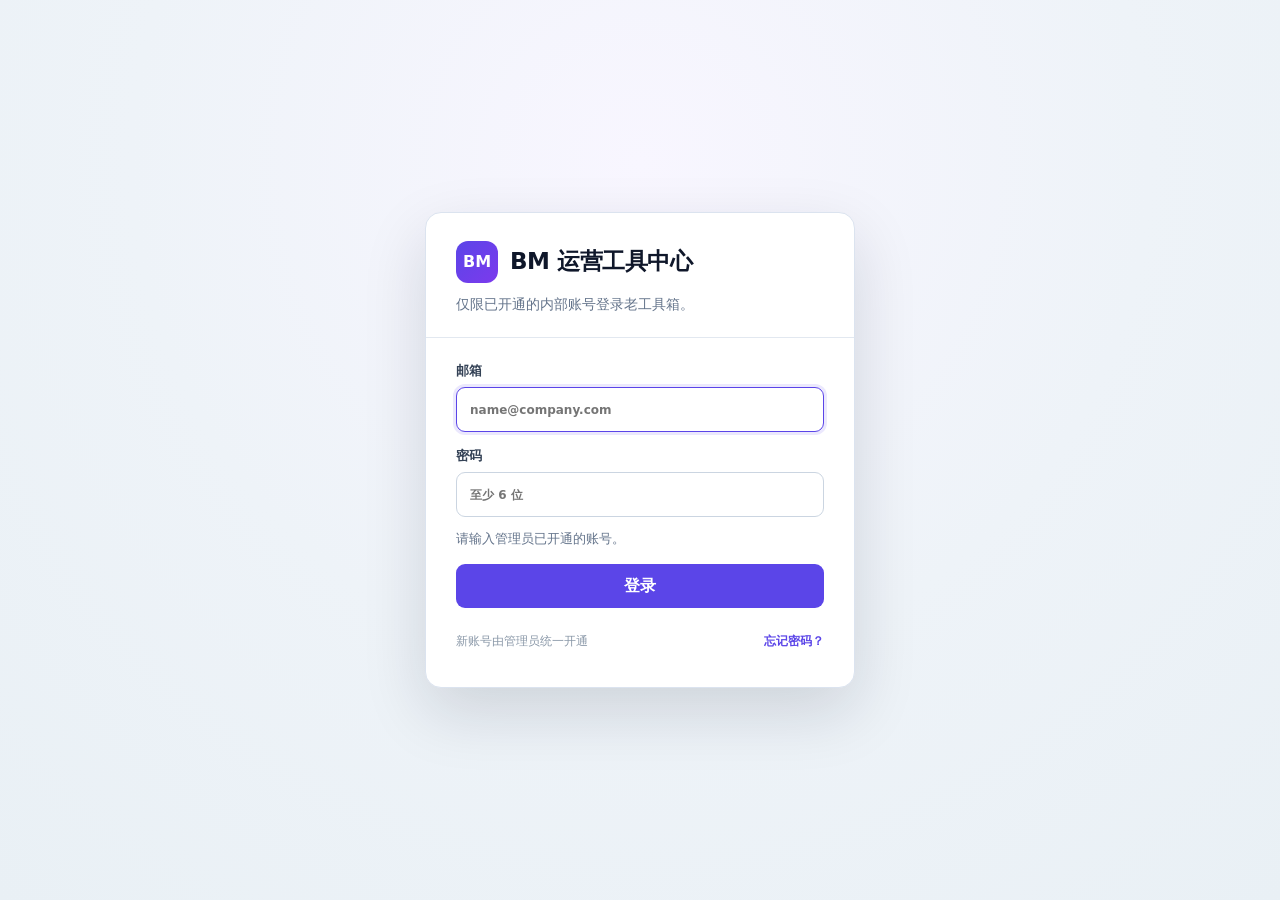
<file: BM-sku-consumption/index.html>
<!doctype html>
<html lang="zh-CN">
<head>
  <meta charset="UTF-8">
  <meta name="viewport" content="width=device-width, initial-scale=1.0">
  <title>BM-SKU 收入与消耗归集工具</title>
  <script src="../assets/supabase-umd.js"></script>
  <script src="../assets/auth-gate.js?v=20260724-internal1"></script>
  <script src="./xlsx.full.min.js"></script>
  <style>
    :root {
      --bg: #f4f7fb;
      --panel: #ffffff;
      --text: #102033;
      --muted: #637083;
      --line: #d9e2ee;
      --brand: #2563eb;
      --brand2: #0f9f8f;
      --soft: #eef6ff;
      --soft2: #ecfdf5;
      --warn: #b45309;
      --bad: #dc2626;
      --good: #16803a;
    }
    * { box-sizing: border-box; }
    body {
      margin: 0;
      min-height: 100vh;
      color: var(--text);
      background: var(--bg);
      font-family: Inter, system-ui, "Microsoft YaHei", Arial, sans-serif;
    }
    button, input, select, textarea {
      font: inherit;
    }
    button {
      display: inline-flex;
      align-items: center;
      justify-content: center;
      gap: 8px;
      min-height: 36px;
      border: 1px solid var(--line);
      border-radius: 8px;
      background: #fff;
      color: var(--text);
      padding: 8px 12px;
      cursor: pointer;
      font-weight: 800;
      white-space: nowrap;
    }
    button.primary {
      color: #fff;
      border-color: transparent;
      background: linear-gradient(135deg, var(--brand), var(--brand2));
      box-shadow: 0 10px 22px rgba(37,99,235,.16);
    }
    button.danger { color: var(--bad); border-color: #fecaca; }
    button:disabled { opacity: .55; cursor: not-allowed; }
    input, select, textarea {
      width: 100%;
      border: 1px solid var(--line);
      border-radius: 8px;
      background: #fff;
      color: var(--text);
      padding: 8px 10px;
      min-height: 36px;
    }
    textarea {
      min-height: 36px;
      resize: vertical;
      line-height: 1.45;
    }
    .app {
      display: grid;
      grid-template-rows: auto auto 1fr;
      gap: 14px;
      min-height: 100vh;
      padding: 18px;
    }
    header {
      display: flex;
      align-items: flex-end;
      justify-content: space-between;
      gap: 18px;
      padding: 2px 4px 0;
    }
    h1 {
      margin: 0;
      font-size: 26px;
      line-height: 1.2;
      letter-spacing: 0;
    }
    .sub {
      margin-top: 7px;
      color: var(--muted);
      font-size: 13px;
      line-height: 1.55;
      font-weight: 700;
    }
    .project-chip {
      display: inline-flex;
      align-items: center;
      min-height: 34px;
      border-radius: 999px;
      padding: 7px 12px;
      background: #e8f1ff;
      color: #1d4ed8;
      font-size: 12px;
      font-weight: 900;
      max-width: 340px;
      overflow: hidden;
      text-overflow: ellipsis;
      white-space: nowrap;
    }
    .toolbar {
      display: grid;
      grid-template-columns: minmax(260px, 1.1fr) repeat(4, minmax(130px, .6fr)) auto;
      gap: 10px;
      align-items: end;
      padding: 14px;
      border: 1px solid var(--line);
      border-radius: 8px;
      background: var(--panel);
    }
    label {
      display: grid;
      gap: 6px;
      color: var(--muted);
      font-size: 12px;
      font-weight: 900;
    }
    .file-label {
      border: 1px dashed #9fb6d8;
      border-radius: 8px;
      background: #f8fbff;
      padding: 10px;
      min-height: 64px;
    }
    .file-label input { padding: 0; border: 0; min-height: 24px; background: transparent; }
    .status {
      grid-column: 1 / -1;
      min-height: 20px;
      color: var(--muted);
      font-size: 12px;
      line-height: 1.5;
      font-weight: 800;
    }
    .status.ok { color: var(--good); }
    .status.warn { color: var(--warn); }
    .kpis {
      display: grid;
      grid-template-columns: repeat(5, minmax(140px, 1fr));
      gap: 10px;
    }
    .kpi {
      min-height: 84px;
      padding: 13px;
      border: 1px solid var(--line);
      border-radius: 8px;
      background: var(--panel);
    }
    .kpi span { color: var(--muted); font-size: 12px; font-weight: 900; }
    .kpi b { display: block; margin-top: 8px; font-size: 24px; line-height: 1.1; }
    .tabs {
      display: flex;
      flex-wrap: wrap;
      gap: 8px;
      padding: 4px 0 0;
    }
    .tabs button.active {
      color: #fff;
      border-color: transparent;
      background: #102033;
    }
    .view { display: none; min-width: 0; }
    .view.active { display: grid; gap: 12px; }
    .panel {
      border: 1px solid var(--line);
      border-radius: 8px;
      background: var(--panel);
      min-width: 0;
      overflow: hidden;
    }
    .panel-head {
      display: flex;
      justify-content: space-between;
      align-items: center;
      gap: 12px;
      padding: 12px 14px;
      border-bottom: 1px solid var(--line);
      background: #fbfdff;
    }
    h2 {
      margin: 0;
      font-size: 17px;
      line-height: 1.25;
      letter-spacing: 0;
    }
    .panel-note {
      color: var(--muted);
      font-size: 12px;
      font-weight: 800;
    }
    .table-wrap {
      width: 100%;
      overflow: auto;
      max-height: calc(100vh - 360px);
    }
    table {
      width: 100%;
      border-collapse: collapse;
      min-width: 980px;
      font-size: 13px;
    }
    th, td {
      border-bottom: 1px solid #edf1f6;
      padding: 8px 9px;
      text-align: left;
      vertical-align: top;
    }
    th {
      position: sticky;
      top: 0;
      z-index: 1;
      background: #f8fafc;
      color: #46566c;
      font-size: 12px;
      font-weight: 900;
      white-space: nowrap;
    }
    td.num, th.num { text-align: right; }
    td.center, th.center { text-align: center; }
    tr.unmapped td { background: #fff7ed; }
    tr.combo td { background: #f0fdf4; }
    .row-actions {
      display: flex;
      gap: 6px;
      justify-content: flex-end;
    }
    .mini {
      min-height: 30px;
      padding: 5px 8px;
      font-size: 12px;
    }
    .tag {
      display: inline-flex;
      align-items: center;
      min-height: 24px;
      border-radius: 999px;
      padding: 4px 8px;
      background: var(--soft);
      color: #1d4ed8;
      font-size: 12px;
      font-weight: 900;
      white-space: nowrap;
    }
    .tag.warn { background: #fff7ed; color: var(--warn); }
    .tag.good { background: var(--soft2); color: var(--good); }
    .empty {
      padding: 26px 16px;
      color: var(--muted);
      text-align: center;
      font-weight: 800;
    }
    .grid2 {
      display: grid;
      grid-template-columns: 1fr 1fr;
      gap: 12px;
    }
    @media (max-width: 1100px) {
      .toolbar { grid-template-columns: 1fr 1fr; }
      .kpis { grid-template-columns: repeat(2, minmax(140px, 1fr)); }
      header { align-items: flex-start; flex-direction: column; }
      .grid2 { grid-template-columns: 1fr; }
    }
    @media (max-width: 680px) {
      .app { padding: 12px; }
      .toolbar { grid-template-columns: 1fr; }
      .kpis { grid-template-columns: 1fr; }
      .panel-head { align-items: flex-start; flex-direction: column; }
      .project-chip { max-width: 100%; }
    }
  </style>
</head>
<body>
  <div class="app">
    <header>
      <div>
        <h1>SKU 收入与消耗归集</h1>
        <div class="sub">导入平台导出的 SKUID、GMV、消耗量数据，维护 SKU 简称和组合拆分规则，输出销售 SKU 口径与单品消耗口径。</div>
      </div>
      <div class="project-chip" id="projectChip">项目：本地缓存</div>
    </header>

    <section class="toolbar">
      <label class="file-label">
        导入 Excel / CSV
        <input id="fileInput" type="file" accept=".xlsx,.xls,.csv">
      </label>
      <label>SKUID 列<select id="skuCol"></select></label>
      <label>GMV 列<select id="gmvCol"></select></label>
      <label>消耗量列<select id="qtyCol"></select></label>
      <label>周期列<select id="periodCol"></select></label>
      <label>PID 列<select id="pidCol"></select></label>
      <div style="display:flex; gap:8px; justify-content:flex-end;">
        <button id="applyColsBtn" class="primary">生成结果</button>
        <button id="exportBtn">导出</button>
        <button id="clearBtn" class="danger">清空</button>
      </div>
      <div class="status" id="status">等待导入数据。映射规则会按当前项目保存在浏览器本地。</div>
    </section>

    <section class="kpis">
      <div class="kpi"><span>导入明细行</span><b id="kpiRows">0</b></div>
      <div class="kpi"><span>原始 SKUID</span><b id="kpiSkus">0</b></div>
      <div class="kpi"><span>已匹配 SKUID</span><b id="kpiMapped">0</b></div>
      <div class="kpi"><span>总 GMV</span><b id="kpiGmv">0</b></div>
      <div class="kpi"><span>总消耗量</span><b id="kpiQty">0</b></div>
    </section>

    <nav class="tabs">
      <button class="active" data-tab="mapping">SKU 映射</button>
      <button data-tab="single">单品消耗归集</button>
      <button data-tab="sales">销售 SKU 口径</button>
      <button data-tab="detail">导入明细</button>
    </nav>

    <section id="mapping" class="view active">
      <div class="panel">
        <div class="panel-head">
          <div>
            <h2>SKU 简称与组合拆分</h2>
            <div class="panel-note">单品可不填拆分规则；组合用 `单品简称*数量;单品简称*数量`，例如 `美白单片*7` 或 `美白盒装*3`。</div>
          </div>
          <div class="row-actions">
            <button id="addMapBtn">新增映射</button>
            <button id="saveMapBtn" class="primary">保存规则</button>
          </div>
        </div>
        <div class="table-wrap">
          <table id="mappingTable"></table>
        </div>
      </div>
    </section>

    <section id="single" class="view">
      <div class="grid2">
        <div class="panel">
          <div class="panel-head">
            <div>
              <h2>单品消耗归集</h2>
              <div class="panel-note">组合 SKU 的消耗量会按拆分倍数归到单品；GMV 为这些来源 SKU 的贡献 GMV。</div>
            </div>
          </div>
          <div class="table-wrap"><table id="singleTable"></table></div>
        </div>
        <div class="panel">
          <div class="panel-head">
            <div>
              <h2>周期 / PID 明细</h2>
              <div class="panel-note">保留周期和 PID，方便回溯每个来源。</div>
            </div>
          </div>
          <div class="table-wrap"><table id="singleDetailTable"></table></div>
        </div>
      </div>
    </section>

    <section id="sales" class="view">
      <div class="panel">
        <div class="panel-head">
          <div>
            <h2>销售 SKU 口径</h2>
            <div class="panel-note">按 SKU 简称汇总导入数据，不做组合拆分。</div>
          </div>
        </div>
        <div class="table-wrap"><table id="salesTable"></table></div>
      </div>
    </section>

    <section id="detail" class="view">
      <div class="panel">
        <div class="panel-head">
          <div>
            <h2>导入明细</h2>
            <div class="panel-note">展示识别后的原始行，未匹配 SKUID 会标黄。</div>
          </div>
        </div>
        <div class="table-wrap"><table id="detailTable"></table></div>
      </div>
    </section>
  </div>

  <script>
    const state = {
      headers: [],
      rawRows: [],
      rows: [],
      mappings: {},
      results: { sales: [], singles: [], singleDetails: [] },
      projectId: new URLSearchParams(location.search).get("project") || localStorage.getItem("bm_current_project_v1") || "local"
    };

    const els = {
      fileInput: document.getElementById("fileInput"),
      skuCol: document.getElementById("skuCol"),
      gmvCol: document.getElementById("gmvCol"),
      qtyCol: document.getElementById("qtyCol"),
      periodCol: document.getElementById("periodCol"),
      pidCol: document.getElementById("pidCol"),
      status: document.getElementById("status")
    };

    const mappingKey = () => `bm_sku_consumption_mapping_v1_${state.projectId}`;
    const dataKey = () => `bm_sku_consumption_last_data_v1_${state.projectId}`;
    const fmt = n => Number(n || 0).toLocaleString("zh-CN", { maximumFractionDigits: 2 });
    const esc = v => String(v ?? "").replace(/[&<>"']/g, c => ({ "&": "&amp;", "<": "&lt;", ">": "&gt;", '"': "&quot;", "'": "&#39;" }[c]));
    const norm = v => String(v ?? "").trim();
    const num = v => {
      if (typeof v === "number") return Number.isFinite(v) ? v : 0;
      const s = String(v ?? "").replace(/,/g, "").replace(/[^\d.-]/g, "");
      const n = Number(s);
      return Number.isFinite(n) ? n : 0;
    };

    function setStatus(text, type = "") {
      els.status.textContent = text;
      els.status.className = `status ${type}`;
    }

    function getMapping(skuId) {
      if (!state.mappings[skuId]) {
        state.mappings[skuId] = { skuId, shortName: "", type: "single", componentsText: "" };
      }
      return state.mappings[skuId];
    }

    function saveMappings() {
      localStorage.setItem(mappingKey(), JSON.stringify(state.mappings));
      setStatus("映射规则已保存。", "ok");
    }

    function loadMappings() {
      try {
        state.mappings = JSON.parse(localStorage.getItem(mappingKey()) || "{}") || {};
      } catch {
        state.mappings = {};
      }
    }

    function guessColumn(headers, keywords) {
      const lower = headers.map(h => String(h).toLowerCase());
      for (const kw of keywords) {
        const i = lower.findIndex(h => h.includes(kw.toLowerCase()));
        if (i >= 0) return headers[i];
      }
      return "";
    }

    function fillColumnSelects() {
      const options = ["", ...state.headers].map(h => `<option value="${esc(h)}">${h ? esc(h) : "不使用"}</option>`).join("");
      [els.skuCol, els.gmvCol, els.qtyCol, els.periodCol, els.pidCol].forEach(sel => sel.innerHTML = options);
      els.skuCol.value = guessColumn(state.headers, ["skuid", "sku id", "seller sku", "商品sku", "sku"]);
      els.gmvCol.value = guessColumn(state.headers, ["gmv", "revenue", "收入", "成交金额", "销售额"]);
      els.qtyCol.value = guessColumn(state.headers, ["成交件数", "消耗", "quantity", "qty", "sold", "销量", "订单商品数", "件数", "订单数"]);
      els.periodCol.value = guessColumn(state.headers, ["周期", "period", "date", "日期", "时间"]);
      els.pidCol.value = guessColumn(state.headers, ["pid", "product id", "商品id", "商品编号"]);
    }

    function parseRows() {
      const skuCol = els.skuCol.value;
      const gmvCol = els.gmvCol.value;
      const qtyCol = els.qtyCol.value;
      if (!skuCol) {
        setStatus("请先选择 SKUID 列。", "warn");
        return false;
      }
      state.rows = state.rawRows
        .map((r, index) => ({
          index: index + 1,
          skuId: norm(r[skuCol]),
          gmv: gmvCol ? num(r[gmvCol]) : 0,
          qty: qtyCol ? num(r[qtyCol]) : 0,
          period: els.periodCol.value ? norm(r[els.periodCol.value]) : "",
          pid: els.pidCol.value ? norm(r[els.pidCol.value]) : "",
          raw: r
        }))
        .filter(r => r.skuId);
      for (const row of state.rows) getMapping(row.skuId);
      localStorage.setItem(dataKey(), JSON.stringify({ headers: state.headers, rawRows: state.rawRows, cols: selectedCols() }));
      compute();
      renderAll();
      const unmapped = Object.values(state.mappings).filter(m => isUsedSku(m.skuId) && !m.shortName.trim()).length;
      const missingMetrics = !gmvCol || !qtyCol ? " 当前文件缺少或未选择 GMV/消耗量列，已先生成 SKU 映射。" : "";
      setStatus(`已生成结果：${state.rows.length} 行，${unmapped} 个 SKUID 待补 SKU 简称。${missingMetrics}`, unmapped || missingMetrics ? "warn" : "ok");
      return true;
    }

    function selectedCols() {
      return {
        skuCol: els.skuCol.value,
        gmvCol: els.gmvCol.value,
        qtyCol: els.qtyCol.value,
        periodCol: els.periodCol.value,
        pidCol: els.pidCol.value
      };
    }

    function restoreCols(cols) {
      if (!cols) return;
      for (const [key, value] of Object.entries(cols)) {
        if (els[key] && [...els[key].options].some(o => o.value === value)) els[key].value = value;
      }
    }

    function isUsedSku(skuId) {
      return state.rows.some(r => r.skuId === skuId);
    }

    function parseComponents(mapping) {
      const shortName = mapping.shortName.trim() || mapping.skuId;
      if (mapping.type === "single") return [{ name: shortName, factor: 1 }];
      const text = mapping.componentsText.trim();
      if (!text) return [{ name: shortName, factor: 1 }];
      return text.split(/[;；\n]+/).map(part => {
        const clean = part.trim();
        if (!clean) return null;
        const pieces = clean.split(/[*xX×]/).map(x => x.trim()).filter(Boolean);
        const factor = pieces.length > 1 ? num(pieces.at(-1)) : 1;
        const name = pieces.length > 1 ? pieces.slice(0, -1).join("*").trim() : clean;
        return name ? { name, factor: factor || 1 } : null;
      }).filter(Boolean);
    }

    function addToMap(map, key, patch) {
      if (!map.has(key)) map.set(key, { ...patch });
      else {
        const row = map.get(key);
        for (const [k, v] of Object.entries(patch)) {
          row[k] = typeof v === "number" ? num(row[k]) + v : (row[k] || v);
        }
      }
    }

    function compute() {
      const sales = new Map();
      const singles = new Map();
      const singleDetails = new Map();
      for (const row of state.rows) {
        const mapping = getMapping(row.skuId);
        const shortName = mapping.shortName.trim() || "未匹配";
        const salesKey = [shortName, mapping.type].join("||");
        addToMap(sales, salesKey, {
          skuShortName: shortName,
          type: mapping.type,
          sourceSkuCount: 0,
          rowCount: 1,
          gmv: row.gmv,
          qty: row.qty
        });
        sales.get(salesKey).sourceSkuCount = new Set(state.rows.filter(r => {
          const m = getMapping(r.skuId);
          return (m.shortName.trim() || "未匹配") === shortName && m.type === mapping.type;
        }).map(r => r.skuId)).size;

        for (const comp of parseComponents(mapping)) {
          const splitQty = row.qty * comp.factor;
          const singleKey = comp.name;
          addToMap(singles, singleKey, {
            singleName: comp.name,
            sourceSkuCount: 0,
            gmv: row.gmv,
            sourceQty: row.qty,
            consumptionQty: splitQty
          });
          singles.get(singleKey).sourceSkuCount = new Set(state.rows.filter(r => parseComponents(getMapping(r.skuId)).some(c => c.name === comp.name)).map(r => r.skuId)).size;

          const detailKey = [comp.name, row.period, row.pid, row.skuId, shortName].join("||");
          addToMap(singleDetails, detailKey, {
            singleName: comp.name,
            period: row.period,
            pid: row.pid,
            sourceSkuId: row.skuId,
            sourceShortName: shortName,
            factor: comp.factor,
            gmv: row.gmv,
            sourceQty: row.qty,
            consumptionQty: splitQty
          });
        }
      }
      state.results.sales = [...sales.values()].sort((a, b) => b.gmv - a.gmv);
      state.results.singles = [...singles.values()].sort((a, b) => b.consumptionQty - a.consumptionQty);
      state.results.singleDetails = [...singleDetails.values()].sort((a, b) => String(a.singleName).localeCompare(String(b.singleName), "zh-CN"));
    }

    function table(id, columns, rows, emptyText = "暂无数据") {
      const el = document.getElementById(id);
      if (!rows.length) {
        el.innerHTML = `<tr><td class="empty">${emptyText}</td></tr>`;
        return;
      }
      el.innerHTML = `<thead><tr>${columns.map(c => `<th class="${c.cls || ""}">${esc(c.label)}</th>`).join("")}</tr></thead><tbody>` +
        rows.map(row => `<tr class="${row._class || ""}">${columns.map(c => `<td class="${c.cls || ""}">${c.html ? c.html(row) : esc(row[c.key])}</td>`).join("")}</tr>`).join("") +
        "</tbody>";
    }

    function renderMapping() {
      const used = new Set(state.rows.map(r => r.skuId));
      const rows = Object.values(state.mappings)
        .sort((a, b) => Number(used.has(b.skuId)) - Number(used.has(a.skuId)) || String(a.skuId).localeCompare(String(b.skuId), "zh-CN"))
        .map(m => ({ ...m, _class: `${!m.shortName.trim() && used.has(m.skuId) ? "unmapped" : ""} ${m.type === "combo" ? "combo" : ""}` }));
      const el = document.getElementById("mappingTable");
      if (!rows.length) {
        el.innerHTML = `<tr><td class="empty">导入后会自动生成待匹配 SKUID，也可以手动新增映射。</td></tr>`;
        return;
      }
      el.innerHTML = `<thead><tr>
        <th style="width:170px">SKUID</th><th style="width:210px">SKU 简称</th><th style="width:110px">类型</th>
        <th>拆分规则</th><th style="width:120px">状态</th><th class="num" style="width:95px">操作</th>
      </tr></thead><tbody>` + rows.map((m, i) => {
        const usedTag = used.has(m.skuId) ? `<span class="tag good">本次导入</span>` : `<span class="tag">规则库</span>`;
        const status = m.shortName.trim() ? usedTag : `<span class="tag warn">待匹配</span>`;
        return `<tr class="${m._class}" data-sku="${esc(m.skuId)}">
          <td><input data-field="skuId" value="${esc(m.skuId)}"></td>
          <td><input data-field="shortName" value="${esc(m.shortName)}" placeholder="如 美白单片"></td>
          <td><select data-field="type">
            <option value="single" ${m.type === "single" ? "selected" : ""}>单品</option>
            <option value="combo" ${m.type === "combo" ? "selected" : ""}>组合</option>
          </select></td>
          <td><textarea data-field="componentsText" placeholder="组合示例：美白单片*7;赠品*1">${esc(m.componentsText || "")}</textarea></td>
          <td>${status}</td>
          <td class="num"><button class="mini danger" data-delete="${esc(m.skuId)}">删除</button></td>
        </tr>`;
      }).join("") + "</tbody>";
    }

    function renderResults() {
      table("salesTable", [
        { label: "SKU 简称", key: "skuShortName" },
        { label: "类型", html: r => r.type === "combo" ? "组合" : "单品" },
        { label: "来源 SKUID 数", key: "sourceSkuCount", cls: "num" },
        { label: "明细行数", key: "rowCount", cls: "num" },
        { label: "GMV", cls: "num", html: r => fmt(r.gmv) },
        { label: "消耗量", cls: "num", html: r => fmt(r.qty) }
      ], state.results.sales);

      table("singleTable", [
        { label: "单品简称", key: "singleName" },
        { label: "来源 SKUID 数", key: "sourceSkuCount", cls: "num" },
        { label: "来源 GMV", cls: "num", html: r => fmt(r.gmv) },
        { label: "来源销售消耗", cls: "num", html: r => fmt(r.sourceQty) },
        { label: "归集单品消耗", cls: "num", html: r => fmt(r.consumptionQty) }
      ], state.results.singles);

      table("singleDetailTable", [
        { label: "单品简称", key: "singleName" },
        { label: "周期", key: "period" },
        { label: "PID", key: "pid" },
        { label: "来源 SKUID", key: "sourceSkuId" },
        { label: "来源 SKU 简称", key: "sourceShortName" },
        { label: "拆分倍数", cls: "num", html: r => fmt(r.factor) },
        { label: "GMV", cls: "num", html: r => fmt(r.gmv) },
        { label: "来源消耗", cls: "num", html: r => fmt(r.sourceQty) },
        { label: "归集消耗", cls: "num", html: r => fmt(r.consumptionQty) }
      ], state.results.singleDetails);
    }

    function renderDetail() {
      const rows = state.rows.slice(0, 1000).map(r => {
        const m = getMapping(r.skuId);
        return { ...r, shortName: m.shortName.trim(), type: m.type, _class: m.shortName.trim() ? "" : "unmapped" };
      });
      table("detailTable", [
        { label: "行号", key: "index", cls: "num" },
        { label: "周期", key: "period" },
        { label: "PID", key: "pid" },
        { label: "SKUID", key: "skuId" },
        { label: "SKU 简称", html: r => r.shortName || "待匹配" },
        { label: "类型", html: r => r.type === "combo" ? "组合" : "单品" },
        { label: "GMV", cls: "num", html: r => fmt(r.gmv) },
        { label: "消耗量", cls: "num", html: r => fmt(r.qty) }
      ], rows, "暂无导入明细");
    }

    function renderKpis() {
      const skuSet = new Set(state.rows.map(r => r.skuId));
      const mapped = [...skuSet].filter(id => getMapping(id).shortName.trim()).length;
      document.getElementById("kpiRows").textContent = fmt(state.rows.length);
      document.getElementById("kpiSkus").textContent = fmt(skuSet.size);
      document.getElementById("kpiMapped").textContent = `${fmt(mapped)}/${fmt(skuSet.size)}`;
      document.getElementById("kpiGmv").textContent = fmt(state.rows.reduce((s, r) => s + r.gmv, 0));
      document.getElementById("kpiQty").textContent = fmt(state.rows.reduce((s, r) => s + r.qty, 0));
    }

    function renderAll() {
      renderKpis();
      renderMapping();
      renderResults();
      renderDetail();
    }

    function scoreHeaderRow(values) {
      const text = values.map(v => String(v || "").trim().toLowerCase()).join(" ");
      let score = 0;
      if (/\bsku\s*id\b|skuid|商品sku|seller sku/.test(text)) score += 8;
      if (/\bgmv\b|收入|销售额|成交金额/.test(text)) score += 4;
      if (/成交件数|消耗|销量|订单数|quantity|qty/.test(text)) score += 4;
      if (/\bpid\b|product\s*id|商品id|商品编号/.test(text)) score += 3;
      if (/商品|product|状态|status/.test(text)) score += 1;
      score += values.filter(v => String(v || "").trim()).length * 0.1;
      return score;
    }

    function uniqueHeaders(values) {
      const seen = {};
      return values.map((value, index) => {
        const base = String(value || "").trim() || `空列_${index + 1}`;
        seen[base] = (seen[base] || 0) + 1;
        return seen[base] === 1 ? base : `${base}_${seen[base]}`;
      });
    }

    function findPeriodValue(matrix, headerIndex) {
      for (let i = 0; i < Math.min(headerIndex, 8); i++) {
        const nonEmpty = (matrix[i] || []).map(v => String(v || "").trim()).filter(Boolean);
        const period = nonEmpty.find(v => /\d{4}[-/]\d{1,2}[-/]\d{1,2}.*\d{4}[-/]\d{1,2}[-/]\d{1,2}/.test(v));
        if (period) return period;
      }
      return "";
    }

    function rowsFromMatrix(matrix) {
      const candidates = matrix.slice(0, 30).map((row, index) => ({ index, score: scoreHeaderRow(row) }));
      const best = candidates.sort((a, b) => b.score - a.score)[0] || { index: 0, score: 0 };
      const headerIndex = best.score >= 4 ? best.index : 0;
      const headers = uniqueHeaders(matrix[headerIndex] || []);
      const periodValue = findPeriodValue(matrix, headerIndex);
      const rows = matrix.slice(headerIndex + 1)
        .filter(row => row.some(cell => String(cell || "").trim()))
        .map(row => {
          const item = {};
          headers.forEach((header, index) => item[header] = row[index] ?? "");
          if (periodValue && !headers.includes("导入周期")) item["导入周期"] = periodValue;
          return item;
        });
      const finalHeaders = periodValue && !headers.includes("导入周期") ? ["导入周期", ...headers] : headers;
      return { headers: finalHeaders, rows, headerRowNumber: headerIndex + 1, periodValue };
    }

    async function readFile(file) {
      if (!window.XLSX) {
        setStatus("Excel 解析库加载失败，请检查网络后刷新页面。", "warn");
        return;
      }
      const buffer = await file.arrayBuffer();
      const wb = XLSX.read(buffer, { type: "array", cellDates: true });
      const ws = wb.Sheets[wb.SheetNames[0]];
      const matrix = XLSX.utils.sheet_to_json(ws, { header: 1, defval: "", blankrows: false });
      const parsed = rowsFromMatrix(matrix);
      state.rawRows = parsed.rows;
      state.headers = parsed.headers;
      fillColumnSelects();
      parseRows();
      setStatus(`已识别第 ${parsed.headerRowNumber} 行为表头${parsed.periodValue ? `，周期 ${parsed.periodValue}` : ""}。`, "ok");
    }

    function syncMappingFromTable() {
      const next = {};
      document.querySelectorAll("#mappingTable tbody tr[data-sku]").forEach(tr => {
        const oldSku = tr.dataset.sku;
        const item = { skuId: "", shortName: "", type: "single", componentsText: "" };
        tr.querySelectorAll("[data-field]").forEach(input => item[input.dataset.field] = input.value.trim());
        if (!item.skuId) item.skuId = oldSku;
        item.type = item.type === "combo" ? "combo" : "single";
        next[item.skuId] = item;
      });
      state.mappings = next;
      for (const row of state.rows) getMapping(row.skuId);
      compute();
      renderAll();
    }

    function exportWorkbook() {
      if (!window.XLSX) return setStatus("Excel 导出库加载失败，请检查网络后刷新页面。", "warn");
      const wb = XLSX.utils.book_new();
      XLSX.utils.book_append_sheet(wb, XLSX.utils.json_to_sheet(state.results.singles), "单品消耗归集");
      XLSX.utils.book_append_sheet(wb, XLSX.utils.json_to_sheet(state.results.sales), "销售SKU口径");
      XLSX.utils.book_append_sheet(wb, XLSX.utils.json_to_sheet(state.results.singleDetails), "周期PID明细");
      XLSX.utils.book_append_sheet(wb, XLSX.utils.json_to_sheet(Object.values(state.mappings)), "SKU映射规则");
      XLSX.writeFile(wb, `BM-SKU收入消耗归集-${new Date().toISOString().slice(0, 10)}.xlsx`);
    }

    function clearAll() {
      if (!confirm("确认清空本页导入数据？已保存的 SKU 映射规则会保留。")) return;
      localStorage.removeItem(dataKey());
      state.headers = [];
      state.rawRows = [];
      state.rows = [];
      state.results = { sales: [], singles: [], singleDetails: [] };
      [els.skuCol, els.gmvCol, els.qtyCol, els.periodCol, els.pidCol].forEach(sel => sel.innerHTML = "");
      renderAll();
      setStatus("已清空导入数据，映射规则仍保留。", "ok");
    }

    document.querySelectorAll("[data-tab]").forEach(btn => {
      btn.addEventListener("click", () => {
        document.querySelectorAll("[data-tab]").forEach(b => b.classList.toggle("active", b === btn));
        document.querySelectorAll(".view").forEach(v => v.classList.toggle("active", v.id === btn.dataset.tab));
      });
    });
    els.fileInput.addEventListener("change", e => e.target.files[0] && readFile(e.target.files[0]));
    document.getElementById("applyColsBtn").addEventListener("click", parseRows);
    document.getElementById("saveMapBtn").addEventListener("click", () => { syncMappingFromTable(); saveMappings(); });
    document.getElementById("exportBtn").addEventListener("click", exportWorkbook);
    document.getElementById("clearBtn").addEventListener("click", clearAll);
    document.getElementById("addMapBtn").addEventListener("click", () => {
      syncMappingFromTable();
      const id = `SKU-${Date.now()}`;
      state.mappings[id] = { skuId: id, shortName: "", type: "single", componentsText: "" };
      renderMapping();
    });
    document.getElementById("mappingTable").addEventListener("click", e => {
      const sku = e.target?.dataset?.delete;
      if (!sku) return;
      delete state.mappings[sku];
      for (const row of state.rows) getMapping(row.skuId);
      compute();
      renderAll();
    });
    document.getElementById("mappingTable").addEventListener("change", () => {
      syncMappingFromTable();
      localStorage.setItem(mappingKey(), JSON.stringify(state.mappings));
    });

    loadMappings();
    document.getElementById("projectChip").textContent = `项目：${state.projectId === "local" ? "本地缓存" : state.projectId}`;
    try {
      const last = JSON.parse(localStorage.getItem(dataKey()) || "null");
      if (last?.rawRows?.length) {
        state.headers = last.headers || Object.keys(last.rawRows[0] || {});
        state.rawRows = last.rawRows;
        fillColumnSelects();
        restoreCols(last.cols);
        parseRows();
      } else {
        renderAll();
      }
    } catch {
      renderAll();
    }
  </script>
</body>
</html>
</file>
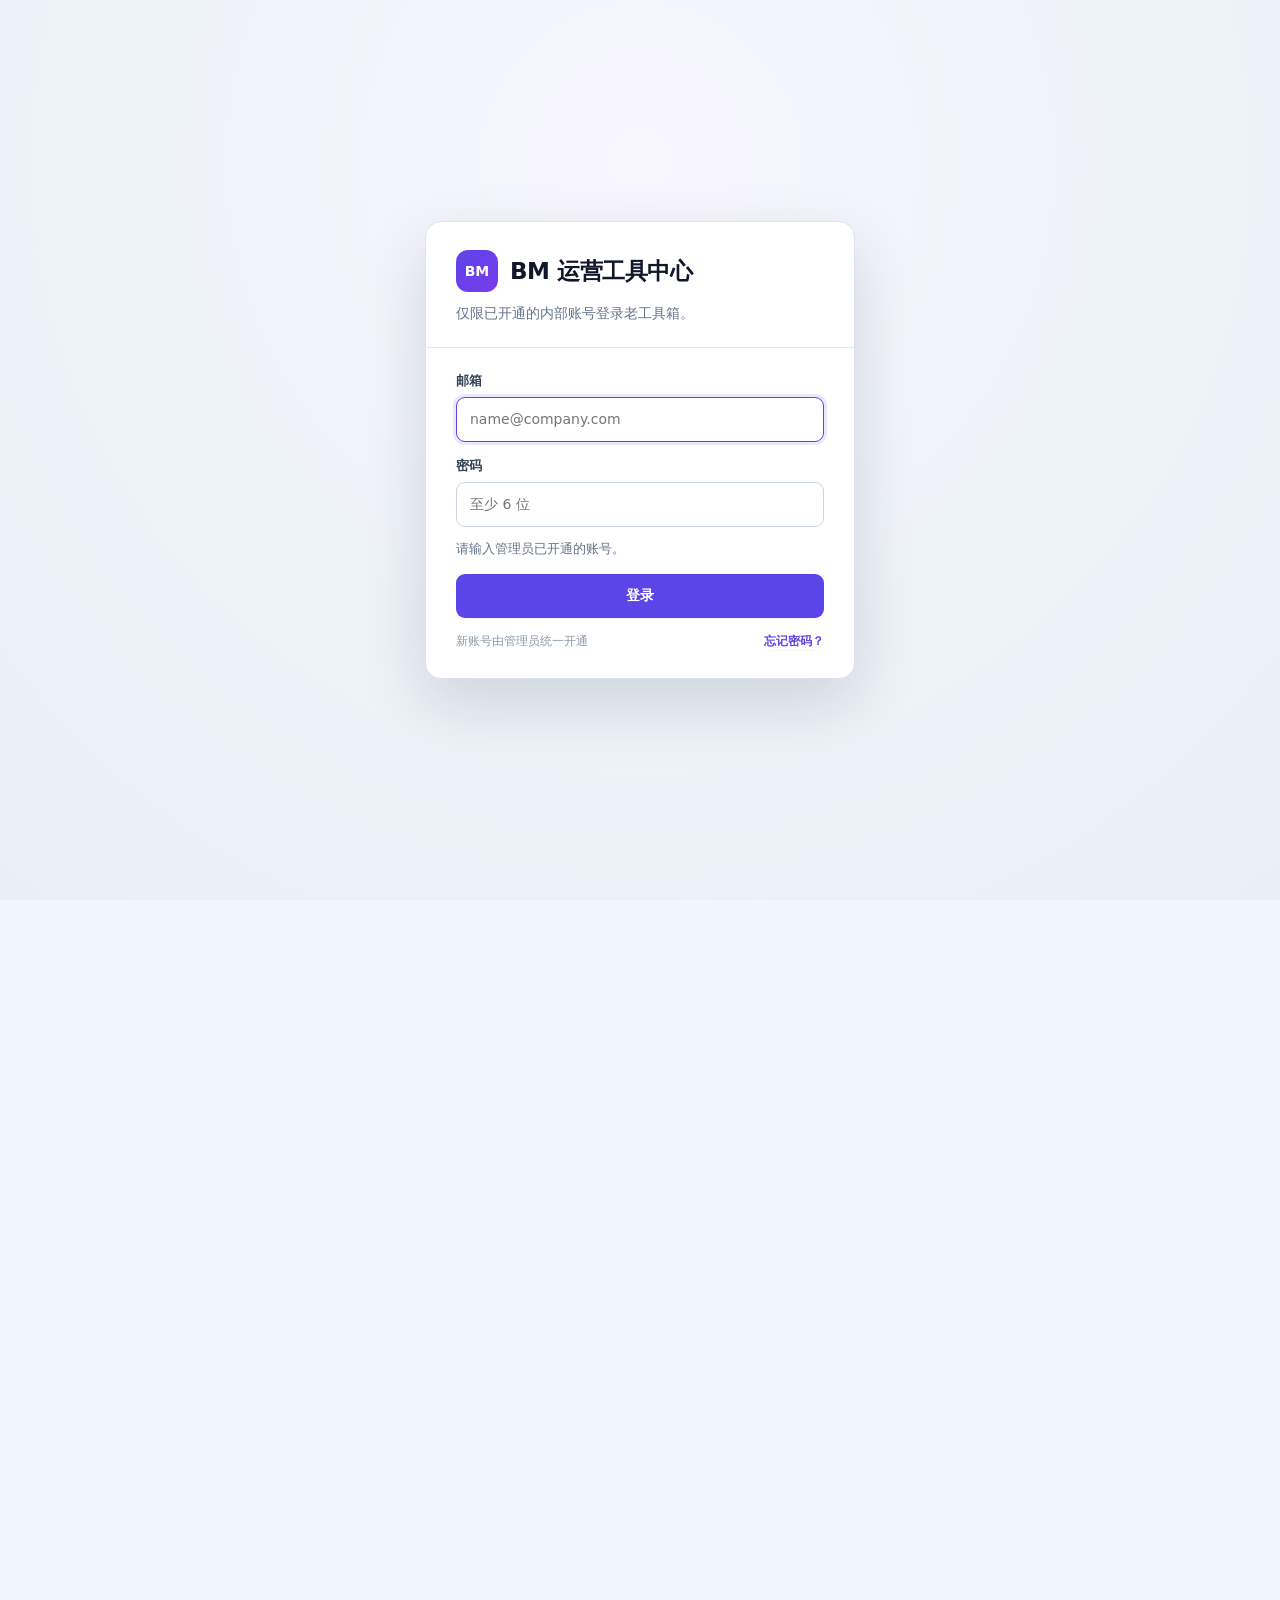
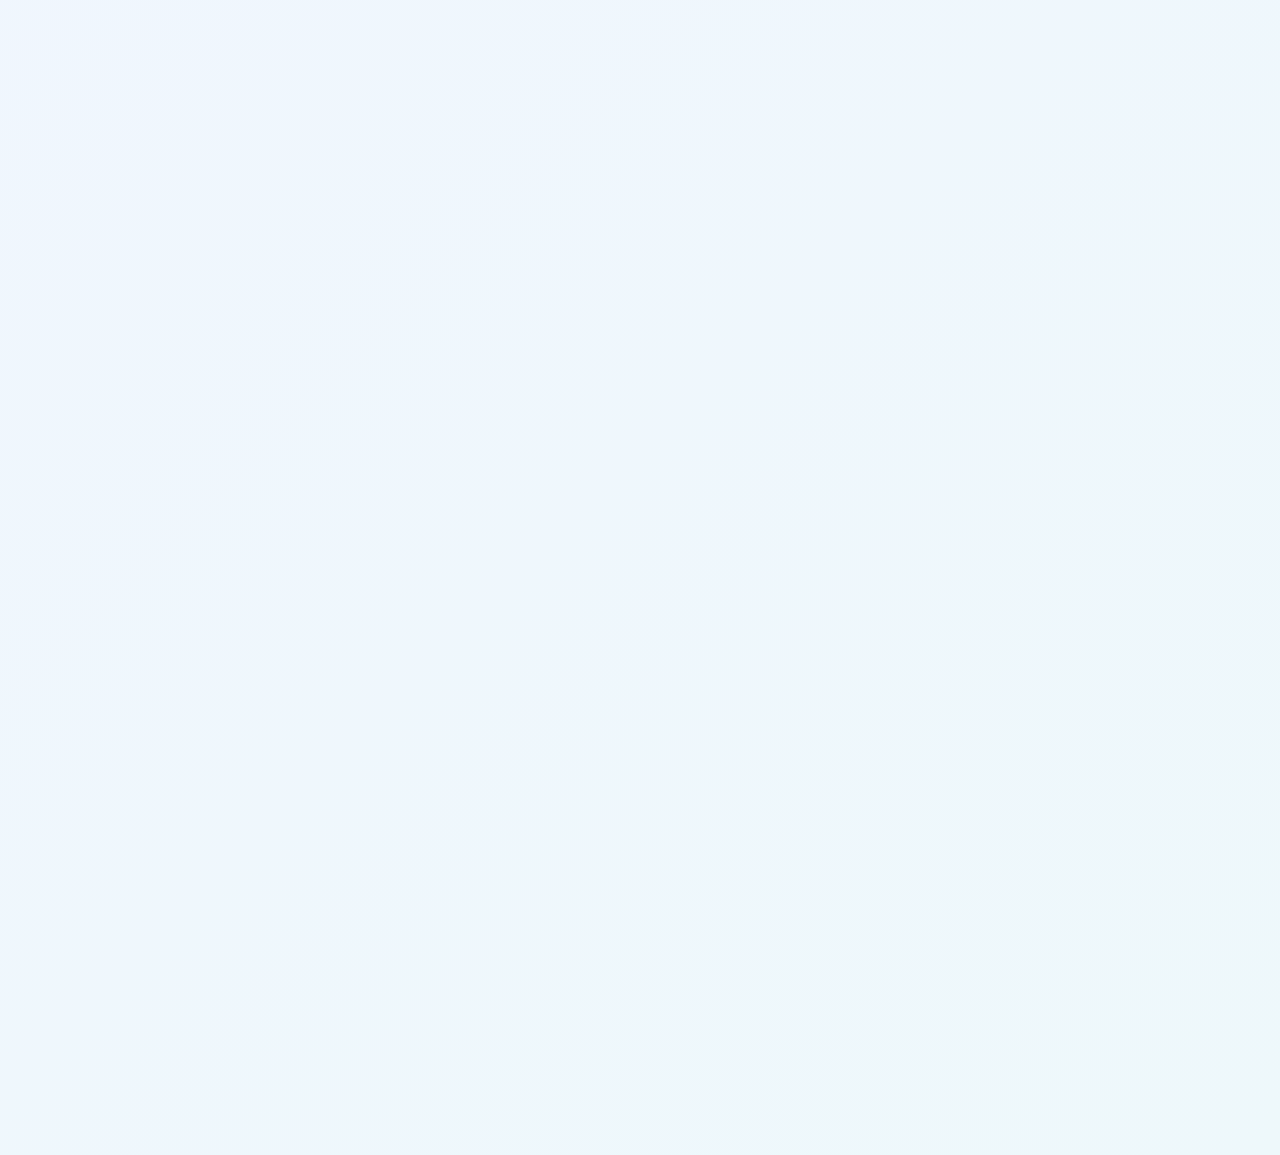
<file: BM-video-analysis/index.html>
<!doctype html>
<html lang="zh-CN">
<head>
  <meta charset="utf-8">
  <meta name="viewport" content="width=device-width, initial-scale=1">
  <title>BM-TikTok Shop TH 视频素材分析工具</title>
  <script src="../assets/supabase-umd.js"></script>
  <script src="../assets/auth-gate.js?v=20260724-internal1"></script>
  <style>
    :root {
      --ink: #0f172a;
      --muted: #64748b;
      --line: #e2e8f0;
      --panel: #ffffff;
      --soft: #f8fafc;
      --brand: #5b45e8;
      --brand2: #7c3aed;
      --green: #16a34a;
      --red: #dc2626;
      --amber: #d97706;
      --shadow: 0 18px 36px rgba(15, 23, 42, .06);
    }
    * { box-sizing: border-box; }
    body {
      margin: 0;
      color: var(--ink);
      background: linear-gradient(135deg, #f1f5ff, #eef8fb);
      font-family: Inter, system-ui, "Microsoft YaHei", Arial, sans-serif;
      font-size: 14px;
    }
    header {
      background: rgba(255,255,255,.82);
      border-bottom: 1px solid var(--line);
      backdrop-filter: blur(10px);
    }
    .topbar {
      display: flex;
      align-items: flex-start;
      justify-content: space-between;
      gap: 18px;
      padding: 24px 40px;
    }
    h1 { margin: 0; font-size: 26px; line-height: 1.25; font-weight: 900; }
    .subtitle { margin: 8px 0 0; color: var(--muted); font-size: 13px; font-weight: 800; }
    main { padding: 24px 40px 42px; }
    .actions, .filters {
      display: flex;
      align-items: end;
      gap: 10px;
      flex-wrap: wrap;
    }
    .subnav {
      display: flex;
      align-items: center;
      gap: 10px;
      flex-wrap: wrap;
      margin: 18px 0 0;
    }
    .subnav button {
      border-radius: 999px;
      padding: 9px 14px;
      background: #fff;
    }
    .subnav button.active {
      color: #fff;
      border-color: transparent;
      background: linear-gradient(135deg, var(--brand), var(--brand2));
      box-shadow: 0 10px 18px rgba(91,69,232,.18);
    }
    .analysis-page[hidden] { display: none !important; }
    button, .file-label, input, select {
      border: 1px solid var(--line);
      border-radius: 12px;
      background: #fff;
      color: var(--ink);
      font: inherit;
      font-weight: 800;
    }
    button, .file-label {
      padding: 10px 12px;
      cursor: pointer;
      box-shadow: 0 1px 0 rgba(15,23,42,.03);
    }
    button.primary {
      color: #fff;
      border-color: transparent;
      background: linear-gradient(135deg, var(--brand), var(--brand2));
      box-shadow: 0 12px 24px rgba(91,69,232,.18);
    }
    button.danger { color: var(--red); border-color: #fecaca; }
    button.small { border-radius: 999px; padding: 7px 10px; font-size: 12px; }
    input[type=file] { display: none; }
    input, select { min-width: 0; padding: 9px 11px; }
    input.meta-input {
      width: 104px;
      padding: 6px 8px;
      border-color: #f3c98b;
      border-radius: 10px;
      background: #fffdf8;
      font-size: 12px;
    }
    .meta-cell {
      min-width: 110px;
      white-space: nowrap;
    }
    .meta-text {
      font-weight: 800;
    }
    .meta-empty {
      color: var(--muted);
    }
    .meta-actions {
      display: inline-flex;
      gap: 4px;
      margin-left: 6px;
      vertical-align: middle;
    }
    button.meta-mini {
      padding: 4px 7px;
      border-radius: 999px;
      font-size: 11px;
      line-height: 1;
      box-shadow: none;
    }
    button.meta-save {
      color: #fff;
      border-color: transparent;
      background: var(--brand);
    }
    .filters label {
      display: grid;
      gap: 5px;
      min-width: 140px;
      color: var(--muted);
      font-size: 12px;
      font-weight: 800;
    }
    .filters .wide { min-width: 260px; }
    .panel {
      background: var(--panel);
      border: 1px solid var(--line);
      border-radius: 22px;
      box-shadow: var(--shadow);
      overflow: hidden;
    }
    .panel h2 {
      margin: 0;
      padding: 16px 18px;
      border-bottom: 1px solid var(--line);
      font-size: 20px;
      font-weight: 900;
    }
    .panel-heading {
      display: flex;
      align-items: center;
      justify-content: space-between;
      gap: 12px;
      padding: 12px 16px 12px 18px;
      border-bottom: 1px solid var(--line);
      background: #fff;
    }
    .panel-heading h2 { padding: 0; border: 0; }
    button.module-export-button { padding: 7px 11px; border-radius: 10px; font-size: 12px; white-space: nowrap; }
    .panel-body { padding: 16px; }
    .note { color: var(--muted); font-size: 13px; line-height: 1.55; }
    .analysis-box {
      margin-top: 12px;
      padding: 12px 14px;
      border: 1px solid #dbeafe;
      border-radius: 16px;
      background: #f8fbff;
      color: #334155;
      font-size: 13px;
      line-height: 1.6;
    }
    .analysis-box strong {
      display: block;
      margin-bottom: 4px;
      color: var(--ink);
      font-weight: 900;
    }
    .analysis-box ul {
      margin: 0;
      padding-left: 18px;
    }
    .analysis-box li + li { margin-top: 3px; }
    .kpis {
      display: grid;
      grid-template-columns: repeat(5, minmax(160px, 1fr));
      gap: 18px;
      margin: 18px 0;
    }
    .kpi {
      background: #fff;
      border: 1px solid var(--line);
      border-radius: 22px;
      min-height: 112px;
      padding: 18px;
      box-shadow: 0 15px 30px rgba(15,23,42,.06);
    }
    .kpi .label { color: var(--muted); font-size: 13px; font-weight: 800; }
    .kpi .value { margin: 10px 0; font-size: 28px; font-weight: 900; }
    .kpi .sub { color: var(--muted); font-size: 12px; }
    .grid { display: grid; gap: 12px; }
    .grid.two { grid-template-columns: minmax(420px, .95fr) minmax(520px, 1.25fr); }
    .scroll { overflow: auto; max-height: 68vh; border: 1px solid var(--line); border-radius: 16px; background: #fff; }
    .compact-scroll { max-height: 340px; }
    table { width: 100%; min-width: 1120px; border-collapse: collapse; table-layout: auto; background: #fff; }
    #recentTable { min-width: 1700px; }
    #topTable, #stableDetailTable { min-width: 1900px; }
    #trendTable { min-width: 1320px; }
    #periodCompareTable { min-width: 1180px; }
    #ctrAttributionTable, #conversionAttributionTable,
    #ctrDirectionTable,
    #ctrAttributionOverview, #conversionAttributionOverview { min-width: 1500px; }
    .chart-tools {
      display: flex;
      align-items: end;
      gap: 10px;
      flex-wrap: wrap;
      margin-bottom: 10px;
    }
    .chart-tools > label {
      display: grid;
      gap: 5px;
      min-width: 160px;
      color: var(--muted);
      font-size: 12px;
      font-weight: 800;
    }
    .chart-tools .wide { min-width: 340px; }
    .metric-group {
      min-width: 260px;
      display: grid;
      gap: 6px;
    }
    .metric-title {
      color: var(--muted);
      font-size: 12px;
      font-weight: 900;
    }
    .metric-options {
      display: flex;
      flex-wrap: wrap;
      gap: 6px;
    }
    .metric-options label {
      display: inline-flex;
      align-items: center;
      gap: 5px;
      padding: 7px 9px;
      border: 1px solid var(--line);
      border-radius: 999px;
      background: #fff;
      color: var(--ink);
      font-size: 12px;
      font-weight: 900;
      cursor: pointer;
    }
    .metric-options input {
      width: 14px;
      height: 14px;
      padding: 0;
    }
    .chart-wrap {
      min-height: 320px;
      border: 1px solid var(--line);
      border-radius: 16px;
      background: #fff;
      overflow: hidden;
      margin-bottom: 10px;
    }
    .chart-wrap svg { display: block; width: 100%; height: 320px; }
    .chart-empty {
      min-height: 320px;
      display: grid;
      place-items: center;
      color: var(--muted);
      font-weight: 800;
    }
    .formula-strip {
      display: grid;
      grid-template-columns: repeat(3, minmax(180px, 1fr));
      gap: 10px;
      margin-top: 12px;
    }
    .formula-item {
      border: 1px solid #dbeafe;
      border-radius: 14px;
      background: #f8fbff;
      padding: 10px 12px;
      color: #334155;
      line-height: 1.5;
    }
    .formula-item b {
      display: block;
      margin-bottom: 3px;
      color: var(--ink);
      font-weight: 900;
    }
    th, td { border: 0; border-bottom: 1px solid var(--line); padding: 10px 11px; vertical-align: middle; overflow-wrap: anywhere; }
    th { position: sticky; top: 0; z-index: 2; background: #f8fafc; color: var(--ink); font-weight: 900; text-align: left; }
    td.num, th.num { text-align: right; }
    tr:hover td { background: #f8fafc; }
    .good { color: var(--green); }
    .bad { color: var(--red); }
    .mid { color: var(--amber); }
    .calendar-grid {
      display: grid;
      grid-template-columns: repeat(7, minmax(132px, 1fr));
      gap: 10px;
    }
    .weekday {
      color: var(--muted);
      font-size: 12px;
      font-weight: 900;
      text-align: center;
      padding: 4px 0;
    }
    .day-card {
      min-height: 142px;
      padding: 12px;
      border: 1px solid var(--line);
      border-radius: 16px;
      background: #fff;
      display: grid;
      gap: 7px;
    }
    .day-card.empty { background: transparent; border-color: transparent; box-shadow: none; }
    .day-head { display: flex; justify-content: space-between; gap: 8px; align-items: center; font-weight: 900; }
    .day-head span { color: var(--muted); font-size: 12px; }
    .day-main { display: flex; align-items: baseline; justify-content: space-between; gap: 8px; }
    .day-main b { font-size: 22px; }
    .day-main span { color: var(--muted); font-size: 12px; font-weight: 800; }
    .day-metrics { display: grid; grid-template-columns: 1fr 1fr; gap: 5px 10px; color: var(--muted); font-size: 12px; }
    .bar { height: 7px; border-radius: 999px; background: #e2e8f0; overflow: hidden; }
    .bar span { display: block; height: 100%; border-radius: inherit; background: linear-gradient(135deg, var(--brand), var(--brand2)); }
    @media (max-width: 980px) {
      .topbar, main { padding: 16px; }
      .grid.two, .kpis, .calendar-grid { grid-template-columns: 1fr; }
    }
  </style>
</head>
<body>
  <header>
    <div class="topbar">
      <div>
        <h1>BM-TikTok Shop TH 视频素材分析工具</h1>
        <p class="subtitle">导入日维度视频明细，查看素材基准、新视频、稳定出单素材和每日变化。</p>
      </div>
      <div class="actions">
        <button class="primary" id="exportSnapshot">导出分析CSV</button>
        <button class="danger" id="clearData">清空视频数据</button>
      </div>
    </div>
  </header>
  <main>
    <section class="panel">
      <h2>数据导入与分析口径</h2>
      <div class="panel-body">
        <div class="actions" style="margin-bottom:10px">
          <label class="file-label" for="detailFile">导入视频明细表</label>
          <input id="detailFile" type="file" accept=".xlsx,.xls,.csv">
          <label class="file-label" for="metadataFile">导入发布信息表</label>
          <input id="metadataFile" type="file" accept=".xlsx,.xls,.csv">
          <span class="note" id="importStatus">视频明细表对应 Video Performance List。可以连续导入多天，系统会按日期累计；重复导入同日同素材会覆盖。</span>
          <span class="note" id="metadataStatus">可选：导入发布信息汇总后，用 VID 优先、ID 兜底补充产品/方向/KOL-KOC/批次。</span>
        </div>
        <div class="filters" id="controls"></div>
        <p class="note">VV 即播放量。模块汇总统一按 点击合计 / VV合计 计算 CTR，按 SKU订单合计 / 点击合计 计算转化率；源表率字段仅保留在导出明细中供核对。低 VV 素材默认不参与基准计算。</p>
      </div>
    </section>

    <div class="subnav" id="analysisTabs">
      <button type="button" data-analysis-tab="overview">总览</button>
      <button type="button" data-analysis-tab="ctr">CTR变化归因</button>
      <button type="button" data-analysis-tab="conversion">转化率变化归因</button>
      <button type="button" data-analysis-tab="gmv">GMV变化归因</button>
      <button type="button" data-analysis-tab="exposure">商品曝光变化归因</button>
    </div>

    <div id="overviewPage" class="analysis-page">
    <div class="kpis" id="kpis"></div>

    <section class="panel">
      <div class="panel-heading"><h2>基期 vs 对比期</h2><button class="module-export-button" data-export-video-module="period" type="button">导出计算</button></div>
      <div class="panel-body">
        <div class="scroll compact-scroll"><table id="periodCompareTable"></table></div>
        <div class="analysis-box" id="periodCompareAnalysis"></div>
      </div>
    </section>

    <section class="panel">
      <div class="panel-heading"><h2>每日视频表现日历</h2><button class="module-export-button" data-export-video-module="calendar" type="button">导出计算</button></div>
      <div class="panel-body">
        <div class="calendar-grid" id="calendar"></div>
        <div class="formula-strip">
          <div class="formula-item"><b>稳单</b>当天属于“稳定出单素材”的 SKU 订单数合计；稳定素材由下方“稳定出单天数”和“稳定日均订单”阈值共同判断。</div>
          <div class="formula-item"><b>CTR</b>按 商品点击次数合计 / VV播放量合计 计算。</div>
          <div class="formula-item"><b>转化</b>按 SKU订单数合计 / 商品点击次数合计 计算。</div>
        </div>
        <div class="analysis-box" id="calendarAnalysis"></div>
      </div>
    </section>

    <div class="grid two" style="margin-top:12px">
      <section class="panel">
        <div class="panel-heading"><h2>总体基准 vs 稳定出单基准</h2><button class="module-export-button" data-export-video-module="baseline" type="button">导出计算</button></div>
        <div class="panel-body">
          <div class="scroll compact-scroll"><table id="baselineTable"></table></div>
          <div class="analysis-box" id="baselineAnalysis"></div>
        </div>
      </section>
      <section class="panel">
        <div class="panel-heading"><h2>最近新发布素材表现</h2><button class="module-export-button" data-export-video-module="recent" type="button">导出计算</button></div>
        <div class="panel-body">
          <div class="scroll compact-scroll"><table id="recentTable"></table></div>
          <div class="analysis-box" id="recentAnalysis"></div>
        </div>
      </section>
    </div>

    <section class="panel" style="margin-top:12px">
      <div class="panel-heading"><h2>周期内销量好的视频素材</h2><button class="module-export-button" data-export-video-module="top" type="button">导出计算</button></div>
      <div class="panel-body">
        <div class="scroll"><table id="topTable"></table></div>
        <div class="analysis-box" id="topAnalysis"></div>
      </div>
    </section>

    <div class="grid two" style="margin-top:12px">
      <section class="panel">
        <div class="panel-heading"><h2>周期趋势变化</h2><button class="module-export-button" data-export-video-module="trend" type="button">导出计算</button></div>
        <div class="panel-body">
          <div class="chart-tools">
            <div class="metric-group">
              <div class="metric-title">数值柱形（可多选）</div>
              <div class="metric-options" id="trendValueMetrics"></div>
            </div>
            <div class="metric-group">
              <div class="metric-title">率指标折线（可多选）</div>
              <div class="metric-options" id="trendRateMetrics"></div>
            </div>
          </div>
          <div class="chart-wrap" id="trendChart"></div>
          <div class="scroll"><table id="trendTable"></table></div>
          <div class="analysis-box" id="trendAnalysis"></div>
        </div>
      </section>
      <section class="panel">
        <div class="panel-heading"><h2>稳定出单视频变化详情</h2><button class="module-export-button" data-export-video-module="stable" type="button">导出计算</button></div>
        <div class="panel-body">
          <div class="chart-tools">
            <label class="wide">稳定素材筛选<select id="stableVideoFilter"></select></label>
            <div class="metric-group">
              <div class="metric-title">数值柱形（可多选）</div>
              <div class="metric-options" id="stableValueMetrics"></div>
            </div>
            <div class="metric-group">
              <div class="metric-title">率指标折线（可多选）</div>
              <div class="metric-options" id="stableRateMetrics"></div>
            </div>
          </div>
          <div class="chart-wrap" id="stableChart"></div>
          <div class="scroll"><table id="stableDetailTable"></table></div>
          <div class="analysis-box" id="stableDetailAnalysis"></div>
        </div>
      </section>
    </div>
    </div>

    <div id="ctrAttributionPage" class="analysis-page" hidden>
      <section class="panel" style="margin-top:18px">
        <div class="panel-heading"><h2>CTR变化归因总览</h2><button class="module-export-button" data-export-video-attribution="ctr" type="button">导出计算</button></div>
        <div class="panel-body">
          <p class="note">CTR 使用加权口径：商品点击 / VV播放量，不直接平均单条视频 CTR。请先设置基期和对比期。</p>
          <div class="scroll compact-scroll"><table id="ctrAttributionOverview"></table></div>
          <div class="analysis-box" id="ctrAttributionSummary"></div>
        </div>
      </section>
      <section class="panel" style="margin-top:12px">
        <h2>CTR下滑维度拆解</h2>
        <div class="panel-body">
          <div class="filters" style="margin-bottom:10px">
            <label>拆解维度<select id="ctrAttributionDimension"></select></label>
            <button type="button" class="primary" id="exportCtrAttribution">导出计算明细</button>
          </div>
          <div class="scroll"><table id="ctrAttributionTable"></table></div>
          <div class="analysis-box" id="ctrDimensionSummary"></div>
        </div>
      </section>
      <section class="panel" style="margin-top:12px">
        <div class="panel-heading"><h2>CTR与内容方向关系</h2><button class="module-export-button" data-export-video-attribution="ctr" data-export-dimension="direction" type="button">导出计算</button></div>
        <div class="panel-body">
          <div class="scroll"><table id="ctrDirectionTable"></table></div>
          <div class="analysis-box" id="ctrDirectionSummary"></div>
        </div>
      </section>
    </div>

    <div id="conversionAttributionPage" class="analysis-page" hidden>
      <section class="panel" style="margin-top:18px">
        <div class="panel-heading"><h2>转化率变化归因总览</h2><button class="module-export-button" data-export-video-attribution="conversion" type="button">导出计算</button></div>
        <div class="panel-body">
          <p class="note">转化率使用加权口径：SKU订单 / 商品点击，不直接平均单条视频转化率。请先设置基期和对比期。</p>
          <div class="scroll compact-scroll"><table id="conversionAttributionOverview"></table></div>
          <div class="analysis-box" id="conversionAttributionSummary"></div>
        </div>
      </section>
      <section class="panel" style="margin-top:12px">
        <h2>转化率维度拆解</h2>
        <div class="panel-body">
          <div class="filters" style="margin-bottom:10px">
            <label>拆解维度<select id="conversionAttributionDimension"></select></label>
            <button type="button" class="primary" id="exportConversionAttribution">导出计算明细</button>
          </div>
          <div class="scroll"><table id="conversionAttributionTable"></table></div>
          <div class="analysis-box" id="conversionDimensionSummary"></div>
        </div>
      </section>
    </div>

    <div id="gmvAttributionPage" class="analysis-page" hidden>
      <section class="panel" style="margin-top:18px">
        <div class="panel-heading"><h2>GMV变化归因总览</h2><button class="module-export-button" data-export-video-volume="gmv" type="button">导出计算</button></div>
        <div class="panel-body">
          <p class="note">GMV按周期内明细记录直接求和；变化量 = 对比期 GMV - 基期 GMV，变化率 = 变化量 / 基期 GMV。</p>
          <div class="scroll compact-scroll"><table id="gmvAttributionOverview"></table></div>
          <div class="analysis-box" id="gmvAttributionSummary"></div>
        </div>
      </section>
      <section class="panel" style="margin-top:12px">
        <h2>GMV维度拆解</h2>
        <div class="panel-body">
          <div class="filters" style="margin-bottom:10px">
            <label>拆解维度<select id="gmvAttributionDimension"></select></label>
            <button type="button" class="primary" id="exportGmvAttribution">导出计算明细</button>
          </div>
          <div class="scroll"><table id="gmvAttributionTable"></table></div>
          <div class="analysis-box" id="gmvDimensionSummary"></div>
        </div>
      </section>
    </div>

    <div id="exposureAttributionPage" class="analysis-page" hidden>
      <section class="panel" style="margin-top:18px">
        <div class="panel-heading"><h2>商品曝光变化归因总览</h2><button class="module-export-button" data-export-video-volume="exposure" type="button">导出计算</button></div>
        <div class="panel-body">
          <p class="note">商品曝光按周期内明细记录直接求和；变化量 = 对比期商品曝光 - 基期商品曝光，变化率 = 变化量 / 基期商品曝光。</p>
          <div class="scroll compact-scroll"><table id="exposureAttributionOverview"></table></div>
          <div class="analysis-box" id="exposureAttributionSummary"></div>
        </div>
      </section>
      <section class="panel" style="margin-top:12px">
        <h2>商品曝光维度拆解</h2>
        <div class="panel-body">
          <div class="filters" style="margin-bottom:10px">
            <label>拆解维度<select id="exposureAttributionDimension"></select></label>
            <button type="button" class="primary" id="exportExposureAttribution">导出计算明细</button>
          </div>
          <div class="scroll"><table id="exposureAttributionTable"></table></div>
          <div class="analysis-box" id="exposureDimensionSummary"></div>
        </div>
      </section>
    </div>
  </main>

  <script src="../BM-profit-calculator/xlsx-js-style.min.js"></script>
  <script>
    const money0 = new Intl.NumberFormat("en-US", { maximumFractionDigits: 0 });
    const money2 = new Intl.NumberFormat("en-US", { minimumFractionDigits: 2, maximumFractionDigits: 2 });
    const stateKeyBase = "bmVideoMaterialAnalysisStateV1";
    const largeStateDbName = "bmOpsLargeStateV1";
    const largeStateStoreName = "records";
    let largeStateDbPromise = null;
    const defaultState = {
      detailRows: [],
      detailFileName: "",
      metadataRows: [],
      metadataFileName: "",
      minW: 500,
      recentDays: 7,
      stableMinOrderDays: 1,
      stableMinDailyOrders: 1,
      topLimit: 30,
      analysisStart: "",
      analysisEnd: "",
      baseStart: "",
      baseEnd: "",
      compareStart: "",
      compareEnd: "",
      search: "",
      metaProduct: "",
      metaDirection: "",
      metaType: "",
      metaLot: "",
      analysisTab: "overview",
      ctrAttributionDimension: "direction",
      conversionAttributionDimension: "direction",
      gmvAttributionDimension: "direction",
      exposureAttributionDimension: "direction",
      trendValueMetrics: ["orders"],
      trendRateMetrics: ["ctr"],
      stableVideoKey: "",
      stableValueMetrics: ["orders"],
      stableRateMetrics: ["conversion"]
    };
    const valueMetrics = [
      { key: "orders", label: "订单", picker: row => row.all.orders, format: money },
      { key: "salesQty", label: "成交件", picker: row => row.all.salesQty, format: money },
      { key: "w", label: "VV/播放量", picker: row => row.all.w, format: value => money0.format(num(value)) },
      { key: "exposure", label: "商品曝光", picker: row => row.all.exposure, format: value => money0.format(num(value)) },
      { key: "clicks", label: "点击", picker: row => row.all.clicks, format: value => money0.format(num(value)) },
      { key: "gmv", label: "GMV", picker: row => row.all.gmv, format: money }
    ];
    const rateMetrics = [
      { key: "ctr", label: "CTR", picker: row => row.allCtr, format: pct },
      { key: "conversion", label: "转化率", picker: row => row.allConversion, format: pct }
    ];
    const attributionDimensions = [
      { key: "direction", label: "方向", fields: ["direction"] },
      { key: "product", label: "产品", fields: ["product"] },
      { key: "type", label: "类型", fields: ["type"] },
      { key: "lot", label: "批次", fields: ["lot"] },
      { key: "typeProduct", label: "类型 + 产品", fields: ["type", "product"] },
      { key: "typeDirection", label: "类型 + 方向", fields: ["type", "direction"] },
      { key: "productDirection", label: "产品 + 方向", fields: ["product", "direction"] },
      { key: "typeProductDirection", label: "类型 + 产品 + 方向", fields: ["type", "product", "direction"] },
      { key: "creator", label: "达人", fields: ["creator"] },
      { key: "video", label: "视频素材", fields: ["video"] }
    ];
    let state = loadState();

    function projectId() {
      return new URLSearchParams(location.search).get("project") || localStorage.getItem("bm_current_project_v1") || "";
    }
    function scopedKey() {
      const id = projectId();
      return id ? `${stateKeyBase}_${id}` : stateKeyBase;
    }
    function loadState() {
      try {
        const parsed = JSON.parse(localStorage.getItem(scopedKey()) || "{}");
        return normalizeState({ ...structuredClone(defaultState), ...parsed });
      } catch {
        return structuredClone(defaultState);
      }
    }
    function compactStateSnapshot() {
      const { detailRows: _detailRows, metadataRows: _metadataRows, ...settings } = state;
      return structuredClone(settings);
    }
    function openLargeStateDb() {
      if (!window.indexedDB) return Promise.reject(new Error("当前浏览器不支持大容量本地存储。"));
      if (largeStateDbPromise) return largeStateDbPromise;
      largeStateDbPromise = new Promise((resolve, reject) => {
        const request = indexedDB.open(largeStateDbName, 1);
        request.onupgradeneeded = () => {
          const db = request.result;
          if (!db.objectStoreNames.contains(largeStateStoreName)) db.createObjectStore(largeStateStoreName, { keyPath: "key" });
        };
        request.onsuccess = () => {
          const db = request.result;
          db.onversionchange = () => { db.close(); largeStateDbPromise = null; };
          resolve(db);
        };
        request.onerror = () => reject(request.error || new Error("大容量存储初始化失败。"));
        request.onblocked = () => reject(new Error("大容量存储升级被其他页面占用，请关闭重复页面后重试。"));
      });
      largeStateDbPromise.catch(() => { largeStateDbPromise = null; });
      return largeStateDbPromise;
    }
    function indexedRequest(request) {
      return new Promise((resolve, reject) => {
        request.onsuccess = () => resolve(request.result);
        request.onerror = () => reject(request.error || new Error("读取大容量存储失败。"));
      });
    }
    function indexedTransactionDone(transaction) {
      return new Promise((resolve, reject) => {
        transaction.oncomplete = () => resolve();
        transaction.onerror = () => reject(transaction.error || new Error("保存大容量数据失败。"));
        transaction.onabort = () => reject(transaction.error || new Error("保存大容量数据已中止。"));
      });
    }
    function largeRecordKey(type) {
      return `${scopedKey()}::${type}`;
    }
    async function readLargeRecord(type) {
      const db = await openLargeStateDb();
      const transaction = db.transaction(largeStateStoreName, "readonly");
      return indexedRequest(transaction.objectStore(largeStateStoreName).get(largeRecordKey(type)));
    }
    async function persistIndexedState({ detailRows = false, metadataRows = false } = {}) {
      const db = await openLargeStateDb();
      const transaction = db.transaction(largeStateStoreName, "readwrite");
      const store = transaction.objectStore(largeStateStoreName);
      const updatedAt = new Date().toISOString();
      store.put({ key: largeRecordKey("settings"), value: compactStateSnapshot(), updatedAt });
      if (detailRows) store.put({ key: largeRecordKey("detailRows"), value: state.detailRows, updatedAt });
      if (metadataRows) store.put({ key: largeRecordKey("metadataRows"), value: state.metadataRows, updatedAt });
      await indexedTransactionDone(transaction);
      return true;
    }
    function writeCompactLocalState() {
      const value = JSON.stringify(compactStateSnapshot());
      try {
        localStorage.setItem(scopedKey(), value);
        return true;
      } catch (error) {
        try {
          localStorage.removeItem(scopedKey());
          localStorage.setItem(scopedKey(), value);
          return true;
        } catch {
          console.warn("轻量设置无法写入 localStorage，已改由 IndexedDB 保存。", error);
          return false;
        }
      }
    }
    function storageErrorMessage(error) {
      if (error?.name === "QuotaExceededError") return "浏览器可用存储空间不足，请释放少量磁盘空间后重试。";
      return error?.message || "大容量存储失败，请检查浏览器是否允许此网站保存数据。";
    }
    function saveState(options = {}) {
      state = normalizeState(state);
      writeCompactLocalState();
      const task = persistIndexedState(options);
      if (options.throwOnError) return task;
      return task.catch(error => {
        console.error("视频分析数据保存失败", error);
        return false;
      });
    }
    async function hydrateLargeState() {
      const legacyDetailRows = Array.isArray(state.detailRows) ? state.detailRows : [];
      const legacyMetadataRows = Array.isArray(state.metadataRows) ? state.metadataRows : [];
      const [settingsRecord, detailRecord, metadataRecord] = await Promise.all([
        readLargeRecord("settings"), readLargeRecord("detailRows"), readLargeRecord("metadataRows")
      ]);
      const settings = settingsRecord?.value && typeof settingsRecord.value === "object" ? settingsRecord.value : {};
      state = normalizeState({
        ...structuredClone(defaultState),
        ...state,
        ...settings,
        detailRows: Array.isArray(detailRecord?.value) ? detailRecord.value : legacyDetailRows,
        metadataRows: Array.isArray(metadataRecord?.value) ? metadataRecord.value : legacyMetadataRows
      });
      const migratedDetailRows = !detailRecord && legacyDetailRows.length > 0;
      const migratedMetadataRows = !metadataRecord && legacyMetadataRows.length > 0;
      await persistIndexedState({ detailRows: migratedDetailRows, metadataRows: migratedMetadataRows });
      writeCompactLocalState();
      return { migratedDetailRows, migratedMetadataRows };
    }
    function normalizeState(next) {
      if (!Array.isArray(next.detailRows)) next.detailRows = [];
      if (!Array.isArray(next.metadataRows)) next.metadataRows = [];
      ["minW", "recentDays", "stableMinOrderDays", "stableMinDailyOrders", "topLimit"].forEach(key => next[key] = num(next[key], defaultState[key]));
      ["analysisStart", "analysisEnd", "baseStart", "baseEnd", "compareStart", "compareEnd", "search", "metaProduct", "metaDirection", "metaType", "metaLot", "stableVideoKey", "analysisTab", "ctrAttributionDimension", "conversionAttributionDimension", "gmvAttributionDimension", "exposureAttributionDimension"].forEach(key => next[key] = String(next[key] || defaultState[key] || ""));
      if (!["overview", "ctr", "conversion", "gmv", "exposure"].includes(next.analysisTab)) next.analysisTab = "overview";
      if (!attributionDimensions.some(item => item.key === next.ctrAttributionDimension)) next.ctrAttributionDimension = "direction";
      if (!attributionDimensions.some(item => item.key === next.conversionAttributionDimension)) next.conversionAttributionDimension = "direction";
      if (!attributionDimensions.some(item => item.key === next.gmvAttributionDimension)) next.gmvAttributionDimension = "direction";
      if (!attributionDimensions.some(item => item.key === next.exposureAttributionDimension)) next.exposureAttributionDimension = "direction";
      next.trendValueMetrics = normalizeMetricList(next.trendValueMetrics, next.trendValueMetric, defaultState.trendValueMetrics, valueMetrics);
      next.trendRateMetrics = normalizeMetricList(next.trendRateMetrics, next.trendRateMetric, defaultState.trendRateMetrics, rateMetrics);
      next.stableValueMetrics = normalizeMetricList(next.stableValueMetrics, next.stableValueMetric, defaultState.stableValueMetrics, valueMetrics);
      next.stableRateMetrics = normalizeMetricList(next.stableRateMetrics, next.stableRateMetric, defaultState.stableRateMetrics, rateMetrics);
      delete next.trendValueMetric;
      delete next.trendRateMetric;
      delete next.stableValueMetric;
      delete next.stableRateMetric;
      return next;
    }
    function normalizeMetricList(value, legacyValue, fallback, metrics) {
      const allowed = new Set(metrics.map(metric => metric.key));
      const source = Array.isArray(value) ? value : (legacyValue ? [legacyValue] : fallback);
      const cleaned = [...new Set(source.map(item => String(item || "")).filter(key => allowed.has(key)))];
      return cleaned.length ? cleaned : [...fallback];
    }
    function num(v, fallback = 0) {
      const n = Number(v);
      return Number.isFinite(n) ? n : fallback;
    }
    function money(v) { return money2.format(num(v)); }
    function pct(v) { return (num(v) * 100).toFixed(2) + "%"; }
    function ratio(v) { return Number.isFinite(num(v)) ? num(v).toFixed(2) : "0.00"; }
    function escapeHtml(value) {
      return String(value ?? "").replaceAll("&", "&amp;").replaceAll("<", "&lt;").replaceAll(">", "&gt;").replaceAll('"', "&quot;");
    }
    function normalizeHeaderName(value) {
      return String(value ?? "").replace(/\s+/g, "").replace(/[()（）:：฿￥¥]/g, "").toLowerCase();
    }
    function recordFromRow(headers, row) {
      const record = {};
      headers.forEach((header, index) => {
        const key = normalizeHeaderName(header);
        if (key) record[key] = row[index];
      });
      return record;
    }
    function recordValue(record, aliases) {
      const keys = Object.keys(record);
      for (const alias of aliases) {
        const normalized = normalizeHeaderName(alias);
        if (normalized in record) return record[normalized];
      }
      for (const alias of aliases) {
        const normalized = normalizeHeaderName(alias);
        const key = keys.find(item => item.includes(normalized) || normalized.includes(item));
        if (key) return record[key];
      }
      return "";
    }
    function firstFilled(...values) {
      return values.find(value => String(value ?? "").trim() !== "") ?? "";
    }
    function recordExactValue(record, aliases) {
      for (const alias of aliases) {
        const normalized = normalizeHeaderName(alias);
        if (normalized in record) return record[normalized];
      }
      return "";
    }
    function parseMetric(value) {
      if (value == null || value === "") return 0;
      if (typeof value === "number") return Number.isFinite(value) ? value : 0;
      const cleaned = String(value).replace(/,/g, "").replace(/[฿￥¥%]/g, "").trim();
      const n = Number(cleaned);
      return Number.isFinite(n) ? n : 0;
    }
    function parseRateMetric(value, fallback = 0) {
      if (value == null || value === "") return fallback;
      const raw = String(value).trim();
      const n = parseMetric(value);
      if (!Number.isFinite(n)) return fallback;
      if (raw.includes("%")) return n / 100;
      return Math.abs(n) > 1 ? n / 100 : n;
    }
    function dateKey(value) {
      if (!value) return "";
      if (value instanceof Date && !Number.isNaN(value.getTime())) {
        return `${value.getFullYear()}-${String(value.getMonth() + 1).padStart(2, "0")}-${String(value.getDate()).padStart(2, "0")}`;
      }
      const match = String(value).trim().match(/(20\d{2})[-/](\d{1,2})[-/](\d{1,2})/);
      if (!match) return "";
      return `${match[1]}-${match[2].padStart(2, "0")}-${match[3].padStart(2, "0")}`;
    }
    function parseReportDateFromText(value) {
      const matches = [...String(value || "").matchAll(/20\d{2}[-/]\d{1,2}[-/]\d{1,2}/g)].map(match => match[0]);
      return matches.length ? dateKey(matches[matches.length - 1]) : "";
    }
    function addDays(dateText, delta) {
      const d = new Date(`${dateText}T00:00:00`);
      if (Number.isNaN(d.getTime())) return "";
      d.setDate(d.getDate() + delta);
      return dateKey(d);
    }
    function daysBetween(a, b) {
      const da = new Date(`${a}T00:00:00`);
      const db = new Date(`${b}T00:00:00`);
      if (Number.isNaN(da.getTime()) || Number.isNaN(db.getTime())) return null;
      return Math.round((db - da) / 86400000);
    }
    function inDateRange(date, start, end) {
      if (!date) return false;
      if (start && date < start) return false;
      if (end && date > end) return false;
      return true;
    }
    function mergeRows(existing, incoming, keyFn) {
      const merged = new Map();
      existing.forEach(row => merged.set(keyFn(row), row));
      incoming.forEach(row => merged.set(keyFn(row), row));
      return [...merged.values()].sort((a, b) => String(a.date || "").localeCompare(String(b.date || "")));
    }
    function detailRowKey(row) {
      return [row.date, row.videoId, row.product || row.title || row.creator || ""].join("__");
    }
    function rowVideoKey(row) {
      return row.videoId || `${row.creator}_${row.title}`;
    }
    function normalizeLookupId(value) {
      return String(value || "").trim().replace(/^@+/, "").replace(/\s+/g, "").toLowerCase();
    }
    function normalizeLookupVid(value) {
      const text = String(value || "").trim();
      if (!text || /^#?\s*n\/?a$/i.test(text)) return "";
      const digits = text.replace(/\D+/g, "");
      return digits || text.toLowerCase();
    }
    function metadataCompleteness(row) {
      return ["product", "direction", "type", "lot", "follower", "idTikTok", "vid"].reduce((score, key) => score + (String(row[key] || "").trim() ? 1 : 0), 0);
    }
    function betterMetadataRow(current, next) {
      if (!current) return next;
      if (!next) return current;
      return metadataCompleteness(next) >= metadataCompleteness(current) ? { ...current, ...next } : current;
    }
    function metadataRowKey(row) {
      const vid = normalizeLookupVid(row.vid);
      if (vid) return `vid__${vid}`;
      const id = normalizeLookupId(row.idTikTok || row.idKey);
      if (id) return `id__${id}__${row.product || ""}__${row.direction || ""}__${row.lot || ""}`;
      return [row.type || "", row.lot || "", row.product || "", row.direction || ""].join("__");
    }
    function mergeMetadataRows(existing, incoming) {
      const merged = new Map();
      existing.forEach(row => {
        const key = metadataRowKey(row);
        merged.set(key, betterMetadataRow(merged.get(key), row));
      });
      incoming.forEach(row => {
        const key = metadataRowKey(row);
        merged.set(key, betterMetadataRow(merged.get(key), row));
      });
      return [...merged.values()].sort((a, b) => String(a.idTikTok || "").localeCompare(String(b.idTikTok || "")) || String(a.vid || "").localeCompare(String(b.vid || "")));
    }
    function expandWorksheetRange(sheet) {
      const cellKeys = Object.keys(sheet).filter(key => /^[A-Z]+[0-9]+$/i.test(key));
      if (!cellKeys.length) return;
      const cells = cellKeys.map(key => XLSX.utils.decode_cell(key));
      const range = {
        s: { c: Math.min(...cells.map(cell => cell.c)), r: Math.min(...cells.map(cell => cell.r)) },
        e: { c: Math.max(...cells.map(cell => cell.c)), r: Math.max(...cells.map(cell => cell.r)) }
      };
      sheet["!ref"] = XLSX.utils.encode_range(range);
    }
    function workbookRowsFromBuffer(buffer) {
      const workbook = XLSX.read(buffer, { type: "array", cellDates: true, raw: false });
      const sheetName = workbook.SheetNames[0];
      const sheet = workbook.Sheets[sheetName];
      expandWorksheetRange(sheet);
      const rows = XLSX.utils.sheet_to_json(sheet, { header: 1, defval: "", raw: false, blankrows: false });
      return { rows, sheetName };
    }
    function findHeaderIndex(rows, requiredAliases) {
      return rows.findIndex(row => {
        const normalized = row.map(normalizeHeaderName).filter(Boolean);
        return requiredAliases.every(alias => normalized.some(cell => cell.includes(normalizeHeaderName(alias))));
      });
    }
    function findPublishInfoHeaderIndex(rows) {
      const idAliases = ["ID TIKTOK", "TikTok ID", "达人ID", "账号ID", "ID"];
      const infoAliases = ["TYPE", "类型", "KOL/KOC", "Product", "产品", "Direction", "方向", "LOT", "批次"];
      return rows.findIndex(row => {
        const normalized = row.map(normalizeHeaderName).filter(Boolean);
        const hasVid = normalized.some(cell => cell === "vid" || cell.includes("视频id"));
        const hasId = normalized.some(cell => idAliases.some(alias => {
          const key = normalizeHeaderName(alias);
          return cell === key || cell.includes(key);
        }));
        const hasInfo = normalized.some(cell => infoAliases.some(alias => cell.includes(normalizeHeaderName(alias))));
        return (hasVid || hasId) && hasInfo;
      });
    }
    function parsePublishInfoWorkbook(buffer) {
      const { rows, sheetName } = workbookRowsFromBuffer(buffer);
      const headerIndex = findPublishInfoHeaderIndex(rows);
      if (headerIndex < 0) throw new Error("没有找到发布信息表头，请确认至少包含 ID TIKTOK/TikTok ID 或 VID，并包含 TYPE、Product、Direction、LOT 等信息列。");
      const headers = rows[headerIndex];
      const parsed = rows.slice(headerIndex + 1).map(row => {
        const record = recordFromRow(headers, row);
        const fixed = {
          idTikTok: row[0],
          type: row[2],
          follower: row[3],
          lot: row[4],
          product: row[5],
          direction: row[6],
          vid: row[7]
        };
        const idTikTok = String(firstFilled(fixed.idTikTok, recordValue(record, ["ID TIKTOK", "TikTok ID", "达人ID", "账号ID", "ID"]))).trim();
        const vidRaw = firstFilled(fixed.vid, recordValue(record, ["VID", "Video ID", "视频ID"]));
        const vid = normalizeLookupVid(vidRaw);
        if (!idTikTok && !vid) return null;
        const lotRaw = String(firstFilled(fixed.lot, recordValue(record, ["LOT", "批次", "Batch"]))).trim();
        const lot = lotRaw ? (/^lot/i.test(lotRaw) ? lotRaw.toUpperCase() : `LOT${lotRaw}`) : "";
        return {
          idTikTok,
          idKey: normalizeLookupId(idTikTok),
          vid,
          type: String(firstFilled(fixed.type, recordValue(record, ["TYPE", "类型", "KOL/KOC"]))).trim().toUpperCase(),
          follower: String(firstFilled(fixed.follower, recordValue(record, ["Follower", "粉丝量", "粉丝"]))).trim(),
          lot,
          product: String(firstFilled(fixed.product, recordValue(record, ["Product", "产品"]))).trim(),
          direction: String(firstFilled(fixed.direction, recordValue(record, ["Direction", "方向", "产品方向"]))).trim()
        };
      }).filter(Boolean);
      if (!parsed.length) throw new Error("发布信息表没有可导入的数据。");
      return { rows: parsed, sheetName };
    }
    function publishInfoLookup() {
      const byVid = new Map();
      const byId = new Map();
      (state.metadataRows || []).forEach(row => {
        if (row.vid) byVid.set(row.vid, betterMetadataRow(byVid.get(row.vid), row));
        const key = normalizeLookupId(row.idTikTok || row.idKey);
        if (key) {
          if (!byId.has(key)) byId.set(key, []);
          byId.get(key).push(row);
        }
      });
      return { byVid, byId };
    }
    function commonMetadataRow(rows) {
      const fields = ["product", "direction", "type", "lot", "follower", "idTikTok", "idKey"];
      const common = {};
      fields.forEach(field => {
        const values = [...new Set(rows.map(row => String(row[field] || "").trim()).filter(Boolean))];
        common[field] = values.length === 1 ? values[0] : "";
      });
      common.idKey = normalizeLookupId(common.idTikTok || common.idKey || rows[0]?.idTikTok || rows[0]?.idKey);
      common.vid = "";
      return common;
    }
    function bestIdMetadataRow(rows, currentVid = "") {
      const candidates = (rows || []).filter(Boolean);
      if (!candidates.length) return null;
      const vid = normalizeLookupVid(currentVid);
      if (vid) {
        const exactVidRows = candidates.filter(row => normalizeLookupVid(row.vid) === vid);
        if (exactVidRows.length) return exactVidRows.reduce((best, row) => betterMetadataRow(best, row), null);
      }
      const idOnlyRows = candidates.filter(row => !normalizeLookupVid(row.vid));
      if (idOnlyRows.length === 1) return idOnlyRows[0];
      if (idOnlyRows.length > 1) return commonMetadataRow(idOnlyRows);
      if (candidates.length === 1) return candidates[0];
      return commonMetadataRow(candidates);
    }
    function mergeMetadataForMatch(primary, fallback, matchType) {
      const merged = { ...(primary || {}) };
      ["product", "direction", "type", "lot", "follower", "idTikTok", "idKey"].forEach(field => {
        if (!String(merged[field] || "").trim() && fallback?.[field]) merged[field] = fallback[field];
      });
      merged.matchType = matchType;
      return merged;
    }
    function publishInfoFor(row, lookup = publishInfoLookup()) {
      const vid = normalizeLookupVid(row.videoId);
      const vidMatch = vid && lookup.byVid.has(vid) ? lookup.byVid.get(vid) : null;
      const candidates = [row.creatorId, row.creator].map(normalizeLookupId).filter(Boolean);
      let idMatch = null;
      for (const id of candidates) {
        const rows = lookup.byId.get(id) || [];
        idMatch = bestIdMetadataRow(rows, vid);
        if (idMatch) break;
      }
      if (vidMatch && idMatch) return mergeMetadataForMatch({ ...vidMatch }, idMatch, "VID+ID");
      if (vidMatch) return { ...vidMatch, matchType: "VID" };
      if (idMatch) return { ...idMatch, matchType: "ID" };
      return null;
    }
    function normalizeEditableMetadataValue(field, value) {
      const text = String(value || "").trim();
      if (!text) return "";
      if (field === "type") return text.toUpperCase();
      if (field === "lot") return /^lot/i.test(text) ? text.toUpperCase() : (/^\d+$/.test(text) ? `LOT${text}` : text);
      return text;
    }
    function editablePublishField(row, meta, field, placeholder) {
      const vid = normalizeLookupVid(row.videoId || meta?.vid);
      const id = normalizeLookupId(row.creatorId || row.creator || meta?.idTikTok || meta?.idKey);
      const disabled = !vid && !id;
      const editKey = vid ? `vid__${vid}` : (id ? `id__${id}` : "");
      const editing = editKey && state.metaEditKey === editKey;
      const value = String(meta?.[field] || "");
      if (!editing) {
        const editButton = field === "product" && !disabled ? `<span class="meta-actions"><button class="meta-mini meta-edit-button" data-meta-edit-key="${escapeHtml(editKey)}" type="button">修改</button></span>` : "";
        return `<td class="meta-cell"><span class="${value ? "meta-text" : "meta-empty"}">${escapeHtml(value || "-")}</span>${editButton}</td>`;
      }
      const actions = field === "product" ? `<span class="meta-actions"><button class="meta-mini meta-save meta-save-button" data-meta-vid="${escapeHtml(vid)}" data-meta-id="${escapeHtml(id)}" data-meta-creator="${escapeHtml(row.creator || meta?.idTikTok || "")}" type="button">保存</button><button class="meta-mini meta-cancel-button" type="button">取消</button></span>` : "";
      return `<td class="meta-cell"><input class="meta-input" data-meta-field="${field}" value="${escapeHtml(value)}" placeholder="${escapeHtml(placeholder)}" ${disabled ? "disabled" : ""}>${actions}</td>`;
    }
    function publishInfoCells(row, meta) {
      return editablePublishField(row, meta, "product", "产品")
        + editablePublishField(row, meta, "direction", "方向")
        + editablePublishField(row, meta, "type", "KOL/KOC")
        + editablePublishField(row, meta, "lot", "LOT")
        + `<td>${escapeHtml(meta?.follower || "-")}</td>`;
    }
    function savePublishMetadataField(vid, id, creator, field, value) {
      if (!["product", "direction", "type", "lot"].includes(field)) return;
      savePublishMetadataFields(vid, id, creator, { [field]: value });
    }
    function savePublishMetadataFields(vid, id, creator, values) {
      const normalizedVid = normalizeLookupVid(vid);
      const normalizedId = normalizeLookupId(id || creator);
      const rows = [...(state.metadataRows || [])];
      let index = normalizedVid ? rows.findIndex(row => normalizeLookupVid(row.vid) === normalizedVid) : -1;
      if (index < 0 && normalizedId) {
        const matches = rows.map((row, i) => ({ row, i })).filter(item => normalizeLookupId(item.row.idTikTok || item.row.idKey) === normalizedId);
        if (matches.length === 1) index = matches[0].i;
      }
      const current = index >= 0 ? rows[index] : { idTikTok: creator || id || "", idKey: normalizedId, vid: normalizedVid };
      const next = { ...current };
      ["product", "direction", "type", "lot"].forEach(field => {
        if (Object.prototype.hasOwnProperty.call(values, field)) next[field] = normalizeEditableMetadataValue(field, values[field]);
      });
      if (normalizedVid) next.vid = normalizedVid;
      if (normalizedId) next.idKey = normalizedId;
      if (!next.idTikTok && creator) next.idTikTok = creator;
      if (index >= 0) rows[index] = next; else rows.push(next);
      state.metadataRows = mergeMetadataRows(rows, []);
      state.metaEditKey = "";
      saveState({ metadataRows: true, throwOnError: true }).then(() => {
        const status = document.getElementById("metadataStatus");
        if (status) status.textContent = "已保存手动补充：产品/方向/类型/批次。";
      }).catch(error => {
        const status = document.getElementById("metadataStatus");
        if (status) status.textContent = `保存失败：${storageErrorMessage(error)}`;
      });
      render();
      const status = document.getElementById("metadataStatus");
      if (status) status.textContent = "正在保存手动补充...";
    }
    function publishInfoFields(row) {
      const meta = publishInfoFor(row);
      return [meta?.product || "", meta?.direction || "", meta?.type || "", meta?.lot || "", meta?.follower || "", meta?.matchType || ""];
    }
    function publishInfoFilterOptions(field) {
      return [...new Set((state.metadataRows || []).map(row => String(row[field] || "").trim()).filter(Boolean))].sort((a, b) => a.localeCompare(b));
    }
    function selectOptions(values, selected, allLabel = "全部") {
      return [`<option value="">${allLabel}</option>`].concat(values.map(value => `<option value="${escapeHtml(value)}" ${value === selected ? "selected" : ""}>${escapeHtml(value)}</option>`)).join("");
    }
    function rowMatchesPublishInfoFilters(row, lookup) {
      if (!state.metaProduct && !state.metaDirection && !state.metaType && !state.metaLot) return true;
      const meta = publishInfoFor(row, lookup);
      if (!meta) return false;
      if (state.metaProduct && meta.product !== state.metaProduct) return false;
      if (state.metaDirection && meta.direction !== state.metaDirection) return false;
      if (state.metaType && meta.type !== state.metaType) return false;
      if (state.metaLot && meta.lot !== state.metaLot) return false;
      return true;
    }
    function parseVideoDetailWorkbook(buffer) {
      const { rows, sheetName } = workbookRowsFromBuffer(buffer);
      const headerIndex = findHeaderIndex(rows, ["视频ID", "VV"]);
      if (headerIndex < 0) throw new Error("没有找到视频明细表头，请导入 Video Performance List。");
      const headers = rows[headerIndex];
      const reportDate = rows.slice(0, headerIndex).map(row => row.map(parseReportDateFromText).find(Boolean)).find(Boolean) || "";
      const parsed = rows.slice(headerIndex + 1).map(row => {
        const record = recordFromRow(headers, row);
        const videoId = String(recordValue(record, ["视频ID", "Video ID"])).trim();
        if (!videoId) return null;
        const w = parseMetric(recordValue(record, ["VV", "W", "播放量"]));
        const exposure = parseMetric(recordValue(record, ["商品曝光次数", "商品曝光数", "商品曝光"]));
        const clicks = parseMetric(recordValue(record, ["商品点击次数", "商品点击数", "商品点击"]));
        const orders = parseMetric(recordValue(record, ["视频 SKU 订单数", "归因 SKU 订单数", "SKU 订单数"]));
        const salesQty = parseMetric(recordValue(record, ["视频商品成交件数", "视频归因成交件数", "成交件数"]));
        const gmv = parseMetric(recordValue(record, ["视频 GMV", "视频归因 GMV", "GMV"]));
        const ctrRaw = recordValue(record, ["点击率（视频）", "点击率", "CTR"]);
        const conversionRaw = recordValue(record, ["CTOR（SKU 订单）", "CTOR", "转化率"]);
        const publishDate = dateKey(recordValue(record, ["发布时间", "发布日期", "Publish Time"]));
        const explicitDate = dateKey(recordExactValue(record, ["时间", "日期", "数据日期", "数据时间", "Date"]));
        const date = explicitDate || reportDate || "";
        return {
          date,
          publishDate,
          creator: String(recordValue(record, ["达人昵称", "达人", "Creator"])).trim(),
          creatorId: String(recordValue(record, ["达人ID", "Creator ID"])).trim(),
          title: String(recordValue(record, ["视频信息", "视频标题", "Video Info"])).trim(),
          videoId,
          product: String(recordValue(record, ["商品", "Product"])).trim(),
          w,
          likes: parseMetric(recordValue(record, ["点赞数"])),
          comments: parseMetric(recordValue(record, ["评论数"])),
          shares: parseMetric(recordValue(record, ["分享数"])),
          exposure,
          clicks,
          orders,
          salesQty,
          gmv,
          gpm: parseMetric(recordValue(record, ["GPM"])),
          ctr: ctrRaw === "" ? (w > 0 ? clicks / w : 0) : parseRateMetric(ctrRaw),
          conversion: conversionRaw === "" ? (clicks > 0 ? orders / clicks : 0) : parseRateMetric(conversionRaw),
          diagnosis: String(recordValue(record, ["诊断"])).trim()
        };
      }).filter(Boolean);
      if (!parsed.length) throw new Error("视频明细表没有可导入的数据。");
      return { rows: parsed, sheetName };
    }
    function sumVideoRows(rows) {
      return rows.reduce((acc, row) => {
        acc.w += num(row.w); acc.exposure += num(row.exposure); acc.clicks += num(row.clicks);
        acc.orders += num(row.orders); acc.salesQty += num(row.salesQty); acc.gmv += num(row.gmv);
        return acc;
      }, { w: 0, exposure: 0, clicks: 0, orders: 0, salesQty: 0, gmv: 0 });
    }
    function baselineFromAggregates(label, aggregates) {
      const activeVideoDays = aggregates.reduce((sum, row) => sum + row.activeDays, 0);
      const totals = aggregates.reduce((acc, row) => {
        acc.w += row.w; acc.exposure += row.exposure; acc.clicks += row.clicks; acc.orders += row.orders; acc.salesQty += row.salesQty; acc.gmv += row.gmv;
        return acc;
      }, { w: 0, exposure: 0, clicks: 0, orders: 0, salesQty: 0, gmv: 0 });
      const denominator = activeVideoDays || aggregates.length || 1;
      return {
        label, videoCount: aggregates.length, activeVideoDays,
        avgOrders: totals.orders / denominator,
        avgSalesQty: totals.salesQty / denominator,
        avgW: totals.w / denominator,
        avgExposure: totals.exposure / denominator,
        avgClicks: totals.clicks / denominator,
        ctr: totals.w > 0 ? totals.clicks / totals.w : 0,
        conversion: totals.clicks > 0 ? totals.orders / totals.clicks : 0,
        avgGmv: totals.gmv / denominator,
        totalOrders: totals.orders,
        totalGmv: totals.gmv
      };
    }
    function dailyTrendFromRows(rows, stableIds = null) {
      const dates = [...new Set(rows.map(row => row.date).filter(Boolean))].sort();
      return dates.map(date => {
        const allRows = rows.filter(row => row.date === date);
        const stableRows = stableIds ? allRows.filter(row => stableIds.has(rowVideoKey(row))) : [];
        const all = sumVideoRows(allRows);
        const stableSum = sumVideoRows(stableRows);
        return {
          date,
          videos: new Set(allRows.map(row => rowVideoKey(row))).size,
          stableVideos: stableRows.length ? new Set(stableRows.map(row => rowVideoKey(row))).size : 0,
          all,
          stable: stableSum,
          allCtr: all.w > 0 ? all.clicks / all.w : 0,
          allConversion: all.clicks > 0 ? all.orders / all.clicks : 0,
          stableCtr: stableSum.w > 0 ? stableSum.clicks / stableSum.w : 0,
          stableConversion: stableSum.clicks > 0 ? stableSum.orders / stableSum.clicks : 0
        };
      });
    }
    function periodSummary(label, rows, start, end) {
      const periodRows = rows.filter(row => inDateRange(row.date, start, end));
      const totals = sumVideoRows(periodRows);
      const dates = [...new Set(periodRows.map(row => row.date).filter(Boolean))].sort();
      const videoCount = new Set(periodRows.map(rowVideoKey)).size;
      const days = dates.length || 1;
      return {
        label,
        start,
        end,
        rows: periodRows,
        dates,
        videoCount,
        activeDays: dates.length,
        totals,
        avgOrders: totals.orders / days,
        avgW: totals.w / days,
        avgExposure: totals.exposure / days,
        avgClicks: totals.clicks / days,
        ctr: totals.w > 0 ? totals.clicks / totals.w : 0,
        conversion: totals.clicks > 0 ? totals.orders / totals.clicks : 0,
        avgGmv: totals.gmv / days,
        trend: dailyTrendFromRows(periodRows)
      };
    }
    function attributionMetric(metricKey) {
      if (metricKey === "conversion") {
        return {
          key: "conversion",
          label: "转化率",
          numeratorLabel: "订单",
          denominatorLabel: "点击",
          lossLabel: "订单损失估算",
          numerator: row => num(row.orders),
          denominator: row => num(row.clicks),
          trafficFloor: 500,
          severeDropPp: -1,
          nextAction: "优先复查商品承接、价格权益、SKU匹配和评论信任点。"
        };
      }
      return {
        key: "ctr",
        label: "CTR",
        numeratorLabel: "点击",
        denominatorLabel: "VV/播放量",
        lossLabel: "点击损失估算",
        numerator: row => num(row.clicks),
        denominator: row => num(row.w),
        trafficFloor: 10000,
        severeDropPp: -2,
        nextAction: "优先复查封面前3秒、卖点表达、达人脚本和内容方向匹配。"
      };
    }
    function attributionDimension(key) {
      return attributionDimensions.find(item => item.key === key) || attributionDimensions[0];
    }
    function attributionOptions(selected) {
      return attributionDimensions.map(item => `<option value="${item.key}" ${item.key === selected ? "selected" : ""}>${item.label}</option>`).join("");
    }
    function attributionMeta(row, lookup) {
      const meta = publishInfoFor(row, lookup);
      const title = String(row.title || "").replace(/\s+/g, " ").trim();
      return {
        matched: Boolean(meta),
        product: meta?.product || "未匹配",
        direction: meta?.direction || "未匹配",
        type: meta?.type || "未匹配",
        lot: meta?.lot || "未匹配",
        follower: meta?.follower || "-",
        creator: row.creator || meta?.idTikTok || "未识别达人",
        video: `${row.videoId || ""}${title ? " / " + title.slice(0, 48) : ""}` || "未识别视频"
      };
    }
    function attributionGroupKey(row, lookup, dimensionKey) {
      const meta = attributionMeta(row, lookup);
      const dimension = attributionDimension(dimensionKey);
      return dimension.fields.map(field => meta[field] || "未匹配").join(" / ");
    }
    function attributionTotals(rows, metric) {
      const videoIds = new Set();
      const dates = new Set();
      const totals = rows.reduce((acc, row) => {
        acc.denominator += metric.denominator(row);
        acc.numerator += metric.numerator(row);
        acc.w += num(row.w);
        acc.clicks += num(row.clicks);
        acc.orders += num(row.orders);
        acc.gmv += num(row.gmv);
        videoIds.add(rowVideoKey(row));
        if (row.date) dates.add(row.date);
        return acc;
      }, { denominator: 0, numerator: 0, w: 0, clicks: 0, orders: 0, gmv: 0 });
      return {
        ...totals,
        videos: videoIds.size,
        activeDays: dates.size,
        rate: totals.denominator > 0 ? totals.numerator / totals.denominator : 0
      };
    }
    function attributionPeriodRows(result) {
      return {
        baseRows: result.filteredAll.filter(row => inDateRange(row.date, state.baseStart, state.baseEnd)),
        compareRows: result.filteredAll.filter(row => inDateRange(row.date, state.compareStart, state.compareEnd))
      };
    }
    function sameVideoRows(baseRows, compareRows) {
      const baseIds = new Set(baseRows.map(rowVideoKey));
      const compareIds = new Set(compareRows.map(rowVideoKey));
      const sameIds = new Set([...baseIds].filter(id => compareIds.has(id)));
      return {
        base: baseRows.filter(row => sameIds.has(rowVideoKey(row))),
        compare: compareRows.filter(row => sameIds.has(rowVideoKey(row))),
        ids: sameIds
      };
    }
    function attributionComparison(item, metric) {
      const base = attributionTotals(item.baseRows, metric);
      const compare = attributionTotals(item.compareRows, metric);
      const basePresent = item.baseRows.length > 0;
      const comparePresent = item.compareRows.length > 0;
      const comparable = basePresent && comparePresent && base.denominator > 0 && compare.denominator > 0;
      let changeState = "可比";
      if (!basePresent && comparePresent) changeState = "新增";
      else if (basePresent && !comparePresent) changeState = "退出";
      else if (!comparable) changeState = "样本不足";
      return {
        ...item,
        base,
        compare,
        basePresent,
        comparePresent,
        comparable,
        changeState,
        deltaPp: comparable ? (compare.rate - base.rate) * 100 : null,
        loss: comparable ? Math.max(0, compare.denominator * base.rate - compare.numerator) : null
      };
    }
    function attributionOverviewRows(result, metricKey) {
      const metric = attributionMetric(metricKey);
      const { baseRows, compareRows } = attributionPeriodRows(result);
      const lookup = publishInfoLookup();
      const same = sameVideoRows(baseRows, compareRows);
      const baseIds = new Set(baseRows.map(rowVideoKey));
      const compareIds = new Set(compareRows.map(rowVideoKey));
      const newCompare = compareRows.filter(row => !baseIds.has(rowVideoKey(row)));
      const exitedBase = baseRows.filter(row => !compareIds.has(rowVideoKey(row)));
      return [
        { label: "全部有效素材", baseRows, compareRows, note: "当前筛选口径内所有有效视频" },
        { label: "已匹配发布信息素材", baseRows: baseRows.filter(row => publishInfoFor(row, lookup)), compareRows: compareRows.filter(row => publishInfoFor(row, lookup)), note: "能匹配到产品/方向/类型/批次的素材" },
        { label: "同视频集合", baseRows: same.base, compareRows: same.compare, note: "基期和对比期都出现的视频，用来排除新老素材结构变化" },
        { label: "对比期新素材", baseRows: [], compareRows: newCompare, note: "仅在对比期出现，标记为新增，不与 0% 基准比较" },
        { label: "基期退出素材", baseRows: exitedBase, compareRows: [], note: "仅在基期出现，标记为退出，不计算百分点变化" }
      ].map(item => attributionComparison(item, metric));
    }
    function buildAttributionRows(result, metricKey, dimensionKey) {
      const metric = attributionMetric(metricKey);
      const { baseRows, compareRows } = attributionPeriodRows(result);
      const lookup = publishInfoLookup();
      const overallCompare = attributionTotals(compareRows, metric);
      const grouped = new Map();
      const touch = key => {
        if (!grouped.has(key)) grouped.set(key, { label: key, baseRows: [], compareRows: [] });
        return grouped.get(key);
      };
      baseRows.forEach(row => touch(attributionGroupKey(row, lookup, dimensionKey)).baseRows.push(row));
      compareRows.forEach(row => touch(attributionGroupKey(row, lookup, dimensionKey)).compareRows.push(row));
      const rows = [...grouped.values()].map(item => {
        const comparison = attributionComparison(item, metric);
        return {
          ...comparison,
          belowOverall: comparison.compare.denominator > 0 && comparison.compare.rate < overallCompare.rate
        };
      });
      const trafficCut = percentile(rows.map(row => row.compare.denominator), .8);
      const lossCut = percentile(rows.filter(row => row.comparable).map(row => row.loss), .8);
      rows.forEach(row => {
        row.highTraffic = row.compare.denominator >= trafficCut && row.compare.denominator > 0;
        row.highLoss = row.comparable && row.loss >= lossCut && row.loss > 0;
        row.risk = attributionRisk(row, metric, overallCompare.rate);
        row.action = attributionAction(row, metric);
      });
      return rows.sort((a, b) => ((b.loss ?? -1) - (a.loss ?? -1)) || ((a.deltaPp ?? Infinity) - (b.deltaPp ?? Infinity)) || (b.compare.denominator - a.compare.denominator));
    }
    function percentile(values, ratio) {
      const clean = values.map(num).filter(value => value > 0).sort((a, b) => a - b);
      if (!clean.length) return 0;
      return clean[Math.min(clean.length - 1, Math.max(0, Math.ceil(clean.length * ratio) - 1))];
    }
    function attributionRisk(row, metric, overallRate) {
      if (row.changeState === "新增") return "新增观察";
      if (row.changeState === "退出") return "退出";
      if (!row.comparable) return "样本不足";
      const risks = [];
      if (row.compare.denominator >= metric.trafficFloor && row.deltaPp <= metric.severeDropPp) risks.push("严重下滑");
      if (row.compare.denominator >= metric.trafficFloor && row.compare.rate < overallRate) risks.push(`低于整体${metric.label}`);
      if (row.highTraffic && row.highLoss) risks.push("高流量高损失");
      if (row.compare.denominator >= metric.trafficFloor && row.base.rate < overallRate && row.compare.rate < overallRate) risks.push("持续低效");
      return risks.length ? risks.join(" / ") : "观察";
    }
    function attributionAction(row, metric) {
      if (row.changeState === "新增") return "新增维度，先观察达到样本阈值后的稳定表现。";
      if (row.changeState === "退出") return "对比期未出现，确认是否停发、断流或被筛选排除。";
      if (!row.comparable) return "有效分母不足，暂不判断变化，先补足样本。";
      if (row.loss > 0 && row.deltaPp < 0) return metric.nextAction;
      if (row.deltaPp > 0 && row.compare.denominator >= metric.trafficFloor) return "表现改善，可以复盘对应素材结构并放大相似方向。";
      if (row.compare.denominator < metric.trafficFloor) return "样本偏小，先观察或合并相近方向再判断。";
      return "表现接近整体，维持观察。";
    }
    function attributionReady() {
      return (state.baseStart || state.baseEnd) && (state.compareStart || state.compareEnd);
    }
    function attrPeriodCells(totals, present) {
      if (!present) return `<td class="num">—</td><td class="num">—</td><td class="num">—</td><td class="num">—</td>`;
      return `<td class="num">${totals.videos}</td><td class="num">${money0.format(totals.denominator)}</td><td class="num">${money(totals.numerator)}</td><td class="num">${totals.denominator > 0 ? pct(totals.rate) : "—"}</td>`;
    }
    function attrDeltaCell(row) {
      if (!row.comparable) {
        const cls = row.changeState === "新增" ? "good" : row.changeState === "退出" ? "mid" : "";
        return `<td class="num ${cls}">${escapeHtml(row.changeState)}</td>`;
      }
      const cls = row.deltaPp < -0.005 ? "bad" : row.deltaPp > 0.005 ? "good" : "";
      return `<td class="num ${cls}">${row.deltaPp > 0 ? "+" : ""}${row.deltaPp.toFixed(2)}pp</td>`;
    }
    function renderAttributionOverviewTable(id, rows, metricKey) {
      const metric = attributionMetric(metricKey);
      document.getElementById(id).innerHTML = `<tr><th>口径</th><th class="num">基期素材</th><th class="num">基期${metric.denominatorLabel}</th><th class="num">基期${metric.numeratorLabel}</th><th class="num">基期${metric.label}</th><th class="num">对比期素材</th><th class="num">对比期${metric.denominatorLabel}</th><th class="num">对比期${metric.numeratorLabel}</th><th class="num">对比期${metric.label}</th><th class="num">变化</th><th class="num">${metric.lossLabel}</th><th>说明</th></tr>` +
        rows.map(row => `<tr><td>${escapeHtml(row.label)}</td>${attrPeriodCells(row.base, row.basePresent)}${attrPeriodCells(row.compare, row.comparePresent)}${attrDeltaCell(row)}<td class="num">${row.comparable ? money(row.loss) : "—"}</td><td>${escapeHtml(row.note)}</td></tr>`).join("");
    }
    function renderAttributionTable(id, rows, metricKey) {
      const metric = attributionMetric(metricKey);
      document.getElementById(id).innerHTML = `<tr><th>维度值</th><th class="num">基期素材</th><th class="num">基期${metric.denominatorLabel}</th><th class="num">基期${metric.numeratorLabel}</th><th class="num">基期${metric.label}</th><th class="num">对比期素材</th><th class="num">对比期${metric.denominatorLabel}</th><th class="num">对比期${metric.numeratorLabel}</th><th class="num">对比期${metric.label}</th><th class="num">变化</th><th class="num">${metric.lossLabel}</th><th>风险</th><th>建议动作</th></tr>` +
        (rows.length ? rows.slice(0, 80).map(row => `<tr><td>${escapeHtml(row.label)}</td>${attrPeriodCells(row.base, row.basePresent)}${attrPeriodCells(row.compare, row.comparePresent)}${attrDeltaCell(row)}<td class="num ${row.comparable && row.loss > 0 ? "bad" : ""}">${row.comparable ? money(row.loss) : "—"}</td><td class="${row.risk === "观察" || row.risk === "新增观察" ? "mid" : row.risk === "退出" || row.risk === "样本不足" ? "" : "bad"}">${escapeHtml(row.risk)}</td><td>${escapeHtml(row.action)}</td></tr>`).join("") : `<tr><td colspan="13">设置基期和对比期后显示。</td></tr>`);
    }
    function attributionExportRows(result, metricKey, dimensionKey) {
      const metric = attributionMetric(metricKey);
      const dimension = attributionDimension(dimensionKey);
      const lookup = publishInfoLookup();
      const grouped = buildAttributionRows(result, metricKey, dimensionKey);
      const { baseRows, compareRows } = attributionPeriodRows(result);
      const summaryHeaders = [
        "指标", "拆解维度", "维度值",
        "基期素材数", `基期${metric.denominatorLabel}`, `基期${metric.numeratorLabel}`, `基期${metric.label}`,
        "对比期素材数", `对比期${metric.denominatorLabel}`, `对比期${metric.numeratorLabel}`, `对比期${metric.label}`,
        "变化状态", "变化(pp)", `按基期${metric.label}应有${metric.numeratorLabel}`, `实际${metric.numeratorLabel}`, metric.lossLabel,
        "风险", "建议动作"
      ];
      const summaryRows = grouped.map(row => [
        metric.label, dimension.label, row.label,
        row.basePresent ? row.base.videos : "", row.basePresent ? row.base.denominator : "", row.basePresent ? row.base.numerator : "", row.basePresent && row.base.denominator > 0 ? row.base.rate : "",
        row.comparePresent ? row.compare.videos : "", row.comparePresent ? row.compare.denominator : "", row.comparePresent ? row.compare.numerator : "", row.comparePresent && row.compare.denominator > 0 ? row.compare.rate : "",
        row.changeState, row.comparable ? row.deltaPp : "", row.comparable ? row.compare.denominator * row.base.rate : "", row.comparePresent ? row.compare.numerator : "", row.comparable ? row.loss : "",
        row.risk, row.action
      ]);
      const detailHeaders = [
        "期间", "日期", "视频ID", "视频标题", "达人", "产品", "方向", "类型", "批次", "粉丝", "匹配方式",
        "拆解维度", "维度值", "分母字段", "分母值", "分子字段", "分子值", `单行${metric.label}`,
        "VV/播放量", "商品曝光", "点击", "订单", "成交件", "GMV"
      ];
      const detailRows = [];
      const appendDetail = (period, rows) => rows.forEach(row => {
        const meta = publishInfoFor(row, lookup);
        const denominator = metric.denominator(row);
        const numerator = metric.numerator(row);
        detailRows.push([
          period, row.date || "", row.videoId || "", row.title || "", row.creator || meta?.idTikTok || "",
          meta?.product || "", meta?.direction || "", meta?.type || "", meta?.lot || "", meta?.follower || "", meta?.matchType || "",
          dimension.label, attributionGroupKey(row, lookup, dimensionKey), metric.denominatorLabel, denominator,
          metric.numeratorLabel, numerator, denominator > 0 ? numerator / denominator : "",
          num(row.w), num(row.exposure), num(row.clicks), num(row.orders), num(row.salesQty), num(row.gmv)
        ]);
      });
      appendDetail("基期", baseRows);
      appendDetail("对比期", compareRows);
      const formulaRows = [
        ["项目", "当前口径/公式"],
        ["导出指标", metric.label],
        ["拆解维度", dimension.label],
        ["基期", `${state.baseStart || "最早"} ~ ${state.baseEnd || "最新"}`],
        ["对比期", `${state.compareStart || "最早"} ~ ${state.compareEnd || "最新"}`],
        ["素材过滤", `仅纳入当前页面筛选结果；VV/播放量 >= ${num(state.minW, 500)}，并应用搜索、产品、方向、类型、批次筛选。`],
        ["聚合口径", `${metric.label} = 维度内全部记录的${metric.numeratorLabel}合计 / ${metric.denominatorLabel}合计；不平均单条视频的${metric.label}。`],
        ["可比规则", "仅当维度在基期、对比期都存在记录，且两个周期的有效分母都大于 0 时，才计算百分点变化和损失估算。"],
        ["新增/退出", "仅对比期出现标记为“新增”，仅基期出现标记为“退出”；缺失周期留空，不以 0% 代替。"],
        ["变化", `可比时：变化(pp) = 对比期${metric.label} - 基期${metric.label}，以百分点表示。`],
        [metric.lossLabel, `MAX(0, 对比期${metric.denominatorLabel} × 基期${metric.label} - 对比期实际${metric.numeratorLabel})。`],
        ["明细粒度", "“纳入计算明细”每一行对应一条视频日维度记录，并标明期间和归属维度。"]
      ];
      return { metric, dimension, summaryHeaders, summaryRows, detailHeaders, detailRows, formulaRows };
    }
    function styleAttributionSheet(sheet, headerRow = 0) {
      if (!sheet["!ref"]) return;
      const range = XLSX.utils.decode_range(sheet["!ref"]);
      for (let col = range.s.c; col <= range.e.c; col += 1) {
        const cell = sheet[XLSX.utils.encode_cell({ r: headerRow, c: col })];
        if (cell) cell.s = { font: { bold: true, color: { rgb: "FFFFFF" } }, fill: { fgColor: { rgb: "4F46E5" } }, alignment: { horizontal: "center", vertical: "center", wrapText: true } };
      }
      sheet["!freeze"] = { xSplit: 0, ySplit: headerRow + 1 };
      sheet["!autofilter"] = { ref: XLSX.utils.encode_range({ r: headerRow, c: range.s.c }, { r: range.e.r, c: range.e.c }) };
    }
    function exportAttributionWorkbook(metricKey, dimensionOverride = "") {
      if (!attributionReady()) {
        alert("请先设置基期和对比期，再导出计算明细。");
        return;
      }
      const result = computeAnalysis();
      const dimensionKey = dimensionOverride || (metricKey === "conversion" ? state.conversionAttributionDimension : state.ctrAttributionDimension);
      const data = attributionExportRows(result, metricKey, dimensionKey);
      if (!data.detailRows.length) {
        alert("当前基期和对比期没有可导出的计算明细。");
        return;
      }
      const workbook = XLSX.utils.book_new();
      const formulaSheet = XLSX.utils.aoa_to_sheet(data.formulaRows);
      formulaSheet["!cols"] = [{ wch: 20 }, { wch: 100 }];
      styleAttributionSheet(formulaSheet);
      XLSX.utils.book_append_sheet(workbook, formulaSheet, "计算口径");

      const summarySheet = XLSX.utils.aoa_to_sheet([data.summaryHeaders, ...data.summaryRows]);
      summarySheet["!cols"] = data.summaryHeaders.map((header, index) => ({ wch: index === 2 || index >= 16 ? 28 : Math.max(12, String(header).length * 2) }));
      styleAttributionSheet(summarySheet);
      const summaryRange = XLSX.utils.decode_range(summarySheet["!ref"]);
      for (let row = 1; row <= summaryRange.e.r; row += 1) {
        [6, 10].forEach(col => { const cell = summarySheet[XLSX.utils.encode_cell({ r: row, c: col })]; if (cell) cell.z = "0.00%"; });
        const deltaCell = summarySheet[XLSX.utils.encode_cell({ r: row, c: 12 })];
        if (deltaCell) deltaCell.z = "0.00\"pp\"";
      }
      XLSX.utils.book_append_sheet(workbook, summarySheet, "维度汇总");

      const detailSheet = XLSX.utils.aoa_to_sheet([data.detailHeaders, ...data.detailRows]);
      detailSheet["!cols"] = data.detailHeaders.map((header, index) => ({ wch: [2, 3].includes(index) ? 36 : [4, 5, 6, 7, 8, 10, 12].includes(index) ? 18 : Math.max(12, String(header).length * 2) }));
      styleAttributionSheet(detailSheet);
      const detailRange = XLSX.utils.decode_range(detailSheet["!ref"]);
      for (let row = 1; row <= detailRange.e.r; row += 1) {
        const rateCell = detailSheet[XLSX.utils.encode_cell({ r: row, c: 17 })];
        if (rateCell) rateCell.z = "0.00%";
      }
      XLSX.utils.book_append_sheet(workbook, detailSheet, "纳入计算明细");
      const date = new Date().toISOString().slice(0, 10);
      XLSX.writeFile(workbook, `视频素材-${data.metric.label}-${data.dimension.label}-计算明细-${date}.xlsx`);
    }
    function volumeAttributionMetric(metricKey) {
      if (metricKey === "exposure") {
        return {
          key: "exposure",
          label: "商品曝光",
          accessor: row => num(row.exposure),
          format: value => money0.format(num(value)),
          nextAction: "优先检查发布量、素材供给、分发覆盖和低曝光素材占比。"
        };
      }
      return {
        key: "gmv",
        label: "GMV",
        accessor: row => num(row.gmv),
        format: money,
        nextAction: "优先拆查订单量、转化率、客单价和高贡献素材是否缩量。"
      };
    }
    function volumeTotals(rows, metric) {
      const videoIds = new Set();
      const dates = new Set();
      const total = rows.reduce((sum, row) => {
        videoIds.add(rowVideoKey(row));
        if (row.date) dates.add(row.date);
        return sum + metric.accessor(row);
      }, 0);
      return { total, videos: videoIds.size, activeDays: dates.size };
    }
    function volumeAttributionOverviewRows(result, metricKey) {
      const metric = volumeAttributionMetric(metricKey);
      const { baseRows, compareRows } = attributionPeriodRows(result);
      const lookup = publishInfoLookup();
      const same = sameVideoRows(baseRows, compareRows);
      const baseIds = new Set(baseRows.map(rowVideoKey));
      const compareIds = new Set(compareRows.map(rowVideoKey));
      const newCompare = compareRows.filter(row => !baseIds.has(rowVideoKey(row)));
      const exitedBase = baseRows.filter(row => !compareIds.has(rowVideoKey(row)));
      const definitions = [
        { label: "全部有效素材", baseRows, compareRows, note: "当前筛选口径内所有有效视频" },
        { label: "已匹配发布信息素材", baseRows: baseRows.filter(row => publishInfoFor(row, lookup)), compareRows: compareRows.filter(row => publishInfoFor(row, lookup)), note: "能匹配到产品/方向/类型/批次的素材" },
        { label: "同视频集合", baseRows: same.base, compareRows: same.compare, note: "基期和对比期都出现的视频，用于观察存量素材变化" },
        { label: "对比期新素材", baseRows: [], compareRows: newCompare, note: "对比期中新出现素材带来的新增贡献" },
        { label: "基期退出素材", baseRows: exitedBase, compareRows: [], note: "基期存在但对比期未出现素材形成的减少" }
      ];
      const overallCompare = volumeTotals(compareRows, metric).total;
      return definitions.map(item => {
        const base = volumeTotals(item.baseRows, metric);
        const compare = volumeTotals(item.compareRows, metric);
        const delta = compare.total - base.total;
        return {
          ...item,
          base,
          compare,
          delta,
          deltaRate: base.total > 0 ? delta / base.total : null,
          compareShare: overallCompare > 0 ? compare.total / overallCompare : 0
        };
      });
    }
    function buildVolumeAttributionRows(result, metricKey, dimensionKey) {
      const metric = volumeAttributionMetric(metricKey);
      const { baseRows, compareRows } = attributionPeriodRows(result);
      const lookup = publishInfoLookup();
      const grouped = new Map();
      const touch = key => {
        if (!grouped.has(key)) grouped.set(key, { label: key, baseRows: [], compareRows: [] });
        return grouped.get(key);
      };
      baseRows.forEach(row => touch(attributionGroupKey(row, lookup, dimensionKey)).baseRows.push(row));
      compareRows.forEach(row => touch(attributionGroupKey(row, lookup, dimensionKey)).compareRows.push(row));
      const overallBase = volumeTotals(baseRows, metric).total;
      const overallCompare = volumeTotals(compareRows, metric).total;
      const overallDelta = overallCompare - overallBase;
      const rows = [...grouped.values()].map(item => {
        const base = volumeTotals(item.baseRows, metric);
        const compare = volumeTotals(item.compareRows, metric);
        const delta = compare.total - base.total;
        return {
          ...item,
          base,
          compare,
          delta,
          deltaRate: base.total > 0 ? delta / base.total : null,
          compareShare: overallCompare > 0 ? compare.total / overallCompare : 0,
          changeContribution: overallDelta !== 0 ? delta / overallDelta : 0
        };
      });
      const declineCut = percentile(rows.map(row => Math.max(0, -row.delta)), .8);
      const growthCut = percentile(rows.map(row => Math.max(0, row.delta)), .8);
      rows.forEach(row => {
        if (row.delta < 0) row.status = Math.abs(row.delta) >= declineCut && declineCut > 0 ? "主要下滑项" : "下滑";
        else if (row.delta > 0) row.status = row.delta >= growthCut && growthCut > 0 ? "主要增长项" : "增长";
        else row.status = "持平";
        if (row.delta < 0) row.action = metric.nextAction;
        else if (row.delta > 0) row.action = "复盘对应素材、达人和内容结构，评估是否可以继续放大。";
        else row.action = "当前贡献基本持平，保持观察。";
      });
      return rows.sort((a, b) => Math.abs(b.delta) - Math.abs(a.delta) || b.compare.total - a.compare.total);
    }
    function volumeDeltaRateText(row) {
      if (row.deltaRate == null) return row.compare.total > 0 ? "新增" : "-";
      return `${row.deltaRate > 0 ? "+" : ""}${pct(row.deltaRate)}`;
    }
    function renderVolumeOverviewTable(id, rows, metricKey) {
      const metric = volumeAttributionMetric(metricKey);
      document.getElementById(id).innerHTML = `<tr><th>口径</th><th class="num">基期素材</th><th class="num">基期${metric.label}</th><th class="num">对比期素材</th><th class="num">对比期${metric.label}</th><th class="num">变化量</th><th class="num">变化率</th><th class="num">占对比期</th><th>说明</th></tr>` +
        rows.map(row => `<tr><td>${escapeHtml(row.label)}</td><td class="num">${row.base.videos}</td><td class="num">${metric.format(row.base.total)}</td><td class="num">${row.compare.videos}</td><td class="num">${metric.format(row.compare.total)}</td><td class="num ${row.delta < 0 ? "bad" : row.delta > 0 ? "good" : ""}">${row.delta > 0 ? "+" : ""}${metric.format(row.delta)}</td><td class="num ${row.delta < 0 ? "bad" : row.delta > 0 ? "good" : ""}">${volumeDeltaRateText(row)}</td><td class="num">${pct(row.compareShare)}</td><td>${escapeHtml(row.note)}</td></tr>`).join("");
    }
    function renderVolumeAttributionTable(id, rows, metricKey) {
      const metric = volumeAttributionMetric(metricKey);
      document.getElementById(id).innerHTML = `<tr><th>维度值</th><th class="num">基期素材</th><th class="num">基期${metric.label}</th><th class="num">对比期素材</th><th class="num">对比期${metric.label}</th><th class="num">变化量</th><th class="num">变化率</th><th class="num">占对比期</th><th class="num">整体变化贡献</th><th>判断</th><th>建议动作</th></tr>` +
        (rows.length ? rows.slice(0, 80).map(row => `<tr><td>${escapeHtml(row.label)}</td><td class="num">${row.base.videos}</td><td class="num">${metric.format(row.base.total)}</td><td class="num">${row.compare.videos}</td><td class="num">${metric.format(row.compare.total)}</td><td class="num ${row.delta < 0 ? "bad" : row.delta > 0 ? "good" : ""}">${row.delta > 0 ? "+" : ""}${metric.format(row.delta)}</td><td class="num">${volumeDeltaRateText(row)}</td><td class="num">${pct(row.compareShare)}</td><td class="num">${pct(row.changeContribution)}</td><td class="${row.delta < 0 ? "bad" : row.delta > 0 ? "good" : "mid"}">${row.status}</td><td>${escapeHtml(row.action)}</td></tr>`).join("") : `<tr><td colspan="11">设置基期和对比期后显示。</td></tr>`);
    }
    function renderVolumeSummary(targetId, overviewRows, dimensionRows, metricKey, dimensionName) {
      const metric = volumeAttributionMetric(metricKey);
      const overall = overviewRows.find(row => row.label === "全部有效素材");
      const matched = overviewRows.find(row => row.label === "已匹配发布信息素材");
      if (!overall) {
        document.getElementById(targetId).innerHTML = analysisHtml([]);
        return;
      }
      const biggestDecline = [...dimensionRows].filter(row => row.delta < 0).sort((a, b) => a.delta - b.delta)[0];
      const biggestGrowth = [...dimensionRows].filter(row => row.delta > 0).sort((a, b) => b.delta - a.delta)[0];
      document.getElementById(targetId).innerHTML = analysisHtml([
        `判断：整体${metric.label}从 ${metric.format(overall.base.total)} 变为 ${metric.format(overall.compare.total)}，${overall.delta >= 0 ? "增加" : "减少"} ${metric.format(Math.abs(overall.delta))}（${volumeDeltaRateText(overall)}）。`,
        biggestDecline ? `主要拖累：${dimensionName}中的 ${biggestDecline.label} 减少 ${metric.format(Math.abs(biggestDecline.delta))}，是当前最大下滑项。` : `主要拖累：${dimensionName}维度暂未出现减少项。`,
        biggestGrowth ? `增长来源：${biggestGrowth.label} 增加 ${metric.format(biggestGrowth.delta)}，占对比期${metric.label} ${pct(biggestGrowth.compareShare)}。` : `增长来源：${dimensionName}维度暂未出现增长项。`,
        matched ? `归因覆盖：已匹配发布信息的素材覆盖对比期${metric.label} ${pct(matched.compareShare)}；覆盖越高，产品和方向归因越可靠。` : "归因覆盖：暂无已匹配发布信息素材。",
        `下一步：${biggestDecline ? biggestDecline.action : biggestGrowth ? biggestGrowth.action : metric.nextAction}`
      ]);
    }
    function volumeAttributionExportRows(result, metricKey, dimensionKey) {
      const metric = volumeAttributionMetric(metricKey);
      const dimension = attributionDimension(dimensionKey);
      const lookup = publishInfoLookup();
      const grouped = buildVolumeAttributionRows(result, metricKey, dimensionKey);
      const { baseRows, compareRows } = attributionPeriodRows(result);
      const summaryHeaders = ["指标", "拆解维度", "维度值", "基期素材数", `基期${metric.label}`, "对比期素材数", `对比期${metric.label}`, "变化量", "变化率", "占对比期", "整体变化贡献", "判断", "建议动作"];
      const summaryRows = grouped.map(row => [metric.label, dimension.label, row.label, row.base.videos, row.base.total, row.compare.videos, row.compare.total, row.delta, row.deltaRate, row.compareShare, row.changeContribution, row.status, row.action]);
      const detailHeaders = ["期间", "日期", "视频ID", "视频标题", "达人", "产品", "方向", "类型", "批次", "粉丝", "匹配方式", "拆解维度", "维度值", metric.label, "VV/播放量", "商品曝光", "点击", "订单", "成交件", "GMV"];
      const detailRows = [];
      const appendDetail = (period, rows) => rows.forEach(row => {
        const meta = publishInfoFor(row, lookup);
        detailRows.push([
          period, row.date || "", row.videoId || "", row.title || "", row.creator || meta?.idTikTok || "",
          meta?.product || "", meta?.direction || "", meta?.type || "", meta?.lot || "", meta?.follower || "", meta?.matchType || "",
          dimension.label, attributionGroupKey(row, lookup, dimensionKey), metric.accessor(row),
          num(row.w), num(row.exposure), num(row.clicks), num(row.orders), num(row.salesQty), num(row.gmv)
        ]);
      });
      appendDetail("基期", baseRows);
      appendDetail("对比期", compareRows);
      const formulaRows = [
        ["项目", "当前口径/公式"],
        ["导出指标", metric.label],
        ["拆解维度", dimension.label],
        ["基期", `${state.baseStart || "最早"} ~ ${state.baseEnd || "最新"}`],
        ["对比期", `${state.compareStart || "最早"} ~ ${state.compareEnd || "最新"}`],
        ["素材过滤", `仅纳入当前页面筛选结果；VV/播放量 >= ${num(state.minW, 500)}，并应用搜索、产品、方向、类型、批次筛选。`],
        ["聚合口径", `${metric.label} = 维度内全部视频日明细的${metric.label}直接求和。`],
        ["变化量", `对比期${metric.label} - 基期${metric.label}。`],
        ["变化率", `变化量 / 基期${metric.label}；基期为 0 时显示“新增”。`],
        ["占对比期", `维度对比期${metric.label} / 全部有效素材对比期${metric.label}。`],
        ["整体变化贡献", `维度变化量 / 全部有效素材整体变化量；正负方向互相抵消时可能超过 100%。`],
        ["明细粒度", "“纳入计算明细”每一行对应一条视频日维度记录，并标明期间和归属维度。"]
      ];
      return { metric, dimension, summaryHeaders, summaryRows, detailHeaders, detailRows, formulaRows };
    }
    function exportVolumeAttributionWorkbook(metricKey, dimensionOverride = "") {
      if (!attributionReady()) {
        alert("请先设置基期和对比期，再导出计算明细。");
        return;
      }
      const result = computeAnalysis();
      const dimensionKey = dimensionOverride || (metricKey === "exposure" ? state.exposureAttributionDimension : state.gmvAttributionDimension);
      const data = volumeAttributionExportRows(result, metricKey, dimensionKey);
      if (!data.detailRows.length) {
        alert("当前基期和对比期没有可导出的计算明细。");
        return;
      }
      const workbook = XLSX.utils.book_new();
      const formulaSheet = XLSX.utils.aoa_to_sheet(data.formulaRows);
      formulaSheet["!cols"] = [{ wch: 20 }, { wch: 100 }];
      styleAttributionSheet(formulaSheet);
      XLSX.utils.book_append_sheet(workbook, formulaSheet, "计算口径");

      const summarySheet = XLSX.utils.aoa_to_sheet([data.summaryHeaders, ...data.summaryRows]);
      summarySheet["!cols"] = data.summaryHeaders.map((header, index) => ({ wch: index === 2 || index >= 11 ? 28 : Math.max(12, String(header).length * 2) }));
      styleAttributionSheet(summarySheet);
      const summaryRange = XLSX.utils.decode_range(summarySheet["!ref"]);
      for (let row = 1; row <= summaryRange.e.r; row += 1) {
        [8, 9, 10].forEach(col => { const cell = summarySheet[XLSX.utils.encode_cell({ r: row, c: col })]; if (cell) cell.z = "0.00%"; });
      }
      XLSX.utils.book_append_sheet(workbook, summarySheet, "维度汇总");

      const detailSheet = XLSX.utils.aoa_to_sheet([data.detailHeaders, ...data.detailRows]);
      detailSheet["!cols"] = data.detailHeaders.map((header, index) => ({ wch: [2, 3].includes(index) ? 36 : [4, 5, 6, 7, 8, 10, 12].includes(index) ? 18 : Math.max(12, String(header).length * 2) }));
      styleAttributionSheet(detailSheet);
      XLSX.utils.book_append_sheet(workbook, detailSheet, "纳入计算明细");
      const date = new Date().toISOString().slice(0, 10);
      XLSX.writeFile(workbook, `视频素材-${data.metric.label}-${data.dimension.label}-变化明细-${date}.xlsx`);
    }
    const videoModuleDefinitions = {
      period: {
        title: "基期 vs 对比期",
        tableId: "periodCompareTable",
        formulas: ["订单、成交件、VV、曝光、点击和GMV均按期间内明细求和。", "日均订单 = 期间订单合计 / 有数据天数。", "CTR = 点击合计 / VV合计；转化率 = 订单合计 / 点击合计。"]
      },
      calendar: {
        title: "每日视频表现日历",
        formulas: ["按日期汇总当天所有纳入筛选的视频日明细。", "稳单 = 当天属于稳定出单素材的订单合计。", "CTR = 当天点击合计 / VV合计；转化率 = 当天订单合计 / 点击合计。"]
      },
      baseline: {
        title: "总体基准 vs 稳定出单基准",
        tableId: "baselineTable",
        formulas: ["先按视频汇总周期表现，再计算素材基准。", "素材日均指标 = 素材周期合计 / 素材活跃天数。", "稳定素材需同时达到稳定出单天数和稳定日均订单阈值。"]
      },
      recent: {
        title: "最近新发布素材表现",
        tableId: "recentTable",
        formulas: ["新素材由发布时间与当前分析周期末日的间隔判断。", "日均订单、VV和曝光 = 新素材周期合计 / 发布后有效天数。", "vs稳定订单 = 新素材日均订单 / 稳定素材日均订单。"]
      },
      top: {
        title: "周期内销量好的视频素材",
        tableId: "topTable",
        formulas: ["按视频汇总分析周期内明细，并按总订单从高到低排序。", "日均订单 = 视频总订单 / 视频活跃天数。", "CTR和转化率使用点击、VV、订单合计后的加权结果。"]
      },
      trend: {
        title: "周期趋势变化",
        tableId: "trendTable",
        formulas: ["按日期汇总订单、成交件、VV、曝光、点击和GMV。", "设置基期与对比期后，图表按两段周期相同序号的日期对齐。", "柱形指标为求和值，率指标为加权CTR和加权转化率。"]
      },
      stable: {
        title: "稳定出单视频变化详情",
        tableId: "stableDetailTable",
        formulas: ["仅纳入达到稳定出单天数和稳定日均订单阈值的视频。", "选择单条稳定素材后，仅导出该视频；未选择时导出全部稳定视频。", "每日CTR = 点击 / VV；每日转化率 = 订单 / 点击。"]
      }
    };
    function videoModuleResultAoa(moduleKey, result) {
      const definition = videoModuleDefinitions[moduleKey];
      if (definition?.tableId) {
        const table = document.getElementById(definition.tableId);
        return table ? [...table.querySelectorAll("tr")].map(tr => [...tr.querySelectorAll("th,td")].map(cell => cell.textContent.trim())) : [];
      }
      if (moduleKey === "calendar") {
        return [["日期", "素材数", "订单", "成交件", "VV/播放量", "商品曝光", "点击", "CTR", "转化率", "GMV", "稳定订单"],
          ...result.trend.map(row => [row.date, row.videos, row.all.orders, row.all.salesQty, row.all.w, row.all.exposure, row.all.clicks, row.allCtr, row.allConversion, row.all.gmv, row.stable.orders])];
      }
      return [];
    }
    function videoModuleSourceRows(moduleKey, result) {
      const currentRows = result.filteredAll.filter(row => inDateRange(row.date, state.analysisStart, state.analysisEnd));
      const periodReady = attributionReady();
      if (moduleKey === "period") {
        if (!periodReady) return [];
        const periods = attributionPeriodRows(result);
        return [...periods.baseRows.map(row => ({ period: "基期", row })), ...periods.compareRows.map(row => ({ period: "对比期", row }))];
      }
      if (moduleKey === "trend" && periodReady) {
        const periods = attributionPeriodRows(result);
        return [...periods.baseRows.map(row => ({ period: "基期", row })), ...periods.compareRows.map(row => ({ period: "对比期", row }))];
      }
      if (moduleKey === "recent") {
        const ids = new Set(result.recent.map(row => row.key));
        return currentRows.filter(row => ids.has(rowVideoKey(row))).map(row => ({ period: "分析周期", row }));
      }
      if (moduleKey === "top") {
        const ids = new Set(result.top.map(row => row.key));
        return currentRows.filter(row => ids.has(rowVideoKey(row))).map(row => ({ period: "分析周期", row }));
      }
      if (moduleKey === "stable") {
        const selected = String(state.stableVideoKey || "");
        return currentRows.filter(row => result.stableIds.has(rowVideoKey(row)) && (!selected || rowVideoKey(row) === selected)).map(row => ({ period: "分析周期", row }));
      }
      return currentRows.map(row => ({ period: "分析周期", row }));
    }
    function videoModuleDetailAoa(sourceRows, result) {
      const lookup = publishInfoLookup();
      const headers = ["期间", "日期", "视频ID", "视频标题", "达人", "产品", "方向", "类型", "批次", "粉丝", "匹配方式", "是否稳定素材", "订单", "成交件", "VV/播放量", "商品曝光", "点击", "源表CTR", "模块回算CTR", "源表转化率", "模块回算转化率", "GMV"];
      const rows = sourceRows.map(({ period, row }) => {
        const meta = publishInfoFor(row, lookup);
        const ctr = num(row.w) > 0 ? num(row.clicks) / num(row.w) : 0;
        const conversion = num(row.clicks) > 0 ? num(row.orders) / num(row.clicks) : 0;
        return [period, row.date || "", row.videoId || "", row.title || "", row.creator || meta?.idTikTok || "", meta?.product || "", meta?.direction || "", meta?.type || "", meta?.lot || "", meta?.follower || "", meta?.matchType || "", result.stableIds.has(rowVideoKey(row)) ? "是" : "否", num(row.orders), num(row.salesQty), num(row.w), num(row.exposure), num(row.clicks), num(row.ctr), ctr, num(row.conversion), conversion, num(row.gmv)];
      });
      return [headers, ...rows];
    }
    function videoModuleFormulaAoa(moduleKey) {
      const definition = videoModuleDefinitions[moduleKey];
      const filters = [state.metaProduct, state.metaDirection, state.metaType, state.metaLot].map(value => value || "全部");
      return [
        ["项目", "当前口径/公式"],
        ["模块", definition.title],
        ["分析周期", `${state.analysisStart || "最早"} ~ ${state.analysisEnd || "最新"}`],
        ["基期", `${state.baseStart || "未设置"} ~ ${state.baseEnd || "未设置"}`],
        ["对比期", `${state.compareStart || "未设置"} ~ ${state.compareEnd || "未设置"}`],
        ["页面筛选", `产品=${filters[0]}；方向=${filters[1]}；类型=${filters[2]}；批次=${filters[3]}；搜索=${state.search || "无"}`],
        ["低播放过滤", `仅纳入 VV/播放量 >= ${num(state.minW, 500)} 的视频日明细。`],
        ["稳定素材规则", `出单天数 >= ${num(state.stableMinOrderDays, 1)} 且日均订单 >= ${num(state.stableMinDailyOrders, 1)}。`],
        ["指标核对", "模块汇总统一使用点击/VV和订单/点击回算率；导出明细同时保留源表CTR、源表转化率与模块回算值。"],
        ...definition.formulas.map((formula, index) => [`公式${index + 1}`, formula]),
        ["明细说明", "“纳入计算明细”保留实际参与本模块计算的视频日记录，可按视频ID、日期和期间回查。"]
      ];
    }
    function exportVideoModuleWorkbook(moduleKey) {
      const definition = videoModuleDefinitions[moduleKey];
      if (!definition) return;
      if (moduleKey === "period" && !attributionReady()) {
        alert("请先设置基期和对比期，再导出该模块。");
        return;
      }
      const result = computeAnalysis();
      const resultAoa = videoModuleResultAoa(moduleKey, result);
      const sourceRows = videoModuleSourceRows(moduleKey, result);
      const detailAoa = videoModuleDetailAoa(sourceRows, result);
      const workbook = XLSX.utils.book_new();
      const formulaSheet = XLSX.utils.aoa_to_sheet(videoModuleFormulaAoa(moduleKey));
      formulaSheet["!cols"] = [{ wch: 20 }, { wch: 100 }];
      styleAttributionSheet(formulaSheet);
      XLSX.utils.book_append_sheet(workbook, formulaSheet, "计算口径");
      const resultSheet = XLSX.utils.aoa_to_sheet(resultAoa.length ? resultAoa : [["说明"], ["当前模块暂无结果"]]);
      resultSheet["!cols"] = (resultAoa[0] || ["说明"]).map(value => ({ wch: Math.max(14, Math.min(36, String(value).length * 2 + 4)) }));
      styleAttributionSheet(resultSheet);
      XLSX.utils.book_append_sheet(workbook, resultSheet, "模块结果");
      const detailSheet = XLSX.utils.aoa_to_sheet(detailAoa);
      detailSheet["!cols"] = detailAoa[0].map((value, index) => ({ wch: [2, 3].includes(index) ? 36 : Math.max(12, Math.min(24, String(value).length * 2 + 4)) }));
      styleAttributionSheet(detailSheet);
      const detailRange = XLSX.utils.decode_range(detailSheet["!ref"]);
      for (let row = 1; row <= detailRange.e.r; row += 1) {
        [17, 18, 19, 20].forEach(col => { const cell = detailSheet[XLSX.utils.encode_cell({ r: row, c: col })]; if (cell) cell.z = "0.00%"; });
      }
      XLSX.utils.book_append_sheet(workbook, detailSheet, "纳入计算明细");
      XLSX.writeFile(workbook, `视频素材-${definition.title}-计算明细-${new Date().toISOString().slice(0, 10)}.xlsx`);
    }
    function renderAttributionSummary(targetId, rows, metricKey, dimensionName = "维度") {
      const metric = attributionMetric(metricKey);
      if (!attributionReady() || !rows.length) {
        document.getElementById(targetId).innerHTML = analysisHtml(["先设置基期与对比期，再导入视频明细和发布信息表，即可看到归因。"]);
        return;
      }
      const valid = rows.filter(row => row.comparable);
      const worstLoss = valid.find(row => row.loss > 0);
      const worstDrop = [...valid].filter(row => row.compare.denominator >= metric.trafficFloor).sort((a, b) => a.deltaPp - b.deltaPp)[0];
      const improved = [...valid].filter(row => row.deltaPp > 0 && row.compare.denominator >= metric.trafficFloor).sort((a, b) => b.deltaPp - a.deltaPp)[0];
      const lowCount = valid.filter(row => row.risk !== "观察").length;
      const newCount = rows.filter(row => row.changeState === "新增").length;
      const exitedCount = rows.filter(row => row.changeState === "退出").length;
      document.getElementById(targetId).innerHTML = analysisHtml([
        `判断：${dimensionName}维度里有 ${lowCount} 个可比风险项；另有 ${newCount} 个新增项、${exitedCount} 个退出项，不拿 0% 作为基准。${worstLoss ? `${worstLoss.label} 的${metric.lossLabel}最大（${money(worstLoss.loss)}）` : "暂未出现明显可比损失项"}。`,
        worstDrop ? `依据：${worstDrop.label} 从 ${pct(worstDrop.base.rate)} 变为 ${pct(worstDrop.compare.rate)}，变化 ${worstDrop.deltaPp.toFixed(2)}pp，属于${worstDrop.risk}。` : `依据：暂无${metric.denominatorLabel}达到 ${money0.format(metric.trafficFloor)} 的显著下滑项。`,
        improved ? `机会：${improved.label} 逆势提升 ${improved.deltaPp.toFixed(2)}pp，可复盘其素材脚本和承接方式。` : "机会：暂未发现高样本且明显改善的方向，先优先处理拖累项。",
        `下一步：${worstLoss ? worstLoss.action : metric.nextAction}`
      ]);
    }
    function renderOverviewSummary(targetId, rows, metricKey) {
      const metric = attributionMetric(metricKey);
      const overall = rows.find(row => row.label === "全部有效素材");
      const matched = rows.find(row => row.label === "已匹配发布信息素材");
      const same = rows.find(row => row.label === "同视频集合");
      const fresh = rows.find(row => row.label === "对比期新素材");
      if (!overall) {
        document.getElementById(targetId).innerHTML = analysisHtml([]);
        return;
      }
      const overallJudgment = overall.comparable
        ? `判断：整体${metric.label}从 ${pct(overall.base.rate)} 变为 ${pct(overall.compare.rate)}，变化 ${overall.deltaPp.toFixed(2)}pp，${overall.loss > 0 ? `${metric.lossLabel}约 ${money(overall.loss)}` : "没有形成明显损失"}。`
        : `判断：整体样本${overall.changeState === "可比" ? "分母不足" : overall.changeState}，暂不计算${metric.label}变化。`;
      document.getElementById(targetId).innerHTML = analysisHtml([
        overallJudgment,
        same?.comparable ? `依据：同视频集合变化 ${same.deltaPp.toFixed(2)}pp；如果同视频也下滑，更多是素材疲劳或承接变化，如果只整体下滑，更多是新老素材结构变化。` : "依据：同视频集合样本不足，建议补足连续日期后再判断新老素材结构。",
        matched ? `匹配情况：已匹配发布信息素材占对比期${metric.denominatorLabel} ${overall.compare.denominator ? pct(matched.compare.denominator / overall.compare.denominator) : "0.00%"}，方向归因可信度由这里决定。` : "",
        fresh && fresh.compare.denominator ? `新素材：对比期新素材${metric.label}为 ${pct(fresh.compare.rate)}，可用来判断新发布内容是否拉低整体。` : "新素材：对比期新素材样本不足。",
        "下一步：切到方向/产品/达人维度，优先处理“高流量高损失”和“严重下滑”的项。"
      ]);
    }
    function renderAttributionPages(result) {
      const pages = {
        overview: "overviewPage",
        ctr: "ctrAttributionPage",
        conversion: "conversionAttributionPage",
        gmv: "gmvAttributionPage",
        exposure: "exposureAttributionPage"
      };
      Object.entries(pages).forEach(([key, id]) => {
        const el = document.getElementById(id);
        if (el) el.hidden = state.analysisTab !== key;
      });
      document.querySelectorAll("[data-analysis-tab]").forEach(button => {
        button.classList.toggle("active", button.dataset.analysisTab === state.analysisTab);
      });
      const ctrSelect = document.getElementById("ctrAttributionDimension");
      const conversionSelect = document.getElementById("conversionAttributionDimension");
      const gmvSelect = document.getElementById("gmvAttributionDimension");
      const exposureSelect = document.getElementById("exposureAttributionDimension");
      if (ctrSelect) ctrSelect.innerHTML = attributionOptions(state.ctrAttributionDimension);
      if (conversionSelect) conversionSelect.innerHTML = attributionOptions(state.conversionAttributionDimension);
      if (gmvSelect) gmvSelect.innerHTML = attributionOptions(state.gmvAttributionDimension);
      if (exposureSelect) exposureSelect.innerHTML = attributionOptions(state.exposureAttributionDimension);
      if (!attributionReady()) {
        ["ctrAttributionOverview", "conversionAttributionOverview", "ctrAttributionTable", "conversionAttributionTable", "ctrDirectionTable", "gmvAttributionOverview", "gmvAttributionTable", "exposureAttributionOverview", "exposureAttributionTable"].forEach(id => {
          const el = document.getElementById(id);
          if (el) el.innerHTML = `<tr><td>设置基期和对比期后显示。</td></tr>`;
        });
        ["ctrAttributionSummary", "ctrDimensionSummary", "ctrDirectionSummary", "conversionAttributionSummary", "conversionDimensionSummary", "gmvAttributionSummary", "gmvDimensionSummary", "exposureAttributionSummary", "exposureDimensionSummary"].forEach(id => {
          const el = document.getElementById(id);
          if (el) el.innerHTML = analysisHtml(["先选择基期和对比期，归因页会自动按当前指标口径拆解变化。"]);
        });
        return;
      }
      const ctrOverview = attributionOverviewRows(result, "ctr");
      const ctrRows = buildAttributionRows(result, "ctr", state.ctrAttributionDimension);
      const ctrDirectionRows = buildAttributionRows(result, "ctr", "direction");
      renderAttributionOverviewTable("ctrAttributionOverview", ctrOverview, "ctr");
      renderAttributionTable("ctrAttributionTable", ctrRows, "ctr");
      renderAttributionTable("ctrDirectionTable", ctrDirectionRows, "ctr");
      renderOverviewSummary("ctrAttributionSummary", ctrOverview, "ctr");
      renderAttributionSummary("ctrDimensionSummary", ctrRows, "ctr", attributionDimension(state.ctrAttributionDimension).label);
      renderAttributionSummary("ctrDirectionSummary", ctrDirectionRows, "ctr", "方向");

      const conversionOverview = attributionOverviewRows(result, "conversion");
      const conversionRows = buildAttributionRows(result, "conversion", state.conversionAttributionDimension);
      renderAttributionOverviewTable("conversionAttributionOverview", conversionOverview, "conversion");
      renderAttributionTable("conversionAttributionTable", conversionRows, "conversion");
      renderOverviewSummary("conversionAttributionSummary", conversionOverview, "conversion");
      renderAttributionSummary("conversionDimensionSummary", conversionRows, "conversion", attributionDimension(state.conversionAttributionDimension).label);

      const gmvOverview = volumeAttributionOverviewRows(result, "gmv");
      const gmvRows = buildVolumeAttributionRows(result, "gmv", state.gmvAttributionDimension);
      renderVolumeOverviewTable("gmvAttributionOverview", gmvOverview, "gmv");
      renderVolumeAttributionTable("gmvAttributionTable", gmvRows, "gmv");
      renderVolumeSummary("gmvAttributionSummary", gmvOverview, gmvRows, "gmv", attributionDimension(state.gmvAttributionDimension).label);
      renderVolumeSummary("gmvDimensionSummary", gmvOverview, gmvRows, "gmv", attributionDimension(state.gmvAttributionDimension).label);

      const exposureOverview = volumeAttributionOverviewRows(result, "exposure");
      const exposureRows = buildVolumeAttributionRows(result, "exposure", state.exposureAttributionDimension);
      renderVolumeOverviewTable("exposureAttributionOverview", exposureOverview, "exposure");
      renderVolumeAttributionTable("exposureAttributionTable", exposureRows, "exposure");
      renderVolumeSummary("exposureAttributionSummary", exposureOverview, exposureRows, "exposure", attributionDimension(state.exposureAttributionDimension).label);
      renderVolumeSummary("exposureDimensionSummary", exposureOverview, exposureRows, "exposure", attributionDimension(state.exposureAttributionDimension).label);
    }
    function periodRangeText(summary) {
      if (!summary.start && !summary.end) return "未设置";
      return `${summary.start || "最早"} ~ ${summary.end || "最新"}`;
    }
    function computeAnalysis() {
      const publishLookup = publishInfoLookup();
      const qualified = state.detailRows
        .filter(row => num(row.w) >= num(state.minW, 500))
        .filter(row => rowMatchesPublishInfoFilters(row, publishLookup));
      const keyword = String(state.search || "").trim().toLowerCase();
      const filteredAll = keyword ? qualified.filter(row => {
        const meta = publishInfoFor(row, publishLookup);
        return [row.videoId, row.title, row.creator, row.product, meta?.product, meta?.direction, meta?.type, meta?.lot, meta?.idTikTok].some(value => String(value || "").toLowerCase().includes(keyword));
      }) : qualified;
      const filtered = filteredAll.filter(row => inDateRange(row.date, state.analysisStart, state.analysisEnd));
      const detailDates = [...new Set(filtered.map(row => row.date).filter(Boolean))].sort();
      const maxDate = detailDates.at(-1) || "";
      const minDate = detailDates[0] || "";
      const recentCutoff = maxDate ? addDays(maxDate, -Math.max(1, num(state.recentDays, 7)) + 1) : "";
      const groups = new Map();
      filtered.forEach(row => {
        const key = rowVideoKey(row);
        if (!groups.has(key)) groups.set(key, { key, videoId: row.videoId, creator: row.creator, title: row.title, product: row.product, publishDate: row.publishDate, dates: new Set(), orderDates: new Set(), w: 0, exposure: 0, clicks: 0, orders: 0, salesQty: 0, gmv: 0 });
        const agg = groups.get(key);
        if (row.publishDate && (!agg.publishDate || row.publishDate < agg.publishDate)) agg.publishDate = row.publishDate;
        if (row.date) agg.dates.add(row.date);
        if (num(row.orders) > 0 && row.date) agg.orderDates.add(row.date);
        agg.w += num(row.w); agg.exposure += num(row.exposure); agg.clicks += num(row.clicks); agg.orders += num(row.orders); agg.salesQty += num(row.salesQty); agg.gmv += num(row.gmv);
      });
      const aggregates = [...groups.values()].map(row => {
        const activeDays = Math.max(row.dates.size, 1);
        return {
          ...row,
          activeDays,
          orderDays: row.orderDates.size,
          avgOrders: row.orders / activeDays,
          avgSalesQty: row.salesQty / activeDays,
          avgW: row.w / activeDays,
          avgExposure: row.exposure / activeDays,
          avgClicks: row.clicks / activeDays,
          ctr: row.w > 0 ? row.clicks / row.w : 0,
          conversion: row.clicks > 0 ? row.orders / row.clicks : 0,
          avgGmv: row.gmv / activeDays,
          ageDays: row.publishDate && maxDate ? daysBetween(row.publishDate, maxDate) : null
        };
      });
      const stable = aggregates.filter(row => row.orderDays >= num(state.stableMinOrderDays, 1) && row.avgOrders >= num(state.stableMinDailyOrders, 1));
      const stableIds = new Set(stable.map(row => row.key));
      const overallBaseline = baselineFromAggregates("全部有效素材", aggregates);
      const stableBaseline = baselineFromAggregates("稳定出单素材", stable);
      const core = null;
      const top = [...aggregates].sort((a, b) => (b.orders - a.orders) || (b.gmv - a.gmv)).slice(0, Math.max(1, num(state.topLimit, 30)));
      const recent = aggregates.filter(row => row.publishDate && recentCutoff && row.publishDate >= recentCutoff).sort((a, b) => (b.orders - a.orders) || String(b.publishDate).localeCompare(a.publishDate));
      const periodCompare = {
        base: periodSummary("基期", filteredAll, state.baseStart, state.baseEnd),
        compare: periodSummary("对比期", filteredAll, state.compareStart, state.compareEnd)
      };
      const trend = dailyTrendFromRows(filtered, stableIds);
      const stableDetails = filtered
        .filter(row => stableIds.has(rowVideoKey(row)))
        .sort((a, b) => String(a.date).localeCompare(b.date) || num(b.orders) - num(a.orders));
      return { qualified, filteredAll, aggregates, stable, stableIds, overallBaseline, stableBaseline, core, top, recent, trend, stableDetails, periodCompare, maxDate, minDate, recentCutoff };
    }
    function videoLabel(row) {
      const title = String(row.title || "").slice(0, 60);
      return `${escapeHtml(row.videoId || "")}<br><span class="note">${escapeHtml(row.creator || "")}${title ? " / " + escapeHtml(title) : ""}</span>`;
    }
    function baselineRow(row) {
      return `<tr><td>${row.label}</td><td class="num">${row.videoCount}</td><td class="num">${money0.format(num(row.activeVideoDays))}</td><td class="num">${money(row.avgOrders)}</td><td class="num">${money(row.avgSalesQty)}</td><td class="num">${money0.format(num(row.avgW))}</td><td class="num">${money0.format(num(row.avgExposure))}</td><td class="num">${money0.format(num(row.avgClicks))}</td><td class="num">${pct(row.ctr)}</td><td class="num">${pct(row.conversion)}</td><td class="num">${money(row.avgGmv)}</td><td class="num">${money(row.totalGmv)}</td></tr>`;
    }
    function periodCompareRow(row) {
      return `<tr><td>${row.label}</td><td>${periodRangeText(row)}</td><td class="num">${money0.format(row.videoCount)}</td><td class="num">${money0.format(row.activeDays)}</td><td class="num">${money(row.totals.orders)}</td><td class="num">${money(row.avgOrders)}</td><td class="num">${money0.format(row.totals.w)}</td><td class="num">${money0.format(row.totals.exposure)}</td><td class="num">${money0.format(row.totals.clicks)}</td><td class="num">${pct(row.ctr)}</td><td class="num">${pct(row.conversion)}</td><td class="num">${money(row.totals.gmv)}</td></tr>`;
    }
    function deltaRow(base, compare) {
      const orderDelta = compare.totals.orders - base.totals.orders;
      const gmvDelta = compare.totals.gmv - base.totals.gmv;
      const wDelta = compare.totals.w - base.totals.w;
      return `<tr><td>变化</td><td>对比期 - 基期</td><td class="num">${money0.format(compare.videoCount - base.videoCount)}</td><td class="num">${money0.format(compare.activeDays - base.activeDays)}</td><td class="num ${orderDelta >= 0 ? "good" : "bad"}">${money(orderDelta)}</td><td class="num ${compare.avgOrders >= base.avgOrders ? "good" : "bad"}">${money(compare.avgOrders - base.avgOrders)}</td><td class="num ${wDelta >= 0 ? "good" : "bad"}">${money0.format(wDelta)}</td><td class="num">${money0.format(compare.totals.exposure - base.totals.exposure)}</td><td class="num">${money0.format(compare.totals.clicks - base.totals.clicks)}</td><td class="num">${rateDiffText(compare.ctr, base.ctr)}</td><td class="num">${rateDiffText(compare.conversion, base.conversion)}</td><td class="num ${gmvDelta >= 0 ? "good" : "bad"}">${money(gmvDelta)}</td></tr>`;
    }
    function shortVideoName(row) {
      const title = String(row.title || row.product || row.videoId || "未命名素材").replace(/\s+/g, " ").trim();
      const creator = String(row.creator || "").trim();
      return `${creator ? creator + " / " : ""}${title}`.slice(0, 72);
    }
    function analysisHtml(lines) {
      const useful = lines.filter(Boolean);
      if (!useful.length) return `<strong>分析建议</strong><span class="note">导入数据后自动生成结论。</span>`;
      return `<strong>分析建议</strong><ul>${useful.map(line => `<li>${escapeHtml(line)}</li>`).join("")}</ul>`;
    }
    function rateDiffText(current, base) {
      const diff = (num(current) - num(base)) * 100;
      if (Math.abs(diff) < 0.005) return "基本持平";
      return `${diff > 0 ? "高" : "低"} ${Math.abs(diff).toFixed(2)} 个百分点`;
    }
    function avgMetric(rows, picker) {
      return rows.length ? rows.reduce((sum, row) => sum + num(picker(row)), 0) / rows.length : 0;
    }
    function trendChangeText(current, previous, label) {
      if (!previous) return `${label}暂无前段可比数据`;
      if (!current && !previous) return `${label}前后两段均为 0`;
      const diff = current - previous;
      const change = previous ? diff / previous : 0;
      return `${label}${diff >= 0 ? "提升" : "下降"} ${money(Math.abs(diff))}，变化幅度 ${pct(Math.abs(change))}`;
    }
    function valueShiftText(first, last, label, formatter = money) {
      if (!first && !last) return `${label}一直为 0`;
      const diff = last - first;
      if (!first) return `${label}由 0 变为 ${formatter(last)}`;
      return `${label}由 ${formatter(first)} 变为 ${formatter(last)}，${diff >= 0 ? "提升" : "下降"} ${pct(Math.abs(diff / first))}`;
    }
    function aggregateStableVideoTrend(rows) {
      const byDate = new Map();
      rows.forEach(row => {
        const date = row.date || "";
        if (!date) return;
        if (!byDate.has(date)) byDate.set(date, { date, orders: 0, salesQty: 0, w: 0, exposure: 0, clicks: 0, gmv: 0 });
        const item = byDate.get(date);
        item.orders += num(row.orders);
        item.salesQty += num(row.salesQty);
        item.w += num(row.w);
        item.exposure += num(row.exposure);
        item.clicks += num(row.clicks);
        item.gmv += num(row.gmv);
      });
      return [...byDate.values()].sort((a, b) => String(a.date).localeCompare(b.date)).map(row => ({
        ...row,
        ctr: row.w ? row.clicks / row.w : 0,
        conversion: row.clicks ? row.orders / row.clicks : 0
      }));
    }
    function renderModuleAnalyses(result) {
      const totalOrders = num(result.overallBaseline.totalOrders);
      const totalGmv = num(result.overallBaseline.totalGmv);
      const stableOrders = result.trend.reduce((sum, row) => sum + num(row.stable.orders), 0);
      const stableOrderShare = totalOrders ? stableOrders / totalOrders : 0;
      const peakDay = result.trend.reduce((best, row) => !best || num(row.all.orders) > num(best.all.orders) ? row : best, null);
      const peakWDay = result.trend.reduce((best, row) => !best || num(row.all.w) > num(best.all.w) ? row : best, null);
      const recentDays = result.trend.slice(-Math.min(7, result.trend.length));
      const previousDays = result.trend.slice(-Math.min(14, result.trend.length), -Math.min(7, result.trend.length));
      const recentAvgOrders = avgMetric(recentDays, row => row.all.orders);
      const previousAvgOrders = avgMetric(previousDays, row => row.all.orders);
      const recentOrderUp = previousDays.length ? recentAvgOrders >= previousAvgOrders : null;
      const recentOrderCompareText = previousDays.length ? `最近 7 天日均订单${recentOrderUp ? "高于" : "低于"}前一段` : "最近 7 天暂无完整前段可比";
      const trendStart = result.trend[0]?.date || result.minDate;
      const trendEnd = result.trend.at(-1)?.date || result.maxDate;
      const stableRole = stableOrderShare >= 0.6 ? "稳定素材已经是销量主引擎" : stableOrderShare >= 0.3 ? "稳定素材有支撑，但仍需要新素材接力" : "稳定素材池偏弱，销量更依赖短期爆发";
      document.getElementById("calendarAnalysis").innerHTML = result.trend.length ? analysisHtml([
        `判断：${stableRole}；周期订单 ${money(totalOrders)}、GMV ${money(totalGmv)}，稳定素材贡献 ${pct(stableOrderShare)}。`,
        peakDay ? `依据：订单峰值在 ${peakDay.date}（${money(peakDay.all.orders)} 单），VV/播放量峰值在 ${peakWDay.date}（${money0.format(peakWDay.all.w)}）；${result.trend.length > 7 ? recentOrderCompareText : "当前数据天数较少，先看峰值日和出单日" }。` : "",
        result.trend.length > 7 ? `下一步：${recentOrderUp ? "复盘最近 7 天增长日的达人、产品方向和脚本，优先复制到同类素材。" : "排查最近 7 天下滑日，是 VV/曝光少了，还是 CTR、转化率掉了，再决定补量或改素材。"}` : "下一步：继续累计至少 7 天数据，再判断素材是否真的稳定。"
      ]) : analysisHtml(["导入视频明细表后，这里会按天判断订单、VV/播放量、曝光和转化的高低峰。"]);

      const overall = result.overallBaseline;
      const stable = result.stableBaseline;
      const stableRatio = overall.videoCount ? result.stable.length / overall.videoCount : 0;
      const stableOrderMultiple = overall.avgOrders ? stable.avgOrders / overall.avgOrders : 0;
      const stableDiagnosis = !result.stable.length ? "还没有形成稳定出单素材池" : stableOrderMultiple >= 2 ? "稳定素材显著强于大盘，值得沉淀复拍模板" : stableOrderMultiple >= 1 ? "稳定素材略强于大盘，但优势还不够厚" : "稳定素材订单效率反而弱于大盘，需要复核阈值或素材质量";
      const stableNext = !result.stable.length ? "下一步：先放宽稳定出单天数或日均订单阈值，找出候选素材池。" : stable.conversion < overall.conversion ? "下一步：稳定素材点击后转化偏弱，优先检查商品承接、价格和优惠表达。" : stable.ctr < overall.ctr ? "下一步：稳定素材点击吸引力偏弱，优先优化封面、前 3 秒和利益点。" : "下一步：把稳定素材的达人类型、产品方向和脚本结构整理成复拍清单。";
      document.getElementById("baselineAnalysis").innerHTML = result.aggregates.length ? analysisHtml([
        `判断：${stableDiagnosis}；有效素材 ${overall.videoCount} 条，稳定素材 ${result.stable.length} 条，占比 ${pct(stableRatio)}。`,
        result.stable.length ? `依据：稳定素材日均订单是大盘的 ${ratio(stableOrderMultiple)} 倍，CTR 较大盘${rateDiffText(stable.ctr, overall.ctr)}，转化率${rateDiffText(stable.conversion, overall.conversion)}。` : "依据：当前稳定素材为 0，说明现有素材还没达到持续出单门槛。",
        stableNext
      ]) : analysisHtml(["导入数据后会对比全部有效素材和稳定出单素材。"]);

      const topRecent = result.recent[0];
      const recentNewAvgOrders = avgMetric(result.recent, row => row.avgOrders);
      const recentAboveStable = result.recent.filter(row => row.avgOrders >= stable.avgOrders && stable.avgOrders > 0).length;
      const recentHitRate = result.recent.length ? recentAboveStable / result.recent.length : 0;
      const recentJudgement = stable.avgOrders ? recentHitRate >= 0.3 ? "新素材已经有可放大的苗头" : "新素材整体还没跑过稳定基准" : "缺少稳定基准，先按新素材内部排名判断";
      const recentNext = topRecent && stable.avgOrders && topRecent.avgOrders >= stable.avgOrders ? "下一步：给领先新素材更多曝光，并同步做同达人/同方向复拍。" : topRecent && topRecent.ctr < stable.ctr ? "下一步：新素材优先优化点击侧，重点看封面、标题钩子和前 3 秒。" : "下一步：保留领先素材继续观察 3-7 天，未达标素材及时换角度测试。";
      document.getElementById("recentAnalysis").innerHTML = result.recent.length ? analysisHtml([
        `判断：${recentJudgement}；最近 ${num(state.recentDays, 7)} 天新素材 ${result.recent.length} 条，平均日订单 ${money(recentNewAvgOrders)}。`,
        topRecent ? `依据：当前领先素材「${shortVideoName(topRecent)}」日均订单 ${money(topRecent.avgOrders)}，CTR ${pct(topRecent.ctr)}，转化率 ${pct(topRecent.conversion)}；达标新素材 ${recentAboveStable} 条。` : "",
        recentNext
      ]) : analysisHtml([`当前筛选周期内没有识别到最近 ${num(state.recentDays, 7)} 天发布的新素材；可检查发布时间列或扩大新素材天数。`]);

      const basePeriod = result.periodCompare.base;
      const comparePeriod = result.periodCompare.compare;
      const periodReady = (state.baseStart || state.baseEnd) && (state.compareStart || state.compareEnd);
      const orderDelta = comparePeriod.totals.orders - basePeriod.totals.orders;
      const gmvDelta = comparePeriod.totals.gmv - basePeriod.totals.gmv;
      const periodJudgement = orderDelta > 0 && comparePeriod.conversion >= basePeriod.conversion ? "对比期增长质量较健康" : orderDelta > 0 ? "对比期有增长，但转化承接需要复核" : "对比期订单走弱，需要先找流量或转化下滑点";
      const periodNext = orderDelta > 0 && comparePeriod.ctr >= basePeriod.ctr && comparePeriod.conversion >= basePeriod.conversion ? "下一步：保留对比期更优的素材组合，扩大同类达人和产品方向。" : comparePeriod.ctr < basePeriod.ctr ? "下一步：先优化点击侧素材钩子，避免只靠曝光放大。" : "下一步：检查详情页、价格、优惠和评论承接，优先修转化。";
      document.getElementById("periodCompareAnalysis").innerHTML = periodReady ? analysisHtml([
        `判断：${periodJudgement}；对比期订单较基期${orderDelta >= 0 ? "增加" : "减少"} ${money(Math.abs(orderDelta))}，GMV ${gmvDelta >= 0 ? "增加" : "减少"} ${money(Math.abs(gmvDelta))}。`,
        `依据：CTR ${rateDiffText(comparePeriod.ctr, basePeriod.ctr)}，转化率${rateDiffText(comparePeriod.conversion, basePeriod.conversion)}，日均订单变化 ${money(comparePeriod.avgOrders - basePeriod.avgOrders)}。`,
        periodNext
      ]) : analysisHtml(["设置基期和对比期后，这里会自动比较订单、VV/播放量、曝光、CTR、转化率和 GMV 的变化。"]);

      const topOrders = result.top.reduce((sum, row) => sum + num(row.orders), 0);
      const topStableCount = result.top.filter(row => result.stable.some(item => item.key === row.key)).length;
      const bestTop = result.top[0];
      const topShare = totalOrders ? topOrders / totalOrders : 0;
      const topJudgement = topShare >= 0.7 ? "销量高度集中在头部素材" : topShare >= 0.4 ? "头部素材贡献明显，但仍有腰部补充" : "头部爆款不够突出，需要继续找强素材";
      const topNext = topStableCount ? "下一步：优先复盘 Top 稳定素材的达人类型、产品方向、内容方向，再批量复拍。" : "下一步：把 Top 素材继续观察持续性，避免只复制一次性爆发素材。";
      document.getElementById("topAnalysis").innerHTML = result.top.length ? analysisHtml([
        `判断：${topJudgement}；Top ${result.top.length} 素材贡献 ${money(topOrders)} 单，占周期订单 ${pct(topShare)}。`,
        bestTop ? `依据：销量第一「${shortVideoName(bestTop)}」总订单 ${money(bestTop.orders)}、日均订单 ${money(bestTop.avgOrders)}，CTR ${pct(bestTop.ctr)}、转化率 ${pct(bestTop.conversion)}。` : "",
        topNext
      ]) : analysisHtml(["导入视频明细表后，这里会判断周期内贡献订单最多的素材。"]);

      const firstDay = result.trend[0];
      const lastDay = result.trend[result.trend.length - 1];
      const peakCtrDay = result.trend.reduce((best, row) => !best || num(row.allCtr) > num(best.allCtr) ? row : best, null);
      const lastStableShare = lastDay && lastDay.all.orders ? lastDay.stable.orders / lastDay.all.orders : 0;
      const trendJudgement = firstDay && lastDay && lastDay.all.orders > firstDay.all.orders ? "周期尾部订单高于起点，素材池处在放量状态" : "周期尾部没有明显放量，需要关注素材衰减";
      const trendNext = peakCtrDay && lastDay && lastDay.allCtr < peakCtrDay.allCtr ? "下一步：复盘 CTR 峰值日的素材钩子，并对最近低 CTR 日期做封面和开头优化。" : "下一步：把高转化日期对应的素材和商品承接整理出来，作为后续投放基准。";
      document.getElementById("trendAnalysis").innerHTML = result.trend.length ? analysisHtml([
        firstDay && lastDay ? `判断：${trendJudgement}；${firstDay.date} 到 ${lastDay.date}，订单由 ${money(firstDay.all.orders)} 变为 ${money(lastDay.all.orders)}，VV/播放量由 ${money0.format(firstDay.all.w)} 变为 ${money0.format(lastDay.all.w)}。` : "",
        peakCtrDay ? `依据：CTR 峰值在 ${peakCtrDay.date}（${pct(peakCtrDay.allCtr)}），当天转化率 ${pct(peakCtrDay.allConversion)}；最新一天稳定素材贡献 ${pct(lastStableShare)}。` : "",
        trendNext
      ]) : analysisHtml(["导入视频明细表后会自动比较首尾变化、最近变化和高转化日期。"]);

      const visibleStableDetails = result.visibleStableDetails || result.stableDetails;
      const selectedStablePrefix = result.visibleStableLabel ? `当前筛选「${result.visibleStableLabel}」，` : "";
      const stableTrendRows = aggregateStableVideoTrend(visibleStableDetails);
      const firstStableDay = stableTrendRows[0];
      const lastStableDay = stableTrendRows.at(-1);
      const bestStableDay = stableTrendRows.reduce((best, row) => !best || num(row.orders) > num(best.orders) ? row : best, null);
      const stableGmv = visibleStableDetails.reduce((sum, row) => sum + num(row.gmv), 0);
      const stableDetailAvg = stableTrendRows.length ? stableTrendRows.reduce((sum, row) => sum + num(row.orders), 0) / stableTrendRows.length : 0;
      const recentStableDays = stableTrendRows.slice(-Math.min(3, stableTrendRows.length));
      const previousStableDays = stableTrendRows.slice(-Math.min(6, stableTrendRows.length), -Math.min(3, stableTrendRows.length));
      const recentStableAvg = avgMetric(recentStableDays, row => row.orders);
      const previousStableAvg = avgMetric(previousStableDays, row => row.orders);
      const peakDrop = bestStableDay?.orders ? (num(lastStableDay?.orders) - num(bestStableDay.orders)) / num(bestStableDay.orders) : 0;
      const stableTrendJudgement = stableTrendRows.length < 2
        ? "样本天数较少，暂时只能看单日表现"
        : peakDrop <= -0.5
          ? "峰值后已经明显回落，需要判断是自然流量衰减还是转化变差"
          : previousStableDays.length && recentStableAvg >= previousStableAvg * 1.15
            ? "最近阶段重新抬升，说明该素材仍有继续放量机会"
            : lastStableDay.orders >= firstStableDay.orders
              ? "整体仍高于起点，但要看峰值后是否还能维持"
              : "整体较起点回落，稳定性开始变弱";
      let stableDetailDriver = "";
      let stableDetailNext = "下一步：继续按天观察该素材，优先保留高订单且 CTR、转化率不下滑的日期作为复盘样本。";
      if (bestStableDay && lastStableDay && bestStableDay.date !== lastStableDay.date && lastStableDay.orders < bestStableDay.orders * 0.7) {
        if (lastStableDay.w < bestStableDay.w * 0.7 || lastStableDay.exposure < bestStableDay.exposure * 0.7) {
          stableDetailDriver = `主要变化：峰值后流量回落更明显，VV/播放量从 ${money0.format(bestStableDay.w)} 降到 ${money0.format(lastStableDay.w)}，商品曝光从 ${money0.format(bestStableDay.exposure)} 降到 ${money0.format(lastStableDay.exposure)}。`;
          stableDetailNext = "下一步：优先复盘峰值日前后的发布时间、互动和推荐入口，尝试二次推流；同时用同达人/同产品方向复拍，避免只依赖单条素材。";
        } else if (lastStableDay.ctr < bestStableDay.ctr - 0.01) {
          stableDetailDriver = `主要变化：流量还在，但点击率从 ${pct(bestStableDay.ctr)} 降到 ${pct(lastStableDay.ctr)}，素材吸引力在衰退。`;
          stableDetailNext = "下一步：保留原脚本卖点，重点重做封面、前 3 秒钩子和字幕利益点。";
        } else if (lastStableDay.conversion < bestStableDay.conversion - 0.005) {
          stableDetailDriver = `主要变化：点击后转化走弱，转化率从 ${pct(bestStableDay.conversion)} 降到 ${pct(lastStableDay.conversion)}。`;
          stableDetailNext = "下一步：检查价格、优惠、商品页承接和库存评价，优先修转化而不是盲目补流量。";
        } else {
          stableDetailDriver = "主要变化：订单回落但 CTR、转化率没有明显同步恶化，更像流量分配或素材热度周期问题。";
          stableDetailNext = "下一步：用峰值日素材做二次分发和复拍，并观察是否能重新拿到曝光。";
        }
      } else if (previousStableDays.length) {
        stableDetailDriver = `阶段变化：最近 ${recentStableDays.length} 天日均订单 ${money(recentStableAvg)}，前一段 ${money(previousStableAvg)}，${recentStableAvg >= previousStableAvg ? "近期仍在抬升或维持" : "近期有走弱迹象"}。`;
      } else if (firstStableDay && lastStableDay) {
        stableDetailDriver = `首尾变化：${valueShiftText(firstStableDay.orders, lastStableDay.orders, "订单")}，${valueShiftText(firstStableDay.w, lastStableDay.w, "VV/播放量", value => money0.format(num(value)))}。`;
      }
      document.getElementById("stableDetailAnalysis").innerHTML = visibleStableDetails.length ? analysisHtml([
        `判断：${selectedStablePrefix}${stableTrendJudgement}；共 ${stableTrendRows.length} 天趋势，贡献 GMV ${money(stableGmv)}，日均订单 ${money(stableDetailAvg)}。`,
        bestStableDay ? `峰值：${bestStableDay.date} 订单 ${money(bestStableDay.orders)}、VV ${money0.format(bestStableDay.w)}、CTR ${pct(bestStableDay.ctr)}、转化率 ${pct(bestStableDay.conversion)}；最新日订单 ${money(lastStableDay.orders)}。` : "",
        stableDetailDriver,
        stableDetailNext
      ]) : analysisHtml(["还没有达到稳定出单阈值的素材；可以先降低稳定出单天数或稳定日均订单，找到候选素材池。"]);
    }
    function renderCalendar(result) {
      const weekdays = ["一", "二", "三", "四", "五", "六", "日"];
      if (!result.trend.length) {
        document.getElementById("calendar").innerHTML = `<div class="note">导入视频明细表后显示每日变化。</div>`;
        return;
      }
      const byDate = new Map(result.trend.map(row => [row.date, row]));
      const trendDates = result.trend.map(row => row.date).filter(Boolean).sort();
      const start = new Date(`${trendDates[0]}T00:00:00`);
      const end = new Date(`${trendDates.at(-1)}T00:00:00`);
      const firstOffset = (start.getDay() + 6) % 7;
      const maxOrders = Math.max(...result.trend.map(row => row.all.orders), 1);
      const cells = weekdays.map(day => `<div class="weekday">${day}</div>`);
      for (let i = 0; i < firstOffset; i++) cells.push(`<div class="day-card empty"></div>`);
      for (let d = new Date(start); d <= end; d.setDate(d.getDate() + 1)) {
        const key = dateKey(d);
        const row = byDate.get(key);
        if (!row) {
          cells.push(`<div class="day-card"><div class="day-head">${key.slice(5)}<span>无数据</span></div></div>`);
          continue;
        }
        const orderShare = row.all.orders / maxOrders * 100;
        cells.push(`<div class="day-card">
          <div class="day-head">${key.slice(5)}<span>${row.videos} 条素材</span></div>
          <div class="day-main"><b>${money(row.all.orders)}</b><span>订单</span></div>
          <div class="bar"><span style="width:${Math.max(4, orderShare)}%"></span></div>
          <div class="day-metrics">
            <span>VV ${money0.format(row.all.w)}</span><span>曝光 ${money0.format(row.all.exposure)}</span>
            <span>CTR ${pct(row.allCtr)}</span><span>转化 ${pct(row.allConversion)}</span>
            <span class="good">稳单 ${money(row.stable.orders)}</span><span>GMV ${money(row.all.gmv)}</span>
          </div>
        </div>`);
      }
      document.getElementById("calendar").innerHTML = cells.join("");
    }
    function metricCheckboxes(metrics, selected, group) {
      const selectedSet = new Set(selected || []);
      return metrics.map(metric => `<label><input class="metric-choice" data-group="${group}" type="checkbox" value="${metric.key}" ${selectedSet.has(metric.key) ? "checked" : ""}>${metric.label}</label>`).join("");
    }
    function selectedMetrics(metrics, keys) {
      const selectedSet = new Set(keys || []);
      return metrics.filter(metric => selectedSet.has(metric.key));
    }
    function chartSeriesData(baseRows, compareRows) {
      const count = Math.max(baseRows.length, compareRows.length);
      return Array.from({ length: count }, (_, index) => {
        const base = baseRows[index] || null;
        const compare = compareRows[index] || null;
        return {
          index,
          label: [base?.date?.slice(5), compare?.date?.slice(5)].filter(Boolean).join(" / ") || `D${index + 1}`,
          base,
          compare
        };
      });
    }
    function svgPath(points) {
      return points.map((point, index) => `${index ? "L" : "M"}${point.x.toFixed(1)},${point.y.toFixed(1)}`).join(" ");
    }
    function chartLegend(items, x, y, itemWidth = 132) {
      return items.map((item, index) => {
        const col = index % 6;
        const row = Math.floor(index / 6);
        const lx = x + col * itemWidth;
        const ly = y + row * 18;
        if (item.type === "line") {
          return `<line x1="${lx}" y1="${ly + 6}" x2="${lx + 18}" y2="${ly + 6}" stroke="${item.color}" stroke-width="3" ${item.dash ? `stroke-dasharray="${item.dash}"` : ""}/><text x="${lx + 24}" y="${ly + 10}" fill="#334155">${escapeHtml(item.label)}</text>`;
        }
        return `<rect x="${lx}" y="${ly}" width="12" height="12" rx="3" fill="${item.color}"/><text x="${lx + 18}" y="${ly + 10}" fill="#334155">${escapeHtml(item.label)}</text>`;
      }).join("");
    }
    function renderMetricChart(containerId, baseRows, compareRows, options) {
      const container = document.getElementById(containerId);
      const activeValueMetrics = selectedMetrics(valueMetrics, options.valueMetricKeys);
      const activeRateMetrics = selectedMetrics(rateMetrics, options.rateMetricKeys);
      const hasCompare = compareRows.length > 0;
      if (!baseRows.length && !compareRows.length) {
        container.innerHTML = `<div class="chart-empty">导入视频明细表后显示趋势图。</div>`;
        return;
      }
      if (!activeValueMetrics.length && !activeRateMetrics.length) {
        container.innerHTML = `<div class="chart-empty">请选择至少一个柱形或折线指标。</div>`;
        return;
      }
      const width = 980;
      const height = 320;
      const pad = { left: 62, right: activeRateMetrics.length ? 64 : 26, top: activeValueMetrics.length + activeRateMetrics.length > 5 ? 70 : 54, bottom: 48 };
      const plotW = width - pad.left - pad.right;
      const plotH = height - pad.top - pad.bottom;
      const data = chartSeriesData(baseRows, compareRows);
      const maxValue = Math.max(1, ...data.flatMap(row => activeValueMetrics.flatMap(metric => [
        row.base ? num(metric.picker(row.base)) : 0,
        row.compare ? num(metric.picker(row.compare)) : 0
      ])));
      const maxRate = Math.max(0.01, ...data.flatMap(row => activeRateMetrics.flatMap(metric => [
        row.base ? num(metric.picker(row.base)) : 0,
        row.compare ? num(metric.picker(row.compare)) : 0
      ])));
      const groupW = plotW / Math.max(data.length, 1);
      const barsPerGroup = activeValueMetrics.length * (hasCompare ? 2 : 1);
      const barW = barsPerGroup ? Math.min(16, Math.max(4, groupW / (barsPerGroup + 1.8))) : 0;
      const yValue = value => pad.top + plotH - (num(value) / maxValue) * plotH;
      const yRate = value => pad.top + plotH - (num(value) / maxRate) * plotH;
      const xAt = index => pad.left + groupW * index + groupW / 2;
      const labelStep = Math.max(1, Math.ceil(data.length / 10));
      const valueBaseColors = ["#ddd6fe", "#bfdbfe", "#fed7aa", "#bbf7d0", "#fecdd3", "#c7d2fe"];
      const valueCompareColors = ["#5b45e8", "#2563eb", "#d97706", "#16a34a", "#e11d48", "#4f46e5"];
      const rateBaseColors = ["#99f6e4", "#fde68a", "#fecdd3", "#bfdbfe"];
      const rateCompareColors = ["#0f766e", "#b45309", "#be123c", "#1d4ed8"];
      const activeValueBaseColors = hasCompare ? valueBaseColors : valueCompareColors;
      const activeRateBaseColors = hasCompare ? rateBaseColors : rateCompareColors;
      const grid = [0, .25, .5, .75, 1].map(t => {
        const y = pad.top + plotH * t;
        const value = maxValue * (1 - t);
        return `<line x1="${pad.left}" y1="${y}" x2="${width - pad.right}" y2="${y}" stroke="#e2e8f0"/><text x="${pad.left - 8}" y="${y + 4}" text-anchor="end" fill="#64748b" font-size="11">${money0.format(value)}</text>`;
      }).join("");
      const rightAxis = activeRateMetrics.length ? [0, .5, 1].map(t => {
        const y = pad.top + plotH * (1 - t);
        return `<text x="${width - pad.right + 8}" y="${y + 4}" fill="#64748b" font-size="11">${(maxRate * t * 100).toFixed(1)}%</text>`;
      }).join("") : "";
      const bars = data.map(row => {
        const x = xAt(row.index);
        const startX = x - (barsPerGroup * barW + Math.max(0, barsPerGroup - 1) * 2) / 2;
        let barIndex = 0;
        return activeValueMetrics.map((metric, metricIndex) => {
          const baseValue = row.base ? num(metric.picker(row.base)) : 0;
          const compareValue = row.compare ? num(metric.picker(row.compare)) : 0;
          const baseX = startX + barIndex++ * (barW + 2);
          const baseH = pad.top + plotH - yValue(baseValue);
          const compareX = hasCompare ? startX + barIndex++ * (barW + 2) : 0;
          const compareH = pad.top + plotH - yValue(compareValue);
          return `
            <rect x="${baseX}" y="${yValue(baseValue)}" width="${barW}" height="${Math.max(0, baseH)}" rx="3" fill="${activeValueBaseColors[metricIndex % activeValueBaseColors.length]}"><title>${options.baseLabel} ${row.label} ${metric.label}: ${metric.format(baseValue)}</title></rect>
            ${hasCompare ? `<rect x="${compareX}" y="${yValue(compareValue)}" width="${barW}" height="${Math.max(0, compareH)}" rx="3" fill="${valueCompareColors[metricIndex % valueCompareColors.length]}"><title>${options.compareLabel} ${row.label} ${metric.label}: ${metric.format(compareValue)}</title></rect>` : ""}`;
        }).join("");
      }).join("");
      const xLabels = data.map(row => row.index % labelStep === 0 ? `<text x="${xAt(row.index)}" y="${height - 18}" text-anchor="middle" fill="#64748b" font-size="11">${row.label}</text>` : "").join("");
      const rateLines = activeRateMetrics.map((metric, metricIndex) => {
        const basePoints = data.map(row => ({ x: xAt(row.index), y: yRate(row.base ? num(metric.picker(row.base)) : 0) }));
        const comparePoints = data.map(row => ({ x: xAt(row.index), y: yRate(row.compare ? num(metric.picker(row.compare)) : 0) }));
        const baseColor = activeRateBaseColors[metricIndex % activeRateBaseColors.length];
        const compareColor = rateCompareColors[metricIndex % rateCompareColors.length];
        return `
          <path d="${svgPath(basePoints)}" fill="none" stroke="${baseColor}" stroke-width="3" ${hasCompare ? `stroke-dasharray="6 5"` : ""}><title>${options.baseLabel} ${metric.label}</title></path>
          ${hasCompare ? `<path d="${svgPath(comparePoints)}" fill="none" stroke="${compareColor}" stroke-width="3"><title>${options.compareLabel} ${metric.label}</title></path>` : ""}
          ${basePoints.map((point, index) => `<circle cx="${point.x}" cy="${point.y}" r="3" fill="${baseColor}"><title>${options.baseLabel} ${data[index].label} ${metric.label}: ${metric.format(data[index].base ? metric.picker(data[index].base) : 0)}</title></circle>`).join("")}
          ${hasCompare ? comparePoints.map((point, index) => `<circle cx="${point.x}" cy="${point.y}" r="3" fill="${compareColor}"><title>${options.compareLabel} ${data[index].label} ${metric.label}: ${metric.format(data[index].compare ? metric.picker(data[index].compare) : 0)}</title></circle>`).join("") : ""}`;
      }).join("");
      const legendItems = [
        ...activeValueMetrics.flatMap((metric, index) => [
          { type: "bar", color: activeValueBaseColors[index % activeValueBaseColors.length], label: `${options.baseLabel} ${metric.label}` },
          ...(hasCompare ? [{ type: "bar", color: valueCompareColors[index % valueCompareColors.length], label: `${options.compareLabel} ${metric.label}` }] : [])
        ]),
        ...activeRateMetrics.flatMap((metric, index) => [
          { type: "line", color: activeRateBaseColors[index % activeRateBaseColors.length], dash: hasCompare ? "6 5" : "", label: `${options.baseLabel} ${metric.label}` },
          ...(hasCompare ? [{ type: "line", color: rateCompareColors[index % rateCompareColors.length], label: `${options.compareLabel} ${metric.label}` }] : [])
        ])
      ];
      const legend = `<g font-size="11" font-weight="800">${chartLegend(legendItems, pad.left, 12)}</g>`;
      container.innerHTML = `<svg viewBox="0 0 ${width} ${height}" role="img" aria-label="${options.title}">
        <rect x="0" y="0" width="${width}" height="${height}" fill="#fff"/>
        ${legend}
        ${grid}
        <line x1="${pad.left}" y1="${pad.top + plotH}" x2="${width - pad.right}" y2="${pad.top + plotH}" stroke="#cbd5e1"/>
        <line x1="${pad.left}" y1="${pad.top}" x2="${pad.left}" y2="${pad.top + plotH}" stroke="#cbd5e1"/>
        ${activeRateMetrics.length ? `<line x1="${width - pad.right}" y1="${pad.top}" x2="${width - pad.right}" y2="${pad.top + plotH}" stroke="#cbd5e1"/>${rightAxis}` : ""}
        ${bars}
        ${rateLines}
        ${xLabels}
      </svg>`;
    }
    function renderCharts(result) {
      const periodReady = (state.baseStart || state.baseEnd) && (state.compareStart || state.compareEnd);
      renderMetricChart("trendChart", periodReady ? result.periodCompare.base.trend : result.trend, periodReady ? result.periodCompare.compare.trend : [], {
        valueMetricKeys: state.trendValueMetrics,
        rateMetricKeys: state.trendRateMetrics,
        baseLabel: periodReady ? "基期" : "当前周期",
        compareLabel: "对比期",
        title: "周期趋势变化"
      });
      const selected = String(state.stableVideoKey || "");
      const stableSource = result.filteredAll.filter(row => result.stableIds.has(rowVideoKey(row)) && (!selected || rowVideoKey(row) === selected));
      const currentStableRows = stableSource.filter(row => inDateRange(row.date, state.analysisStart, state.analysisEnd));
      const baseStableRows = stableSource.filter(row => inDateRange(row.date, state.baseStart, state.baseEnd));
      const compareStableRows = stableSource.filter(row => inDateRange(row.date, state.compareStart, state.compareEnd));
      renderMetricChart("stableChart", periodReady ? dailyTrendFromRows(baseStableRows) : dailyTrendFromRows(currentStableRows), periodReady ? dailyTrendFromRows(compareStableRows) : [], {
        valueMetricKeys: state.stableValueMetrics,
        rateMetricKeys: state.stableRateMetrics,
        baseLabel: periodReady ? "基期" : "当前周期",
        compareLabel: "对比期",
        title: "稳定出单视频变化"
      });
    }
    function render() {
      const result = computeAnalysis();
      if (state.stableVideoKey && !result.stable.some(row => row.key === state.stableVideoKey)) {
        state.stableVideoKey = "";
        saveState();
      }
      document.getElementById("controls").innerHTML = `
        <label class="wide">搜索素材/达人/商品<input id="search" type="search" value="${escapeHtml(state.search)}" placeholder="输入关键词筛选"></label>
        <label>分析开始<input id="analysisStart" type="date" value="${escapeHtml(state.analysisStart)}"></label>
        <label>分析结束<input id="analysisEnd" type="date" value="${escapeHtml(state.analysisEnd)}"></label>
        <label>基期开始<input id="baseStart" type="date" value="${escapeHtml(state.baseStart)}"></label>
        <label>基期结束<input id="baseEnd" type="date" value="${escapeHtml(state.baseEnd)}"></label>
        <label>对比期开始<input id="compareStart" type="date" value="${escapeHtml(state.compareStart)}"></label>
        <label>对比期结束<input id="compareEnd" type="date" value="${escapeHtml(state.compareEnd)}"></label>
        <label>产品<select id="metaProduct">${selectOptions(publishInfoFilterOptions("product"), state.metaProduct)}</select></label>
        <label>方向<select id="metaDirection">${selectOptions(publishInfoFilterOptions("direction"), state.metaDirection)}</select></label>
        <label>类型<select id="metaType">${selectOptions(publishInfoFilterOptions("type"), state.metaType)}</select></label>
        <label>批次<select id="metaLot">${selectOptions(publishInfoFilterOptions("lot"), state.metaLot)}</select></label>
        <label>剔除低 VV<input id="minW" type="number" step="1" value="${num(state.minW, 500)}"></label>
        <label>新素材天数<input id="recentDays" type="number" step="1" value="${num(state.recentDays, 7)}"></label>
        <label>稳定出单天数<input id="stableOrderDays" type="number" step="1" value="${num(state.stableMinOrderDays, 1)}"></label>
        <label>稳定日均订单<input id="stableDailyOrders" type="number" step="0.01" value="${num(state.stableMinDailyOrders, 1)}"></label>
        <label>Top条数<input id="topLimit" type="number" step="1" value="${num(state.topLimit, 30)}"></label>
        <span class="note">明细累计 ${state.detailRows.length} 行</span>`;
      const kpis = [
        ["有效素材数", money0.format(result.aggregates.length), `剔除 VV < ${num(state.minW, 500)}`],
        ["稳定出单素材", money0.format(result.stable.length), `日均订单 >= ${num(state.stableMinDailyOrders, 1)}`],
        ["周期总订单", money(result.overallBaseline.totalOrders), "SKU 订单数"],
        ["稳定素材日均销量", money(result.stableBaseline.avgOrders), "按素材活跃天均值", result.stableBaseline.avgOrders > 0 ? "good" : "mid"],
        ["最近新素材", money0.format(result.recent.length), result.recentCutoff ? `${result.recentCutoff} 后发布` : "待导入"]
      ];
      document.getElementById("kpis").innerHTML = kpis.map(([label, value, sub, cls = ""]) => `<div class="kpi"><div class="label">${label}</div><div class="value ${cls}">${value}</div><div class="sub">${sub}</div></div>`).join("");
      const basePeriod = result.periodCompare.base;
      const comparePeriod = result.periodCompare.compare;
      const periodRows = [basePeriod, comparePeriod];
      const periodReady = (state.baseStart || state.baseEnd) && (state.compareStart || state.compareEnd);
      document.getElementById("periodCompareTable").innerHTML = `<tr><th>周期</th><th>日期范围</th><th class="num">素材数</th><th class="num">有数据天数</th><th class="num">订单</th><th class="num">日均订单</th><th class="num">VV/播放量</th><th class="num">商品曝光</th><th class="num">点击</th><th class="num">CTR</th><th class="num">转化率</th><th class="num">GMV</th></tr>` +
        (periodReady ? periodRows.map(periodCompareRow).join("") + deltaRow(basePeriod, comparePeriod) : `<tr><td colspan="12">设置基期和对比期后显示对比。</td></tr>`);
      renderCalendar(result);
      const baselines = [result.overallBaseline, result.stableBaseline].filter(Boolean);
      document.getElementById("baselineTable").innerHTML = `<tr><th>口径</th><th class="num">素材数</th><th class="num">活跃素材天</th><th class="num">日均订单</th><th class="num">日均成交件</th><th class="num">日均VV</th><th class="num">日均商品曝光</th><th class="num">日均点击</th><th class="num">CTR</th><th class="num">转化率</th><th class="num">日均GMV</th><th class="num">总GMV</th></tr>` + baselines.map(baselineRow).join("");
      document.getElementById("recentTable").innerHTML = `<tr><th>视频素材</th><th>产品</th><th>方向</th><th>类型</th><th>批次</th><th>粉丝</th><th>发布时间</th><th class="num">发布天数</th><th class="num">日均订单</th><th class="num">vs稳定订单</th><th class="num">日均VV</th><th class="num">日均曝光</th><th class="num">CTR</th><th class="num">转化率</th><th class="num">GMV</th></tr>` +
        (result.recent.length ? result.recent.map(row => {
          const orderRatio = result.stableBaseline.avgOrders > 0 ? row.avgOrders / result.stableBaseline.avgOrders : 0;
          const publishInfo = publishInfoFor(row);
          return `<tr><td>${videoLabel(row)}</td>${publishInfoCells(row, publishInfo)}<td>${row.publishDate || ""}</td><td class="num">${row.ageDays == null ? "" : row.ageDays + 1}</td><td class="num">${money(row.avgOrders)}</td><td class="num ${orderRatio >= 1 ? "good" : "mid"}">${ratio(orderRatio)}x</td><td class="num">${money0.format(row.avgW)}</td><td class="num">${money0.format(row.avgExposure)}</td><td class="num">${pct(row.ctr)}</td><td class="num">${pct(row.conversion)}</td><td class="num">${money(row.gmv)}</td></tr>`;
        }).join("") : `<tr><td colspan="15" class="calc-cell center">当前周期内没有识别到最近新发布素材。</td></tr>`);
      document.getElementById("topTable").innerHTML = `<tr><th>视频素材</th><th>产品</th><th>方向</th><th>类型</th><th>批次</th><th>粉丝</th><th>发布时间</th><th class="num">活跃天</th><th class="num">出单天</th><th class="num">总订单</th><th class="num">日均订单</th><th class="num">总成交件</th><th class="num">VV/播放量</th><th class="num">商品曝光</th><th class="num">点击</th><th class="num">CTR</th><th class="num">转化率</th><th class="num">GMV</th><th>状态</th></tr>` +
        (result.top.length ? result.top.map(row => {
          const stable = result.stable.some(item => item.key === row.key);
          const publishInfo = publishInfoFor(row);
          return `<tr><td>${videoLabel(row)}</td>${publishInfoCells(row, publishInfo)}<td>${row.publishDate || ""}</td><td class="num">${row.activeDays}</td><td class="num">${row.orderDays}</td><td class="num">${money(row.orders)}</td><td class="num">${money(row.avgOrders)}</td><td class="num">${money(row.salesQty)}</td><td class="num">${money0.format(row.w)}</td><td class="num">${money0.format(row.exposure)}</td><td class="num">${money0.format(row.clicks)}</td><td class="num">${pct(row.ctr)}</td><td class="num">${pct(row.conversion)}</td><td class="num">${money(row.gmv)}</td><td class="${stable ? "good" : "mid"}">${stable ? "稳定出单" : "观察"}</td></tr>`;
        }).join("") : `<tr><td colspan="19">导入视频明细表后显示。</td></tr>`);
      document.getElementById("trendTable").innerHTML = `<tr><th>日期</th><th class="num">素材数</th><th class="num">订单</th><th class="num">VV/播放量</th><th class="num">商品曝光</th><th class="num">点击</th><th class="num">CTR</th><th class="num">转化率</th><th class="num">GMV</th><th class="num">稳定订单</th><th class="num">稳定VV</th><th class="num">稳定曝光</th><th class="num">稳定CTR</th><th class="num">稳定转化率</th></tr>` +
        (result.trend.length ? result.trend.map(row => `<tr><td>${row.date}</td><td class="num">${row.videos}</td><td class="num">${money(row.all.orders)}</td><td class="num">${money0.format(row.all.w)}</td><td class="num">${money0.format(row.all.exposure)}</td><td class="num">${money0.format(row.all.clicks)}</td><td class="num">${pct(row.allCtr)}</td><td class="num">${pct(row.allConversion)}</td><td class="num">${money(row.all.gmv)}</td><td class="num">${money(row.stable.orders)}</td><td class="num">${money0.format(row.stable.w)}</td><td class="num">${money0.format(row.stable.exposure)}</td><td class="num">${pct(row.stableCtr)}</td><td class="num">${pct(row.stableConversion)}</td></tr>`).join("") : `<tr><td colspan="14">导入视频明细表后显示趋势。</td></tr>`);
      const visibleStableDetails = state.stableVideoKey ? result.stableDetails.filter(row => rowVideoKey(row) === state.stableVideoKey) : result.stableDetails;
      result.visibleStableDetails = visibleStableDetails;
      result.visibleStableLabel = state.stableVideoKey ? shortVideoName(result.stable.find(row => row.key === state.stableVideoKey) || {}) : "";
      document.getElementById("stableDetailTable").innerHTML = `<tr><th>日期</th><th>视频素材</th><th>产品</th><th>方向</th><th>类型</th><th>批次</th><th>粉丝</th><th class="num">订单</th><th class="num">成交件</th><th class="num">VV/播放量</th><th class="num">商品曝光</th><th class="num">点击</th><th class="num">CTR</th><th class="num">转化率</th><th class="num">GMV</th></tr>` +
        (visibleStableDetails.length ? visibleStableDetails.slice(0, 500).map(row => {
          const publishInfo = publishInfoFor(row);
          return `<tr><td>${row.date}</td><td>${videoLabel(row)}</td>${publishInfoCells(row, publishInfo)}<td class="num">${money(row.orders)}</td><td class="num">${money(row.salesQty)}</td><td class="num">${money0.format(row.w)}</td><td class="num">${money0.format(row.exposure)}</td><td class="num">${money0.format(row.clicks)}</td><td class="num">${pct(row.ctr)}</td><td class="num">${pct(row.conversion)}</td><td class="num">${money(row.gmv)}</td></tr>`;
        }).join("") : `<tr><td colspan="15">暂无稳定出单素材明细。</td></tr>`);
      document.getElementById("trendValueMetrics").innerHTML = metricCheckboxes(valueMetrics, state.trendValueMetrics, "trendValueMetrics");
      document.getElementById("trendRateMetrics").innerHTML = metricCheckboxes(rateMetrics, state.trendRateMetrics, "trendRateMetrics");
      document.getElementById("stableValueMetrics").innerHTML = metricCheckboxes(valueMetrics, state.stableValueMetrics, "stableValueMetrics");
      document.getElementById("stableRateMetrics").innerHTML = metricCheckboxes(rateMetrics, state.stableRateMetrics, "stableRateMetrics");
      const stableOptions = [`<option value="">全部稳定出单素材</option>`].concat(result.stable.map(row => {
        const key = row.key;
        return `<option value="${escapeHtml(key)}" ${key === state.stableVideoKey ? "selected" : ""}>${escapeHtml(row.videoId || "")} / ${escapeHtml(shortVideoName(row))}</option>`;
      }));
      document.getElementById("stableVideoFilter").innerHTML = stableOptions.join("");
      renderCharts(result);
      renderModuleAnalyses(result);
      renderAttributionPages(result);
      bindControls();
    }
    function bindControls() {
      [
        ["search", "search", "text"], ["analysisStart", "analysisStart", "text"], ["analysisEnd", "analysisEnd", "text"],
        ["baseStart", "baseStart", "text"], ["baseEnd", "baseEnd", "text"], ["compareStart", "compareStart", "text"], ["compareEnd", "compareEnd", "text"],
        ["metaProduct", "metaProduct", "text"], ["metaDirection", "metaDirection", "text"], ["metaType", "metaType", "text"], ["metaLot", "metaLot", "text"],
        ["minW", "minW"], ["recentDays", "recentDays"],
        ["stableOrderDays", "stableMinOrderDays"], ["stableDailyOrders", "stableMinDailyOrders"], ["topLimit", "topLimit"],
        ["stableVideoFilter", "stableVideoKey", "text"],
        ["ctrAttributionDimension", "ctrAttributionDimension", "text"],
        ["conversionAttributionDimension", "conversionAttributionDimension", "text"],
        ["gmvAttributionDimension", "gmvAttributionDimension", "text"],
        ["exposureAttributionDimension", "exposureAttributionDimension", "text"]
      ].forEach(([id, key, type]) => {
        const el = document.getElementById(id);
        if (!el) return;
        const handler = () => {
          state[key] = type === "text" ? el.value : num(el.value);
          saveState();
          render();
        };
        el.onchange = handler;
        if (type === "text") el.oninput = handler;
      });
      ["trendValueMetrics", "trendRateMetrics", "stableValueMetrics", "stableRateMetrics"].forEach(group => {
        document.querySelectorAll(`.metric-choice[data-group="${group}"]`).forEach(input => {
          input.onchange = () => {
            state[group] = [...document.querySelectorAll(`.metric-choice[data-group="${group}"]:checked`)].map(item => item.value);
            saveState();
            render();
          };
        });
      });
    }
    document.addEventListener("click", event => {
      const target = event.target;
      if (target?.dataset?.analysisTab) {
        state.analysisTab = target.dataset.analysisTab;
        saveState();
        render();
        return;
      }
      if (target?.dataset?.exportVideoModule) {
        exportVideoModuleWorkbook(target.dataset.exportVideoModule);
        return;
      }
      if (target?.dataset?.exportVideoAttribution) {
        exportAttributionWorkbook(target.dataset.exportVideoAttribution, target.dataset.exportDimension || "");
        return;
      }
      if (target?.dataset?.exportVideoVolume) {
        exportVolumeAttributionWorkbook(target.dataset.exportVideoVolume, target.dataset.exportDimension || "");
        return;
      }
      if (target?.classList?.contains("meta-edit-button")) {
        state.metaEditKey = target.dataset.metaEditKey || "";
        render();
        return;
      }
      if (target?.classList?.contains("meta-cancel-button")) {
        state.metaEditKey = "";
        render();
        return;
      }
      if (target?.classList?.contains("meta-save-button")) {
        const row = target.closest("tr");
        const values = {};
        row?.querySelectorAll(".meta-input").forEach(input => values[input.dataset.metaField] = input.value);
        savePublishMetadataFields(target.dataset.metaVid, target.dataset.metaId, target.dataset.metaCreator, values);
      }
    });
    document.addEventListener("keydown", event => {
      const target = event.target;
      if (!target?.classList?.contains("meta-input")) return;
      if (event.key === "Enter") {
        event.preventDefault();
        target.closest("tr")?.querySelector(".meta-save-button")?.click();
      }
      if (event.key === "Escape") {
        event.preventDefault();
        state.metaEditKey = "";
        render();
      }
    });
    document.getElementById("detailFile").onchange = async event => {
      const file = event.target.files?.[0];
      if (!file) return;
      document.getElementById("importStatus").textContent = "正在读取视频明细表...";
      const previousRows = state.detailRows;
      const previousFileName = state.detailFileName;
      let changed = false;
      try {
        const result = parseVideoDetailWorkbook(await file.arrayBuffer());
        const before = state.detailRows.length;
        state.detailRows = mergeRows(state.detailRows, result.rows, detailRowKey);
        state.detailFileName = file.name;
        changed = true;
        document.getElementById("importStatus").textContent = "正在保存视频明细表...";
        await saveState({ detailRows: true, throwOnError: true });
        render();
        document.getElementById("importStatus").textContent = `视频明细表导入成功：本次 ${result.rows.length} 行，累计 ${state.detailRows.length} 行（更新/覆盖 ${Math.max(0, before + result.rows.length - state.detailRows.length)} 行；工作表：${result.sheetName}）。`;
      } catch (error) {
        if (changed) {
          state.detailRows = previousRows;
          state.detailFileName = previousFileName;
          render();
        }
        document.getElementById("importStatus").textContent = `视频明细表导入失败：${storageErrorMessage(error)}`;
      } finally {
        event.target.value = "";
      }
    };
    document.getElementById("metadataFile").onchange = async event => {
      const file = event.target.files?.[0];
      if (!file) return;
      document.getElementById("metadataStatus").textContent = "正在读取发布信息表...";
      const previousRows = state.metadataRows;
      const previousFileName = state.metadataFileName;
      let changed = false;
      try {
        const result = parsePublishInfoWorkbook(await file.arrayBuffer());
        const before = state.metadataRows.length;
        state.metadataRows = mergeMetadataRows(state.metadataRows, result.rows);
        state.metadataFileName = file.name;
        changed = true;
        document.getElementById("metadataStatus").textContent = "正在保存发布信息表...";
        await saveState({ metadataRows: true, throwOnError: true });
        render();
        document.getElementById("metadataStatus").textContent = `发布信息表导入成功：本次 ${result.rows.length} 行，累计 ${state.metadataRows.length} 行（更新/覆盖 ${Math.max(0, before + result.rows.length - state.metadataRows.length)} 行；工作表：${result.sheetName}）。`;
      } catch (error) {
        if (changed) {
          state.metadataRows = previousRows;
          state.metadataFileName = previousFileName;
          render();
        }
        document.getElementById("metadataStatus").textContent = `发布信息表导入失败：${storageErrorMessage(error)}`;
      } finally {
        event.target.value = "";
      }
    };
    document.getElementById("clearData").onclick = async () => {
      if (!confirm("确认清空当前项目的视频素材分析数据？")) return;
      const previousState = state;
      state = structuredClone(defaultState);
      try {
        await saveState({ detailRows: true, metadataRows: true, throwOnError: true });
        render();
        document.getElementById("importStatus").textContent = "已清空视频数据。";
      } catch (error) {
        state = previousState;
        render();
        document.getElementById("importStatus").textContent = `清空失败：${storageErrorMessage(error)}`;
      }
    };
    document.getElementById("exportCtrAttribution").onclick = () => exportAttributionWorkbook("ctr");
    document.getElementById("exportConversionAttribution").onclick = () => exportAttributionWorkbook("conversion");
    document.getElementById("exportGmvAttribution").onclick = () => exportVolumeAttributionWorkbook("gmv");
    document.getElementById("exportExposureAttribution").onclick = () => exportVolumeAttributionWorkbook("exposure");
    document.getElementById("exportSnapshot").onclick = () => {
      const result = computeAnalysis();
      const headers = ["类型", "日期/视频ID", "达人", "发布时间", "发布表产品", "发布表方向", "KOL/KOC", "批次", "粉丝", "匹配方式", "订单", "成交件", "VV/播放量", "商品曝光", "点击", "CTR", "转化率", "GMV"];
      const rows = [
        ...result.trend.map(row => ["每日趋势", row.date, "", "", "", "", "", "", "", "", row.all.orders, row.all.salesQty, row.all.w, row.all.exposure, row.all.clicks, row.allCtr, row.allConversion, row.all.gmv]),
        ...result.top.map(row => ["Top素材", row.videoId, row.creator, row.publishDate, ...publishInfoFields(row), row.orders, row.salesQty, row.w, row.exposure, row.clicks, row.ctr, row.conversion, row.gmv])
      ];
      const csv = [headers, ...rows].map(row => row.map(value => `"${String(value ?? "").replaceAll('"', '""')}"`).join(",")).join("\n");
      const a = document.createElement("a");
      a.href = URL.createObjectURL(new Blob(["\ufeff" + csv], { type: "text/csv;charset=utf-8" }));
      a.download = `video-material-analysis-${new Date().toISOString().slice(0, 10)}.csv`;
      a.click();
      URL.revokeObjectURL(a.href);
    };
    render();
    hydrateLargeState().then(({ migratedDetailRows, migratedMetadataRows }) => {
      render();
      if (state.detailRows.length) {
        document.getElementById("importStatus").textContent = `已加载视频明细 ${state.detailRows.length} 行；大容量存储已启用${migratedDetailRows ? "，旧数据已自动迁移" : ""}。`;
      }
      if (state.metadataRows.length) {
        document.getElementById("metadataStatus").textContent = `已加载发布信息 ${state.metadataRows.length} 行${migratedMetadataRows ? "，旧数据已自动迁移" : ""}。`;
      }
    }).catch(error => {
      document.getElementById("importStatus").textContent = `大容量存储加载失败：${storageErrorMessage(error)}`;
    });
  </script>
</body>
</html>
</file>
<file: BM-product-card-bi/assets/index-D9cl205N.css>
:root{--bg:#f4f7fb;--card:#fff;--text:#0f172a;--muted:#64748b;--line:#e2e8f0;--brand:#5b45e8;--good:#16a34a;--bad:#dc2626}*{box-sizing:border-box}body{color:var(--text);background:linear-gradient(135deg,#f1f5ff,#eef8fb);margin:0;font-family:Inter,system-ui,Microsoft YaHei,Arial}header{border-bottom:1px solid var(--line);z-index:1;-webkit-backdrop-filter:blur(10px);backdrop-filter:blur(10px);background:#ffffffbf;padding:24px 40px;position:relative}h1{margin:0;font-size:26px}p{color:var(--muted)}button,select,input{border:1px solid var(--line);background:#fff;border-radius:12px;padding:10px 12px;font-weight:700}button{cursor:pointer}.toolbar,.filters{flex-wrap:wrap;align-items:end;gap:12px;display:flex}.toolbar button,.tabs .active{color:#fff;background:linear-gradient(135deg,#5b45e8,#7c3aed)}.msg{color:var(--good);font-size:14px}.authPanel{background:#f8fbff;border:1px solid #dbeafe;border-radius:18px;gap:10px;margin:16px 0;padding:14px;display:grid}.authControls,.projectControls{flex-wrap:wrap;align-items:center;gap:10px;display:flex}.authControls input,.projectControls input{min-width:180px}.projectControls select{min-width:220px}.authControls button,.projectControls button{padding:9px 12px}.batchStrip{color:#475569;flex-wrap:wrap;align-items:center;gap:8px;margin-top:10px;display:flex}.batchStrip b{color:#0f172a}.batchStrip span{border:1px solid var(--line);background:#fff;border-radius:999px;padding:6px 10px;font-size:12px}main{padding:24px 40px}.tabs{gap:10px;margin-bottom:18px;display:flex}.card{background:var(--card);border:1px solid var(--line);border-radius:22px;margin-bottom:18px;padding:18px;box-shadow:0 18px 36px #0f172a0f}.overview{margin:22px 0}.overviewHead{justify-content:space-between;align-items:center;display:flex}.overviewHead h2{font-size:22px}.periodChips{gap:10px;display:flex}.periodChips span{color:#475569;background:#eef2ff;border:1px solid #c7d2fe;border-radius:999px;padding:8px 12px;font-weight:900}.compareNote{color:#9a3412;background:#fff7ed;border:1px solid #fed7aa;border-radius:12px;margin:8px 0 16px;padding:10px 12px;font-weight:800}.kpiGrid{grid-template-columns:repeat(5,minmax(150px,1fr));gap:18px;display:grid}.kpi{border:1px solid var(--line);background:#fff;border-radius:22px;min-height:132px;padding:18px;box-shadow:0 15px 30px #0f172a0f}.kpi .label{color:#64748b}.kpi .value{margin:10px 0;font-size:28px;font-weight:900}.kpi .base{color:#64748b}.delta{border-radius:999px;margin-top:10px;padding:5px 10px;font-weight:900;display:inline-flex}.delta.up{color:var(--good);background:#ecfdf5;border:1px solid #bbf7d0}.delta.down{color:var(--bad);background:#fef2f2;border:1px solid #fecaca}.grid2{grid-template-columns:1fr 1fr;gap:18px;display:grid}.chart{border:1px dashed #dbe3ef;border-radius:16px;height:360px;margin-top:10px}.empty{text-align:center;color:#94a3b8;border:1px dashed #dbe3ef;border-radius:16px;padding:40px}.tableWrap{border:1px solid var(--line);border-radius:16px;max-height:520px;overflow:auto}table{border-collapse:collapse;background:#fff;width:100%}th,td{border-bottom:1px solid var(--line);text-align:right;white-space:nowrap;padding:12px}th{cursor:pointer;background:#f8fafc;position:sticky;top:0}th:first-child,td:first-child,th:nth-child(2),td:nth-child(2){text-align:left}.name{text-overflow:ellipsis;max-width:320px;overflow:hidden}.chips{flex-wrap:wrap;gap:8px;margin:12px 0;display:flex}.chips button{border-radius:999px;padding:8px 10px}.chips .on{color:#4f46e5;background:#eef2ff;border-color:#a5b4fc}.insights{color:#334155;gap:10px;line-height:1.8;display:grid}.insightHero{border:1px solid var(--line);border-radius:16px;gap:4px;padding:14px 16px;display:grid}.insightHero b{font-size:18px}.insightHero span{color:#475569}.goodBg{background:#ecfdf5;border-color:#bbf7d0}.badBg{background:#fef2f2;border-color:#fecaca}.driverGrid{grid-template-columns:repeat(5,minmax(130px,1fr));gap:10px;display:grid}.driver{border:1px solid var(--line);background:#fff;border-radius:14px;gap:3px;padding:12px;display:grid}.driver b{font-size:15px}.driver span,.driver small{color:#64748b}.driver strong{font-size:20px}.upLine{border-left:5px solid #22c55e}.downLine{border-left:5px solid #ef4444}.insightText{background:#f8fafc;border-radius:12px;padding:10px 12px}.attributionBox{background:#fff;border:1px solid #dbeafe;border-radius:16px;gap:10px;padding:14px;display:grid}.attrHead{justify-content:space-between;align-items:center;gap:12px;display:flex}.attrHead b{font-size:16px}.attrHead span{color:#3730a3;background:#eef2ff;border-radius:999px;padding:5px 10px;font-weight:900}.attributionBox p{color:#475569;margin:0}.attrList{gap:8px;display:grid}.attrItem{border:1px solid var(--line);background:#f8fafc;border-radius:12px;grid-template-columns:170px minmax(0,1fr) auto;align-items:center;gap:4px 12px;padding:10px 12px;display:grid}.attrItem b{font-size:13px}.attrItem .name{color:#64748b;white-space:nowrap;text-overflow:ellipsis;overflow:hidden}.attrItem strong{font-size:16px}.attrItem small{color:#64748b;grid-column:2/-1}.attrItem.up{border-left:5px solid #22c55e}.attrItem.down{border-left:5px solid #ef4444}.driverAttributionGrid{grid-template-columns:1fr;gap:12px;display:grid}.driverAttrCard{border:1px solid var(--line);background:#f8fafc;border-radius:14px;gap:9px;padding:12px;display:grid}.driverAttrHead{justify-content:space-between;align-items:center;gap:10px;display:flex}.driverAttrHead b{font-size:15px}.driverAttrHead span{color:#475569;border:1px solid var(--line);background:#fff;border-radius:999px;padding:4px 8px;font-size:12px;font-weight:900}.driverAttrCard>small{color:#475569}.compactList .attrItem{background:#fff;grid-template-columns:150px minmax(0,1fr) auto}.linkAttributionBox{background:#f8fafc;border:1px solid #c7d2fe;border-radius:16px;gap:10px;margin:12px 0 14px;padding:14px;display:grid}.linkSummaryStats{flex-wrap:wrap;gap:8px;display:flex}.linkSummaryStats span{color:#3730a3;background:#eef2ff;border-radius:999px;padding:5px 10px;font-size:12px;font-weight:900}.linkCauseItem{background:#fff}.causeChips{flex-wrap:wrap;grid-column:2/-1;gap:6px;display:flex}.causeChips span{color:#334155;background:#f1f5f9;border-radius:999px;padding:4px 8px;font-size:12px;font-weight:900}.miniKpis{grid-template-columns:repeat(5,minmax(130px,1fr));gap:12px;margin:12px 0;display:grid}.miniKpis div{border:1px solid var(--line);background:#f8fafc;border-radius:14px;gap:6px;padding:14px;display:grid}.miniKpis span{color:#64748b}.miniKpis b{font-size:18px}.diagSummary{grid-template-columns:repeat(4,minmax(180px,1fr));gap:12px;margin:16px 0;display:grid}.diagCard{border:1px solid var(--line);border-radius:16px;gap:6px;padding:16px;display:grid}.diagCard span,.diagCard small{color:#64748b}.diagCard b{font-size:24px}.diagCard.high{color:#166534;background:#ecfdf5;border-color:#86efac}.diagCard.low{color:#991b1b;background:#fef2f2;border-color:#fecaca}.diagCard.neutral{color:#3730a3;background:#eef2ff;border-color:#c7d2fe}.diagHigh{background:#f0fdf4}.diagLow{background:#fff1f2}.pillUp,.pillDown{border-radius:999px;justify-content:center;min-width:82px;padding:4px 9px;font-weight:900;display:inline-flex}.pillUp{color:#15803d;background:#dcfce7}.pillDown{color:#b91c1c;background:#fee2e2}.conversionCard{position:relative}.conversionTooltip{z-index:20;color:#0f172a;background:#fff;border:1px solid #cbd5e1;border-radius:16px;gap:8px;padding:14px;display:none;position:absolute;top:calc(100% + 10px);left:16px;right:16px;box-shadow:0 18px 42px #0f172a2e}.conversionCard:hover .conversionTooltip{display:grid}.conversionTooltip>b{color:#0f172a;font-size:15px}.conversionTooltip div{background:#f8fafc;border-radius:10px;grid-template-columns:1.1fr auto;align-items:center;gap:3px 10px;padding:8px;display:grid}.conversionTooltip div span{color:#334155;font-weight:900}.conversionTooltip strong{font-size:15px}.conversionTooltip .pos{color:#15803d}.conversionTooltip .neg{color:#b91c1c}.conversionTooltip em{color:#64748b;grid-column:1/-1;font-size:12px;font-style:normal}.diagCalendar{grid-template-columns:repeat(auto-fill,minmax(130px,1fr));gap:10px;margin:12px 0 18px;display:grid}.diagCalendar button{text-align:left;border-radius:14px;gap:5px;padding:12px;display:grid}.diagCalendar b{font-size:16px}.diagCalendar span{font-size:20px;font-weight:900}.diagCalendar small{color:#64748b}.diagCalendar .selected{outline:3px solid #4f46e5}.calNormal{background:#f8fafc}.calendarHead{justify-content:space-between;align-items:center;gap:12px;margin-top:12px;display:flex}.calendarHead h3{margin:0}.calendarHead div{align-items:center;gap:10px;display:flex}.calendarHead b{text-align:center;min-width:82px}.diagMonthCalendar{grid-template-columns:repeat(7,minmax(96px,1fr));gap:8px;margin:12px 0 18px;display:grid}.diagMonthCalendar button,.weekCell{text-align:left;border-radius:14px;min-height:86px;padding:10px}.weekCell{color:#64748b;text-align:center;background:#f8fafc;min-height:auto;font-weight:900}.diagMonthCalendar button{align-content:start;gap:4px;display:grid}.diagMonthCalendar button b{font-size:16px}.diagMonthCalendar button span{font-size:18px;font-weight:900}.diagMonthCalendar button small{color:#64748b}.diagMonthCalendar .selected{outline:3px solid #4f46e5}.blankDay{visibility:hidden}.noDataDay{color:#94a3b8;background:#f8fafc}.noDataDay:disabled{cursor:not-allowed;opacity:.7}.calLow{color:#991b1b;background:#fef2f2;border-color:#fecaca}.calHigh{color:#166534;background:#ecfdf5;border-color:#86efac}.calNormal{color:#334155;background:#fff;border-color:#e2e8f0}.compact{gap:8px}.compact button{padding:8px 10px}.pidDiagHead{flex-wrap:wrap;justify-content:space-between;align-items:center;gap:12px;margin-top:18px;display:flex}.pidDiagGrid{grid-template-columns:1fr;gap:14px;display:grid}.pidDiagCard{border:1px solid var(--line);background:#fff;border-radius:18px;overflow:hidden}.pidDiagCard.hasAlert{border-color:#fecaca}.pidDiagTitle{border-bottom:1px solid var(--line);background:#f8fafc;justify-content:space-between;gap:14px;padding:14px 16px;display:flex}.pidDiagTitle div{gap:4px;min-width:0;display:grid}.pidDiagTitle span{color:#64748b;white-space:nowrap;text-overflow:ellipsis;max-width:980px;overflow:hidden}.pidDiagTitle strong{white-space:nowrap;color:#4f46e5}.pidMetricGrid{background:#e2e8f0;grid-template-columns:repeat(5,minmax(150px,1fr));gap:1px;display:grid}.pidMetric{background:#fff;gap:5px;padding:12px;display:grid}.pidMetric span{color:#64748b}.pidMetric b{font-size:17px}.pidMetric small{color:#64748b}.pidMetric em{justify-self:start;min-width:auto;font-style:normal}.metricHigh{background:#f0fdf4}.metricLow{background:#fff1f2}.customChartGrid{grid-template-columns:1fr;gap:16px;display:grid}.customChartCard{border:1px solid var(--line);background:#fff;border-radius:18px;padding:14px}.customChartHead{justify-content:space-between;align-items:center;gap:12px;display:flex}.customChartHead b{line-height:1.5}.note{color:#64748b;margin-top:10px;font-size:13px}@media (width<=1100px){.kpiGrid,.grid2,.driverGrid,.miniKpis,.diagSummary,.pidMetricGrid{grid-template-columns:1fr 1fr}.diagMonthCalendar{grid-template-columns:repeat(7,minmax(70px,1fr))}.diagMonthCalendar button{min-height:76px}}@media (width<=720px){main,header{padding:16px}.kpiGrid,.grid2,.driverGrid,.miniKpis,.diagSummary,.pidMetricGrid,.attrItem{grid-template-columns:1fr}.attrItem small{grid-column:auto}.diagMonthCalendar{grid-template-columns:repeat(7,minmax(40px,1fr));gap:4px}.diagMonthCalendar button,.weekCell{padding:6px}.diagMonthCalendar button span{font-size:13px}.diagMonthCalendar button small{display:none}}.shortNameInput{border-radius:10px;width:180px;max-width:100%;padding:7px 9px;font-weight:700}
</file>
